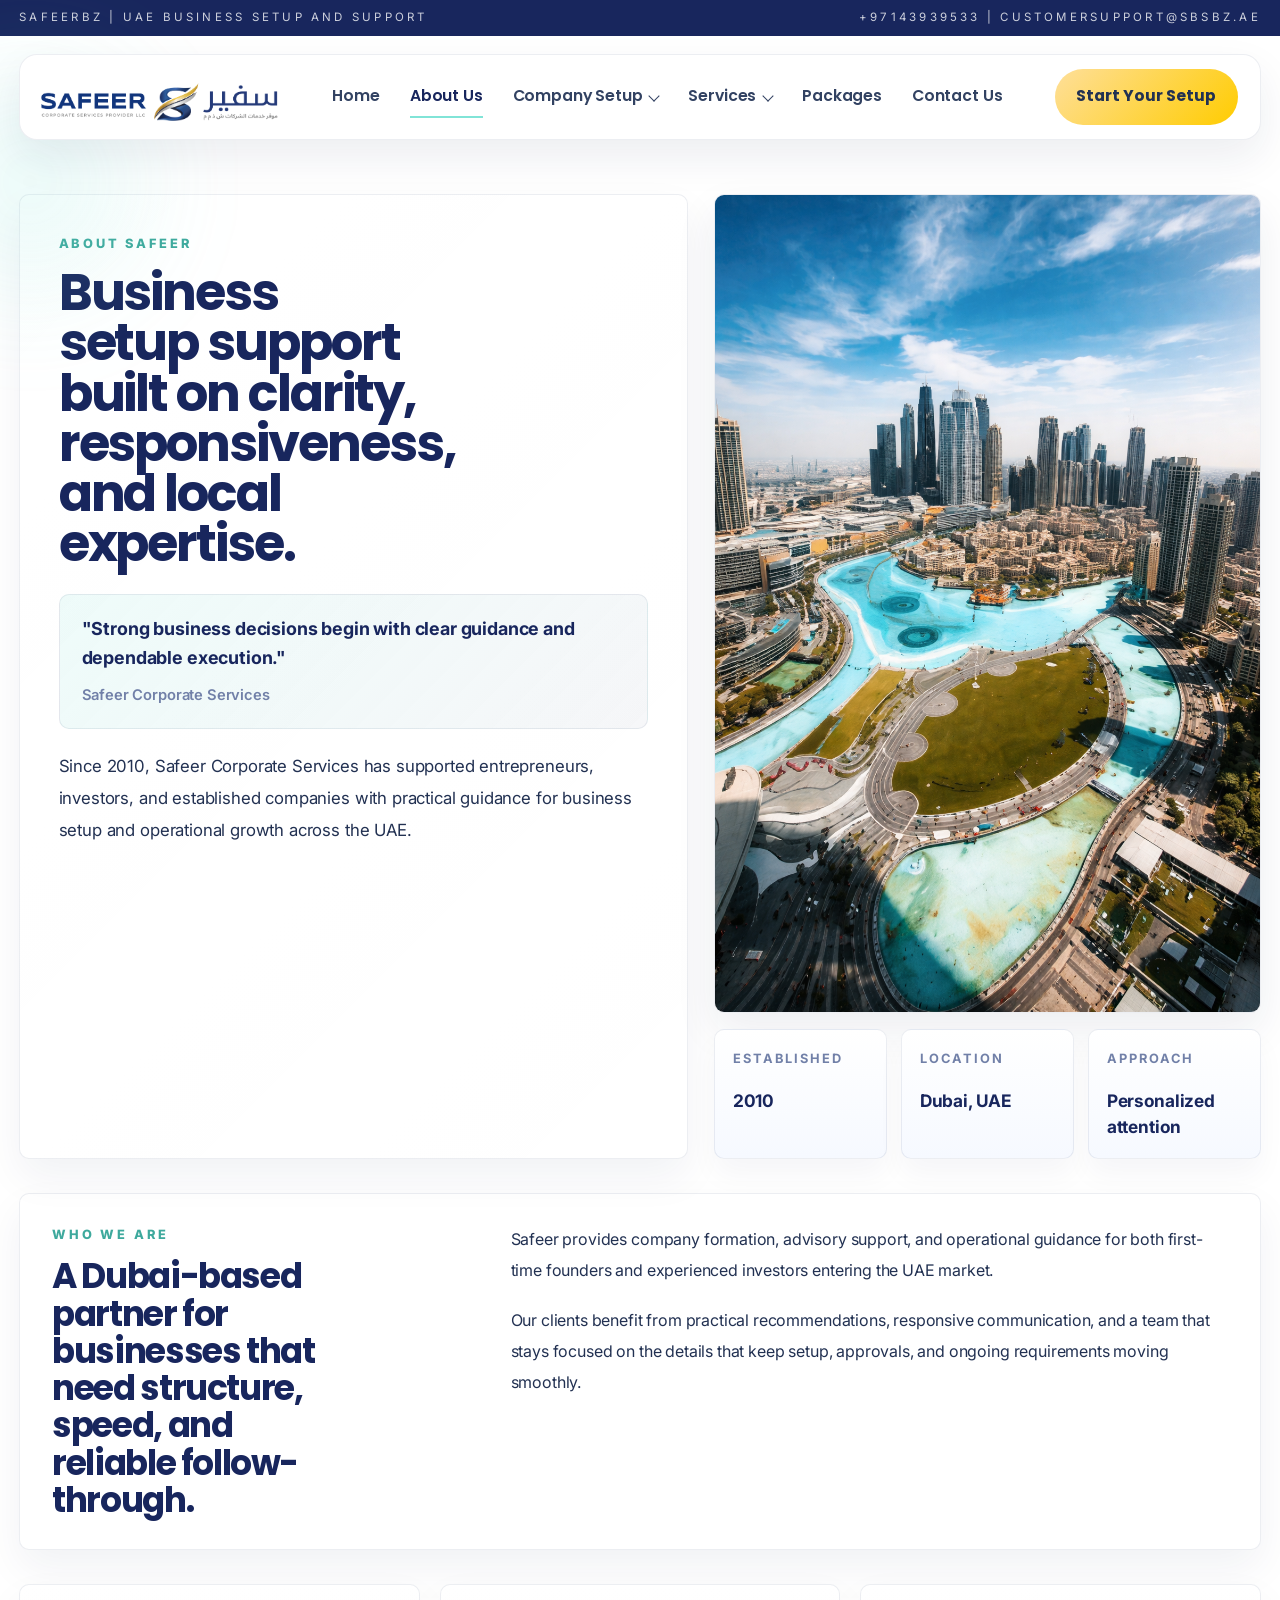
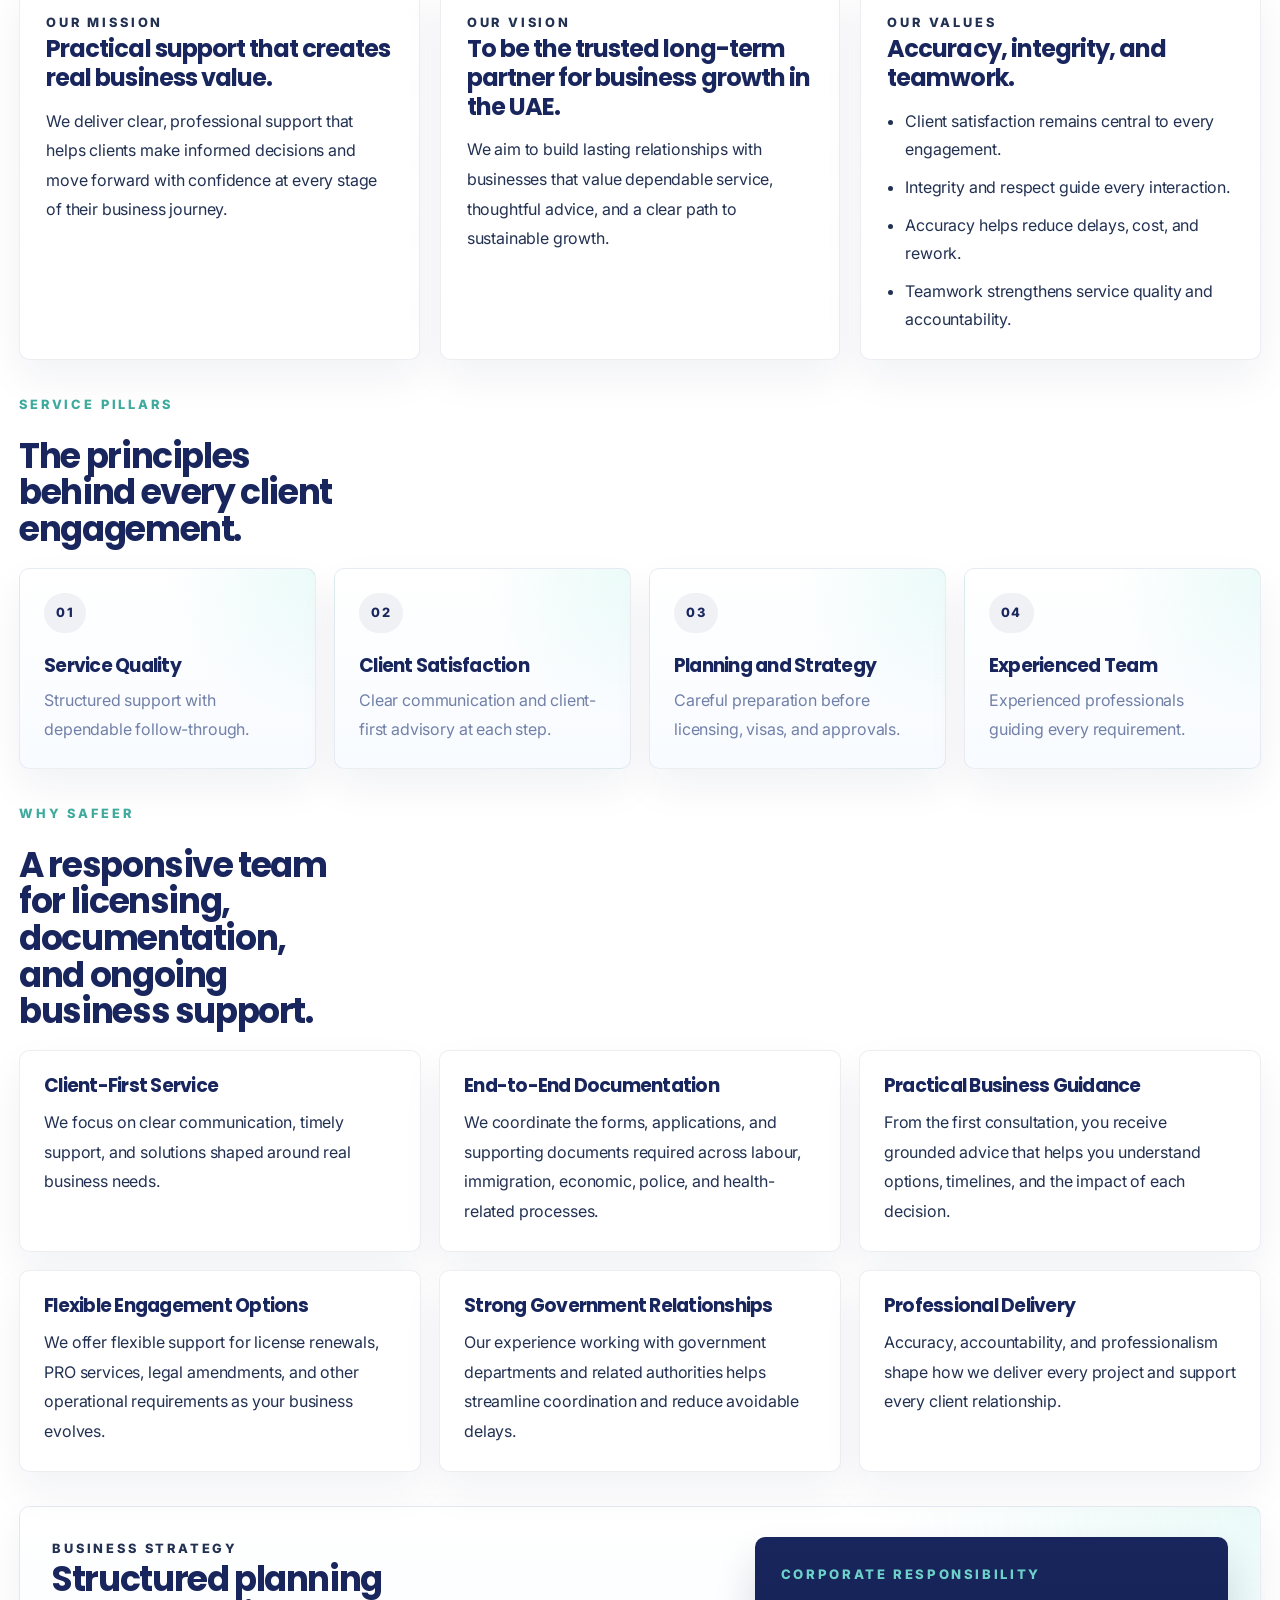
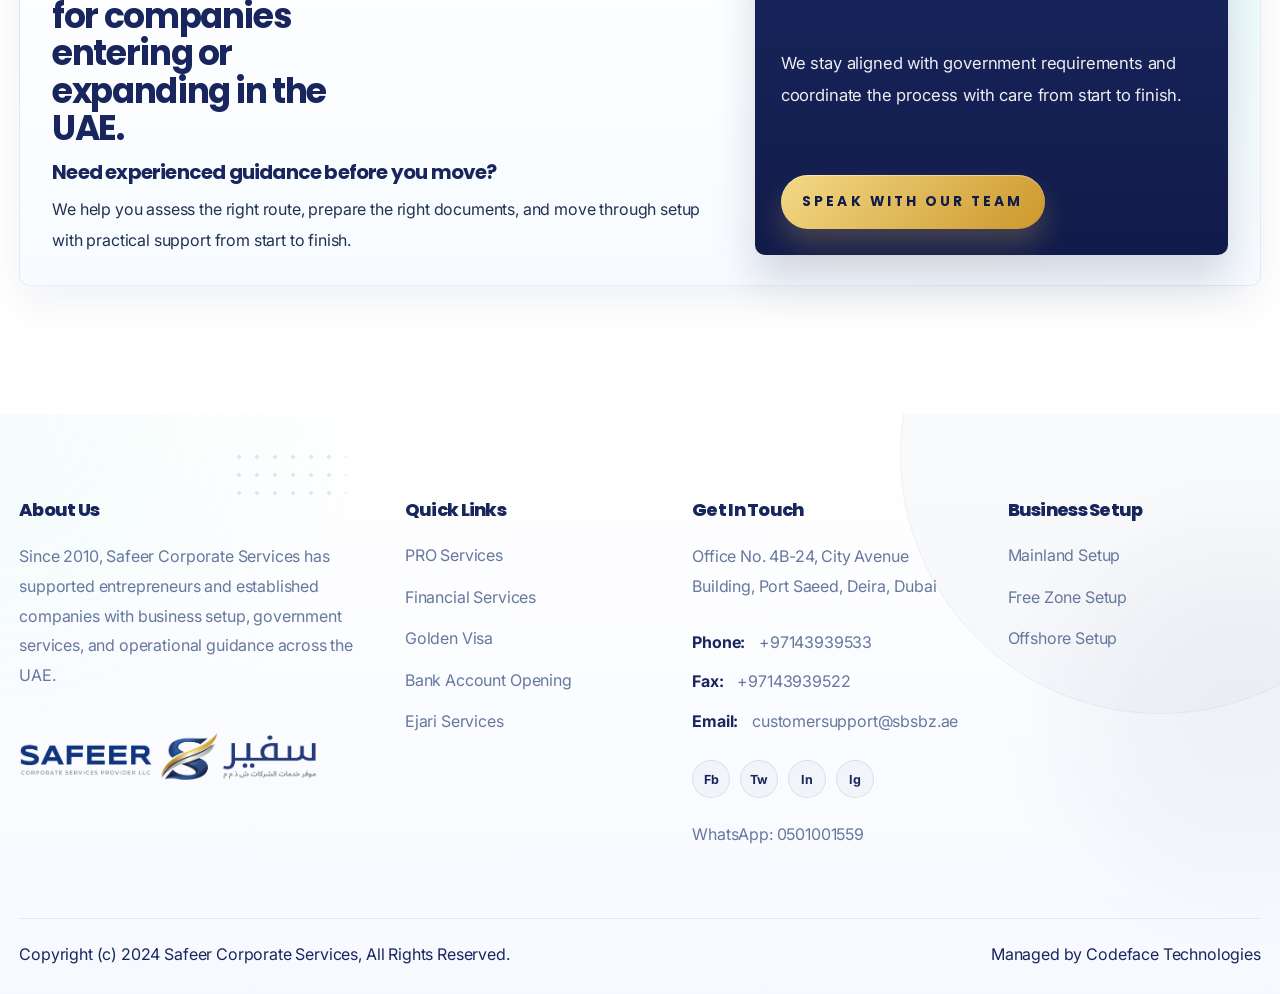
<file: safeerbz-ui/about.html>
<!DOCTYPE html>
<html lang="en">
  <head>
    <meta charset="UTF-8" />
    <meta name="viewport" content="width=device-width, initial-scale=1.0" />
    <title>About Us | Safeer Corporate Services</title>
    <link rel="preconnect" href="https://fonts.googleapis.com" />
    <link rel="preconnect" href="https://fonts.gstatic.com" crossorigin />
    <link
      href="https://fonts.googleapis.com/css2?family=Inter:wght@400;500;600;700;800&family=JetBrains+Mono:wght@500;700&family=Poppins:wght@600;700;800&display=swap"
      rel="stylesheet"
    />
    <link rel="stylesheet" href="styles.css" />
    <link rel="stylesheet" href="about.css" />
  </head>
  <body class="about-page">
    <div class="site-shell">
      <div class="topbar">
        <div class="topbar__inner">
          <p>SAFEERBZ | UAE business setup and support</p>
          <p>+97143939533 | customersupport@sbsbz.ae</p>
        </div>
      </div>

      <header class="header-wrap">
        <div class="header-card">
          <a class="brand" href="index.html" aria-label="Safeer home">
            <img src="assets/Safeer Logo final.png" alt="Safeer logo" />
          </a>

          <button
            class="nav-toggle"
            type="button"
            aria-expanded="false"
            aria-controls="site-nav"
          >
            <span></span>
            <span></span>
            <span></span>
          </button>

          <nav class="site-nav" id="site-nav">
            <a class="site-nav__link" href="index.html">Home</a>
            <a
              class="site-nav__link is-current"
              href="about.html"
              aria-current="page"
            >
              About Us
            </a>
            <div class="site-nav__dropdown">
              <span class="site-nav__link site-nav__dropdown-toggle site-nav__link--caret">
                Company Setup
              </span>
              <div class="site-nav__menu">
                <a class="site-nav__menu-link" href="Mainland_Company_Setup.html">Mainland Company Setup</a>
                <a class="site-nav__menu-link" href="Free_Zone_Company_Setup.html">Free Zone Company Setup</a>
                <a class="site-nav__menu-link" href="Offshore_Company_Setup.html">Offshore Company Setup</a>
              </div>
            </div>
            <div class="site-nav__dropdown">
              <span class="site-nav__link site-nav__dropdown-toggle site-nav__link--caret">
                Services
              </span>
              <div class="site-nav__menu">
                <a class="site-nav__menu-link" href="PRO_Services.html">PRO Services</a>
                <a class="site-nav__menu-link" href="Financial_Services.html">Financial Services</a>
                <a class="site-nav__menu-link" href="Golden_Visa.html">Golden Visa</a>
                <a class="site-nav__menu-link" href="Bank_Account_Opening.html">Bank Account Opening</a>
                <a class="site-nav__menu-link" href="Ejari_Services.html">Ejari Services</a>
              </div>
            </div>
            <a class="site-nav__link" href="#">Packages</a>
            <a class="site-nav__link" href="index.html#contact-title">Contact Us</a>
          </nav>

          <a class="btn btn--solid header-cta" href="index.html#contact-title">
            Start Your Setup
          </a>
        </div>
      </header>

      <main class="page about-main">
        <section class="about-hero" aria-labelledby="about-title">
          <div class="about-hero__grid">
            <div class="about-hero__content">
              <p class="section-tag">About Safeer</p>
              <h1 id="about-title">
                Business setup support built on clarity, responsiveness, and local expertise.
              </h1>

              <blockquote class="about-quote">
                <p>
                  "Strong business decisions begin with clear guidance and dependable execution."
                </p>
                <cite>Safeer Corporate Services</cite>
              </blockquote>

              <p class="about-lead">
                Since 2010, Safeer Corporate Services has supported entrepreneurs, investors, and established companies
                with practical guidance for business setup and operational growth across the UAE.
              </p>
            </div>

            <aside class="about-hero__visual">
              <div class="about-hero__image-shell">
                <img src="assets/Hero.jpg" alt="Dubai skyline" />
              </div>

              <div class="about-hero__facts" aria-label="Company overview">
                <article class="fact-card">
                  <span class="fact-card__label">Established</span>
                  <strong>2010</strong>
                </article>

                <article class="fact-card">
                  <span class="fact-card__label">Location</span>
                  <strong>Dubai, UAE</strong>
                </article>

                <article class="fact-card">
                  <span class="fact-card__label">Approach</span>
                  <strong>Personalized attention</strong>
                </article>
              </div>
            </aside>
          </div>
        </section>

        <section class="about-story" aria-labelledby="about-story-title">
          <div class="about-story__grid">
            <div class="about-story__intro">
              <p class="section-tag">Who We Are</p>
              <h2 id="about-story-title">
                A Dubai-based partner for businesses that need structure, speed, and reliable follow-through.
              </h2>
            </div>

            <div class="about-story__body">
              <p>
                Safeer provides company formation, advisory support, and operational guidance for both first-time
                founders and experienced investors entering the UAE market.
              </p>
              <p>
                Our clients benefit from practical recommendations, responsive communication, and a team that stays
                focused on the details that keep setup, approvals, and ongoing requirements moving smoothly.
              </p>
            </div>
          </div>
        </section>

        <section class="about-principles" aria-label="Mission vision and values">
          <article class="principle-card">
            <p class="section-tag">Our Mission</p>
            <h2>Practical support that creates real business value.</h2>
            <p>
              We deliver clear, professional support that helps clients make informed decisions and move forward with
              confidence at every stage of their business journey.
            </p>
          </article>

          <article class="principle-card">
            <p class="section-tag">Our Vision</p>
            <h2>To be the trusted long-term partner for business growth in the UAE.</h2>
            <p>
              We aim to build lasting relationships with businesses that value dependable service, thoughtful advice,
              and a clear path to sustainable growth.
            </p>
          </article>

          <article class="principle-card">
            <p class="section-tag">Our Values</p>
            <h2>Accuracy, integrity, and teamwork.</h2>
            <ul class="principle-list">
              <li>Client satisfaction remains central to every engagement.</li>
              <li>Integrity and respect guide every interaction.</li>
              <li>Accuracy helps reduce delays, cost, and rework.</li>
              <li>Teamwork strengthens service quality and accountability.</li>
            </ul>
          </article>
        </section>

        <section class="about-pillars" aria-labelledby="about-pillars-title">
          <div class="section-head">
            <p class="section-tag">Service Pillars</p>
            <h2 id="about-pillars-title">
              The principles behind every client engagement.
            </h2>
          </div>

          <div class="pillar-grid">
            <article class="pillar-card">
              <span class="pillar-card__index">01</span>
              <h3>Service Quality</h3>
              <p>Structured support with dependable follow-through.</p>
            </article>

            <article class="pillar-card">
              <span class="pillar-card__index">02</span>
              <h3>Client Satisfaction</h3>
              <p>Clear communication and client-first advisory at each step.</p>
            </article>

            <article class="pillar-card">
              <span class="pillar-card__index">03</span>
              <h3>Planning and Strategy</h3>
              <p>Careful preparation before licensing, visas, and approvals.</p>
            </article>

            <article class="pillar-card">
              <span class="pillar-card__index">04</span>
              <h3>Experienced Team</h3>
              <p>Experienced professionals guiding every requirement.</p>
            </article>
          </div>
        </section>

        <section class="about-why" aria-labelledby="why-title">
          <div class="section-head">
            <p class="section-tag">Why Safeer</p>
            <h2 id="why-title">
              A responsive team for licensing, documentation, and ongoing business support.
            </h2>
          </div>

          <div class="why-grid">
            <article class="why-card">
              <h3>Client-First Service</h3>
              <p>
                We focus on clear communication, timely support, and solutions shaped around real business needs.
              </p>
            </article>

            <article class="why-card">
              <h3>End-to-End Documentation</h3>
              <p>
                We coordinate the forms, applications, and supporting documents required across labour, immigration,
                economic, police, and health-related processes.
              </p>
            </article>

            <article class="why-card">
              <h3>Practical Business Guidance</h3>
              <p>
                From the first consultation, you receive grounded advice that helps you understand options, timelines,
                and the impact of each decision.
              </p>
            </article>

            <article class="why-card">
              <h3>Flexible Engagement Options</h3>
              <p>
                We offer flexible support for license renewals, PRO services, legal amendments, and other operational
                requirements as your business evolves.
              </p>
            </article>

            <article class="why-card">
              <h3>Strong Government Relationships</h3>
              <p>
                Our experience working with government departments and related authorities helps streamline coordination
                and reduce avoidable delays.
              </p>
            </article>

            <article class="why-card">
              <h3>Professional Delivery</h3>
              <p>
                Accuracy, accountability, and professionalism shape how we deliver every project and support every
                client relationship.
              </p>
            </article>
          </div>
        </section>

        <section class="about-strategy" aria-labelledby="strategy-title">
          <div class="about-strategy__grid">
            <div class="about-strategy__content">
              <p class="section-tag">Business Strategy</p>
              <h2 id="strategy-title">
                Structured planning for companies entering or expanding in the UAE.
              </h2>
              <h3>Need experienced guidance before you move?</h3>
              <p>
                We help you assess the right route, prepare the right documents, and move through setup with practical
                support from start to finish.
              </p>
            </div>

            <aside class="about-strategy__panel">
              <p class="about-strategy__label">Corporate Responsibility</p>
              <p class="about-strategy__text">
                We stay aligned with government requirements and coordinate the process with care from start to finish.
              </p>
              <a class="btn btn--solid about-strategy__cta" href="index.html#contact-title">
                Speak With Our Team
              </a>
            </aside>
          </div>
        </section>
      </main>

      <footer class="site-footer">
        <div class="site-footer__shell">
          <div class="site-footer__top">
            <section class="site-footer__brand">
              <h2 class="site-footer__heading">About Us</h2>
              <p class="site-footer__about">
                Since 2010, Safeer Corporate Services has supported entrepreneurs and established companies with
                business setup, government services, and operational guidance across the UAE.
              </p>
              <img
                class="site-footer__logo"
                src="assets/Safeer Logo final.png"
                alt="Safeer logo"
              />
            </section>

            <section class="site-footer__column">
              <h2 class="site-footer__heading">Quick Links</h2>
              <ul class="site-footer__links">
                <li><a href="PRO_Services.html">PRO Services</a></li>
                <li><a href="Financial_Services.html">Financial Services</a></li>
                <li><a href="Golden_Visa.html">Golden Visa</a></li>
                <li><a href="Bank_Account_Opening.html">Bank Account Opening</a></li>
                <li><a href="Ejari_Services.html">Ejari Services</a></li>
              </ul>
            </section>

            <section class="site-footer__column">
              <h2 class="site-footer__heading">Get In Touch</h2>
              <address class="site-footer__address">
                Office No. 4B-24, City Avenue Building, Port Saeed, Deira,
                Dubai
              </address>
              <div class="site-footer__details">
                <p><span>Phone:</span> +97143939533</p>
                <p><span>Fax:</span> +97143939522</p>
                <p><span>Email:</span> customersupport@sbsbz.ae</p>
              </div>
              <div class="site-footer__socials" aria-label="Social media">
                <a href="#" aria-label="Facebook">Fb</a>
                <a href="#" aria-label="Twitter">Tw</a>
                <a href="#" aria-label="LinkedIn">In</a>
                <a href="#" aria-label="Instagram">Ig</a>
              </div>
              <p class="site-footer__whatsapp">WhatsApp: 0501001559</p>
            </section>

            <section class="site-footer__column">
              <h2 class="site-footer__heading">Business Setup</h2>
              <ul class="site-footer__links">
                <li><a href="Mainland_Company_Setup.html">Mainland Setup</a></li>
                <li><a href="Free_Zone_Company_Setup.html">Free Zone Setup</a></li>
                <li><a href="Offshore_Company_Setup.html">Offshore Setup</a></li>
              </ul>
            </section>
          </div>

          <div class="site-footer__bottom">
            <p>
              Copyright (c) 2024 Safeer Corporate Services, All Rights Reserved.
            </p>
            <p>Managed by Codeface Technologies</p>
          </div>
        </div>
      </footer>
    </div>

    <script src="main.js"></script>
  </body>
</html>
</file>
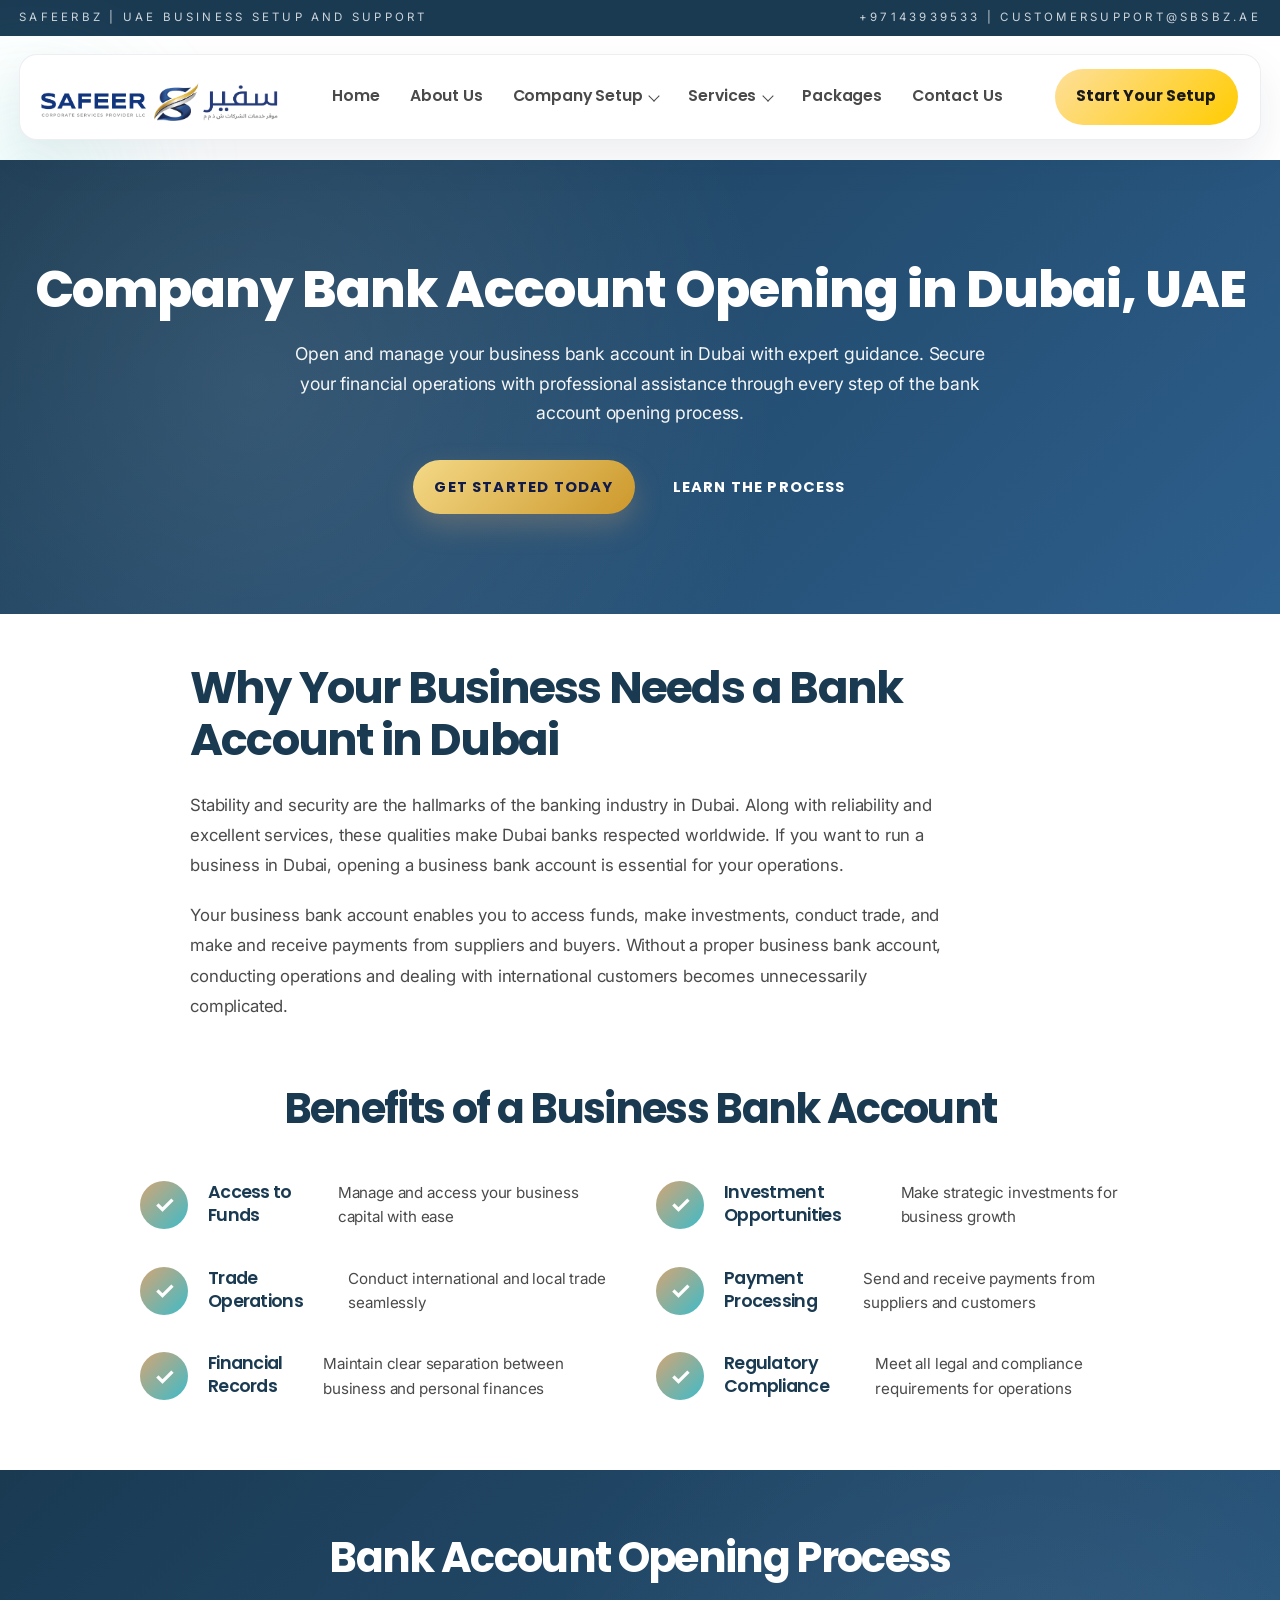
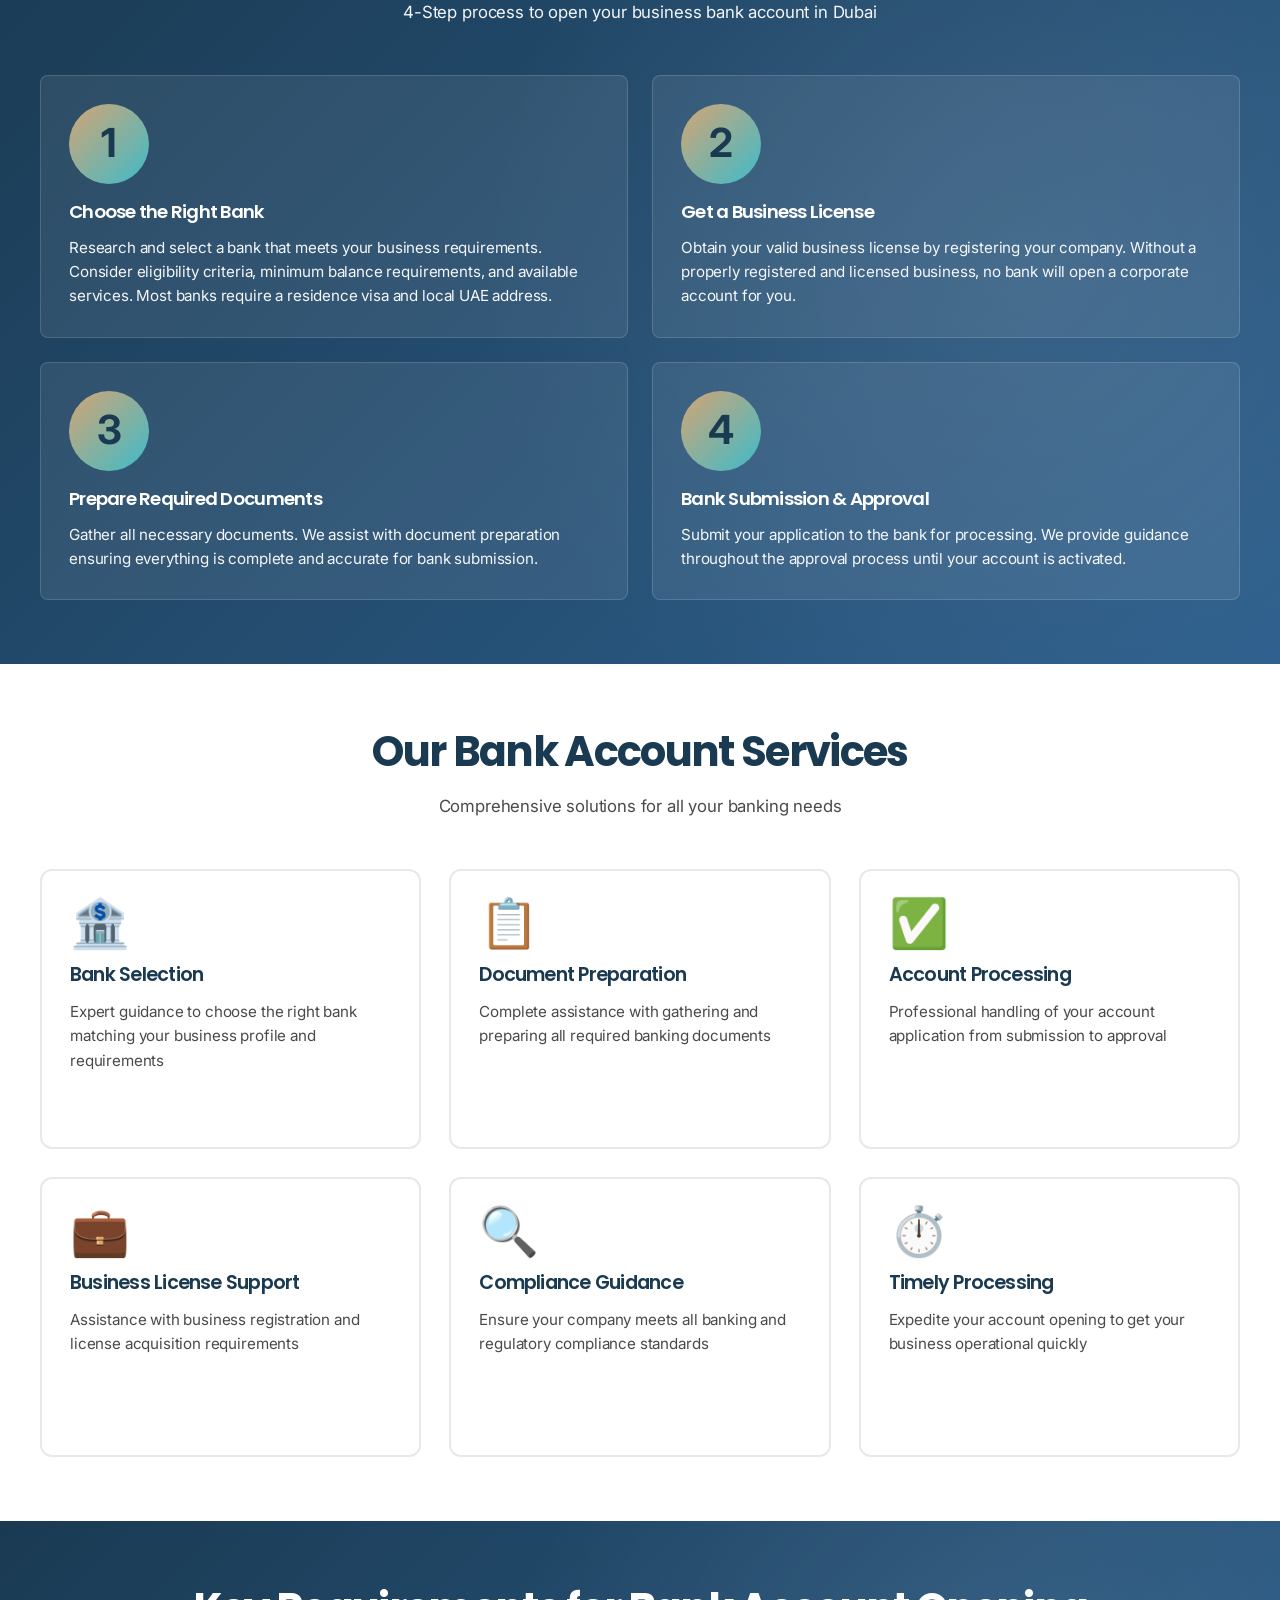
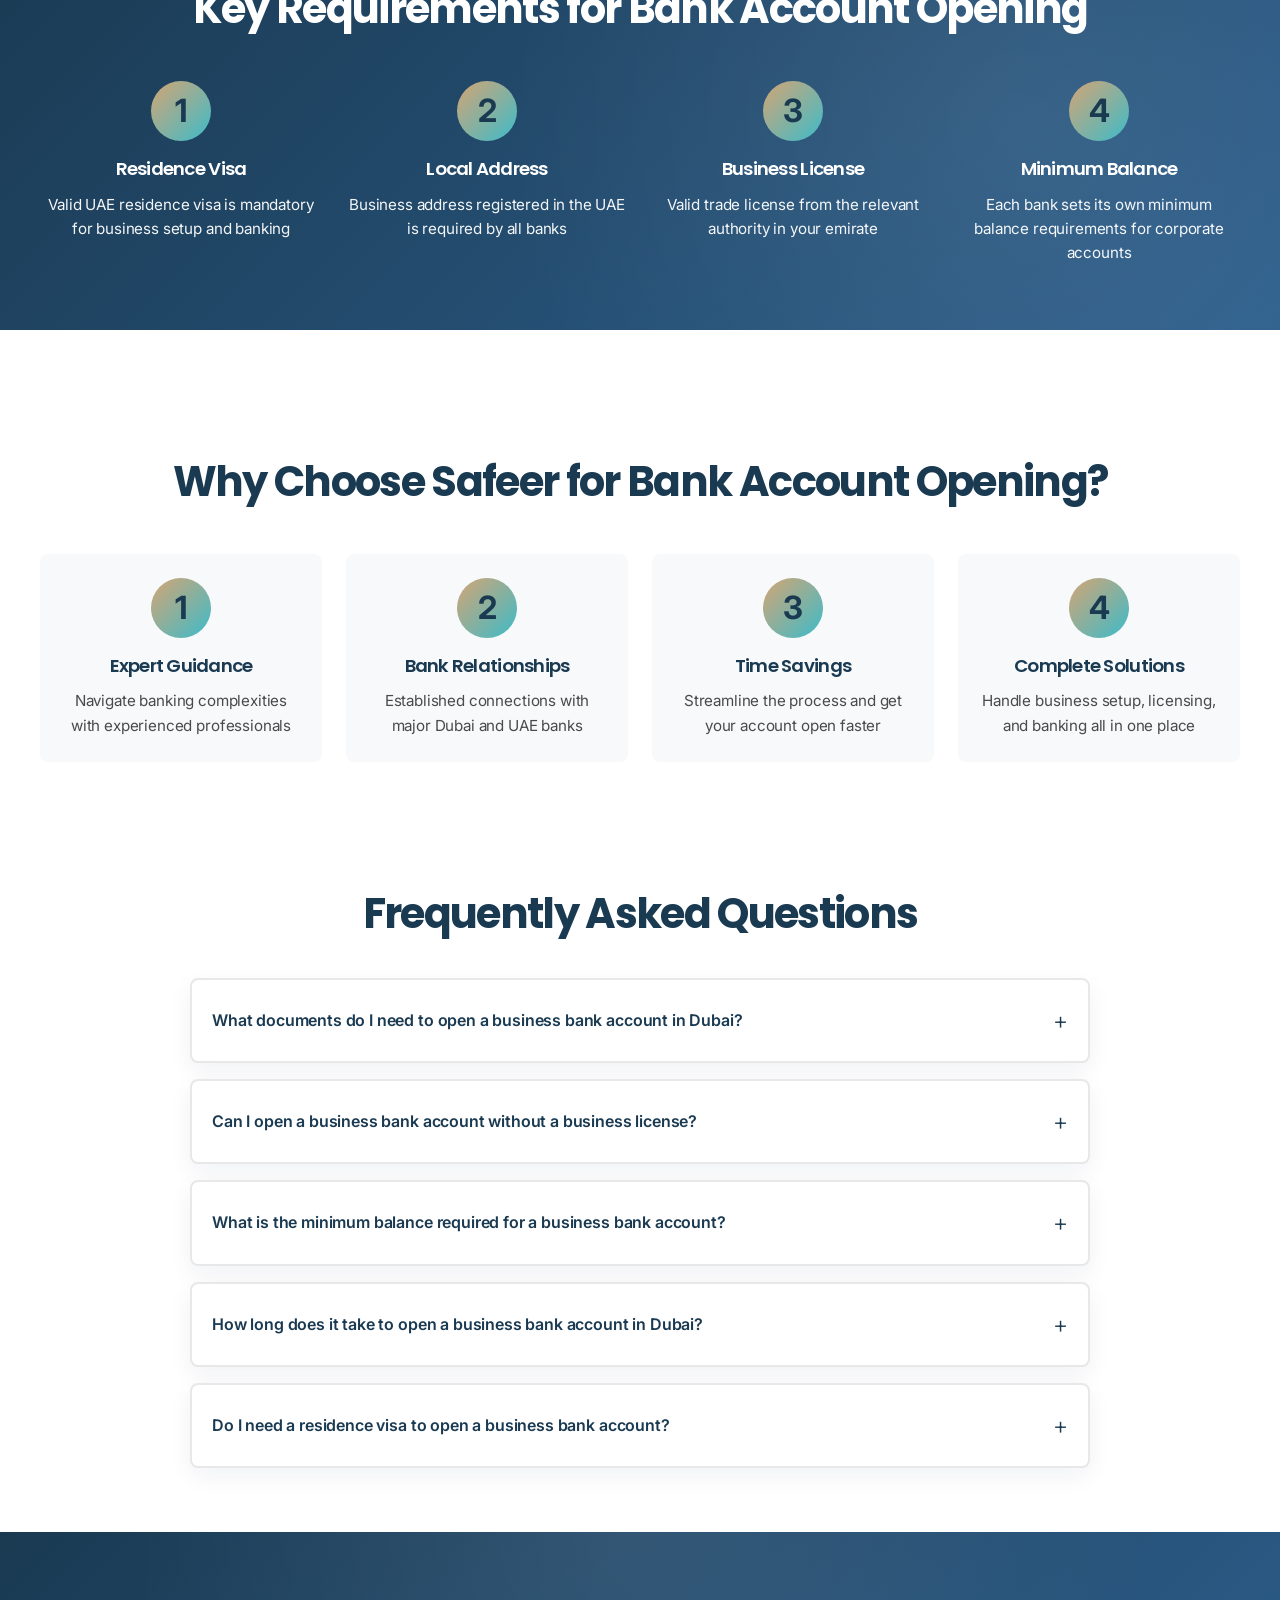
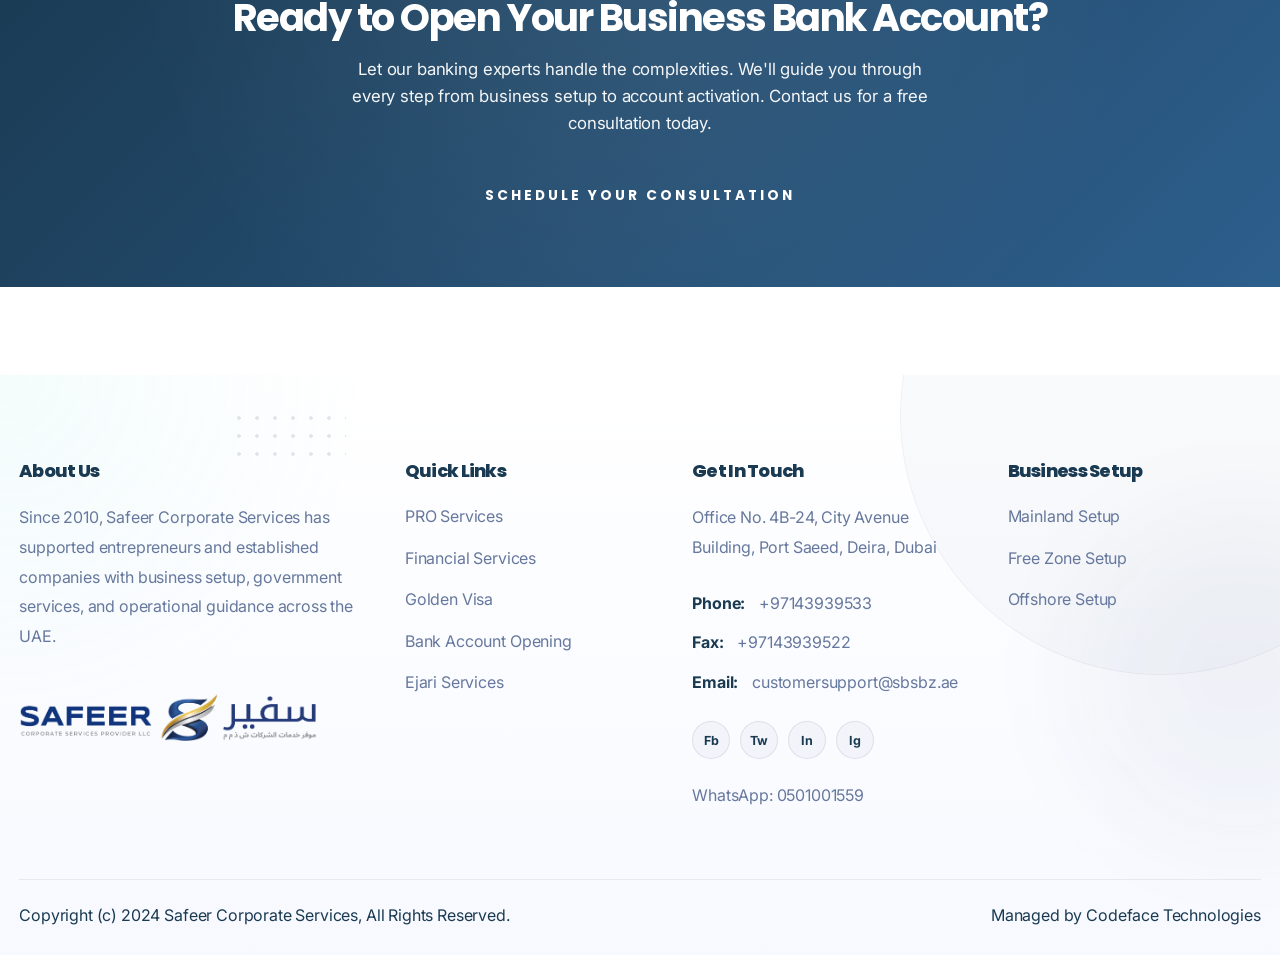
<file: safeerbz-ui/Bank_Account_Opening.html>
<!doctype html>
<html lang="en">
    <head>
        <meta charset="UTF-8" />
        <meta name="viewport" content="width=device-width, initial-scale=1.0" />
        <title>Bank Account Opening | Safeer Corporate Services</title>
        <link rel="preconnect" href="https://fonts.googleapis.com" />
        <link rel="preconnect" href="https://fonts.gstatic.com" crossorigin />
        <link
            href="https://fonts.googleapis.com/css2?family=Inter:wght@400;500;600;700;800&family=JetBrains+Mono:wght@500;700&family=Poppins:wght@600;700;800&display=swap"
            rel="stylesheet"
        />
        <link rel="stylesheet" href="styles.css" />
        <link rel="stylesheet" href="bank-account-styles.css" />
    </head>
    <body>
        <div class="site-shell">
            <div class="topbar">
                <div class="topbar__inner">
                    <p>SAFEERBZ | UAE business setup and support</p>
                    <p>+97143939533 | customersupport@sbsbz.ae</p>
                </div>
            </div>
            <header class="header-wrap">
                <div class="header-card">
                    <a class="brand" href="index.html" aria-label="Safeer home">
                        <img src="assets/Safeer Logo final.png" alt="Safeer logo" />
                    </a>
                    <button class="nav-toggle" type="button" aria-expanded="false" aria-controls="site-nav">
                        <span></span>
                        <span></span>
                        <span></span>
                    </button>
                    <nav class="site-nav" id="site-nav">
                        <a class="site-nav__link" href="index.html">Home</a>
                        <a class="site-nav__link" href="about.html">About Us</a>
                        <div class="site-nav__dropdown">
                            <span class="site-nav__link site-nav__dropdown-toggle site-nav__link--caret"
                                >Company Setup</span
                            >
                            <div class="site-nav__menu">
                                <a class="site-nav__menu-link" href="Mainland_Company_Setup.html">Mainland Company Setup</a>
                                <a class="site-nav__menu-link" href="Free_Zone_Company_Setup.html"
                                    >Free Zone Company Setup</a
                                >
                                <a class="site-nav__menu-link" href="Offshore_Company_Setup.html">Offshore Company Setup</a>
                            </div>
                        </div>
                        <div class="site-nav__dropdown">
                            <span class="site-nav__link site-nav__dropdown-toggle site-nav__link--caret is-current"
                                >Services</span
                            >
                            <div class="site-nav__menu">
                                <a class="site-nav__menu-link" href="PRO_Services.html">PRO Services</a>
                                <a class="site-nav__menu-link" href="Financial_Services.html">Financial Services</a>
                                <a class="site-nav__menu-link" href="Golden_Visa.html">Golden Visa</a>
                                <a
                                    class="site-nav__menu-link is-current"
                                    href="Bank_Account_Opening.html"
                                    aria-current="page"
                                    >Bank Account Opening</a
                                >
                                <a class="site-nav__menu-link" href="Ejari_Services.html">Ejari Services</a>
                            </div>
                        </div>
                        <a class="site-nav__link" href="#">Packages</a>
                        <a class="site-nav__link" href="index.html#contact-title">Contact Us</a>
                    </nav>
                    <a class="btn btn--solid header-cta" href="index.html#contact-title">Start Your Setup</a>
                </div>
            </header>
            <main class="page">
                <!-- Hero Banner Section -->
                <section class="bank-banner" aria-labelledby="bank-title">
                    <h1 id="bank-title">Company Bank Account Opening in Dubai, UAE</h1>
                    <p>
                        Open and manage your business bank account in Dubai with expert guidance. Secure your financial
                        operations with professional assistance through every step of the bank account opening process.
                    </p>
                    <div class="banner-actions">
                        <a class="btn btn--banner-primary" href="index.html#contact-title">GET STARTED TODAY</a>
                        <a class="btn btn--banner-secondary" href="#process-section">LEARN THE PROCESS</a>
                    </div>
                </section>

                <!-- Bank Account Overview Section -->
                <section class="bank-overview" aria-labelledby="overview-title">
                    <div class="overview-container">
                        <div class="overview-content">
                            <h2 id="overview-title">Why Your Business Needs a Bank Account in Dubai</h2>
                            <p>
                                Stability and security are the hallmarks of the banking industry in Dubai. Along with
                                reliability and excellent services, these qualities make Dubai banks respected worldwide. If
                                you want to run a business in Dubai, opening a business bank account is essential for your
                                operations.
                            </p>
                            <p>
                                Your business bank account enables you to access funds, make investments, conduct trade, and
                                make and receive payments from suppliers and buyers. Without a proper business bank account,
                                conducting operations and dealing with international customers becomes unnecessarily
                                complicated.
                            </p>
                        </div>
                    </div>
                </section>

                <!-- Benefits Section -->
                <section class="bank-benefits" aria-labelledby="benefits-title">
                    <h2 id="benefits-title">Benefits of a Business Bank Account</h2>
                    <div class="benefits-list">
                        <div class="benefit-item">
                            <span class="checkmark">✓</span>
                            <h3>Access to Funds</h3>
                            <p>Manage and access your business capital with ease</p>
                        </div>
                        <div class="benefit-item">
                            <span class="checkmark">✓</span>
                            <h3>Investment Opportunities</h3>
                            <p>Make strategic investments for business growth</p>
                        </div>
                        <div class="benefit-item">
                            <span class="checkmark">✓</span>
                            <h3>Trade Operations</h3>
                            <p>Conduct international and local trade seamlessly</p>
                        </div>
                        <div class="benefit-item">
                            <span class="checkmark">✓</span>
                            <h3>Payment Processing</h3>
                            <p>Send and receive payments from suppliers and customers</p>
                        </div>
                        <div class="benefit-item">
                            <span class="checkmark">✓</span>
                            <h3>Financial Records</h3>
                            <p>Maintain clear separation between business and personal finances</p>
                        </div>
                        <div class="benefit-item">
                            <span class="checkmark">✓</span>
                            <h3>Regulatory Compliance</h3>
                            <p>Meet all legal and compliance requirements for operations</p>
                        </div>
                    </div>
                </section>

                <!-- Process Section -->
                <section class="bank-process" id="process-section" aria-labelledby="process-title">
                    <div class="process-header">
                        <h2 id="process-title">Bank Account Opening Process</h2>
                        <p>4-Step process to open your business bank account in Dubai</p>
                    </div>
                    <div class="process-steps">
                        <div class="step">
                            <div class="step-number">1</div>
                            <h3>Choose the Right Bank</h3>
                            <p>
                                Research and select a bank that meets your business requirements. Consider eligibility
                                criteria, minimum balance requirements, and available services. Most banks require a
                                residence visa and local UAE address.
                            </p>
                        </div>
                        <div class="step">
                            <div class="step-number">2</div>
                            <h3>Get a Business License</h3>
                            <p>
                                Obtain your valid business license by registering your company. Without a properly
                                registered and licensed business, no bank will open a corporate account for you.
                            </p>
                        </div>
                        <div class="step">
                            <div class="step-number">3</div>
                            <h3>Prepare Required Documents</h3>
                            <p>
                                Gather all necessary documents. We assist with document preparation ensuring everything is
                                complete and accurate for bank submission.
                            </p>
                        </div>
                        <div class="step">
                            <div class="step-number">4</div>
                            <h3>Bank Submission & Approval</h3>
                            <p>
                                Submit your application to the bank for processing. We provide guidance throughout the
                                approval process until your account is activated.
                            </p>
                        </div>
                    </div>
                </section>

                <!-- Services Grid Section -->
                <section class="bank-services" aria-labelledby="services-title">
                    <div class="services-header">
                        <h2 id="services-title">Our Bank Account Services</h2>
                        <p>Comprehensive solutions for all your banking needs</p>
                    </div>
                    <div class="services-grid">
                        <div class="service-box">
                            <div class="service-icon">🏦</div>
                            <h3>Bank Selection</h3>
                            <p>Expert guidance to choose the right bank matching your business profile and requirements</p>
                        </div>
                        <div class="service-box">
                            <div class="service-icon">📋</div>
                            <h3>Document Preparation</h3>
                            <p>Complete assistance with gathering and preparing all required banking documents</p>
                        </div>
                        <div class="service-box">
                            <div class="service-icon">✅</div>
                            <h3>Account Processing</h3>
                            <p>Professional handling of your account application from submission to approval</p>
                        </div>
                        <div class="service-box">
                            <div class="service-icon">💼</div>
                            <h3>Business License Support</h3>
                            <p>Assistance with business registration and license acquisition requirements</p>
                        </div>
                        <div class="service-box">
                            <div class="service-icon">🔍</div>
                            <h3>Compliance Guidance</h3>
                            <p>Ensure your company meets all banking and regulatory compliance standards</p>
                        </div>
                        <div class="service-box">
                            <div class="service-icon">⏱️</div>
                            <h3>Timely Processing</h3>
                            <p>Expedite your account opening to get your business operational quickly</p>
                        </div>
                    </div>
                </section>

                <!-- Key Requirements Section -->
                <section class="bank-requirements" aria-labelledby="requirements-title">
                    <div class="requirements-wrapper">
                        <h2 id="requirements-title">Key Requirements for Bank Account Opening</h2>
                        <div class="requirements-grid">
                            <div class="requirement-card">
                                <div class="requirement-number">1</div>
                                <h3>Residence Visa</h3>
                                <p>Valid UAE residence visa is mandatory for business setup and banking</p>
                            </div>
                            <div class="requirement-card">
                                <div class="requirement-number">2</div>
                                <h3>Local Address</h3>
                                <p>Business address registered in the UAE is required by all banks</p>
                            </div>
                            <div class="requirement-card">
                                <div class="requirement-number">3</div>
                                <h3>Business License</h3>
                                <p>Valid trade license from the relevant authority in your emirate</p>
                            </div>
                            <div class="requirement-card">
                                <div class="requirement-number">4</div>
                                <h3>Minimum Balance</h3>
                                <p>Each bank sets its own minimum balance requirements for corporate accounts</p>
                            </div>
                        </div>
                    </div>
                </section>

                <!-- Why Choose Safeer Section -->
                <section class="bank-why-us" aria-labelledby="why-us-title">
                    <div class="why-us-wrapper">
                        <h2 id="why-us-title">Why Choose Safeer for Bank Account Opening?</h2>
                        <div class="reasons-grid">
                            <div class="reason-card">
                                <div class="reason-number">1</div>
                                <h3>Expert Guidance</h3>
                                <p>Navigate banking complexities with experienced professionals</p>
                            </div>
                            <div class="reason-card">
                                <div class="reason-number">2</div>
                                <h3>Bank Relationships</h3>
                                <p>Established connections with major Dubai and UAE banks</p>
                            </div>
                            <div class="reason-card">
                                <div class="reason-number">3</div>
                                <h3>Time Savings</h3>
                                <p>Streamline the process and get your account open faster</p>
                            </div>
                            <div class="reason-card">
                                <div class="reason-number">4</div>
                                <h3>Complete Solutions</h3>
                                <p>Handle business setup, licensing, and banking all in one place</p>
                            </div>
                        </div>
                    </div>
                </section>

                <!-- FAQ Section -->
                <section class="bank-faq" aria-labelledby="faq-title">
                    <div class="faq-container">
                        <h2 id="faq-title">Frequently Asked Questions</h2>
                        <div class="faq-list">
                            <details class="faq-item">
                                <summary>What documents do I need to open a business bank account in Dubai?</summary>
                                <p>
                                    Required documents typically include: valid passport and residence visa, business
                                    license/trade license, company registration certificate, memorandum and articles of
                                    association, bank reference letters, and proof of business address. Specific
                                    requirements vary by bank.
                                </p>
                            </details>
                            <details class="faq-item">
                                <summary>Can I open a business bank account without a business license?</summary>
                                <p>
                                    No, a valid business license is essential. All banks require proof of proper company
                                    registration and licensing before opening a corporate account. This is a fundamental
                                    requirement by UAE banking regulations.
                                </p>
                            </details>
                            <details class="faq-item">
                                <summary>What is the minimum balance required for a business bank account?</summary>
                                <p>
                                    Minimum balance requirements vary by bank and account type. Some banks require AED
                                    10,000, while others may require more. We can help identify banks with minimums that
                                    suit your business requirements.
                                </p>
                            </details>
                            <details class="faq-item">
                                <summary>How long does it take to open a business bank account in Dubai?</summary>
                                <p>
                                    The process typically takes 5-15 business days from document submission, depending on
                                    the bank and completeness of your application. With our guidance, we ensure faster
                                    processing through proper preparation.
                                </p>
                            </details>
                            <details class="faq-item">
                                <summary>Do I need a residence visa to open a business bank account?</summary>
                                <p>
                                    Yes, a valid UAE residence visa is required by most banks. This is why obtaining your
                                    business visa early in the setup process is crucial. We assist with visa processing as
                                    part of our complete business setup services.
                                </p>
                            </details>
                        </div>
                    </div>
                </section>

                <!-- CTA Section -->
                <section class="bank-cta" aria-labelledby="cta-title">
                    <h2 id="cta-title">Ready to Open Your Business Bank Account?</h2>
                    <p>
                        Let our banking experts handle the complexities. We'll guide you through every step from business
                        setup to account activation. Contact us for a free consultation today.
                    </p>
                    <a class="btn btn--cta-primary" href="index.html#contact-title">SCHEDULE YOUR CONSULTATION</a>
                </section>
            </main>
            <footer class="site-footer">
                <div class="site-footer__shell">
                    <div class="site-footer__top">
                        <section class="site-footer__brand">
                            <h2 class="site-footer__heading">About Us</h2>
                            <p class="site-footer__about">
                                Since 2010, Safeer Corporate Services has supported entrepreneurs and established companies
                                with business setup, government services, and operational guidance across the UAE.
                            </p>
                            <img class="site-footer__logo" src="assets/Safeer Logo final.png" alt="Safeer logo" />
                        </section>
                        <section class="site-footer__column">
                            <h2 class="site-footer__heading">Quick Links</h2>
                            <ul class="site-footer__links">
                                <li><a href="PRO_Services.html">PRO Services</a></li>
                                <li><a href="Financial_Services.html">Financial Services</a></li>
                                <li><a href="Golden_Visa.html">Golden Visa</a></li>
                                <li><a href="Bank_Account_Opening.html">Bank Account Opening</a></li>
                                <li><a href="Ejari_Services.html">Ejari Services</a></li>
                            </ul>
                        </section>
                        <section class="site-footer__column">
                            <h2 class="site-footer__heading">Get In Touch</h2>
                            <address class="site-footer__address">
                                Office No. 4B-24, City Avenue Building, Port Saeed, Deira, Dubai
                            </address>
                            <div class="site-footer__details">
                                <p><span>Phone:</span> +97143939533</p>
                                <p><span>Fax:</span> +97143939522</p>
                                <p><span>Email:</span> customersupport@sbsbz.ae</p>
                            </div>
                            <div class="site-footer__socials" aria-label="Social media">
                                <a href="#" aria-label="Facebook">Fb</a>
                                <a href="#" aria-label="Twitter">Tw</a>
                                <a href="#" aria-label="LinkedIn">In</a>
                                <a href="#" aria-label="Instagram">Ig</a>
                            </div>
                            <p class="site-footer__whatsapp">WhatsApp: 0501001559</p>
                        </section>
                        <section class="site-footer__column">
                            <h2 class="site-footer__heading">Business Setup</h2>
                            <ul class="site-footer__links">
                                <li><a href="Mainland_Company_Setup.html">Mainland Setup</a></li>
                                <li><a href="Free_Zone_Company_Setup.html">Free Zone Setup</a></li>
                                <li><a href="Offshore_Company_Setup.html">Offshore Setup</a></li>
                            </ul>
                        </section>
                    </div>
                    <div class="site-footer__bottom">
                        <p>Copyright (c) 2024 Safeer Corporate Services, All Rights Reserved.</p>
                        <p>Managed by Codeface Technologies</p>
                    </div>
                </div>
            </footer>
        </div>
        <script src="main.js"></script>
    </body>
</html>
</file>
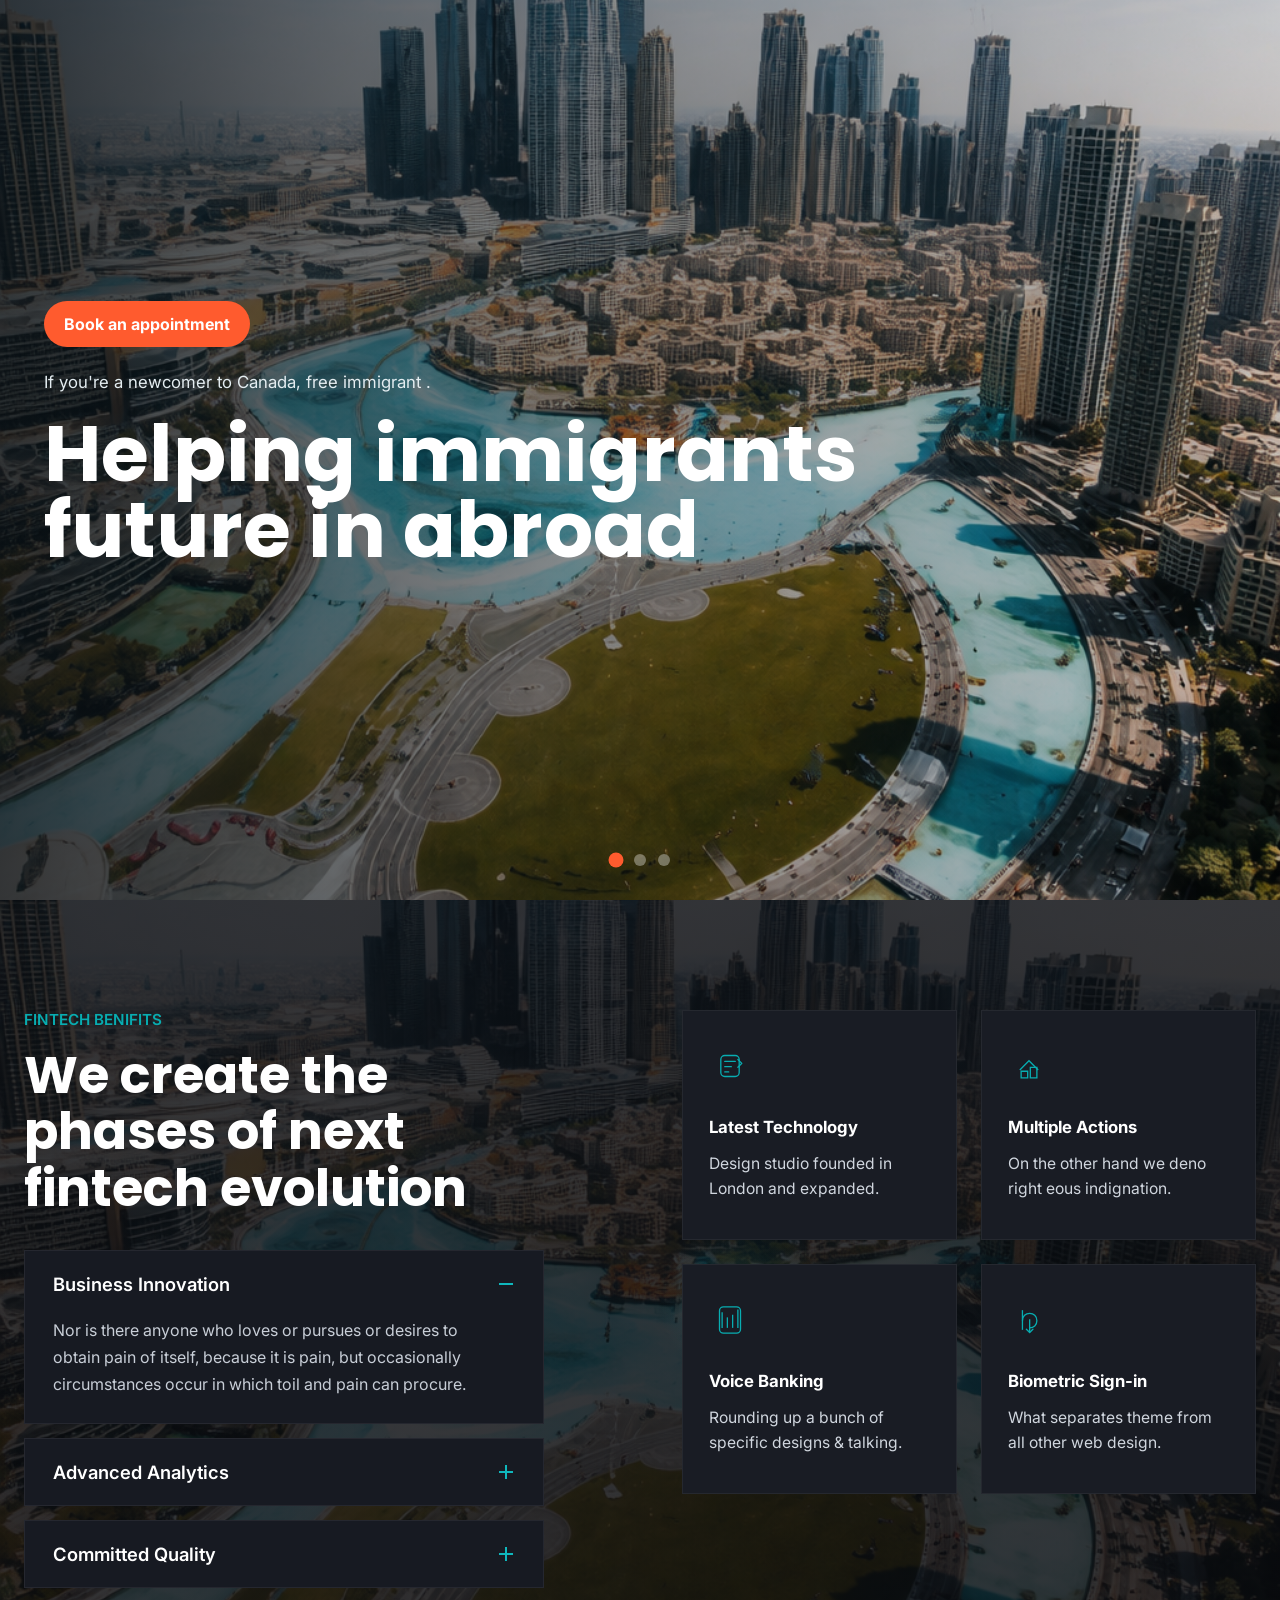
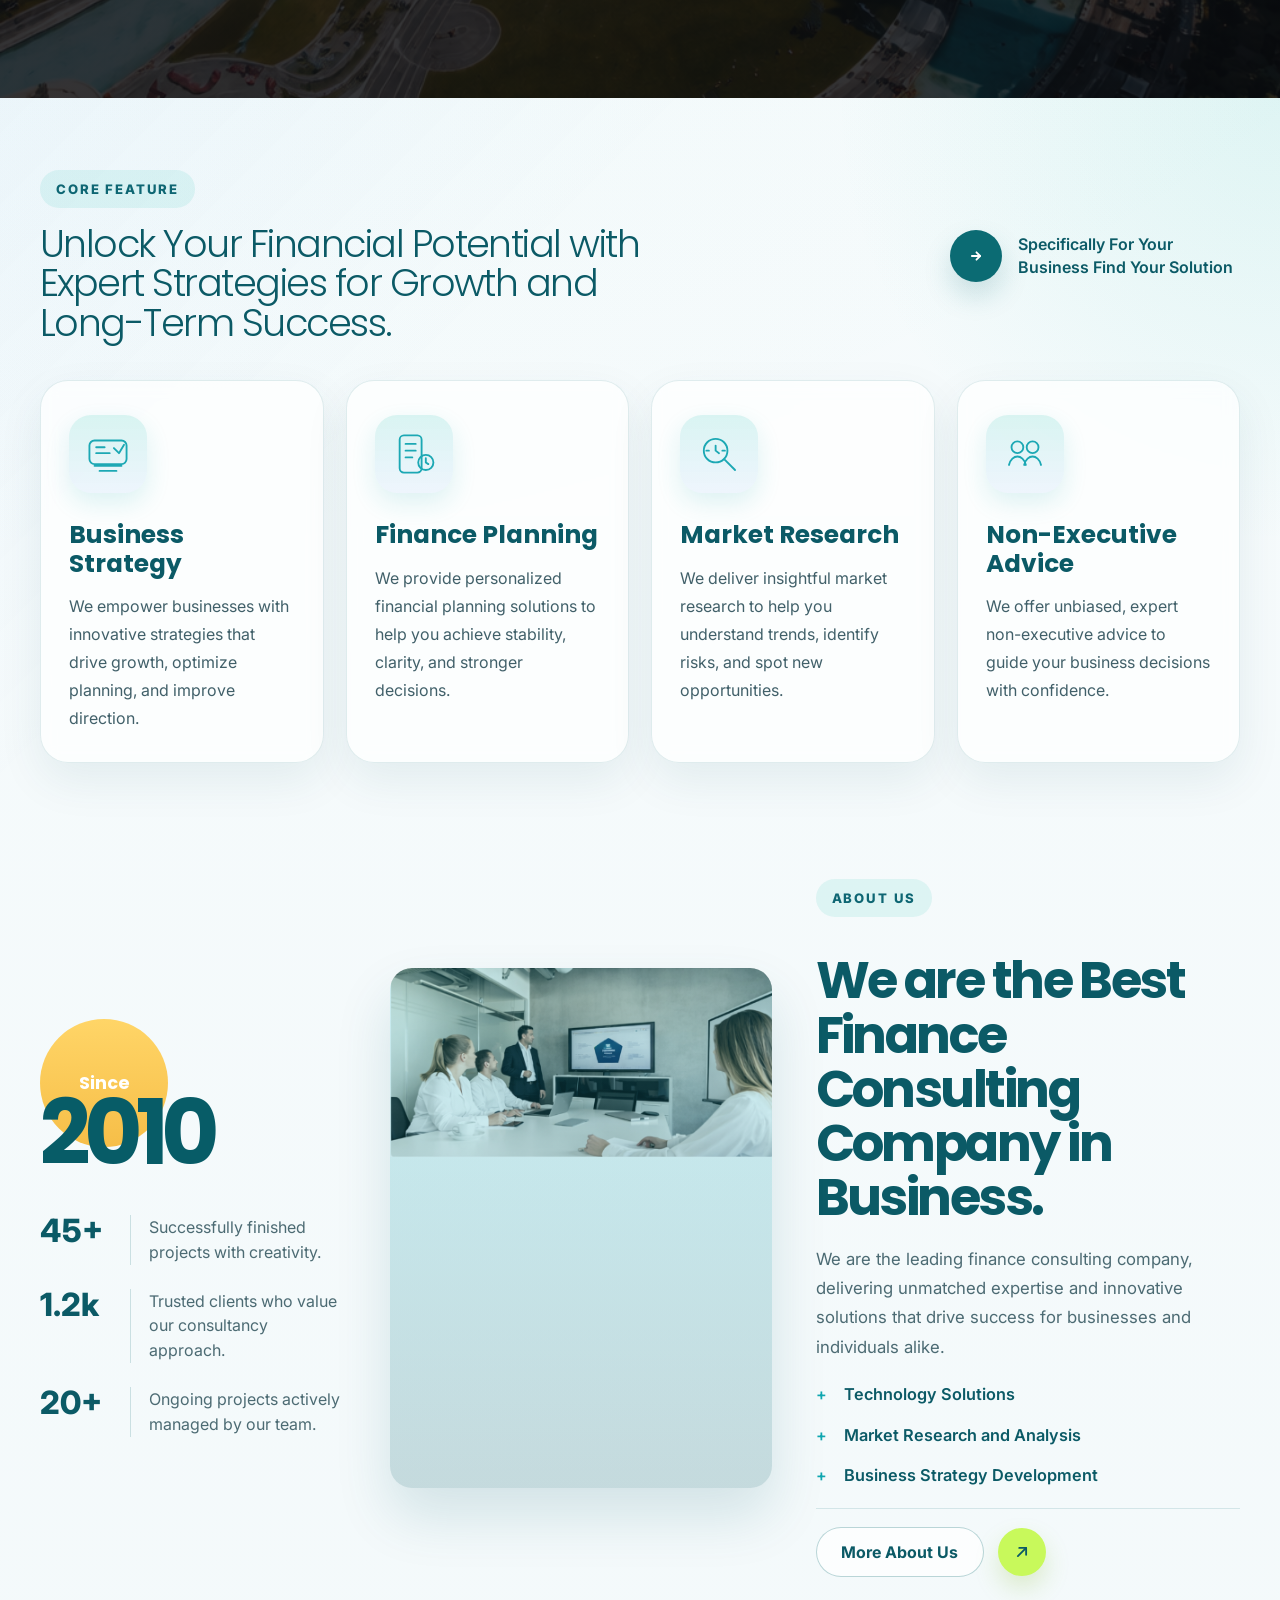
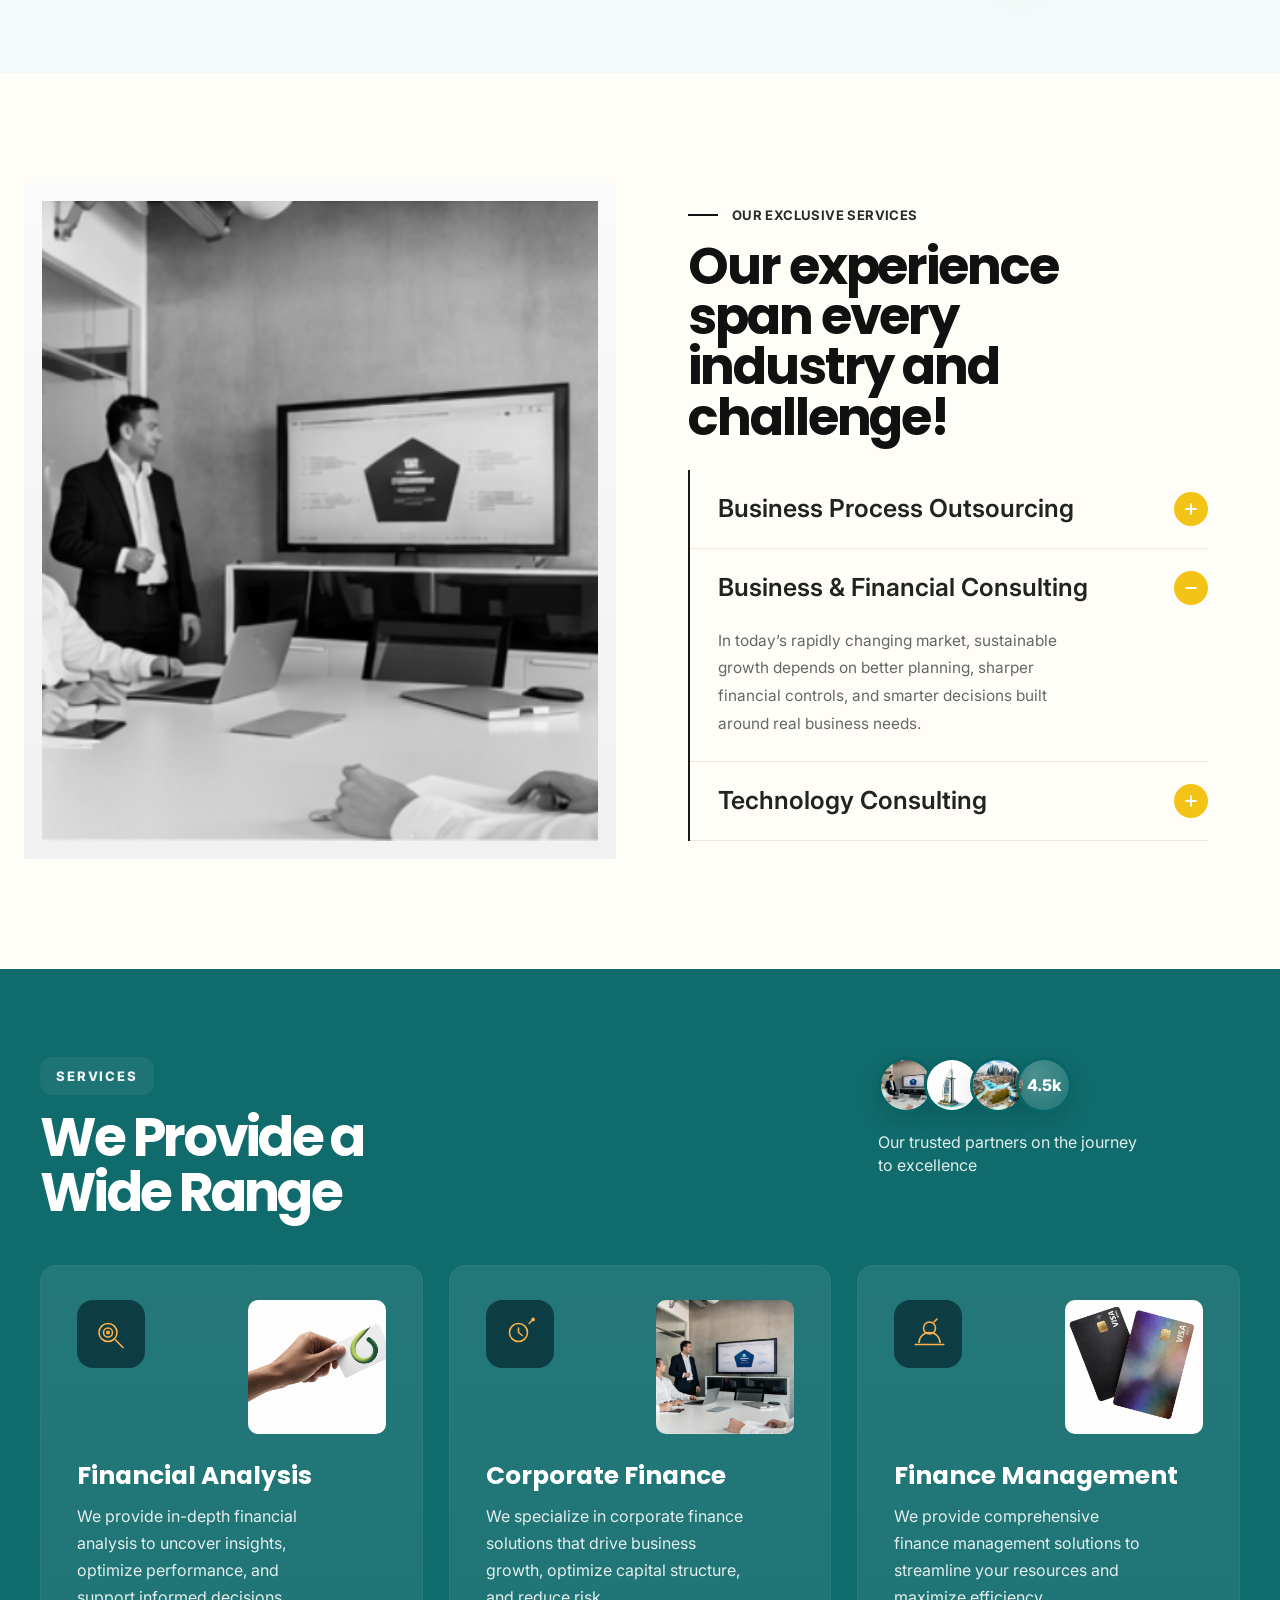
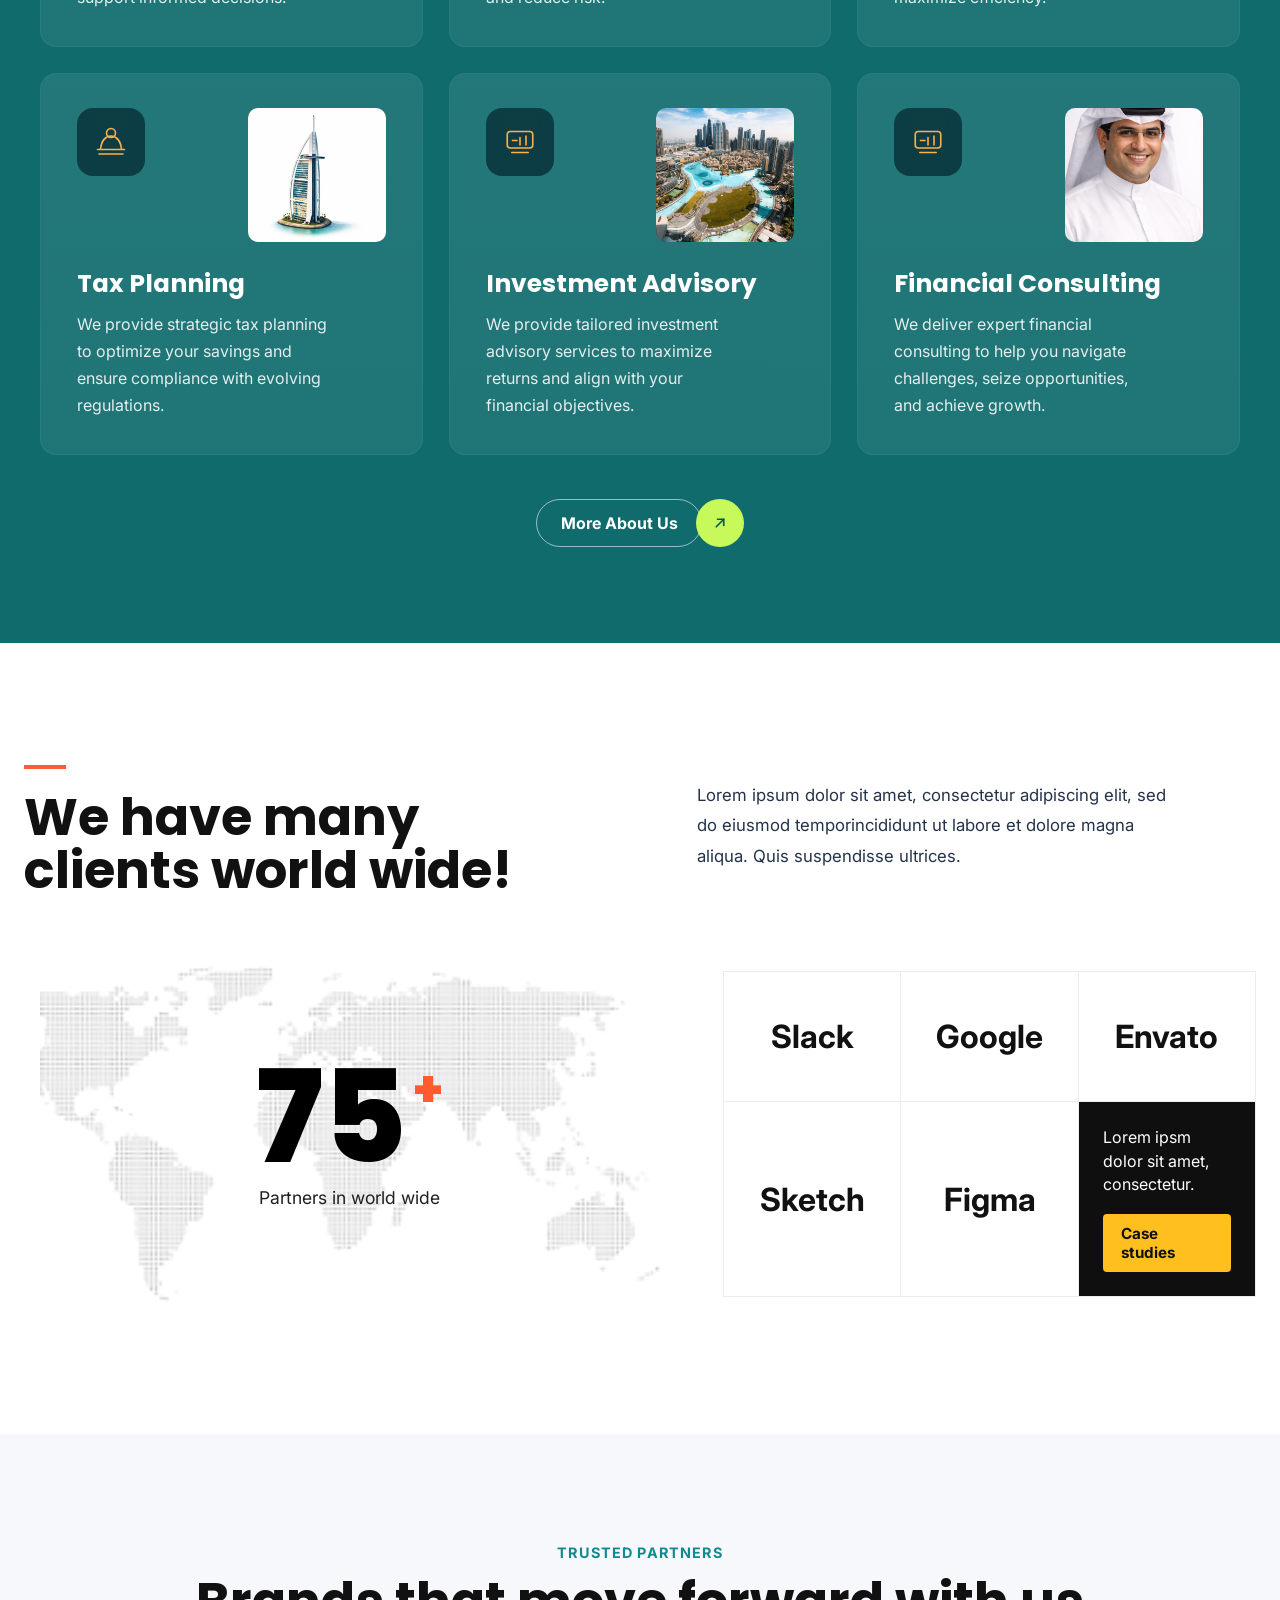
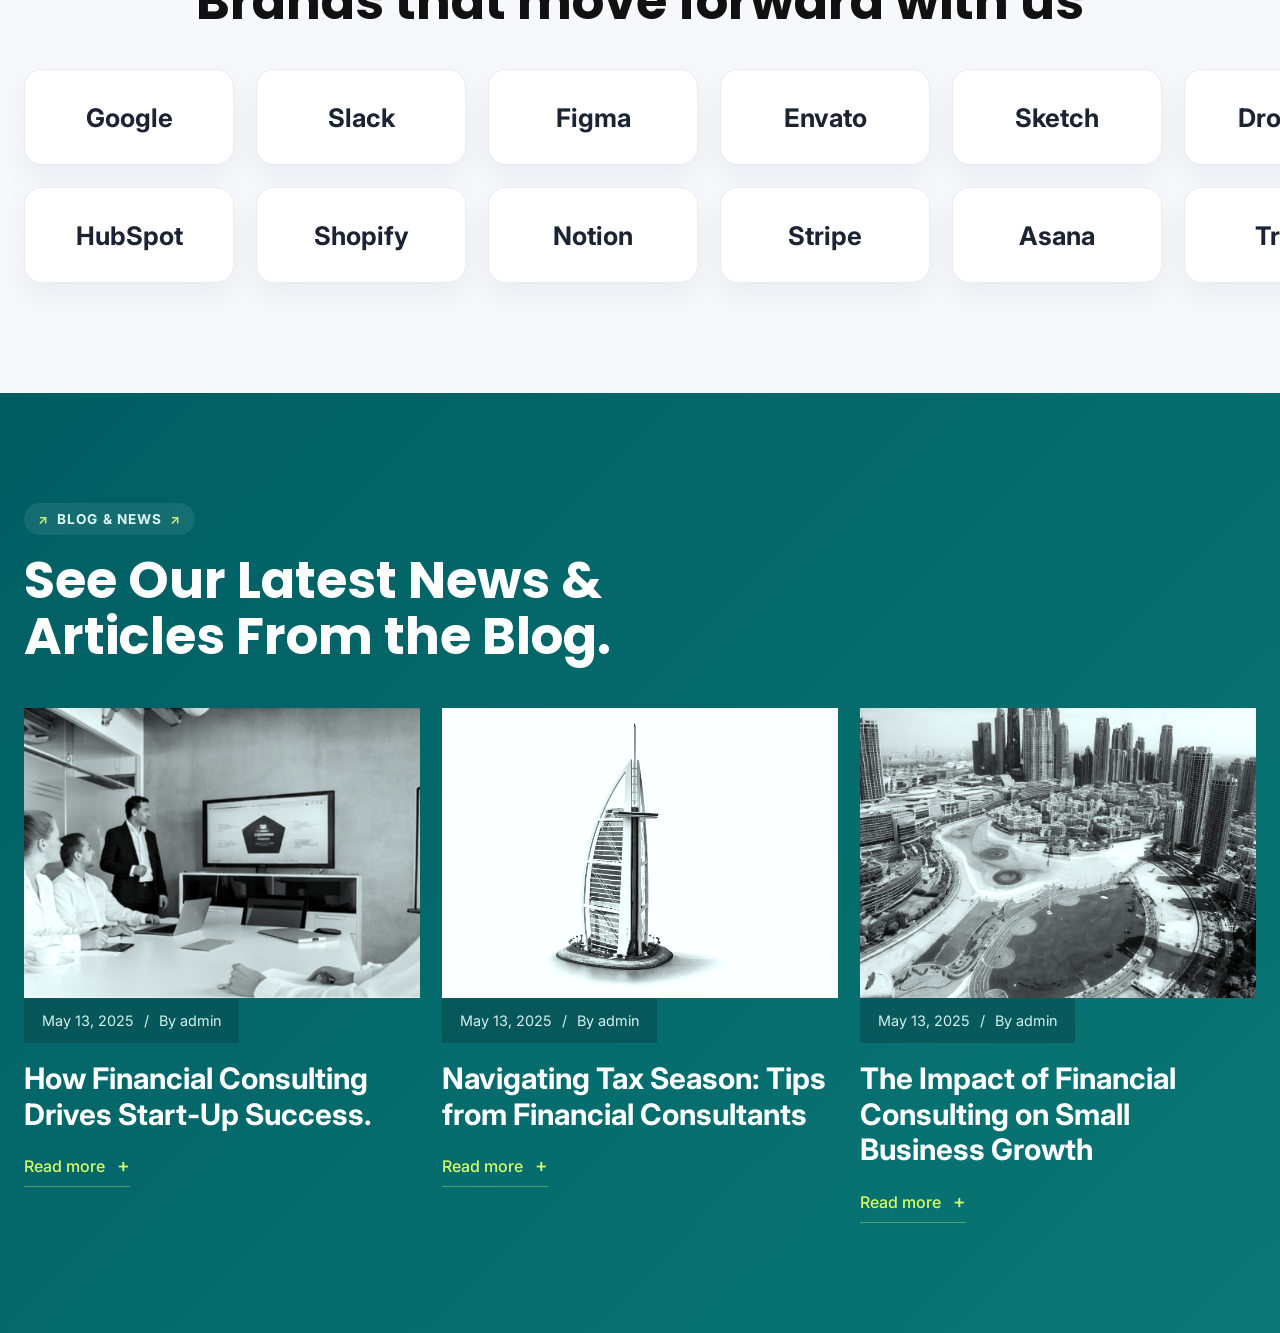
<file: safeerbz-ui/Consultio_Hero.html>
<!doctype html>
<html lang="en">
<head>
  <meta charset="UTF-8" />
  <meta name="viewport" content="width=device-width, initial-scale=1.0" />
  <title>Consultio Hero | Safeer Corporate Services</title>
  <link rel="stylesheet" href="new-safeerbx/consultio-hero.css" />
  <link rel="preconnect" href="https://fonts.googleapis.com" />
  <link rel="preconnect" href="https://fonts.gstatic.com" crossorigin />
  <link href="https://fonts.googleapis.com/css2?family=Inter:wght@400;500;600;700;800&family=Poppins:wght@600;700;800&display=swap" rel="stylesheet" />
</head>
<body>
  <main>
    

    <section class="consultio-immigration-hero" aria-label="Immigration banner">
  <div class="consultio-immigration-hero__slider">
    <div class="consultio-immigration-hero__slide is-active" style="background-image: url('assets/Hero.jpg');">
      <div class="consultio-immigration-hero__overlay"></div>
      <div class="consultio-immigration-hero__container">
        <div class="consultio-immigration-hero__content">
          <a href="#" class="consultio-immigration-hero__badge">Book an appointment</a>
          <p class="consultio-immigration-hero__sub">If you're a newcomer to Canada, free immigrant .</p>
          <h1>Helping immigrants future in abroad</h1>
        </div>
      </div>
    </div>

    <div class="consultio-immigration-hero__slide" style="background-image: url('assets/why-safeer-meeting.jpg');">
      <div class="consultio-immigration-hero__overlay"></div>
      <div class="consultio-immigration-hero__container">
        <div class="consultio-immigration-hero__content">
          <a href="#" class="consultio-immigration-hero__badge">Book an appointment</a>
          <p class="consultio-immigration-hero__sub">If you're a newcomer to Canada, free immigrant services </p>
          <h1>Taking courses to make easier</h1>
        </div>
      </div>
    </div>

    <div class="consultio-immigration-hero__slide" style="background-image: url('assets/card3.jpg');">
      <div class="consultio-immigration-hero__overlay"></div>
      <div class="consultio-immigration-hero__container">
        <div class="consultio-immigration-hero__content">
          <a href="#" class="consultio-immigration-hero__badge">Book an appointment</a>
          <p class="consultio-immigration-hero__sub">If you're a newcomer to Canada, free immigrant services including settlement support.</p>
          <h1>We provide a supportive environment to Canada</h1>
        </div>
      </div>
    </div>
  </div>

  

  <div class="consultio-immigration-hero__dots">
    <button class="is-active" aria-label="Slide 1"></button>
    <button aria-label="Slide 2"></button>
    <button aria-label="Slide 3"></button>
  </div>
</section>


    <section class="consultio-fintech" aria-labelledby="consultio-fintech-title">
      <div class="consultio-fintech__overlay"></div>
      <div class="consultio-fintech__shell">
        <div class="consultio-fintech__left">
          <p class="consultio-fintech__eyebrow">Fintech Benifits</p>
          <h2 id="consultio-fintech-title">We create the phases of next fintech evolution</h2>

          <div class="consultio-fintech__accordion">
            <details class="consultio-fintech__accordion-item" open>
              <summary>
                <span>Business Innovation</span>
                <span class="consultio-fintech__symbol" aria-hidden="true"></span>
              </summary>
              <p>
                Nor is there anyone who loves or pursues or desires to obtain pain of itself, because it is pain, but
                occasionally circumstances occur in which toil and pain can procure.
              </p>
            </details>

            <details class="consultio-fintech__accordion-item">
              <summary>
                <span>Advanced Analytics</span>
                <span class="consultio-fintech__symbol" aria-hidden="true"></span>
              </summary>
              <p>
                We combine data intelligence and strategic thinking to uncover patterns, reduce uncertainty, and support
                stronger business decisions.
              </p>
            </details>

            <details class="consultio-fintech__accordion-item">
              <summary>
                <span>Committed Quality</span>
                <span class="consultio-fintech__symbol" aria-hidden="true"></span>
              </summary>
              <p>
                Our team focuses on reliable execution, measurable outcomes, and service quality that supports long-term
                financial transformation.
              </p>
            </details>
          </div>
        </div>

        <div class="consultio-fintech__right">
          <article class="consultio-fintech__card consultio-fintech__card--top">
            <div class="consultio-fintech__icon" aria-hidden="true">
              <svg viewBox="0 0 64 64" fill="none" role="presentation">
                <rect x="18" y="16" width="28" height="32" rx="6" />
                <path d="M24 25H40" stroke-linecap="round" />
                <path d="M24 33H34" stroke-linecap="round" />
                <path d="M24 41H30" stroke-linecap="round" />
                <path d="M44 22L50 28L44 34" stroke-linecap="round" stroke-linejoin="round" />
              </svg>
            </div>
            <h3>Latest Technology</h3>
            <p>Design studio founded in London and expanded.</p>
          </article>

          <article class="consultio-fintech__card consultio-fintech__card--upper">
            <div class="consultio-fintech__icon" aria-hidden="true">
              <svg viewBox="0 0 64 64" fill="none" role="presentation">
                <path d="M18 38L32 24L46 38" />
                <path d="M20 40H30V50H20Z" />
                <path d="M34 34H44V50H34Z" />
              </svg>
            </div>
            <h3>Multiple Actions</h3>
            <p>On the other hand we deno right eous indignation.</p>
          </article>

          <article class="consultio-fintech__card consultio-fintech__card--bottom">
            <div class="consultio-fintech__icon" aria-hidden="true">
              <svg viewBox="0 0 64 64" fill="none" role="presentation">
                <path d="M20 44V20" />
                <path d="M28 44V28" />
                <path d="M36 44V24" />
                <path d="M44 44V16" />
                <rect x="16" y="12" width="32" height="40" rx="6" />
              </svg>
            </div>
            <h3>Voice Banking</h3>
            <p>Rounding up a bunch of specific designs &amp; talking.</p>
          </article>

          <article class="consultio-fintech__card consultio-fintech__card--middle">
            <div class="consultio-fintech__icon" aria-hidden="true">
              <svg viewBox="0 0 64 64" fill="none" role="presentation">
                <path d="M22 17V47" />
                <path d="M22 33C22 26 27 22 33 22C39 22 44 26 44 33C44 40 39 44 33 44" />
                <path d="M33 31V51" />
                <path d="M28 46L33 51L38 46" stroke-linecap="round" stroke-linejoin="round" />
              </svg>
            </div>
            <h3>Biometric Sign-in</h3>
            <p>What separates theme from all other web design.</p>
          </article>
        </div>
      </div>
    </section>

    <section class="consultio-features" aria-labelledby="consultio-features-title">
      <div class="consultio-features__shell">
        <div class="consultio-features__header">
          <div class="consultio-features__intro">
            <p class="consultio-features__eyebrow">Core Feature</p>
            <h2 id="consultio-features-title">
              Unlock Your Financial Potential with Expert Strategies for Growth and Long-Term Success.
            </h2>
          </div>

          <a class="consultio-features__cta" href="#">
            <span class="consultio-features__cta-icon" aria-hidden="true">
              <svg viewBox="0 0 24 24" fill="none" role="presentation">
                <path d="M7.5 12H16.5" stroke="currentColor" stroke-width="2" stroke-linecap="round" />
                <path d="M12.5 8L16.5 12L12.5 16" stroke="currentColor" stroke-width="2" stroke-linecap="round" stroke-linejoin="round" />
              </svg>
            </span>
            <span>Specifically For Your Business Find Your Solution</span>
          </a>
        </div>

        <div class="consultio-features__grid">
          <article class="consultio-feature-card">
            <div class="consultio-feature-card__icon" aria-hidden="true">
              <svg viewBox="0 0 64 64" fill="none" role="presentation">
                <rect x="10" y="16" width="44" height="28" rx="6" />
                <path d="M16 46H48" stroke-linecap="round" />
                <path d="M22 52H42" stroke-linecap="round" />
                <path d="M18 24H28" stroke-linecap="round" />
                <path d="M18 31H34" stroke-linecap="round" />
                <path d="M39 25L45 31L51 21" stroke-linecap="round" stroke-linejoin="round" />
              </svg>
            </div>
            <h3>Business Strategy</h3>
            <p>We empower businesses with innovative strategies that drive growth, optimize planning, and improve direction.</p>
          </article>

          <article class="consultio-feature-card">
            <div class="consultio-feature-card__icon" aria-hidden="true">
              <svg viewBox="0 0 64 64" fill="none" role="presentation">
                <rect x="15" y="10" width="26" height="44" rx="5" />
                <path d="M22 20H34" stroke-linecap="round" />
                <path d="M22 28H34" stroke-linecap="round" />
                <path d="M22 36H30" stroke-linecap="round" />
                <circle cx="46" cy="42" r="9" />
                <path d="M46 37V42L49 44" stroke-linecap="round" stroke-linejoin="round" />
              </svg>
            </div>
            <h3>Finance Planning</h3>
            <p>We provide personalized financial planning solutions to help you achieve stability, clarity, and stronger decisions.</p>
          </article>

          <article class="consultio-feature-card">
            <div class="consultio-feature-card__icon" aria-hidden="true">
              <svg viewBox="0 0 64 64" fill="none" role="presentation">
                <circle cx="28" cy="28" r="14" />
                <path d="M28 22V28L32 31" stroke-linecap="round" stroke-linejoin="round" />
                <path d="M39 39L51 51" stroke-linecap="round" />
                <path d="M17 28H20" stroke-linecap="round" />
                <path d="M36 28H39" stroke-linecap="round" />
              </svg>
            </div>
            <h3>Market Research</h3>
            <p>We deliver insightful market research to help you understand trends, identify risks, and spot new opportunities.</p>
          </article>

          <article class="consultio-feature-card">
            <div class="consultio-feature-card__icon" aria-hidden="true">
              <svg viewBox="0 0 64 64" fill="none" role="presentation">
                <circle cx="23" cy="24" r="7" />
                <circle cx="41" cy="24" r="7" />
                <path d="M13 45C14.5 38.5 19 35 23 35C27 35 31.5 38.5 33 45" stroke-linecap="round" />
                <path d="M31 45C32.5 38.5 37 35 41 35C45 35 49.5 38.5 51 45" stroke-linecap="round" />
              </svg>
            </div>
            <h3>Non-Executive Advice</h3>
            <p>We offer unbiased, expert non-executive advice to guide your business decisions with confidence.</p>
          </article>
        </div>
      </div>
    </section>

    <section class="consultio-about" aria-labelledby="consultio-about-title">
      <div class="consultio-about__shell">
        <div class="consultio-about__year-panel">
          <div class="consultio-about__year-badge">Since</div>
          <div class="consultio-about__year">2010</div>

          <div class="consultio-about__stats">
            <article class="consultio-about__stat">
              <strong>45+</strong>
              <p>Successfully finished projects with creativity.</p>
            </article>
            <article class="consultio-about__stat">
              <strong>1.2k</strong>
              <p>Trusted clients who value our consultancy approach.</p>
            </article>
            <article class="consultio-about__stat">
              <strong>20+</strong>
              <p>Ongoing projects actively managed by our team.</p>
            </article>
          </div>
        </div>

        <div class="consultio-about__media">
          <img src="assets/why-safeer-meeting.jpg" alt="Safeer team in a financial consulting meeting" />
        </div>

        <div class="consultio-about__content">
          <p class="consultio-about__eyebrow">About Us</p>
          <h2 id="consultio-about-title">We are the Best Finance Consulting Company in Business.</h2>
          <p class="consultio-about__copy">
            We are the leading finance consulting company, delivering unmatched expertise and innovative solutions that
            drive success for businesses and individuals alike.
          </p>

          <ul class="consultio-about__list">
            <li>Technology Solutions</li>
            <li>Market Research and Analysis</li>
            <li>Business Strategy Development</li>
          </ul>

          <div class="consultio-about__actions">
            <a class="consultio-about__button" href="#">More About Us</a>
            <a class="consultio-about__arrow" href="#" aria-label="More about us">
              <svg viewBox="0 0 24 24" fill="none" role="presentation">
                <path d="M7.5 16.5L16.5 7.5" stroke="currentColor" stroke-width="2" stroke-linecap="round" />
                <path d="M9 7.5H16.5V15" stroke="currentColor" stroke-width="2" stroke-linecap="round" stroke-linejoin="round" />
              </svg>
            </a>
          </div>
        </div>
      </div>
    </section>

    <section class="consultio-process" aria-labelledby="consultio-process-title">
      <div class="consultio-process__shell">
       

        <div class="consultio-process__layout">
          <div class="consultio-process__media">
            <img src="assets/why-safeer-meeting.jpg" alt="Consulting professional seated for a business discussion" />
          </div>

          <div class="consultio-process__content">
            <div class="consultio-process__label">
              <span class="consultio-process__line"></span>
              <span>OUR EXCLUSIVE SERVICES</span>
            </div>

            <h2 id="consultio-process-title">Our experience span every industry and challenge!</h2>

            <div class="consultio-process__accordion">
              <details class="consultio-process__item">
                <summary>
                  <span>Business Process Outsourcing</span>
                  <span class="consultio-process__toggle" aria-hidden="true"></span>
                </summary>
                <p>
                  We streamline repetitive workflows, improve service consistency, and help teams stay focused on the
                  work that drives sustainable growth.
                </p>
              </details>

              <details class="consultio-process__item" open>
                <summary>
                  <span>Business &amp; Financial Consulting</span>
                  <span class="consultio-process__toggle" aria-hidden="true"></span>
                </summary>
                <p>
                  In today’s rapidly changing market, sustainable growth depends on better planning, sharper financial
                  controls, and smarter decisions built around real business needs.
                </p>
              </details>

              <details class="consultio-process__item">
                <summary>
                  <span>Technology Consulting</span>
                  <span class="consultio-process__toggle" aria-hidden="true"></span>
                </summary>
                <p>
                  From systems planning to digital transformation, we help businesses adopt practical technology that
                  improves speed, visibility, and long-term performance.
                </p>
              </details>
            </div>
          </div>
        </div>
      </div>
    </section>

    <section class="consultio-services" aria-labelledby="consultio-services-title">
      <div class="consultio-services__shell">
        <div class="consultio-services__header">
          <div class="consultio-services__intro">
            <p class="consultio-services__eyebrow">Services</p>
            <h2 id="consultio-services-title">We Provide a Wide Range </h2>
          </div>

          <div class="consultio-services__trust">
            <div class="consultio-services__avatars" aria-hidden="true">
              <img src="assets/why-safeer-meeting.jpg" alt="" />
              <img src="assets/card3.jpg" alt="" />
              <img src="assets/Hero.jpg" alt="" />
              <span>4.5k</span>
            </div>
            <p>Our trusted partners on the journey to excellence</p>
          </div>
        </div>

        <div class="consultio-services__grid">
          <article class="consultio-service-card">
            <div class="consultio-service-card__overlay"></div>
            <div class="consultio-service-card__media">
              <div class="consultio-service-card__icon" aria-hidden="true">
                <svg viewBox="0 0 64 64" fill="none" role="presentation">
                  <circle cx="28" cy="30" r="12" />
                  <circle cx="28" cy="30" r="6" />
                  <path d="M38 40L48 50" stroke-linecap="round" />
                  <circle cx="28" cy="30" r="2.6" fill="currentColor" stroke="none" />
                </svg>
              </div>
              <img src="assets/card1.png" alt="Financial analysis discussion" />
            </div>
            <h3>Financial Analysis</h3>
            <p>We provide in-depth financial analysis to uncover insights, optimize performance, and support informed decisions.</p>
          </article>

          <article class="consultio-service-card">
            <div class="consultio-service-card__overlay"></div>
            <div class="consultio-service-card__media">
              <div class="consultio-service-card__icon" aria-hidden="true">
                <svg viewBox="0 0 64 64" fill="none" role="presentation">
                  <circle cx="30" cy="30" r="12" />
                  <path d="M30 24V30L35 34" stroke-linecap="round" stroke-linejoin="round" />
                  <path d="M44 18L48 14" stroke-linecap="round" />
                  <circle cx="49.5" cy="12.5" r="2.5" fill="currentColor" stroke="none" />
                </svg>
              </div>
              <img src="assets/why-safeer-meeting.jpg" alt="Corporate finance meeting" />
            </div>
            <h3>Corporate Finance</h3>
            <p>We specialize in corporate finance solutions that drive business growth, optimize capital structure, and reduce risk.</p>
          </article>

          <article class="consultio-service-card">
            <div class="consultio-service-card__overlay"></div>
            <div class="consultio-service-card__media">
              <div class="consultio-service-card__icon" aria-hidden="true">
                <svg viewBox="0 0 64 64" fill="none" role="presentation">
                  <path d="M20 44C20 36 26 30 34 30C42 30 48 36 48 44" />
                  <circle cx="34" cy="24" r="8" />
                  <path d="M15 46H53" stroke-linecap="round" />
                  <path d="M40 16L44 12" stroke-linecap="round" />
                </svg>
              </div>
              <img src="assets/card2.png" alt="Finance management" />
            </div>
            <h3>Finance Management</h3>
            <p>We provide comprehensive finance management solutions to streamline your resources and maximize efficiency.</p>
          </article>

          <article class="consultio-service-card">
            <div class="consultio-service-card__overlay"></div>
            <div class="consultio-service-card__media">
              <div class="consultio-service-card__icon" aria-hidden="true">
                <svg viewBox="0 0 64 64" fill="none" role="presentation">
                  <path d="M14 42H50" stroke-linecap="round" />
                  <path d="M18 42C19 30 25 24 32 24C39 24 45 30 46 42" />
                  <circle cx="32" cy="20" r="6" />
                  <path d="M16 48H48" stroke-linecap="round" />
                </svg>
              </div>
              <img src="assets/card3.jpg" alt="Tax planning consultation" />
            </div>
            <h3>Tax Planning</h3>
            <p>We provide strategic tax planning to optimize your savings and ensure compliance with evolving regulations.</p>
          </article>

        

          <article class="consultio-service-card">
            <div class="consultio-service-card__overlay"></div>
            <div class="consultio-service-card__media">
              <div class="consultio-service-card__icon" aria-hidden="true">
                <svg viewBox="0 0 64 64" fill="none" role="presentation">
                  <rect x="15" y="18" width="34" height="22" rx="4" />
                  <path d="M21 46H43" stroke-linecap="round" />
                  <path d="M22 30H28" stroke-linecap="round" />
                  <path d="M32 26V36" stroke-linecap="round" />
                  <path d="M40 24V36" stroke-linecap="round" />
                </svg>
              </div>
              <img src="assets/Hero.jpg" alt="Financial consulting presentation" />
            </div>
          <h3>Investment Advisory</h3>
              <p>We provide tailored investment advisory services to maximize returns and align with your financial objectives.</p>
              </article>

          <article class="consultio-service-card">
            <div class="consultio-service-card__overlay"></div>
            <div class="consultio-service-card__media">
              <div class="consultio-service-card__icon" aria-hidden="true">
                <svg viewBox="0 0 64 64" fill="none" role="presentation">
                  <rect x="15" y="18" width="34" height="22" rx="4" />
                  <path d="M21 46H43" stroke-linecap="round" />
                  <path d="M22 30H28" stroke-linecap="round" />
                  <path d="M32 26V36" stroke-linecap="round" />
                  <path d="M40 24V36" stroke-linecap="round" />
                </svg>
              </div>
              <img src="assets/aboutpageherosectionleft.png" alt="Financial consulting presentation" />
            </div>
            <h3>Financial Consulting</h3>
            <p>We deliver expert financial consulting to help you navigate challenges, seize opportunities, and achieve growth.</p>
          </article>
        </div>

        <div class="consultio-services__footer">
          <a class="consultio-services__button" href="#">
            <span>More About Us</span>
            <span class="consultio-services__button-icon" aria-hidden="true">
              <svg viewBox="0 0 24 24" fill="none" role="presentation">
                <path d="M7.5 16.5L16.5 7.5" stroke="currentColor" stroke-width="2" stroke-linecap="round" />
                <path d="M9 7.5H16.5V15" stroke="currentColor" stroke-width="2" stroke-linecap="round" stroke-linejoin="round" />
              </svg>
            </span>
          </a>
        </div>
      </div>
    </section>

    <section class="consultio-partners" aria-labelledby="consultio-partners-title">
  <div class="consultio-partners__shell">
    <div class="consultio-partners__top">
      <div class="consultio-partners__heading">
        <span class="consultio-partners__line"></span>
        <h2 id="consultio-partners-title">We have many clients world wide!</h2>
      </div>

      <div class="consultio-partners__intro">
        <p>
          Lorem ipsum dolor sit amet, consectetur adipiscing elit, sed do eiusmod temporincididunt ut labore et dolore
          magna aliqua. Quis suspendisse ultrices.
        </p>
      </div>
    </div>

    <div class="consultio-partners__grid">
      <div class="consultio-partners__map-card">
        <div class="consultio-partners__map">
          <img src="assets/world-map-dots.png" alt="World map" />
        </div>

        <div class="consultio-partners__counter-wrap">
          <div class="consultio-partners__counter">
            <span class="consultio-counter" data-target="80">0</span>
            <span class="consultio-partners__plus">+</span>
          </div>
          <p>Partners in world wide</p>
        </div>
      </div>

      <div class="consultio-partners__brands">
        <div class="consultio-partners__brand">Slack</div>
        <div class="consultio-partners__brand">Google</div>
        <div class="consultio-partners__brand">Envato</div>
        <div class="consultio-partners__brand">Sketch</div>
        <div class="consultio-partners__brand">Figma</div>

        <div class="consultio-partners__case">
          <p>Lorem ipsm dolor sit amet, consectetur.</p>
          <a href="#">Case studies</a>
        </div>
      </div>
    </div>
  </div>
</section>

<section class="consultio-logo-marquee" aria-label="Trusted partner logos">
  <div class="consultio-logo-marquee__shell">
    <div class="consultio-logo-marquee__head">
      <p class="consultio-logo-marquee__eyebrow">Trusted Partners</p>
      <h2>Brands that move forward with us</h2>
    </div>

    <div class="consultio-logo-marquee__rows">
      <div class="consultio-logo-marquee__track consultio-logo-marquee__track--left">
        <div class="consultio-logo-marquee__group">
          <div class="consultio-logo-card">Google</div>
          <div class="consultio-logo-card">Slack</div>
          <div class="consultio-logo-card">Figma</div>
          <div class="consultio-logo-card">Envato</div>
          <div class="consultio-logo-card">Sketch</div>
          <div class="consultio-logo-card">Dropbox</div>
        </div>
        <div class="consultio-logo-marquee__group" aria-hidden="true">
          <div class="consultio-logo-card">Google</div>
          <div class="consultio-logo-card">Slack</div>
          <div class="consultio-logo-card">Figma</div>
          <div class="consultio-logo-card">Envato</div>
          <div class="consultio-logo-card">Sketch</div>
          <div class="consultio-logo-card">Dropbox</div>
        </div>
      </div>

      <div class="consultio-logo-marquee__track consultio-logo-marquee__track--right">
        <div class="consultio-logo-marquee__group">
          <div class="consultio-logo-card">HubSpot</div>
          <div class="consultio-logo-card">Shopify</div>
          <div class="consultio-logo-card">Notion</div>
          <div class="consultio-logo-card">Stripe</div>
          <div class="consultio-logo-card">Asana</div>
          <div class="consultio-logo-card">Trello</div>
        </div>
        <div class="consultio-logo-marquee__group" aria-hidden="true">
          <div class="consultio-logo-card">HubSpot</div>
          <div class="consultio-logo-card">Shopify</div>
          <div class="consultio-logo-card">Notion</div>
          <div class="consultio-logo-card">Stripe</div>
          <div class="consultio-logo-card">Asana</div>
          <div class="consultio-logo-card">Trello</div>
        </div>
      </div>
    </div>
  </div>
</section>

<section class="consultio-blog" aria-labelledby="consultio-blog-title">
  <div class="consultio-blog__shell">
    <div class="consultio-blog__intro">
      <p class="consultio-blog__eyebrow">Blog &amp; News</p>
      <h2 id="consultio-blog-title">See Our Latest News &amp; Articles From the Blog.</h2>
    </div>

    <div class="consultio-blog__grid">
      <article class="consultio-blog-card">
        <a class="consultio-blog-card__image" href="#">
          <img src="assets/why-safeer-meeting.jpg" alt="Two professionals reviewing documents in a meeting" />
        </a>

        <div class="consultio-blog-card__meta">
          <span>May 13, 2025</span>
          <span>/</span>
          <span>By admin</span>
        </div>

        <div class="consultio-blog-card__content">
          <h3>
            <a href="#">How Financial Consulting Drives Start-Up Success.</a>
          </h3>

          <a class="consultio-blog-card__link" href="#">
            <span>Read more</span>
            <span aria-hidden="true">+</span>
          </a>
        </div>
      </article>

      <article class="consultio-blog-card">
        <a class="consultio-blog-card__image" href="#">
          <img src="assets/card3.jpg" alt="Consultants working together around a laptop" />
        </a>

        <div class="consultio-blog-card__meta">
          <span>May 13, 2025</span>
          <span>/</span>
          <span>By admin</span>
        </div>

        <div class="consultio-blog-card__content">
          <h3>
            <a href="#">Navigating Tax Season: Tips from Financial Consultants</a>
          </h3>

          <a class="consultio-blog-card__link" href="#">
            <span>Read more</span>
            <span aria-hidden="true">+</span>
          </a>
        </div>
      </article>

      <article class="consultio-blog-card">
        <a class="consultio-blog-card__image" href="#">
          <img src="assets/Hero.jpg" alt="Business team discussion in a conference room" />
        </a>

        <div class="consultio-blog-card__meta">
          <span>May 13, 2025</span>
          <span>/</span>
          <span>By admin</span>
        </div>

        <div class="consultio-blog-card__content">
          <h3>
            <a href="#">The Impact of Financial Consulting on Small Business Growth</a>
          </h3>

          <a class="consultio-blog-card__link" href="#">
            <span>Read more</span>
            <span aria-hidden="true">+</span>
          </a>
        </div>
      </article>
    </div>
  </div>
</section>

  </main>

  <script>
  (() => {
    const slides = document.querySelectorAll('.consultio-immigration-hero__slide');
    const dots = document.querySelectorAll('.consultio-immigration-hero__dots button');
    if (!slides.length) return;

    let current = 0;
    let timer;

    const showSlide = (index) => {
      slides.forEach((slide, i) => {
        slide.classList.toggle('is-active', i === index);
      });

      dots.forEach((dot, i) => {
        dot.classList.toggle('is-active', i === index);
      });

      current = index;
    };

    const nextSlide = () => {
      showSlide((current + 1) % slides.length);
    };

    const startAuto = () => {
      timer = setInterval(nextSlide, 5000);
    };

    const resetAuto = () => {
      clearInterval(timer);
      startAuto();
    };

    dots.forEach((dot, index) => {
      dot.addEventListener('click', () => {
        showSlide(index);
        resetAuto();
      });
    });

    showSlide(0);
    startAuto();
  })();
</script>

  <script>
    document.querySelectorAll('.consultio-process__item, .consultio-fintech__accordion-item').forEach((item) => {
      const summary = item.querySelector('summary');
      const content = Array.from(item.children).find((child) => child.tagName !== 'SUMMARY');

      if (!summary || !content) return;

      content.style.overflow = 'hidden';
      content.style.transition = 'max-height 0.35s ease, opacity 0.3s ease';
      content.style.maxHeight = item.hasAttribute('open') ? content.scrollHeight + 'px' : '0px';
      content.style.opacity = item.hasAttribute('open') ? '1' : '0';

      summary.addEventListener('click', (event) => {
        event.preventDefault();

        const group = item.parentElement;
        const isOpen = item.hasAttribute('open');

        group.querySelectorAll('[open]').forEach((openItem) => {
          if (openItem === item) return;
          const openContent = Array.from(openItem.children).find((child) => child.tagName !== 'SUMMARY');
          if (!openContent) return;

          openContent.style.maxHeight = openContent.scrollHeight + 'px';
          requestAnimationFrame(() => {
            openContent.style.maxHeight = '0px';
            openContent.style.opacity = '0';
          });
          openItem.removeAttribute('open');
        });

        if (isOpen) {
          content.style.maxHeight = content.scrollHeight + 'px';
          requestAnimationFrame(() => {
            content.style.maxHeight = '0px';
            content.style.opacity = '0';
          });
          item.removeAttribute('open');
          return;
        }

        item.setAttribute('open', '');
        content.style.maxHeight = '0px';
        content.style.opacity = '0';

        requestAnimationFrame(() => {
          content.style.maxHeight = content.scrollHeight + 'px';
          content.style.opacity = '1';
        });
      });
    });
  </script>

  <script>
  document.querySelectorAll(".consultio-counter").forEach((counter) => {
    const target = Number(counter.dataset.target || 0);
    let started = false;

    const runCounter = () => {
      if (started) return;
      started = true;

      const duration = 1800;
      const startTime = performance.now();

      const update = (now) => {
        const progress = Math.min((now - startTime) / duration, 1);
        const eased = 1 - Math.pow(1 - progress, 3);
        counter.textContent = Math.floor(target * eased);

        if (progress < 1) {
          requestAnimationFrame(update);
        } else {
          counter.textContent = target;
        }
      };

      requestAnimationFrame(update);
    };

    const observer = new IntersectionObserver((entries) => {
      entries.forEach((entry) => {
        if (entry.isIntersecting) {
          runCounter();
          observer.disconnect();
        }
      });
    }, { threshold: 0.4 });

    observer.observe(counter);
  });
</script>


</body>
</html>
</file>
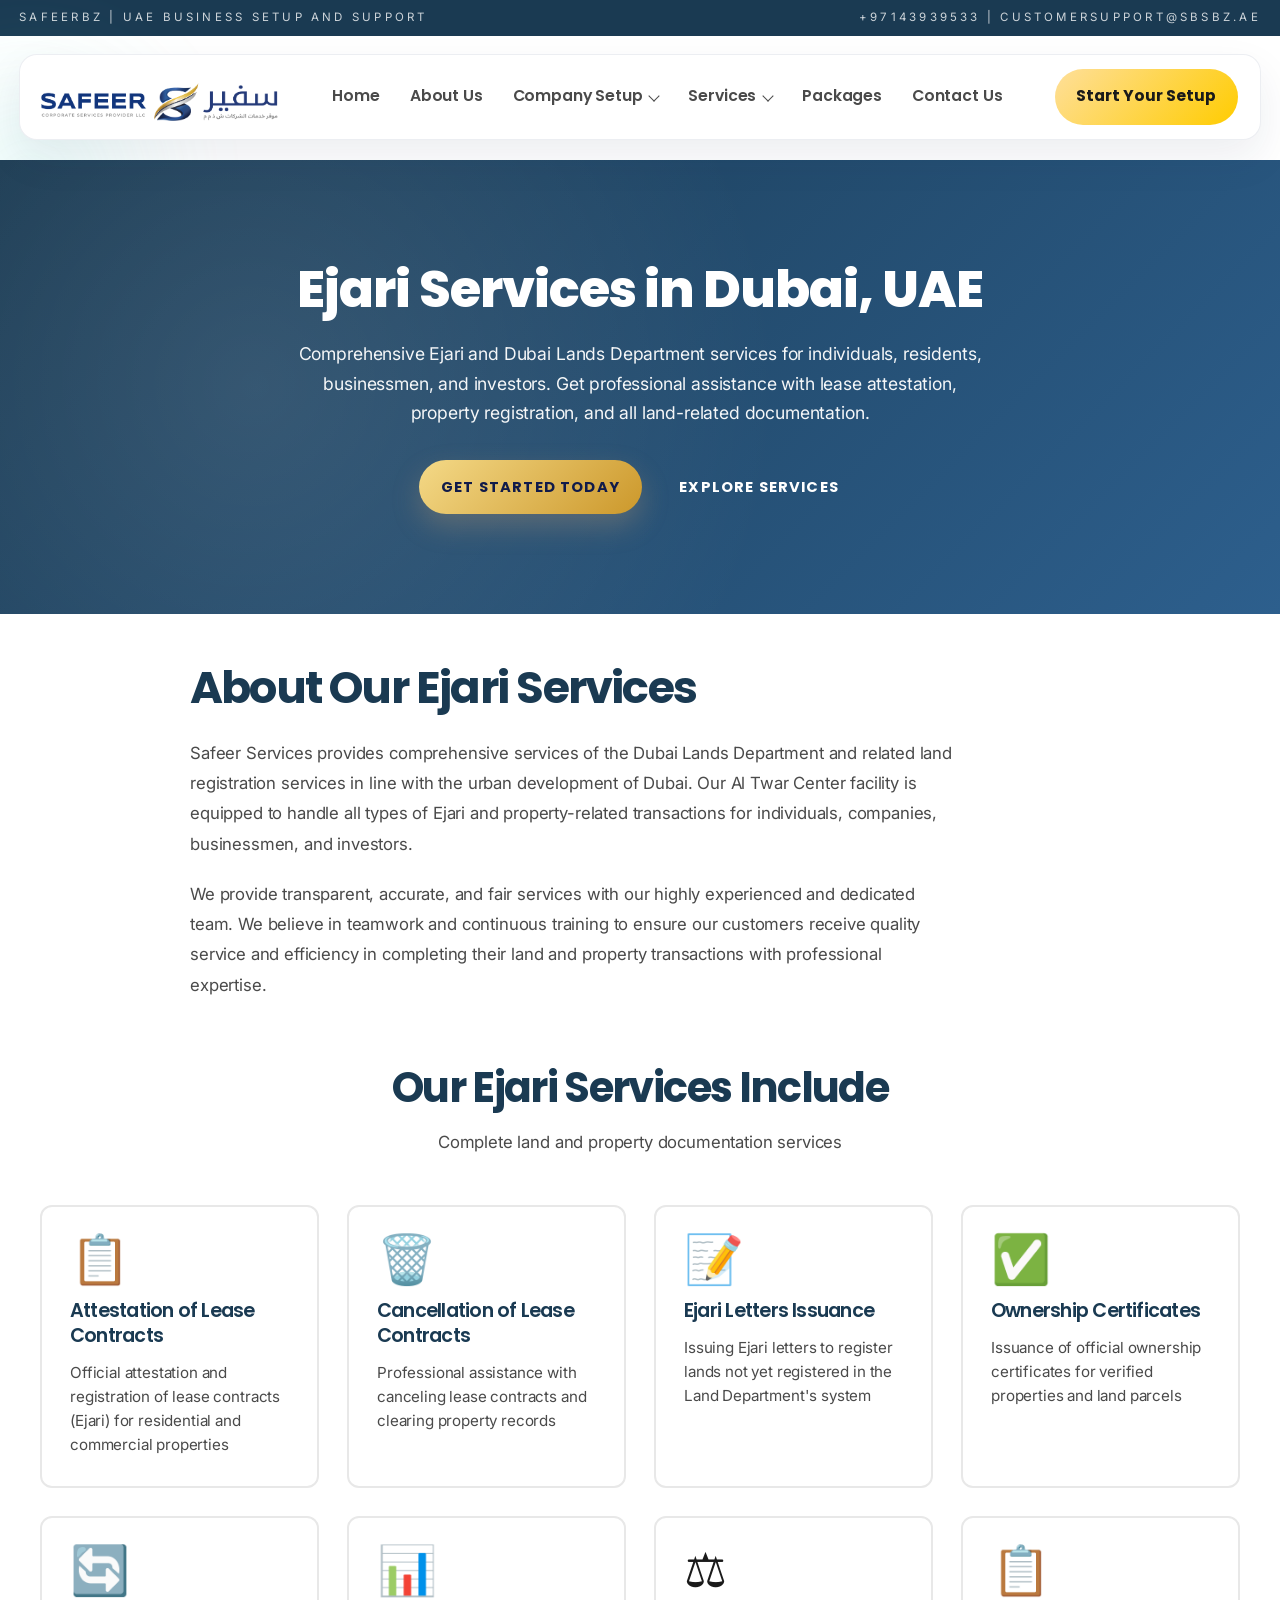
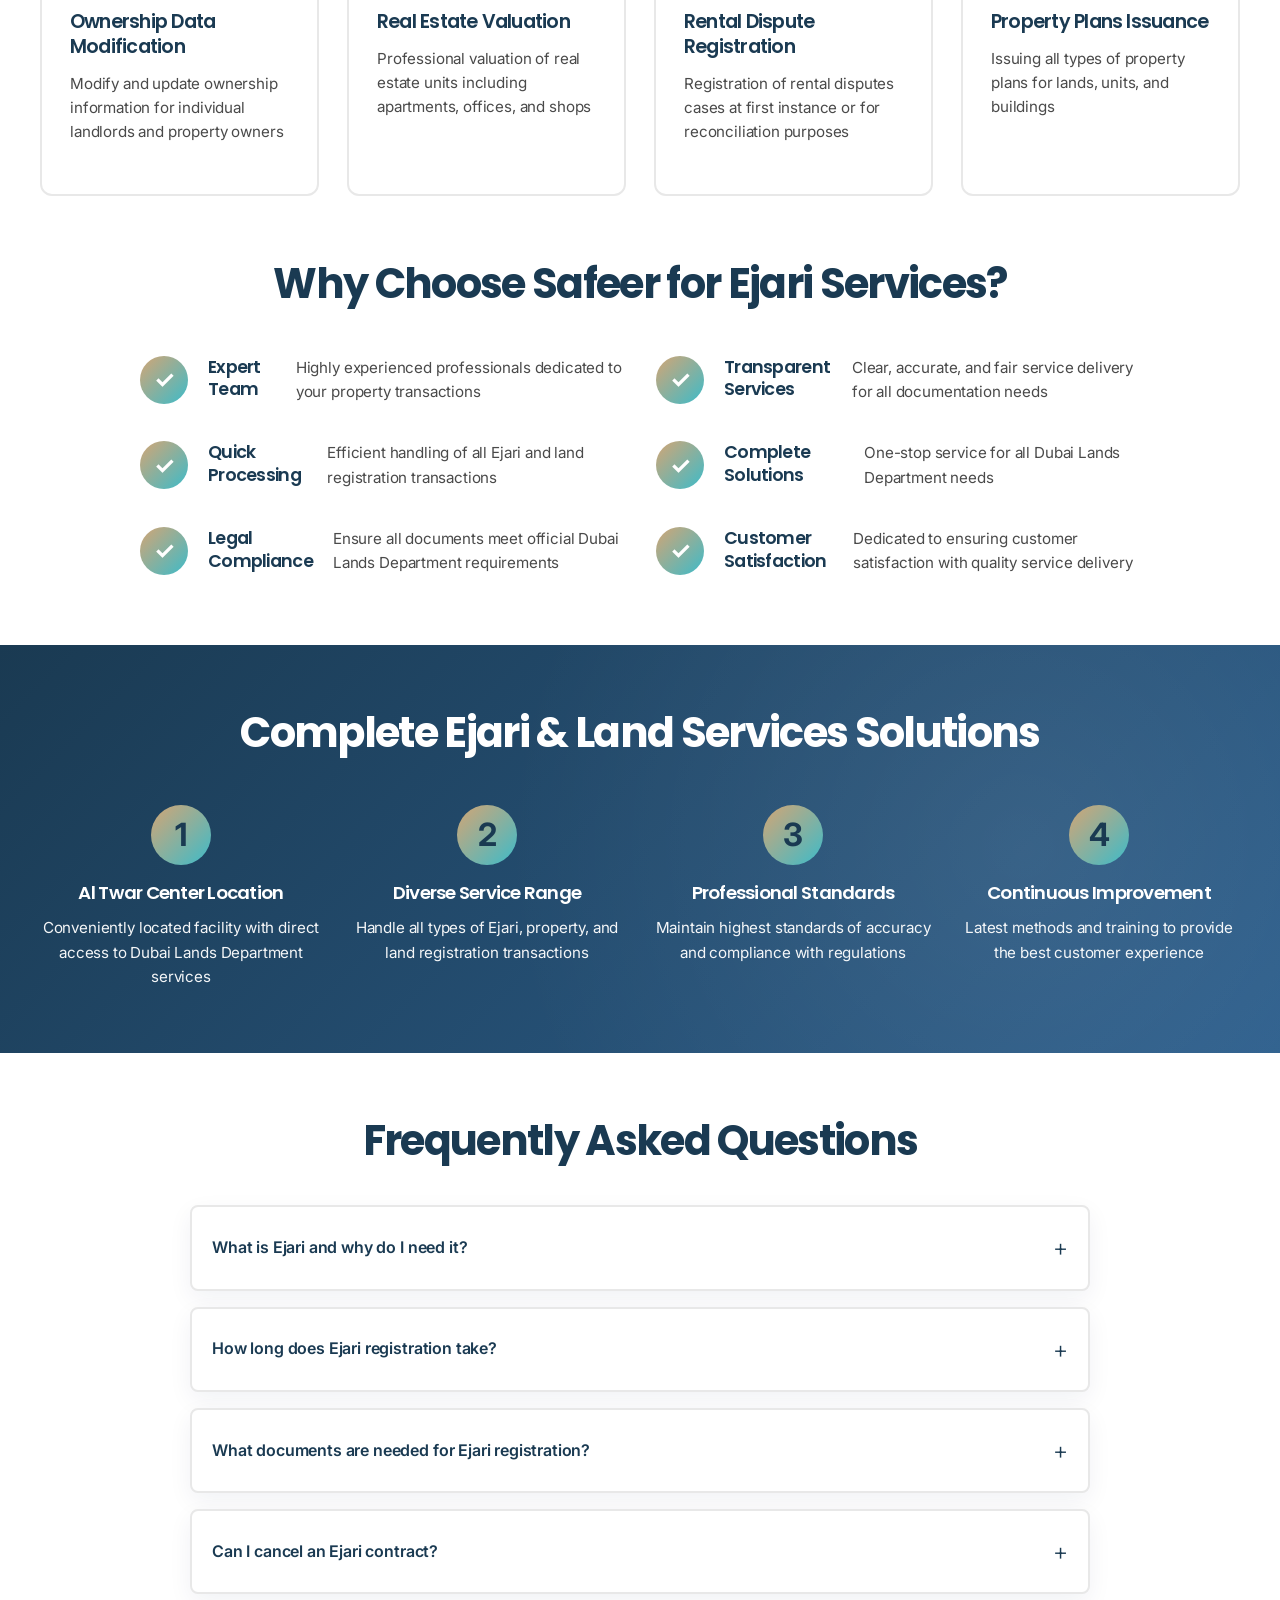
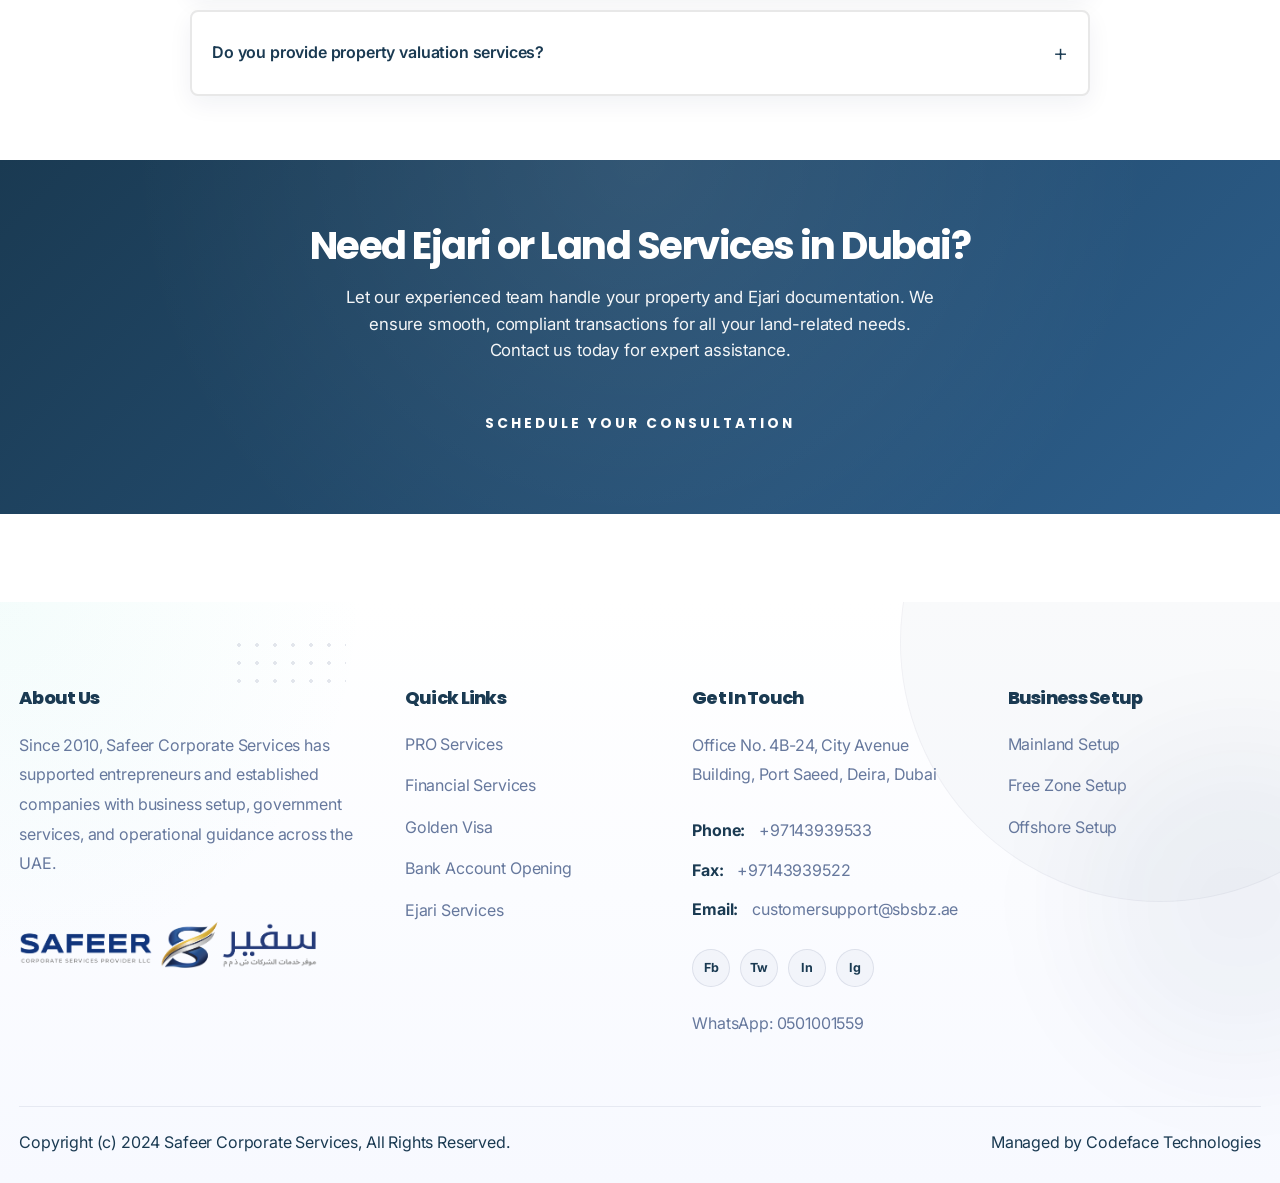
<file: safeerbz-ui/Ejari_Services.html>
<!doctype html>
<html lang="en">
    <head>
        <meta charset="UTF-8" />
        <meta name="viewport" content="width=device-width, initial-scale=1.0" />
        <title>Ejari Services | Safeer Corporate Services</title>
        <link rel="preconnect" href="https://fonts.googleapis.com" />
        <link rel="preconnect" href="https://fonts.gstatic.com" crossorigin />
        <link
            href="https://fonts.googleapis.com/css2?family=Inter:wght@400;500;600;700;800&family=JetBrains+Mono:wght@500;700&family=Poppins:wght@600;700;800&display=swap"
            rel="stylesheet"
        />
        <link rel="stylesheet" href="styles.css" />
        <link rel="stylesheet" href="ejari-styles.css" />
    </head>
    <body>
        <div class="site-shell">
            <div class="topbar">
                <div class="topbar__inner">
                    <p>SAFEERBZ | UAE business setup and support</p>
                    <p>+97143939533 | customersupport@sbsbz.ae</p>
                </div>
            </div>
            <header class="header-wrap">
                <div class="header-card">
                    <a class="brand" href="index.html" aria-label="Safeer home">
                        <img src="assets/Safeer Logo final.png" alt="Safeer logo" />
                    </a>
                    <button class="nav-toggle" type="button" aria-expanded="false" aria-controls="site-nav">
                        <span></span>
                        <span></span>
                        <span></span>
                    </button>
                    <nav class="site-nav" id="site-nav">
                        <a class="site-nav__link" href="index.html">Home</a>
                        <a class="site-nav__link" href="about.html">About Us</a>
                        <div class="site-nav__dropdown">
                            <span class="site-nav__link site-nav__dropdown-toggle site-nav__link--caret"
                                >Company Setup</span
                            >
                            <div class="site-nav__menu">
                                <a class="site-nav__menu-link" href="Mainland_Company_Setup.html">Mainland Company Setup</a>
                                <a class="site-nav__menu-link" href="Free_Zone_Company_Setup.html"
                                    >Free Zone Company Setup</a
                                >
                                <a class="site-nav__menu-link" href="Offshore_Company_Setup.html">Offshore Company Setup</a>
                            </div>
                        </div>
                        <div class="site-nav__dropdown">
                            <span class="site-nav__link site-nav__dropdown-toggle site-nav__link--caret is-current"
                                >Services</span
                            >
                            <div class="site-nav__menu">
                                <a class="site-nav__menu-link" href="PRO_Services.html">PRO Services</a>
                                <a class="site-nav__menu-link" href="Financial_Services.html">Financial Services</a>
                                <a class="site-nav__menu-link" href="Golden_Visa.html">Golden Visa</a>
                                <a class="site-nav__menu-link" href="Bank_Account_Opening.html">Bank Account Opening</a>
                                <a class="site-nav__menu-link is-current" href="Ejari_Services.html" aria-current="page"
                                    >Ejari Services</a
                                >
                            </div>
                        </div>
                        <a class="site-nav__link" href="#">Packages</a>
                        <a class="site-nav__link" href="index.html#contact-title">Contact Us</a>
                    </nav>
                    <a class="btn btn--solid header-cta" href="index.html#contact-title">Start Your Setup</a>
                </div>
            </header>
            <main class="page">
                <!-- Hero Banner Section -->
                <section class="ejari-banner" aria-labelledby="ejari-title">
                    <h1 id="ejari-title">Ejari Services in Dubai, UAE</h1>
                    <p>
                        Comprehensive Ejari and Dubai Lands Department services for individuals, residents, businessmen, and
                        investors. Get professional assistance with lease attestation, property registration, and all
                        land-related documentation.
                    </p>
                    <div class="banner-actions">
                        <a class="btn btn--banner-primary" href="index.html#contact-title">GET STARTED TODAY</a>
                        <a class="btn btn--banner-secondary" href="#services-section">EXPLORE SERVICES</a>
                    </div>
                </section>

                <!-- Ejari Overview Section -->
                <section class="ejari-overview" aria-labelledby="overview-title">
                    <div class="overview-container">
                        <div class="overview-content">
                            <h2 id="overview-title">About Our Ejari Services</h2>
                            <p>
                                Safeer Services provides comprehensive services of the Dubai Lands Department and related
                                land registration services in line with the urban development of Dubai. Our Al Twar Center
                                facility is equipped to handle all types of Ejari and property-related transactions for
                                individuals, companies, businessmen, and investors.
                            </p>
                            <p>
                                We provide transparent, accurate, and fair services with our highly experienced and
                                dedicated team. We believe in teamwork and continuous training to ensure our customers
                                receive quality service and efficiency in completing their land and property transactions
                                with professional expertise.
                            </p>
                        </div>
                    </div>
                </section>

                <!-- Services Grid Section -->
                <section class="ejari-services" id="services-section" aria-labelledby="services-title">
                    <div class="services-header">
                        <h2 id="services-title">Our Ejari Services Include</h2>
                        <p>Complete land and property documentation services</p>
                    </div>
                    <div class="services-grid">
                        <div class="service-box">
                            <div class="service-icon">📋</div>
                            <h3>Attestation of Lease Contracts</h3>
                            <p>
                                Official attestation and registration of lease contracts (Ejari) for residential and
                                commercial properties
                            </p>
                        </div>
                        <div class="service-box">
                            <div class="service-icon">🗑️</div>
                            <h3>Cancellation of Lease Contracts</h3>
                            <p>Professional assistance with canceling lease contracts and clearing property records</p>
                        </div>
                        <div class="service-box">
                            <div class="service-icon">📝</div>
                            <h3>Ejari Letters Issuance</h3>
                            <p>
                                Issuing Ejari letters to register lands not yet registered in the Land Department's system
                            </p>
                        </div>
                        <div class="service-box">
                            <div class="service-icon">✅</div>
                            <h3>Ownership Certificates</h3>
                            <p>Issuance of official ownership certificates for verified properties and land parcels</p>
                        </div>
                        <div class="service-box">
                            <div class="service-icon">🔄</div>
                            <h3>Ownership Data Modification</h3>
                            <p>Modify and update ownership information for individual landlords and property owners</p>
                        </div>
                        <div class="service-box">
                            <div class="service-icon">📊</div>
                            <h3>Real Estate Valuation</h3>
                            <p>Professional valuation of real estate units including apartments, offices, and shops</p>
                        </div>
                        <div class="service-box">
                            <div class="service-icon">⚖️</div>
                            <h3>Rental Dispute Registration</h3>
                            <p>Registration of rental disputes cases at first instance or for reconciliation purposes</p>
                        </div>
                        <div class="service-box">
                            <div class="service-icon">📋</div>
                            <h3>Property Plans Issuance</h3>
                            <p>Issuing all types of property plans for lands, units, and buildings</p>
                        </div>
                    </div>
                </section>

                <!-- Key Benefits Section -->
                <section class="ejari-benefits" aria-labelledby="benefits-title">
                    <h2 id="benefits-title">Why Choose Safeer for Ejari Services?</h2>
                    <div class="benefits-list">
                        <div class="benefit-item">
                            <span class="checkmark">✓</span>
                            <h3>Expert Team</h3>
                            <p>Highly experienced professionals dedicated to your property transactions</p>
                        </div>
                        <div class="benefit-item">
                            <span class="checkmark">✓</span>
                            <h3>Transparent Services</h3>
                            <p>Clear, accurate, and fair service delivery for all documentation needs</p>
                        </div>
                        <div class="benefit-item">
                            <span class="checkmark">✓</span>
                            <h3>Quick Processing</h3>
                            <p>Efficient handling of all Ejari and land registration transactions</p>
                        </div>
                        <div class="benefit-item">
                            <span class="checkmark">✓</span>
                            <h3>Complete Solutions</h3>
                            <p>One-stop service for all Dubai Lands Department needs</p>
                        </div>
                        <div class="benefit-item">
                            <span class="checkmark">✓</span>
                            <h3>Legal Compliance</h3>
                            <p>Ensure all documents meet official Dubai Lands Department requirements</p>
                        </div>
                        <div class="benefit-item">
                            <span class="checkmark">✓</span>
                            <h3>Customer Satisfaction</h3>
                            <p>Dedicated to ensuring customer satisfaction with quality service delivery</p>
                        </div>
                    </div>
                </section>

                <!-- Why Choose Safeer Section -->
                <section class="ejari-why-us" aria-labelledby="why-us-title">
                    <div class="why-us-wrapper">
                        <h2 id="why-us-title">Complete Ejari & Land Services Solutions</h2>
                        <div class="reasons-grid">
                            <div class="reason-card">
                                <div class="reason-number">1</div>
                                <h3>Al Twar Center Location</h3>
                                <p>Conveniently located facility with direct access to Dubai Lands Department services</p>
                            </div>
                            <div class="reason-card">
                                <div class="reason-number">2</div>
                                <h3>Diverse Service Range</h3>
                                <p>Handle all types of Ejari, property, and land registration transactions</p>
                            </div>
                            <div class="reason-card">
                                <div class="reason-number">3</div>
                                <h3>Professional Standards</h3>
                                <p>Maintain highest standards of accuracy and compliance with regulations</p>
                            </div>
                            <div class="reason-card">
                                <div class="reason-number">4</div>
                                <h3>Continuous Improvement</h3>
                                <p>Latest methods and training to provide the best customer experience</p>
                            </div>
                        </div>
                    </div>
                </section>

                <!-- FAQ Section -->
                <section class="ejari-faq" aria-labelledby="faq-title">
                    <div class="faq-container">
                        <h2 id="faq-title">Frequently Asked Questions</h2>
                        <div class="faq-list">
                            <details class="faq-item">
                                <summary>What is Ejari and why do I need it?</summary>
                                <p>
                                    Ejari is the official lease registration system in Dubai. It's required for legal lease
                                    contracts and provides formal recognition of tenancy agreements. It's essential for both
                                    residential and commercial property rentals.
                                </p>
                            </details>
                            <details class="faq-item">
                                <summary>How long does Ejari registration take?</summary>
                                <p>
                                    Ejari registration is typically processed quickly, usually within a few working days. We
                                    handle all documentation to ensure fast and efficient processing through the Dubai Lands
                                    Department.
                                </p>
                            </details>
                            <details class="faq-item">
                                <summary>What documents are needed for Ejari registration?</summary>
                                <p>
                                    Required documents typically include passport copies, visa copies, property
                                    documentation, and lease agreement details. Our team will guide you on specific
                                    requirements based on your transaction type.
                                </p>
                            </details>
                            <details class="faq-item">
                                <summary>Can I cancel an Ejari contract?</summary>
                                <p>
                                    Yes, Ejari contracts can be canceled. We provide professional assistance with the
                                    cancellation process through the proper channels and documentation requirements.
                                </p>
                            </details>
                            <details class="faq-item">
                                <summary>Do you provide property valuation services?</summary>
                                <p>
                                    Yes, we offer professional valuation services for real estate units including
                                    apartments, offices, and shops. Our valuations are recognized by the Dubai Lands
                                    Department.
                                </p>
                            </details>
                        </div>
                    </div>
                </section>

                <!-- CTA Section -->
                <section class="ejari-cta" aria-labelledby="cta-title">
                    <h2 id="cta-title">Need Ejari or Land Services in Dubai?</h2>
                    <p>
                        Let our experienced team handle your property and Ejari documentation. We ensure smooth, compliant
                        transactions for all your land-related needs. Contact us today for expert assistance.
                    </p>
                    <a class="btn btn--cta-primary" href="index.html#contact-title">SCHEDULE YOUR CONSULTATION</a>
                </section>
            </main>
            <footer class="site-footer">
                <div class="site-footer__shell">
                    <div class="site-footer__top">
                        <section class="site-footer__brand">
                            <h2 class="site-footer__heading">About Us</h2>
                            <p class="site-footer__about">
                                Since 2010, Safeer Corporate Services has supported entrepreneurs and established companies
                                with business setup, government services, and operational guidance across the UAE.
                            </p>
                            <img class="site-footer__logo" src="assets/Safeer Logo final.png" alt="Safeer logo" />
                        </section>
                        <section class="site-footer__column">
                            <h2 class="site-footer__heading">Quick Links</h2>
                            <ul class="site-footer__links">
                                <li><a href="PRO_Services.html">PRO Services</a></li>
                                <li><a href="Financial_Services.html">Financial Services</a></li>
                                <li><a href="Golden_Visa.html">Golden Visa</a></li>
                                <li><a href="Bank_Account_Opening.html">Bank Account Opening</a></li>
                                <li><a href="Ejari_Services.html">Ejari Services</a></li>
                            </ul>
                        </section>
                        <section class="site-footer__column">
                            <h2 class="site-footer__heading">Get In Touch</h2>
                            <address class="site-footer__address">
                                Office No. 4B-24, City Avenue Building, Port Saeed, Deira, Dubai
                            </address>
                            <div class="site-footer__details">
                                <p><span>Phone:</span> +97143939533</p>
                                <p><span>Fax:</span> +97143939522</p>
                                <p><span>Email:</span> customersupport@sbsbz.ae</p>
                            </div>
                            <div class="site-footer__socials" aria-label="Social media">
                                <a href="#" aria-label="Facebook">Fb</a>
                                <a href="#" aria-label="Twitter">Tw</a>
                                <a href="#" aria-label="LinkedIn">In</a>
                                <a href="#" aria-label="Instagram">Ig</a>
                            </div>
                            <p class="site-footer__whatsapp">WhatsApp: 0501001559</p>
                        </section>
                        <section class="site-footer__column">
                            <h2 class="site-footer__heading">Business Setup</h2>
                            <ul class="site-footer__links">
                                <li><a href="Mainland_Company_Setup.html">Mainland Setup</a></li>
                                <li><a href="Free_Zone_Company_Setup.html">Free Zone Setup</a></li>
                                <li><a href="Offshore_Company_Setup.html">Offshore Setup</a></li>
                            </ul>
                        </section>
                    </div>
                    <div class="site-footer__bottom">
                        <p>Copyright (c) 2024 Safeer Corporate Services, All Rights Reserved.</p>
                        <p>Managed by Codeface Technologies</p>
                    </div>
                </div>
            </footer>
        </div>
        <script src="main.js"></script>
    </body>
</html>
</file>
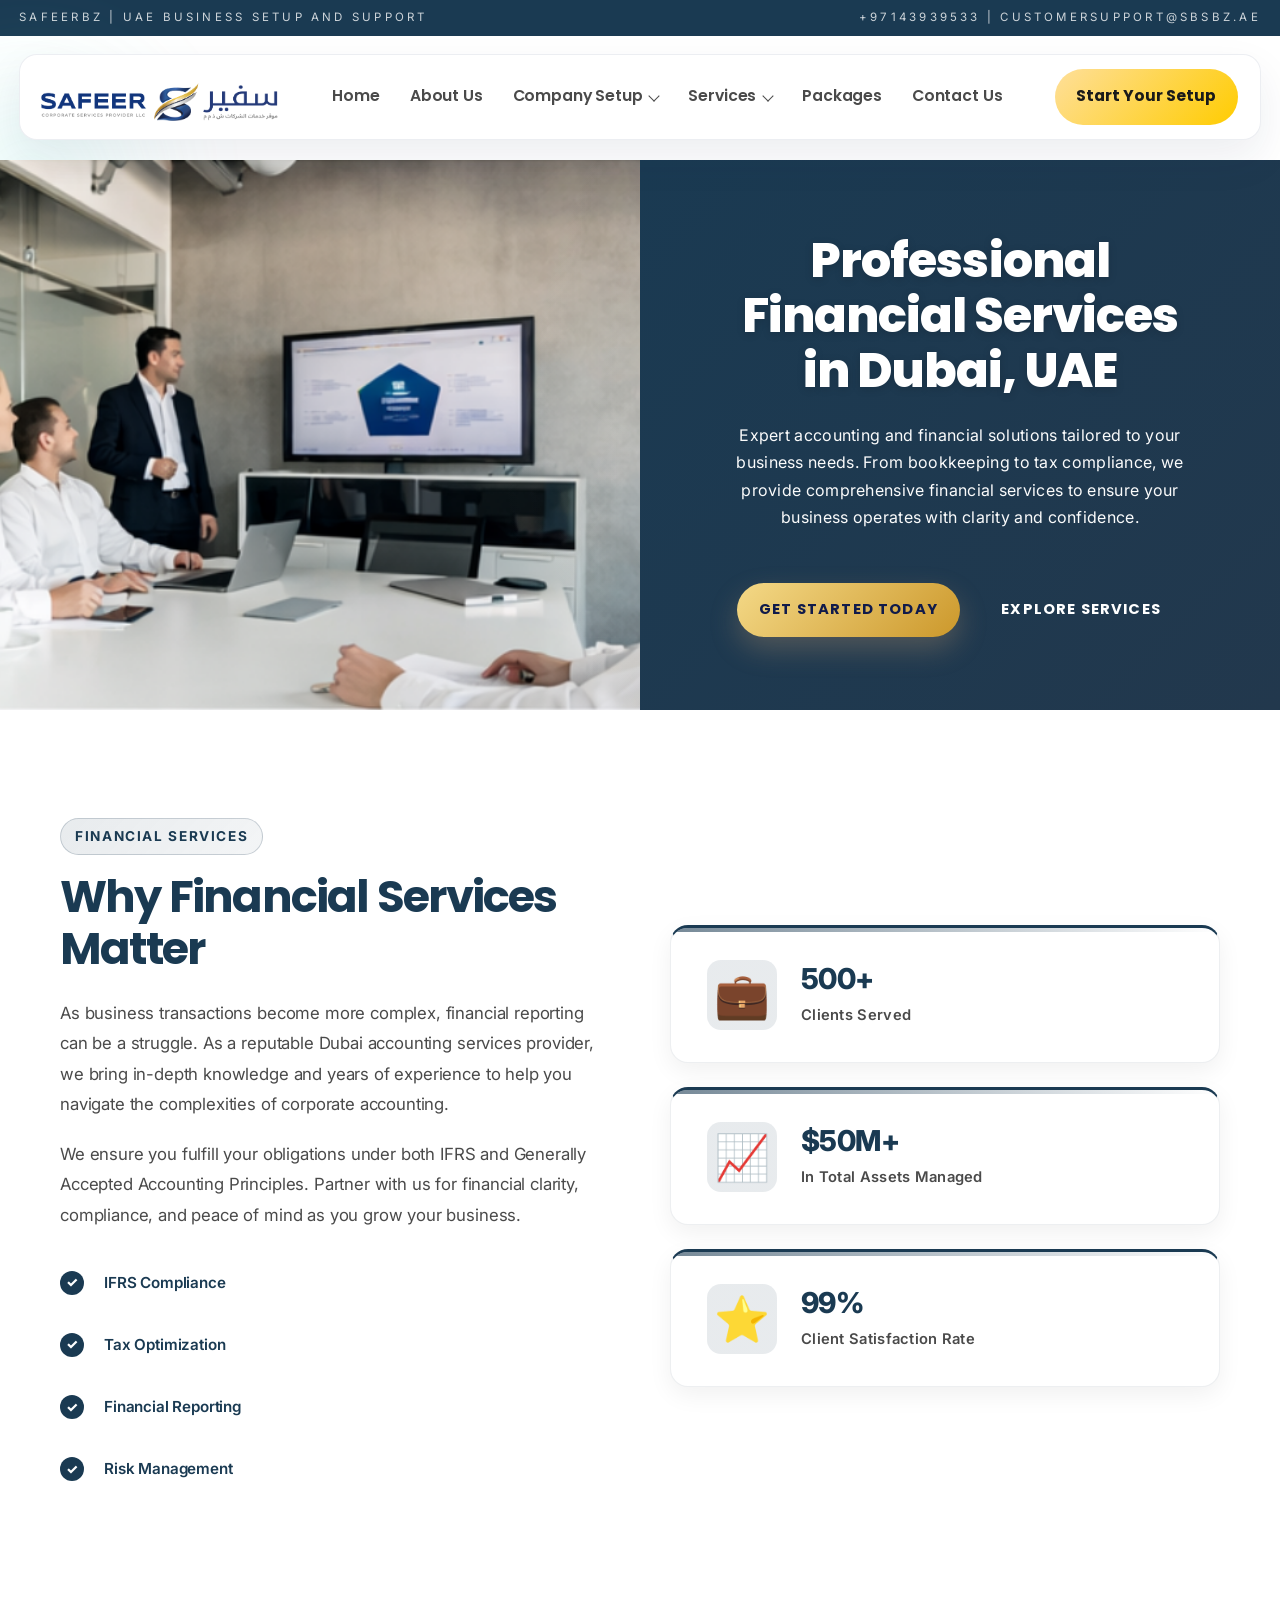
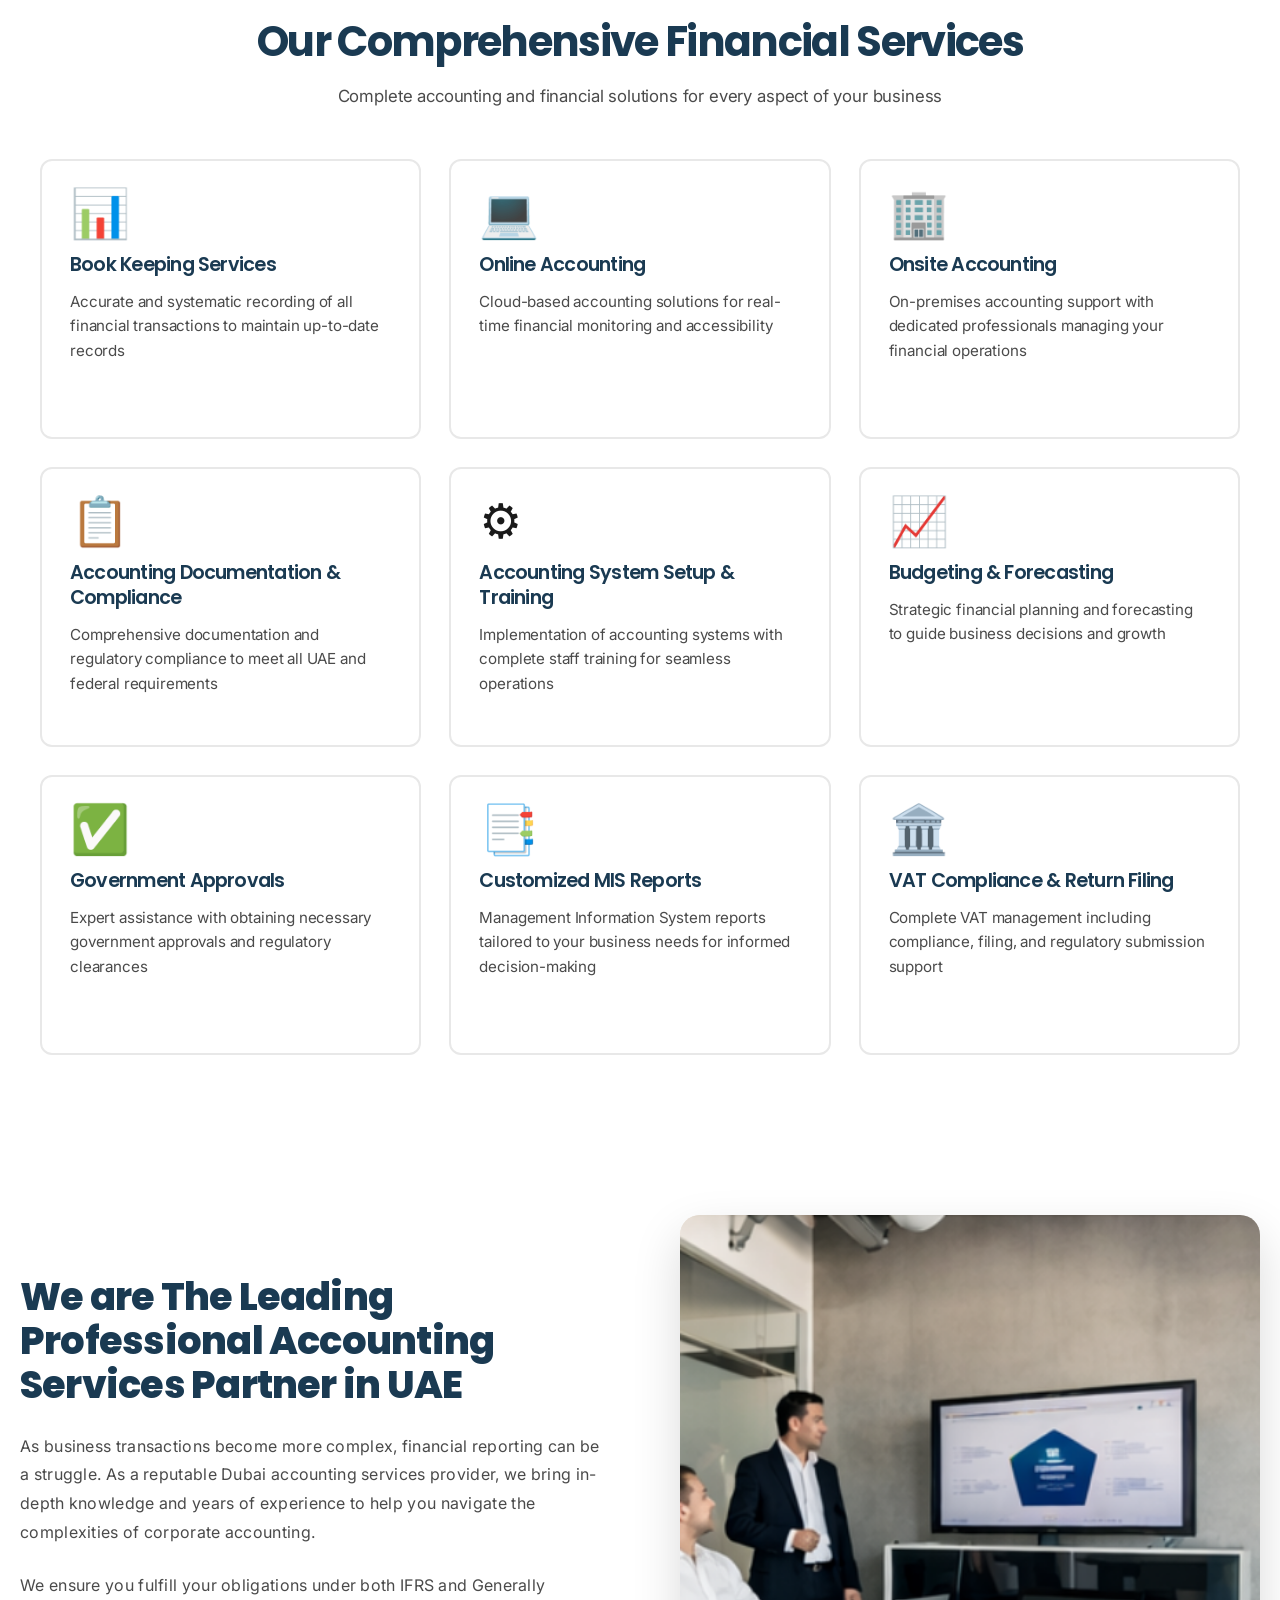
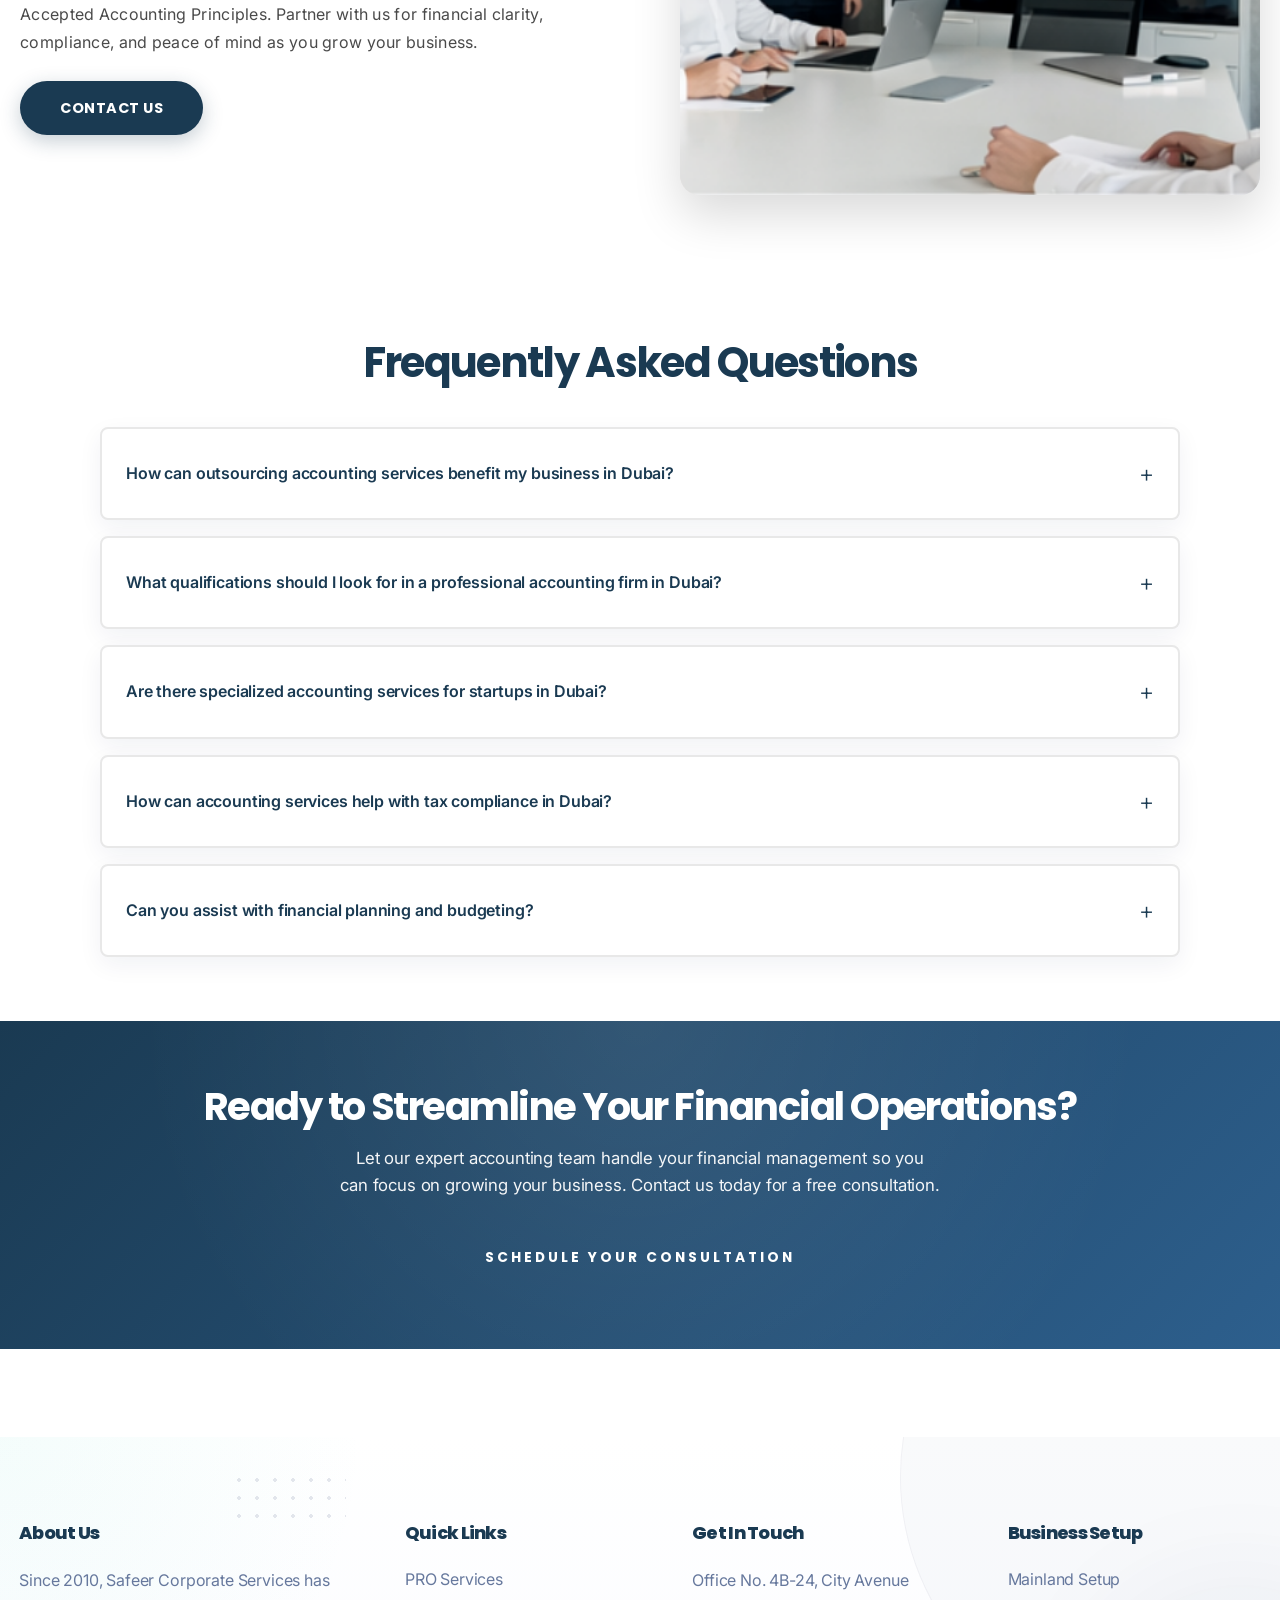
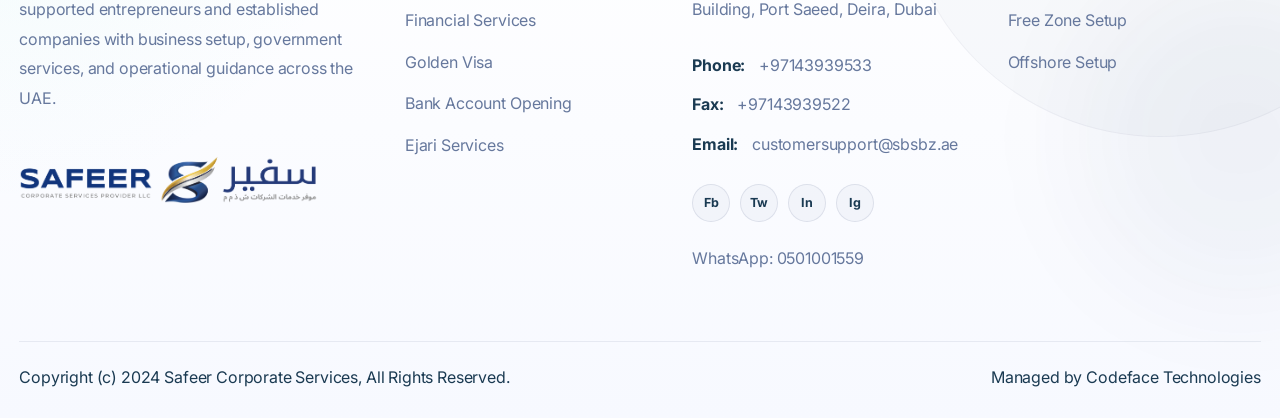
<file: safeerbz-ui/Financial_Services.html>
<!doctype html>
<html lang="en">
    <head>
        <meta charset="UTF-8" />
        <meta name="viewport" content="width=device-width, initial-scale=1.0" />
        <title>Financial Services | Safeer Corporate Services</title>
        <link rel="preconnect" href="https://fonts.googleapis.com" />
        <link rel="preconnect" href="https://fonts.gstatic.com" crossorigin />
        <link
            href="https://fonts.googleapis.com/css2?family=Inter:wght@400;500;600;700;800&family=JetBrains+Mono:wght@500;700&family=Poppins:wght@600;700;800&display=swap"
            rel="stylesheet"
        />
        <link rel="stylesheet" href="styles.css" />
        <link rel="stylesheet" href="financial-services-styles.css" />
    </head>
    <body>
        <div class="site-shell">
            <div class="topbar">
                <div class="topbar__inner">
                    <p>SAFEERBZ | UAE business setup and support</p>
                    <p>+97143939533 | customersupport@sbsbz.ae</p>
                </div>
            </div>
            <header class="header-wrap">
                <div class="header-card">
                    <a class="brand" href="index.html" aria-label="Safeer home">
                        <img src="assets/Safeer Logo final.png" alt="Safeer logo" />
                    </a>
                    <button class="nav-toggle" type="button" aria-expanded="false" aria-controls="site-nav">
                        <span></span>
                        <span></span>
                        <span></span>
                    </button>
                    <nav class="site-nav" id="site-nav">
                        <a class="site-nav__link" href="index.html">Home</a>
                        <a class="site-nav__link" href="about.html">About Us</a>
                        <div class="site-nav__dropdown">
                            <span class="site-nav__link site-nav__dropdown-toggle site-nav__link--caret"
                                >Company Setup</span
                            >
                            <div class="site-nav__menu">
                                <a class="site-nav__menu-link" href="Mainland_Company_Setup.html">Mainland Company Setup</a>
                                <a class="site-nav__menu-link" href="Free_Zone_Company_Setup.html"
                                    >Free Zone Company Setup</a
                                >
                                <a class="site-nav__menu-link" href="Offshore_Company_Setup.html">Offshore Company Setup</a>
                            </div>
                        </div>
                        <div class="site-nav__dropdown">
                            <span class="site-nav__link site-nav__dropdown-toggle site-nav__link--caret is-current"
                                >Services</span
                            >
                            <div class="site-nav__menu">
                                <a class="site-nav__menu-link" href="PRO_Services.html">PRO Services</a>
                                <a class="site-nav__menu-link is-current" href="Financial_Services.html" aria-current="page"
                                    >Financial Services</a
                                >
                                <a class="site-nav__menu-link" href="Golden_Visa.html">Golden Visa</a>
                                <a class="site-nav__menu-link" href="Bank_Account_Opening.html">Bank Account Opening</a>
                                <a class="site-nav__menu-link" href="Ejari_Services.html">Ejari Services</a>
                            </div>
                        </div>
                        <a class="site-nav__link" href="#">Packages</a>
                        <a class="site-nav__link" href="index.html#contact-title">Contact Us</a>
                    </nav>
                    <a class="btn btn--solid header-cta" href="index.html#contact-title">Start Your Setup</a>
                </div>
            </header>
            <main class="page">
                <!-- Hero Banner Section -->
                <section class="financial-banner" aria-labelledby="financial-title">
                    <div class="banner-wrapper">
                        <div class="banner-image">
                            <img src="assets/why-safeer-meeting.jpg" alt="Professional financial consultation" />
                        </div>
                        <div class="banner-content">
                            <h1 id="financial-title">Professional Financial Services in Dubai, UAE</h1>
                            <p>
                                Expert accounting and financial solutions tailored to your business needs. From bookkeeping to tax
                                compliance, we provide comprehensive financial services to ensure your business operates with
                                clarity and confidence.
                            </p>
                            <div class="banner-actions">
                                <a class="btn btn--banner-primary" href="index.html#contact-title">GET STARTED TODAY</a>
                                <a class="btn btn--banner-secondary" href="#services-section">EXPLORE SERVICES</a>
                    </div>
                </section>

                <!-- Financial Services Intro Section -->
                <section class="financial-intro" aria-labelledby="financial-intro-title">
                    <div class="intro-wrapper">
                        <div class="intro-content">
                            <div class="intro-label">Financial Services</div>
                            <h2 id="financial-intro-title">Why Financial Services Matter</h2>
                            <p>
                                As business transactions become more complex, financial reporting can be a struggle. As a
                                reputable Dubai accounting services provider, we bring in-depth knowledge and years of
                                experience to help you navigate the complexities of corporate accounting.
                            </p>
                            <p>
                                We ensure you fulfill your obligations under both IFRS and Generally Accepted Accounting
                                Principles. Partner with us for financial clarity, compliance, and peace of mind as you grow
                                your business.
                            </p>
                            <div class="highlight-list">
                                <div class="highlight-item">IFRS Compliance</div>
                                <div class="highlight-item">Tax Optimization</div>
                                <div class="highlight-item">Financial Reporting</div>
                                <div class="highlight-item">Risk Management</div>
                            </div>
                        </div>
                        <div class="intro-highlights">
                            <div class="highlight-card highlight-card--primary">
                                <div class="highlight-icon">💼</div>
                                <div class="highlight-text">
                                    <div class="highlight-number">500+</div>
                                    <div class="highlight-label">Clients Served</div>
                                </div>
                            </div>
                            <div class="highlight-card highlight-card--secondary">
                                <div class="highlight-icon">📈</div>
                                <div class="highlight-text">
                                    <div class="highlight-number">$50M+</div>
                                    <div class="highlight-label">In Total Assets Managed</div>
                                </div>
                            </div>
                            <div class="highlight-card highlight-card--accent">
                                <div class="highlight-icon">⭐</div>
                                <div class="highlight-text">
                                    <div class="highlight-number">99%</div>
                                    <div class="highlight-label">Client Satisfaction Rate</div>
                                </div>
                            </div>
                        </div>
                    </div>
                </section>

                <!-- Services Grid Section -->
                <section class="financial-services" id="services-section" aria-labelledby="services-title">
                    <div class="services-header">
                        <h2 id="services-title">Our Comprehensive Financial Services</h2>
                        <p>Complete accounting and financial solutions for every aspect of your business</p>
                    </div>
                    <div class="services-grid">
                        <div class="service-box">
                            <div class="service-icon">📊</div>
                            <h3>Book Keeping Services</h3>
                            <p>
                                Accurate and systematic recording of all financial transactions to maintain up-to-date
                                records
                            </p>
                        </div>
                        <div class="service-box">
                            <div class="service-icon">💻</div>
                            <h3>Online Accounting</h3>
                            <p>Cloud-based accounting solutions for real-time financial monitoring and accessibility</p>
                        </div>
                        <div class="service-box">
                            <div class="service-icon">🏢</div>
                            <h3>Onsite Accounting</h3>
                            <p>
                                On-premises accounting support with dedicated professionals managing your financial
                                operations
                            </p>
                        </div>
                        <div class="service-box">
                            <div class="service-icon">📋</div>
                            <h3>Accounting Documentation & Compliance</h3>
                            <p>
                                Comprehensive documentation and regulatory compliance to meet all UAE and federal
                                requirements
                            </p>
                        </div>
                        <div class="service-box">
                            <div class="service-icon">⚙️</div>
                            <h3>Accounting System Setup & Training</h3>
                            <p>Implementation of accounting systems with complete staff training for seamless operations</p>
                        </div>
                        <div class="service-box">
                            <div class="service-icon">📈</div>
                            <h3>Budgeting & Forecasting</h3>
                            <p>Strategic financial planning and forecasting to guide business decisions and growth</p>
                        </div>
                        <div class="service-box">
                            <div class="service-icon">✅</div>
                            <h3>Government Approvals</h3>
                            <p>Expert assistance with obtaining necessary government approvals and regulatory clearances</p>
                        </div>
                        <div class="service-box">
                            <div class="service-icon">📑</div>
                            <h3>Customized MIS Reports</h3>
                            <p>
                                Management Information System reports tailored to your business needs for informed
                                decision-making
                            </p>
                        </div>
                        <div class="service-box">
                            <div class="service-icon">🏛️</div>
                            <h3>VAT Compliance & Return Filing</h3>
                            <p>Complete VAT management including compliance, filing, and regulatory submission support</p>
                        </div>
                    </div>
                </section>

                <!-- Why Choose Us Section -->
                <section class="financial-why-us" aria-labelledby="why-us-title">
                    <div class="why-us-wrapper">
                        <div class="why-us-layout">
                            <div class="why-us-left">
                                <h2 id="why-us-title">
                                    We are The Leading Professional Accounting Services Partner in UAE
                                </h2>
                                <p>
                                    As business transactions become more complex, financial reporting can be a struggle. As
                                    a reputable Dubai accounting services provider, we bring in-depth knowledge and years of
                                    experience to help you navigate the complexities of corporate accounting.
                                </p>
                                <p>
                                    We ensure you fulfill your obligations under both IFRS and Generally Accepted Accounting
                                    Principles. Partner with us for financial clarity, compliance, and peace of mind as you
                                    grow your business.
                                </p>
                                <a href="index.html#contact-title" class="btn btn--why-us-contact">Contact Us</a>
                            </div>
                            <div class="why-us-right">
                                <div class="why-us-image-container">
                                    <img src="assets/why-safeer-meeting.jpg" alt="Professional accounting consultation" />
                                </div>
                            </div>
                        </div>
                    </div>
                </section>

                <!-- FAQ Section -->
                <section class="financial-faq" aria-labelledby="faq-title">
                    <div class="faq-container">
                        <h2 id="faq-title">Frequently Asked Questions</h2>
                        <div class="faq-list">
                            <details class="faq-item">
                                <summary>How can outsourcing accounting services benefit my business in Dubai?</summary>
                                <p>
                                    Outsourcing accounting services helps you save costs, ensure accuracy, and keep you
                                    compliant with UAE regulations. You can focus on growth while our chartered accountants
                                    manage your financial statements and compliance requirements.
                                </p>
                            </details>
                            <details class="faq-item">
                                <summary>
                                    What qualifications should I look for in a professional accounting firm in Dubai?
                                </summary>
                                <p>
                                    Look for firms with certified chartered accountants, experience with UAE regulations,
                                    understanding of IFRS and GAAP standards, and proven track records with businesses of
                                    your size and industry.
                                </p>
                            </details>
                            <details class="faq-item">
                                <summary>Are there specialized accounting services for startups in Dubai?</summary>
                                <p>
                                    Yes, we offer specialized accounting packages tailored for startups including accounting
                                    system setup, financial reporting, budgeting, and tax planning designed for new
                                    ventures.
                                </p>
                            </details>
                            <details class="faq-item">
                                <summary>How can accounting services help with tax compliance in Dubai?</summary>
                                <p>
                                    Our comprehensive tax compliance services ensure you meet all federal and emirate-level
                                    tax obligations, including VAT compliance, corporate tax requirements, and timely filing
                                    of all necessary returns.
                                </p>
                            </details>
                            <details class="faq-item">
                                <summary>Can you assist with financial planning and budgeting?</summary>
                                <p>
                                    Absolutely. We provide strategic financial planning and detailed budgeting services to
                                    help you forecast revenues, manage expenses, and plan for sustainable business growth.
                                </p>
                            </details>
                        </div>
                    </div>
                </section>

                <!-- CTA Section -->
                <section class="financial-cta" aria-labelledby="cta-title">
                    <h2 id="cta-title">Ready to Streamline Your Financial Operations?</h2>
                    <p>
                        Let our expert accounting team handle your financial management so you can focus on growing your
                        business. Contact us today for a free consultation.
                    </p>
                    <a class="btn btn--cta-primary" href="index.html#contact-title">SCHEDULE YOUR CONSULTATION</a>
                </section>
            </main>
            <footer class="site-footer">
                <div class="site-footer__shell">
                    <div class="site-footer__top">
                        <section class="site-footer__brand">
                            <h2 class="site-footer__heading">About Us</h2>
                            <p class="site-footer__about">
                                Since 2010, Safeer Corporate Services has supported entrepreneurs and established companies
                                with business setup, government services, and operational guidance across the UAE.
                            </p>
                            <img class="site-footer__logo" src="assets/Safeer Logo final.png" alt="Safeer logo" />
                        </section>
                        <section class="site-footer__column">
                            <h2 class="site-footer__heading">Quick Links</h2>
                            <ul class="site-footer__links">
                                <li><a href="PRO_Services.html">PRO Services</a></li>
                                <li><a href="Financial_Services.html">Financial Services</a></li>
                                <li><a href="Golden_Visa.html">Golden Visa</a></li>
                                <li><a href="Bank_Account_Opening.html">Bank Account Opening</a></li>
                                <li><a href="Ejari_Services.html">Ejari Services</a></li>
                            </ul>
                        </section>
                        <section class="site-footer__column">
                            <h2 class="site-footer__heading">Get In Touch</h2>
                            <address class="site-footer__address">
                                Office No. 4B-24, City Avenue Building, Port Saeed, Deira, Dubai
                            </address>
                            <div class="site-footer__details">
                                <p><span>Phone:</span> +97143939533</p>
                                <p><span>Fax:</span> +97143939522</p>
                                <p><span>Email:</span> customersupport@sbsbz.ae</p>
                            </div>
                            <div class="site-footer__socials" aria-label="Social media">
                                <a href="#" aria-label="Facebook">Fb</a>
                                <a href="#" aria-label="Twitter">Tw</a>
                                <a href="#" aria-label="LinkedIn">In</a>
                                <a href="#" aria-label="Instagram">Ig</a>
                            </div>
                            <p class="site-footer__whatsapp">WhatsApp: 0501001559</p>
                        </section>
                        <section class="site-footer__column">
                            <h2 class="site-footer__heading">Business Setup</h2>
                            <ul class="site-footer__links">
                                <li><a href="Mainland_Company_Setup.html">Mainland Setup</a></li>
                                <li><a href="Free_Zone_Company_Setup.html">Free Zone Setup</a></li>
                                <li><a href="Offshore_Company_Setup.html">Offshore Setup</a></li>
                            </ul>
                        </section>
                    </div>
                    <div class="site-footer__bottom">
                        <p>Copyright (c) 2024 Safeer Corporate Services, All Rights Reserved.</p>
                        <p>Managed by Codeface Technologies</p>
                    </div>
                </div>
            </footer>
        </div>
        <script src="main.js"></script>
    </body>
</html>
</file>
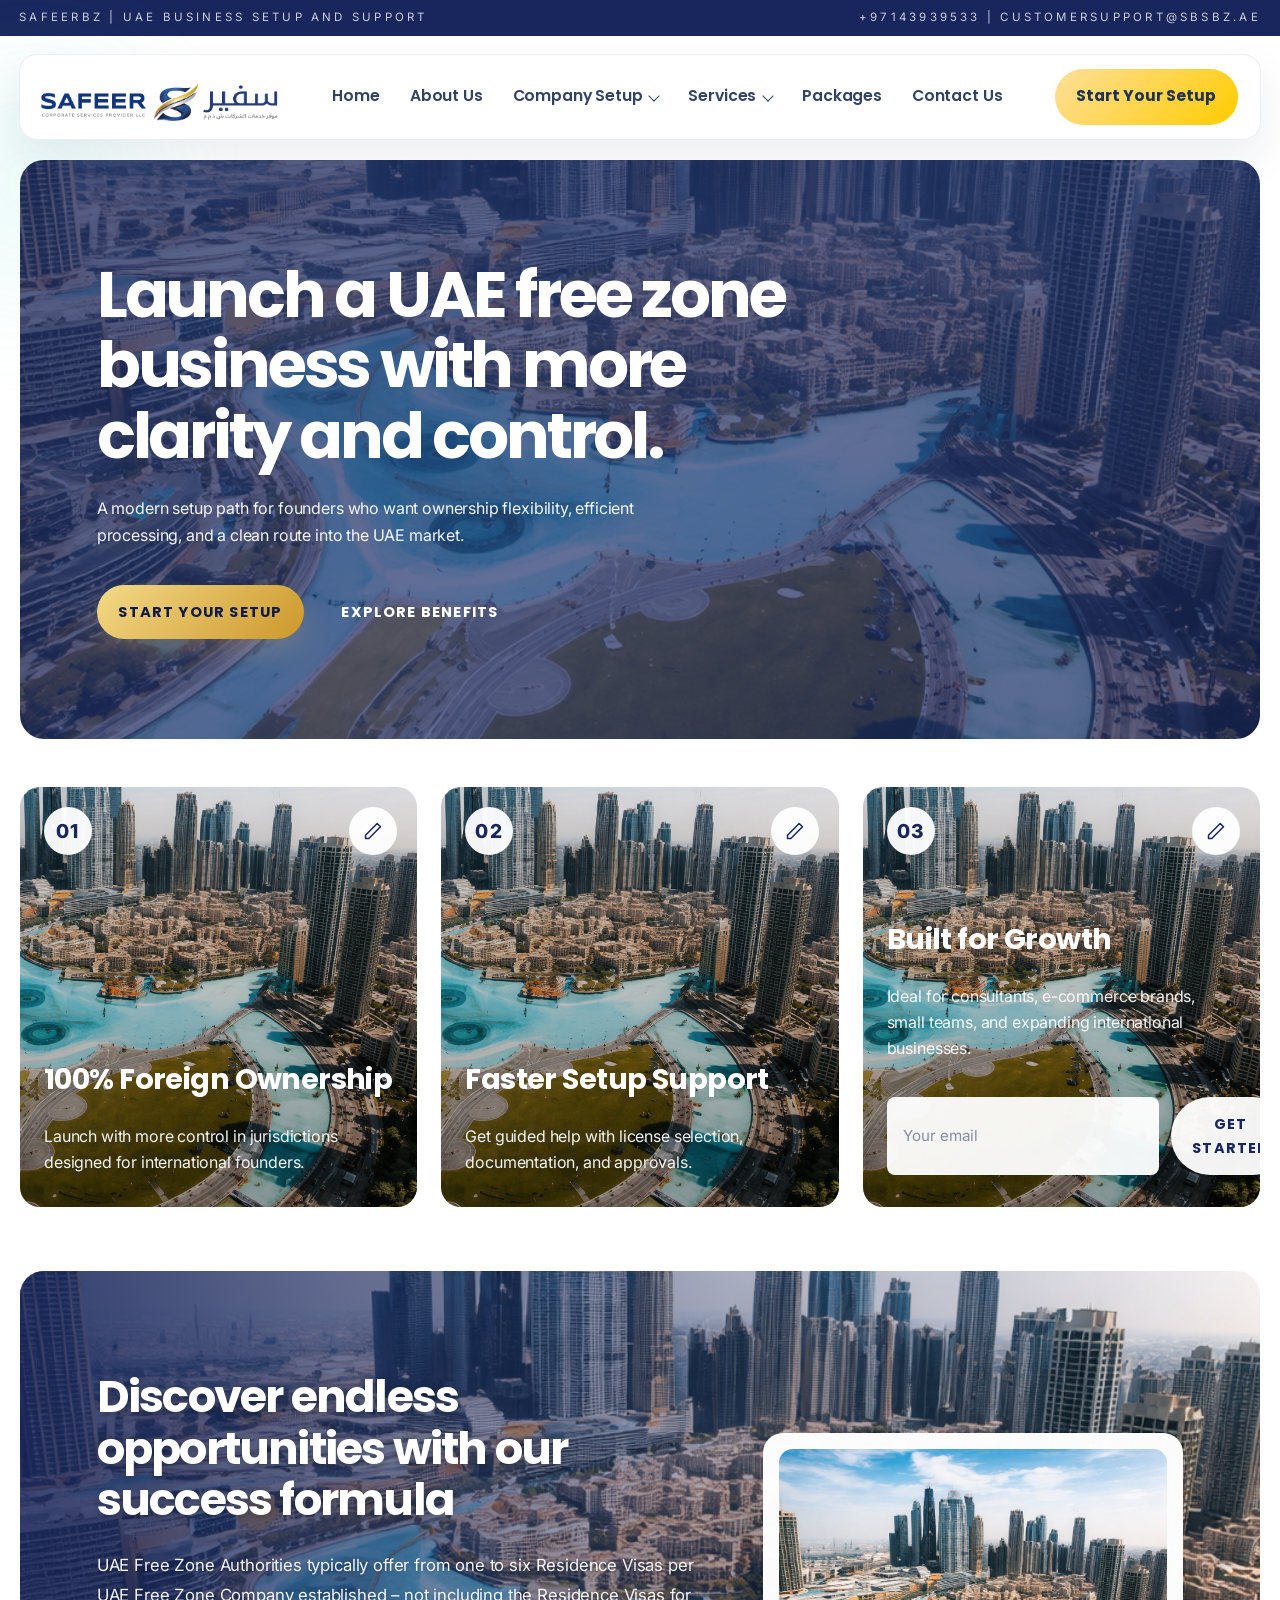
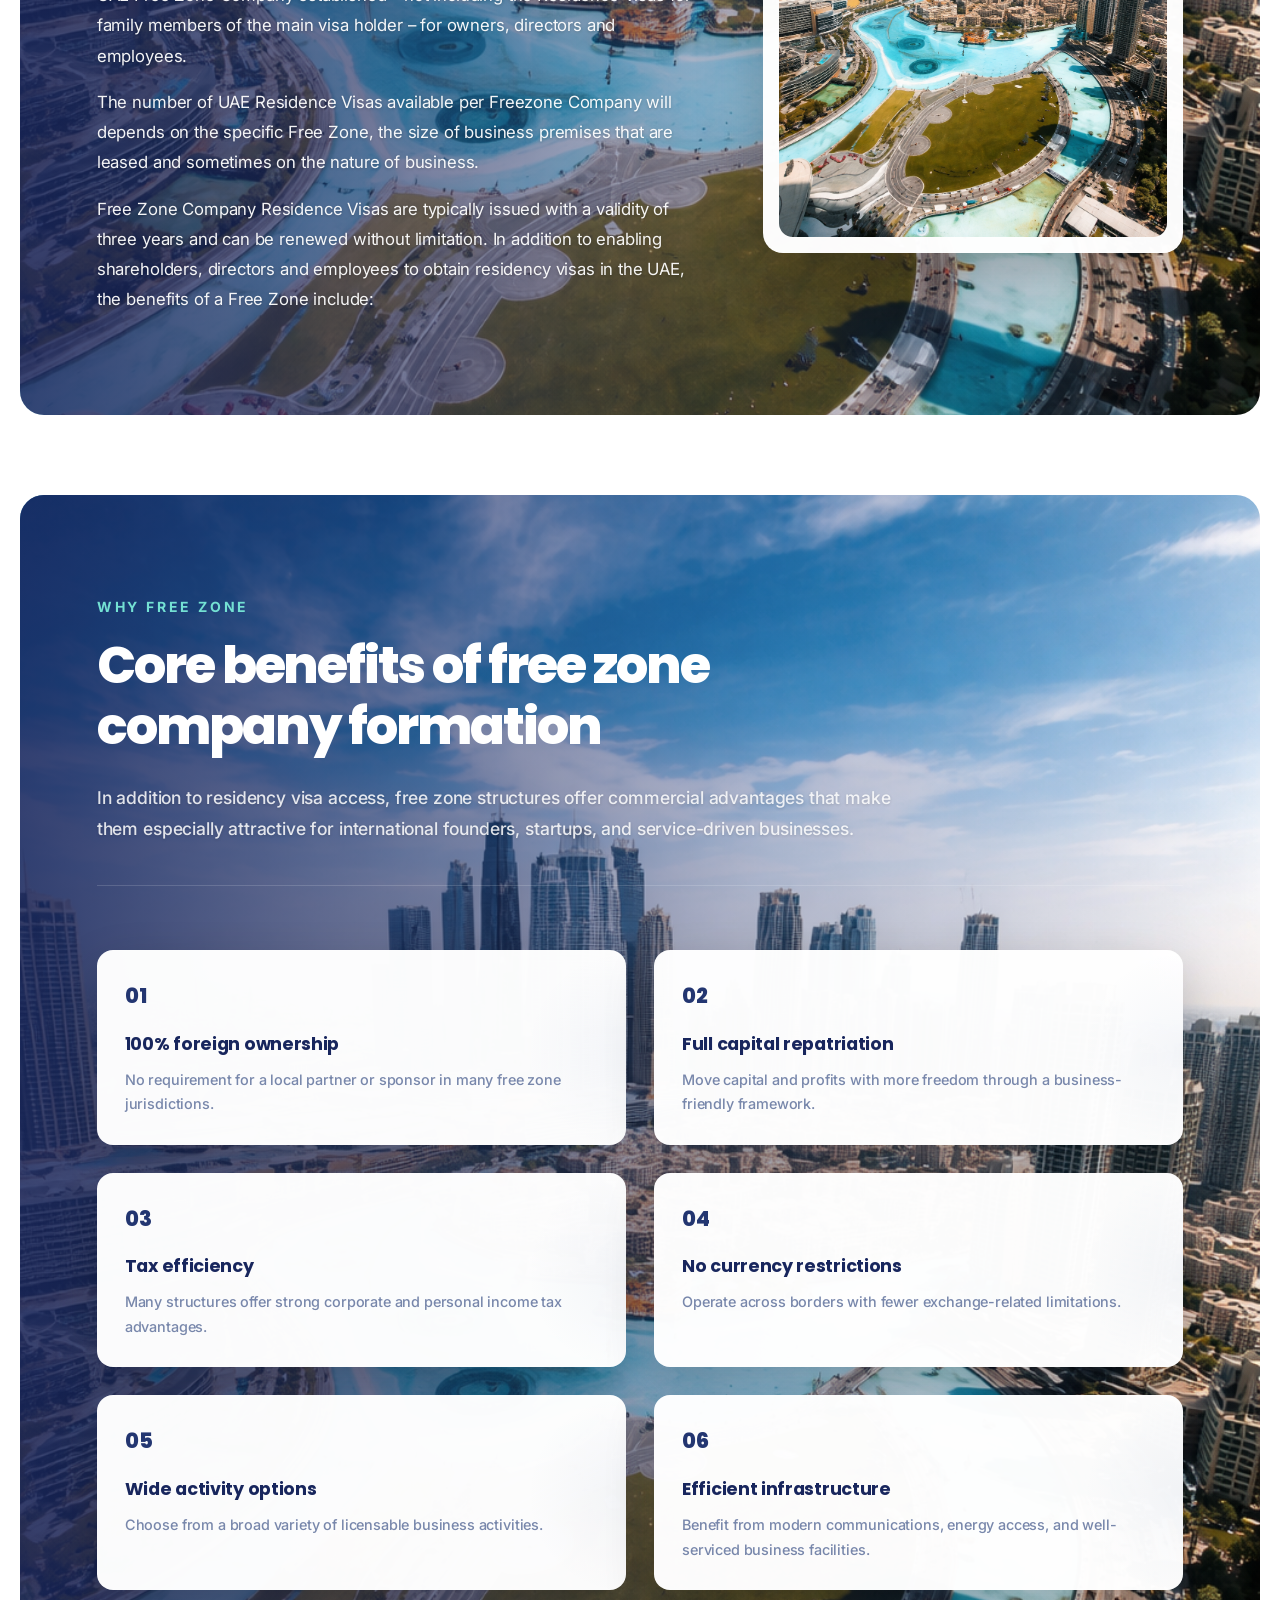
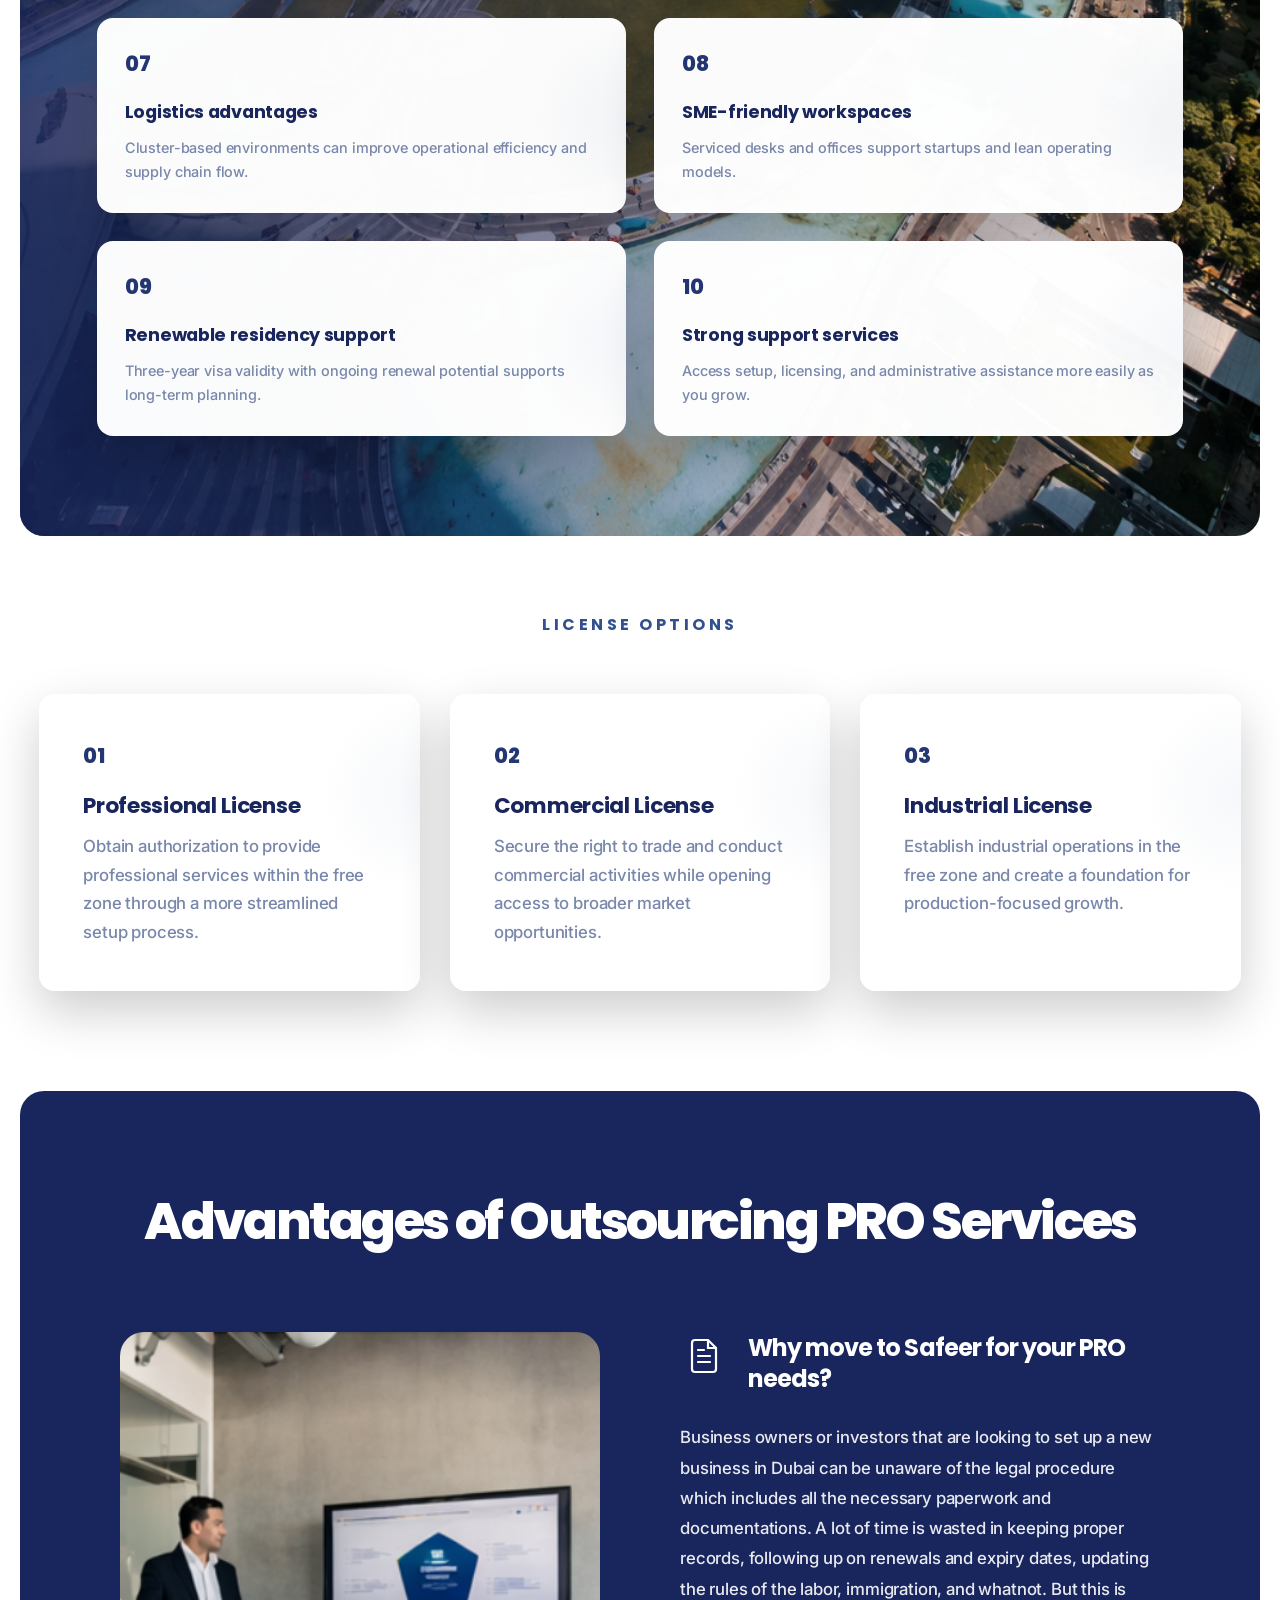
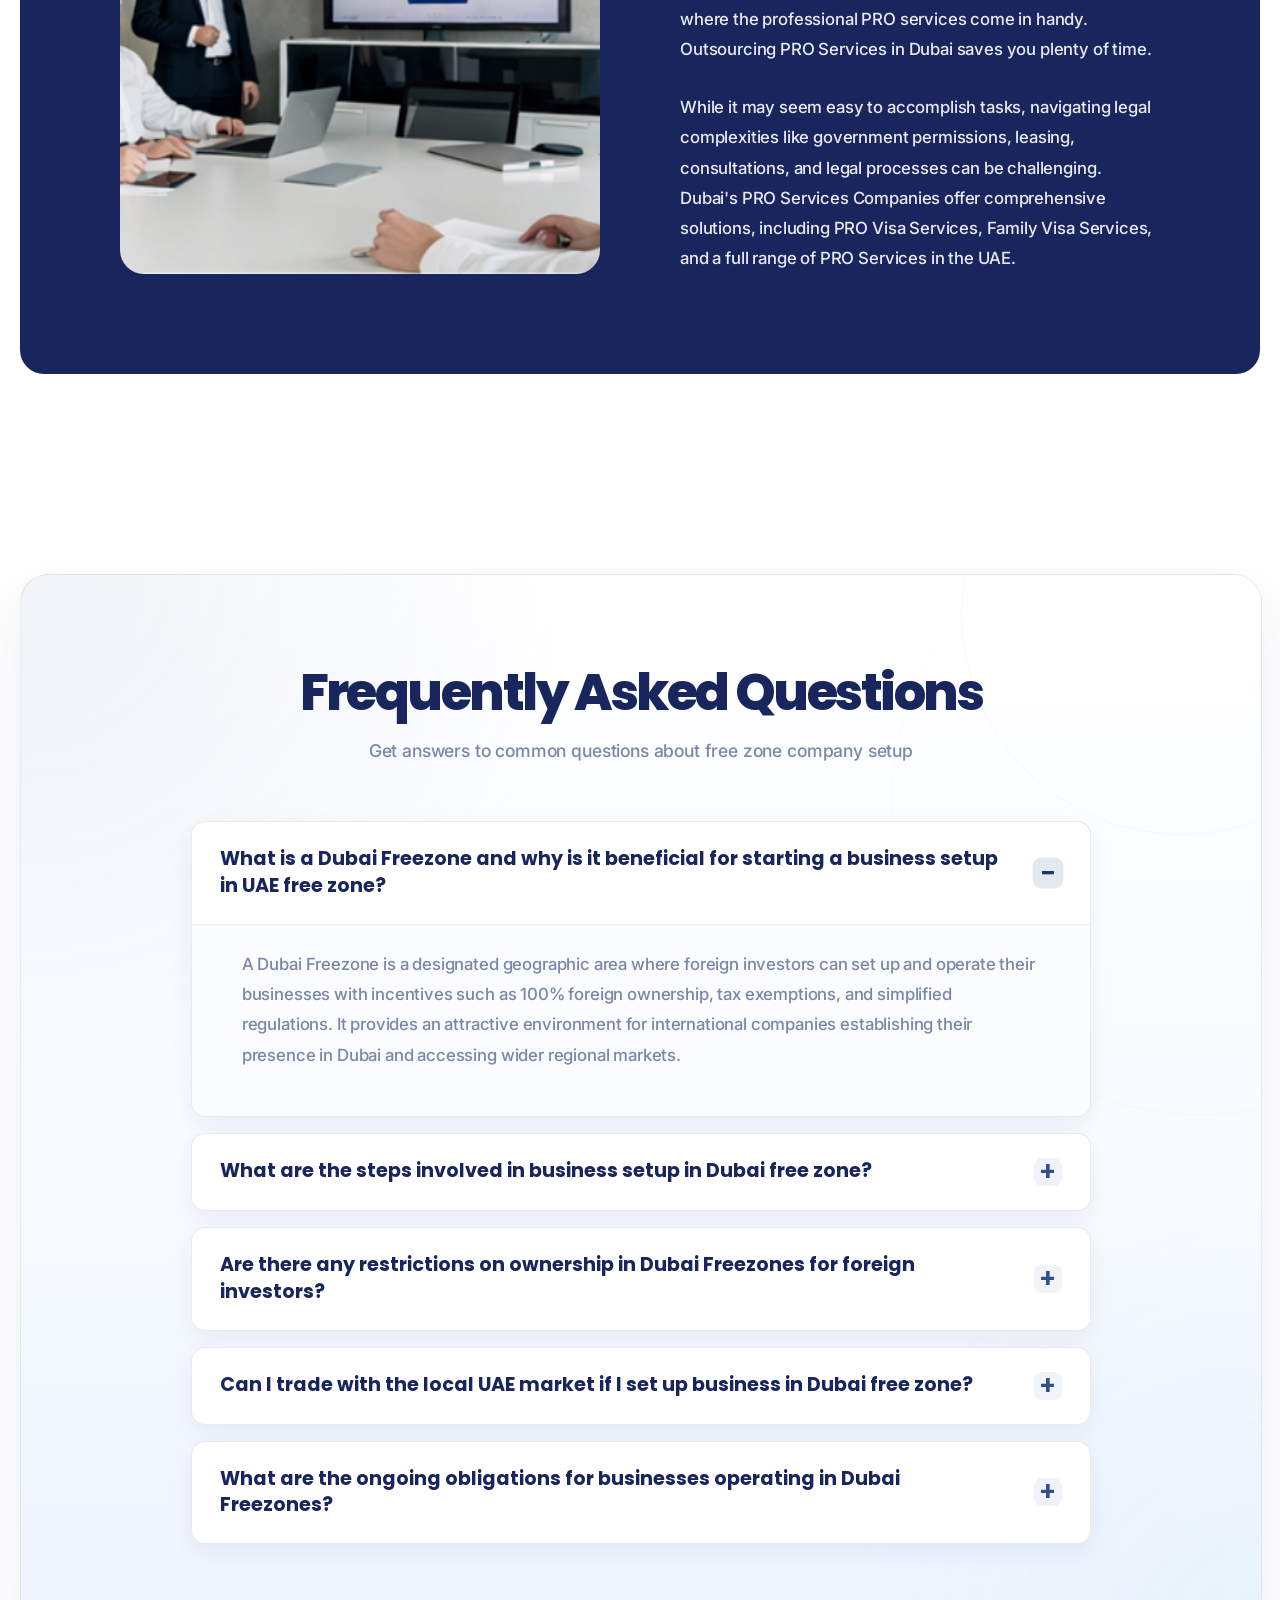
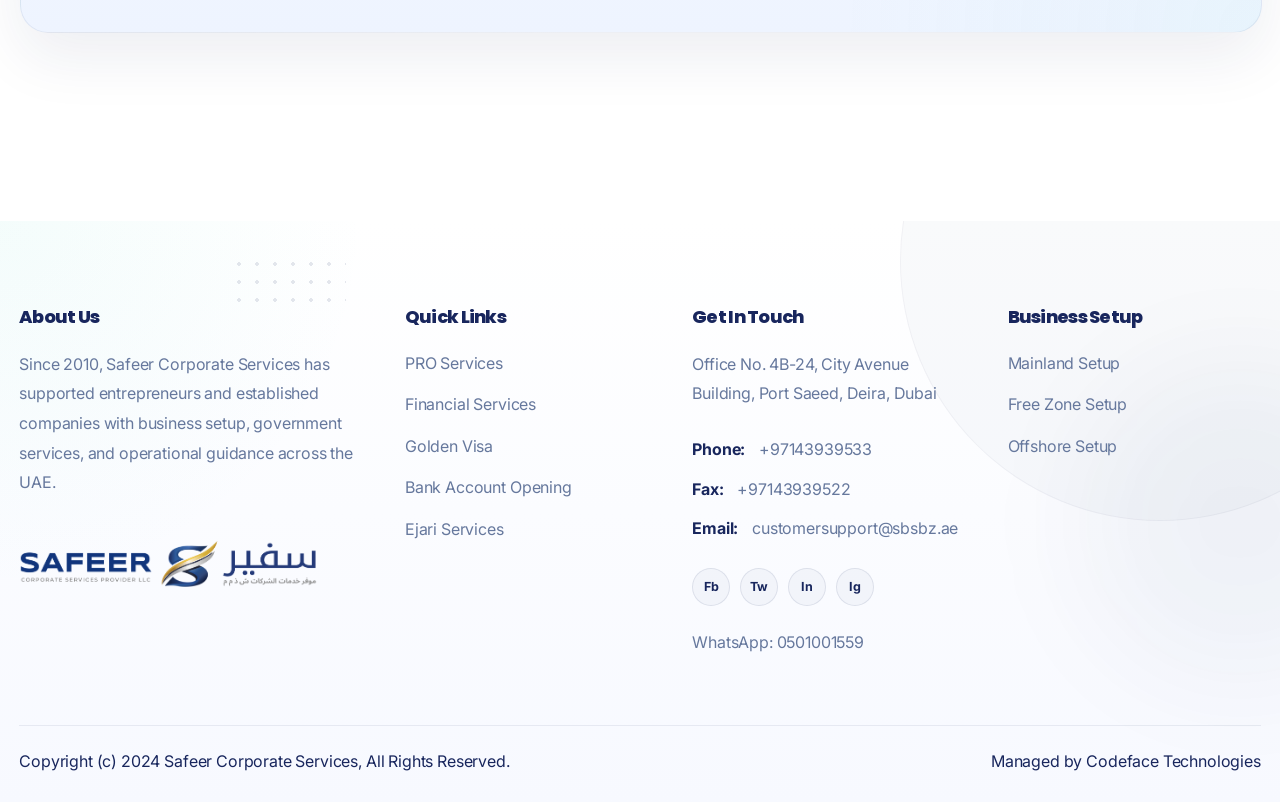
<file: safeerbz-ui/Free_Zone_Company_Setup.html>
<!doctype html>
<html lang="en">
    <head>
        <meta charset="UTF-8" />
        <meta name="viewport" content="width=device-width, initial-scale=1.0" />
        <title>Free Zone Company Setup | Safeer Corporate Services</title>
        <link rel="preconnect" href="https://fonts.googleapis.com" />
        <link rel="preconnect" href="https://fonts.gstatic.com" crossorigin />
        <link
            href="https://fonts.googleapis.com/css2?family=Inter:wght@400;500;600;700;800&family=JetBrains+Mono:wght@500;700&family=Poppins:wght@600;700;800&display=swap"
            rel="stylesheet"
        />
        <link rel="stylesheet" href="styles.css" />
    </head>
    <body>
        <div class="site-shell">
            <div class="topbar">
                <div class="topbar__inner">
                    <p>SAFEERBZ | UAE business setup and support</p>
                    <p>+97143939533 | customersupport@sbsbz.ae</p>
                </div>
            </div>

            <header class="header-wrap">
                <div class="header-card">
                    <a class="brand" href="index.html" aria-label="Safeer home">
                        <img src="assets/Safeer Logo final.png" alt="Safeer logo" />
                    </a>

                    <button class="nav-toggle" type="button" aria-expanded="false" aria-controls="site-nav">
                        <span></span>
                        <span></span>
                        <span></span>
                    </button>

                    <nav class="site-nav" id="site-nav">
                        <a class="site-nav__link" href="index.html">Home</a>
                        <a class="site-nav__link" href="about.html">About Us</a>
                        <div class="site-nav__dropdown">
                            <span class="site-nav__link site-nav__dropdown-toggle site-nav__link--caret is-current">
                                Company Setup
                            </span>
                            <div class="site-nav__menu">
                                <a class="site-nav__menu-link" href="Mainland_Company_Setup.html">Mainland Company Setup</a>
                                <a
                                    class="site-nav__menu-link is-current"
                                    href="Free_Zone_Company_Setup.html"
                                    aria-current="page"
                                    >Free Zone Company Setup</a
                                >
                                <a class="site-nav__menu-link" href="Offshore_Company_Setup.html">Offshore Company Setup</a>
                            </div>
                        </div>
                        <div class="site-nav__dropdown">
                            <span class="site-nav__link site-nav__dropdown-toggle site-nav__link--caret"> Services </span>
                            <div class="site-nav__menu">
                                <a class="site-nav__menu-link" href="PRO_Services.html">PRO Services</a>
                                <a class="site-nav__menu-link" href="Financial_Services.html">Financial Services</a>
                                <a class="site-nav__menu-link" href="Golden_Visa.html">Golden Visa</a>
                                <a class="site-nav__menu-link" href="Bank_Account_Opening.html">Bank Account Opening</a>
                                <a class="site-nav__menu-link" href="Ejari_Services.html">Ejari Services</a>
                            </div>
                        </div>
                        <a class="site-nav__link" href="#">Packages</a>
                        <a class="site-nav__link" href="index.html#contact-title">Contact Us</a>
                    </nav>

                    <a class="btn btn--solid header-cta" href="index.html#contact-title"> Start Your Setup </a>
                </div>
            </header>

            <main class="page">
                <section class="free-zone-banner" aria-labelledby="free-zone-title">
                    <h1 id="free-zone-title">Launch a UAE free zone business with more clarity and control.</h1>
                    <p>
                        A modern setup path for founders who want ownership flexibility, efficient processing, and a clean
                        route into the UAE market.
                    </p>
                    <div class="banner-actions">
                        <a class="btn btn--banner-primary" href="index.html#contact-title">START YOUR SETUP</a>
                        <a class="btn btn--banner-secondary" href="index.html#contact-title">EXPLORE BENEFITS</a>
                    </div>
                </section>

                <section class="free-zone-features">
                    <div class="features-grid">
                        <article class="feature-card feature-card--01">
                            <div class="feature-card__number">01</div>
                            <button class="feature-card__action" aria-label="Edit feature">
                                <svg width="20" height="20" viewBox="0 0 20 20" fill="none">
                                    <path
                                        d="M14.166 2.5L17.5 5.833M2.5 17.5h3.333l11.667-11.667-3.333-3.333L2.5 14.167V17.5Z"
                                        stroke="currentColor"
                                        stroke-width="1.5"
                                        stroke-linecap="round"
                                        stroke-linejoin="round"
                                    />
                                </svg>
                            </button>
                            <h3>100% Foreign Ownership</h3>
                            <p>Launch with more control in jurisdictions designed for international founders.</p>
                        </article>

                        <article class="feature-card feature-card--02">
                            <div class="feature-card__number">02</div>
                            <button class="feature-card__action" aria-label="Edit feature">
                                <svg width="20" height="20" viewBox="0 0 20 20" fill="none">
                                    <path
                                        d="M14.166 2.5L17.5 5.833M2.5 17.5h3.333l11.667-11.667-3.333-3.333L2.5 14.167V17.5Z"
                                        stroke="currentColor"
                                        stroke-width="1.5"
                                        stroke-linecap="round"
                                        stroke-linejoin="round"
                                    />
                                </svg>
                            </button>
                            <h3>Faster Setup Support</h3>
                            <p>Get guided help with license selection, documentation, and approvals.</p>
                        </article>

                        <article class="feature-card feature-card--03">
                            <div class="feature-card__number">03</div>
                            <button class="feature-card__action" aria-label="Edit feature">
                                <svg width="20" height="20" viewBox="0 0 20 20" fill="none">
                                    <path
                                        d="M14.166 2.5L17.5 5.833M2.5 17.5h3.333l11.667-11.667-3.333-3.333L2.5 14.167V17.5Z"
                                        stroke="currentColor"
                                        stroke-width="1.5"
                                        stroke-linecap="round"
                                        stroke-linejoin="round"
                                    />
                                </svg>
                            </button>
                            <h3>Built for Growth</h3>
                            <p>
                                Ideal for consultants, e-commerce brands, small teams, and expanding international
                                businesses.
                            </p>
                            <form class="feature-card__form">
                                <input type="email" placeholder="Your email" required />
                                <button type="submit" class="btn btn--card-action">Get started</button>
                            </form>
                        </article>
                    </div>
                </section>

                <section class="discover-section">
                    <div class="discover-wrapper" style="background-image: url(&quot;assets/Hero.jpg&quot;)">
                        <div class="discover-container">
                            <div class="discover-content">
                                <h2>Discover endless opportunities with our success formula</h2>
                                <div class="discover-text">
                                    <p>
                                        UAE Free Zone Authorities typically offer from one to six Residence Visas per UAE
                                        Free Zone Company established – not including the Residence Visas for family members
                                        of the main visa holder – for owners, directors and employees.
                                    </p>
                                    <p>
                                        The number of UAE Residence Visas available per Freezone Company will depends on the
                                        specific Free Zone, the size of business premises that are leased and sometimes on
                                        the nature of business.
                                    </p>
                                    <p>
                                        Free Zone Company Residence Visas are typically issued with a validity of three
                                        years and can be renewed without limitation. In addition to enabling shareholders,
                                        directors and employees to obtain residency visas in the UAE, the benefits of a Free
                                        Zone include:
                                    </p>
                                </div>
                            </div>
                            <div class="discover-image-wrapper">
                                <div class="discover-image-card">
                                    <img src="assets/Hero.jpg" alt="UAE Free Zone Opportunities" />
                                </div>
                            </div>
                        </div>
                    </div>
                </section>

                <section class="why-free-zone" aria-labelledby="why-free-zone-title">
                    <div class="why-free-zone-wrapper" style="background-image: url(&quot;assets/Hero.jpg&quot;)">
                        <div class="why-free-zone-overlay"></div>
                        <div class="why-free-zone-inner">
                            <div class="why-free-zone-header">
                                <span class="why-free-zone-label">WHY FREE ZONE</span>
                                <h2 id="why-free-zone-title">Core benefits of free zone company formation</h2>
                                <p class="why-free-zone-description">
                                    In addition to residency visa access, free zone structures offer commercial advantages
                                    that make them especially attractive for international founders, startups, and
                                    service-driven businesses.
                                </p>
                            </div>

                            <div class="why-free-zone-benefits">
                                <div class="benefit-card">
                                    <div class="benefit-card__number">01</div>
                                    <h3>100% foreign ownership</h3>
                                    <p>No requirement for a local partner or sponsor in many free zone jurisdictions.</p>
                                </div>

                                <div class="benefit-card">
                                    <div class="benefit-card__number">02</div>
                                    <h3>Full capital repatriation</h3>
                                    <p>Move capital and profits with more freedom through a business-friendly framework.</p>
                                </div>

                                <div class="benefit-card">
                                    <div class="benefit-card__number">03</div>
                                    <h3>Tax efficiency</h3>
                                    <p>Many structures offer strong corporate and personal income tax advantages.</p>
                                </div>

                                <div class="benefit-card">
                                    <div class="benefit-card__number">04</div>
                                    <h3>No currency restrictions</h3>
                                    <p>Operate across borders with fewer exchange-related limitations.</p>
                                </div>

                                <div class="benefit-card">
                                    <div class="benefit-card__number">05</div>
                                    <h3>Wide activity options</h3>
                                    <p>Choose from a broad variety of licensable business activities.</p>
                                </div>

                                <div class="benefit-card">
                                    <div class="benefit-card__number">06</div>
                                    <h3>Efficient infrastructure</h3>
                                    <p>
                                        Benefit from modern communications, energy access, and well-serviced business
                                        facilities.
                                    </p>
                                </div>

                                <div class="benefit-card">
                                    <div class="benefit-card__number">07</div>
                                    <h3>Logistics advantages</h3>
                                    <p>
                                        Cluster-based environments can improve operational efficiency and supply chain flow.
                                    </p>
                                </div>

                                <div class="benefit-card">
                                    <div class="benefit-card__number">08</div>
                                    <h3>SME-friendly workspaces</h3>
                                    <p>Serviced desks and offices support startups and lean operating models.</p>
                                </div>

                                <div class="benefit-card">
                                    <div class="benefit-card__number">09</div>
                                    <h3>Renewable residency support</h3>
                                    <p>
                                        Three-year visa validity with ongoing renewal potential supports long-term planning.
                                    </p>
                                </div>

                                <div class="benefit-card">
                                    <div class="benefit-card__number">10</div>
                                    <h3>Strong support services</h3>
                                    <p>Access setup, licensing, and administrative assistance more easily as you grow.</p>
                                </div>
                            </div>
                        </div>
                    </div>
                </section>

                <section class="license-options-section" aria-labelledby="license-options-title">
                    <div class="license-options-container">
                        <h2 id="license-options-title" class="license-options-heading">LICENSE OPTIONS</h2>
                        <div class="license-options-grid">
                            <div class="license-card">
                                <div class="license-card__number">01</div>
                                <h3>Professional License</h3>
                                <p>
                                    Obtain authorization to provide professional services within the free zone through a
                                    more streamlined setup process.
                                </p>
                            </div>

                            <div class="license-card">
                                <div class="license-card__number">02</div>
                                <h3>Commercial License</h3>
                                <p>
                                    Secure the right to trade and conduct commercial activities while opening access to
                                    broader market opportunities.
                                </p>
                            </div>

                            <div class="license-card">
                                <div class="license-card__number">03</div>
                                <h3>Industrial License</h3>
                                <p>
                                    Establish industrial operations in the free zone and create a foundation for
                                    production-focused growth.
                                </p>
                            </div>
                        </div>
                    </div>
                </section>

                <section class="pro-advantages-section" aria-labelledby="pro-advantages-title">
                    <div class="pro-advantages-container">
                        <h2 id="pro-advantages-title" class="pro-advantages-heading">
                            Advantages of Outsourcing PRO Services
                        </h2>

                        <div class="pro-advantages-content">
                            <div class="pro-advantages-image-wrap">
                                <img
                                    class="pro-advantages-image"
                                    src="assets/why-safeer-meeting.jpg"
                                    alt="Business team discussion about PRO services"
                                />
                            </div>

                            <div class="pro-advantages-text">
                                <div class="pro-advantages-header">
                                    <div class="pro-advantages-icon" aria-hidden="true">
                                        <svg viewBox="0 0 48 48" fill="none">
                                            <path
                                                d="M15 8h13l8 8v21a3 3 0 0 1-3 3H15a3 3 0 0 1-3-3V11a3 3 0 0 1 3-3Z"
                                                stroke="currentColor"
                                                stroke-width="2.2"
                                            />
                                            <path d="M28 8v8h8" stroke="currentColor" stroke-width="2.2" />
                                            <path
                                                d="M18 24h12M18 30h12M18 18h6"
                                                stroke="currentColor"
                                                stroke-width="2.2"
                                                stroke-linecap="round"
                                            />
                                        </svg>
                                    </div>
                                    <h3 class="pro-advantages-subheading">Why move to Safeer for your PRO needs?</h3>
                                </div>

                                <p class="pro-advantages-text-block">
                                    Business owners or investors that are looking to set up a new business in Dubai can be
                                    unaware of the legal procedure which includes all the necessary paperwork and
                                    documentations. A lot of time is wasted in keeping proper records, following up on
                                    renewals and expiry dates, updating the rules of the labor, immigration, and whatnot.
                                    But this is where the professional PRO services come in handy. Outsourcing PRO Services
                                    in Dubai saves you plenty of time.
                                </p>

                                <p class="pro-advantages-text-block">
                                    While it may seem easy to accomplish tasks, navigating legal complexities like
                                    government permissions, leasing, consultations, and legal processes can be challenging.
                                    Dubai's PRO Services Companies offer comprehensive solutions, including PRO Visa
                                    Services, Family Visa Services, and a full range of PRO Services in the UAE.
                                </p>
                            </div>
                        </div>
                    </div>
                </section>

                <section class="faq-section" aria-labelledby="faq-title">
                    <div class="faq-shell">
                        <div class="faq-container">
                            <div class="faq-header">
                                <h2 id="faq-title" class="faq-heading">Frequently Asked Questions</h2>
                                <p class="faq-subheading">Get answers to common questions about free zone company setup</p>
                            </div>
                            <div class="faq-list">
                                <div class="faq-item">
                                    <button class="faq-question" aria-expanded="true" aria-controls="faq-answer-1">
                                        <span class="faq-question-text"
                                            >What is a Dubai Freezone and why is it beneficial for starting a business setup
                                            in UAE free zone?</span
                                        >
                                        <span class="faq-toggle" aria-hidden="true">−</span>
                                    </button>
                                    <div id="faq-answer-1" class="faq-answer" style="display: block">
                                        <p>
                                            A Dubai Freezone is a designated geographic area where foreign investors can set
                                            up and operate their businesses with incentives such as 100% foreign ownership,
                                            tax exemptions, and simplified regulations. It provides an attractive
                                            environment for international companies establishing their presence in Dubai and
                                            accessing wider regional markets.
                                        </p>
                                    </div>
                                </div>

                                <div class="faq-item">
                                    <button class="faq-question" aria-expanded="false" aria-controls="faq-answer-2">
                                        <span class="faq-question-text"
                                            >What are the steps involved in business setup in Dubai free zone?</span
                                        >
                                        <span class="faq-toggle" aria-hidden="true">+</span>
                                    </button>
                                    <div id="faq-answer-2" class="faq-answer" style="display: none">
                                        <p>
                                            The steps typically include choosing your business activity, selecting a free
                                            zone location, preparing documents, applying for approval, obtaining your trade
                                            license, registering with relevant authorities, and setting up your business
                                            premises. Our team guides you through each stage to ensure a smooth setup
                                            process.
                                        </p>
                                    </div>
                                </div>

                                <div class="faq-item">
                                    <button class="faq-question" aria-expanded="false" aria-controls="faq-answer-3">
                                        <span class="faq-question-text"
                                            >Are there any restrictions on ownership in Dubai Freezones for foreign
                                            investors?</span
                                        >
                                        <span class="faq-toggle" aria-hidden="true">+</span>
                                    </button>
                                    <div id="faq-answer-3" class="faq-answer" style="display: none">
                                        <p>
                                            No, one of the main advantages of Dubai Freezones is that foreign investors can
                                            have 100% ownership of their business without requiring a local partner or
                                            sponsor. This gives you complete control and operational flexibility.
                                        </p>
                                    </div>
                                </div>

                                <div class="faq-item">
                                    <button class="faq-question" aria-expanded="false" aria-controls="faq-answer-4">
                                        <span class="faq-question-text"
                                            >Can I trade with the local UAE market if I set up business in Dubai free
                                            zone?</span
                                        >
                                        <span class="faq-toggle" aria-hidden="true">+</span>
                                    </button>
                                    <div id="faq-answer-4" class="faq-answer" style="display: none">
                                        <p>
                                            Yes, free zone companies can trade with the local UAE market. However, you would
                                            need to obtain an additional trade license for mainland trading rights or
                                            establish a branch on the mainland. Our consultants can advise on the best
                                            approach for your business model.
                                        </p>
                                    </div>
                                </div>

                                <div class="faq-item">
                                    <button class="faq-question" aria-expanded="false" aria-controls="faq-answer-5">
                                        <span class="faq-question-text"
                                            >What are the ongoing obligations for businesses operating in Dubai
                                            Freezones?</span
                                        >
                                        <span class="faq-toggle" aria-hidden="true">+</span>
                                    </button>
                                    <div id="faq-answer-5" class="faq-answer" style="display: none">
                                        <p>
                                            Businesses must maintain their trade license, file annual reports with the free
                                            zone authority, pay renewal fees, and comply with the specific regulations of
                                            their chosen free zone. We provide ongoing support to help you stay compliant
                                            with all obligations.
                                        </p>
                                    </div>
                                </div>
                            </div>
                        </div>
                    </div>
                </section>
            </main>

            <footer class="site-footer">
                <div class="site-footer__shell">
                    <div class="site-footer__top">
                        <section class="site-footer__brand">
                            <h2 class="site-footer__heading">About Us</h2>
                            <p class="site-footer__about">
                                Since 2010, Safeer Corporate Services has supported entrepreneurs and established companies
                                with business setup, government services, and operational guidance across the UAE.
                            </p>
                            <img class="site-footer__logo" src="assets/Safeer Logo final.png" alt="Safeer logo" />
                        </section>

                        <section class="site-footer__column">
                            <h2 class="site-footer__heading">Quick Links</h2>
                            <ul class="site-footer__links">
                                <li><a href="PRO_Services.html">PRO Services</a></li>
                                <li><a href="Financial_Services.html">Financial Services</a></li>
                                <li><a href="Golden_Visa.html">Golden Visa</a></li>
                                <li><a href="Bank_Account_Opening.html">Bank Account Opening</a></li>
                                <li><a href="Ejari_Services.html">Ejari Services</a></li>
                            </ul>
                        </section>

                        <section class="site-footer__column">
                            <h2 class="site-footer__heading">Get In Touch</h2>
                            <address class="site-footer__address">
                                Office No. 4B-24, City Avenue Building, Port Saeed, Deira, Dubai
                            </address>
                            <div class="site-footer__details">
                                <p><span>Phone:</span> +97143939533</p>
                                <p><span>Fax:</span> +97143939522</p>
                                <p><span>Email:</span> customersupport@sbsbz.ae</p>
                            </div>
                            <div class="site-footer__socials" aria-label="Social media">
                                <a href="#" aria-label="Facebook">Fb</a>
                                <a href="#" aria-label="Twitter">Tw</a>
                                <a href="#" aria-label="LinkedIn">In</a>
                                <a href="#" aria-label="Instagram">Ig</a>
                            </div>
                            <p class="site-footer__whatsapp">WhatsApp: 0501001559</p>
                        </section>

                        <section class="site-footer__column">
                            <h2 class="site-footer__heading">Business Setup</h2>
                            <ul class="site-footer__links">
                                <li><a href="Mainland_Company_Setup.html">Mainland Setup</a></li>
                                <li><a href="Free_Zone_Company_Setup.html">Free Zone Setup</a></li>
                                <li><a href="Offshore_Company_Setup.html">Offshore Setup</a></li>
                            </ul>
                        </section>
                    </div>

                    <div class="site-footer__bottom">
                        <p>Copyright (c) 2024 Safeer Corporate Services, All Rights Reserved.</p>
                        <p>Managed by Codeface Technologies</p>
                    </div>
                </div>
            </footer>
        </div>

        <script src="main.js"></script>
    </body>
</html>
</file>
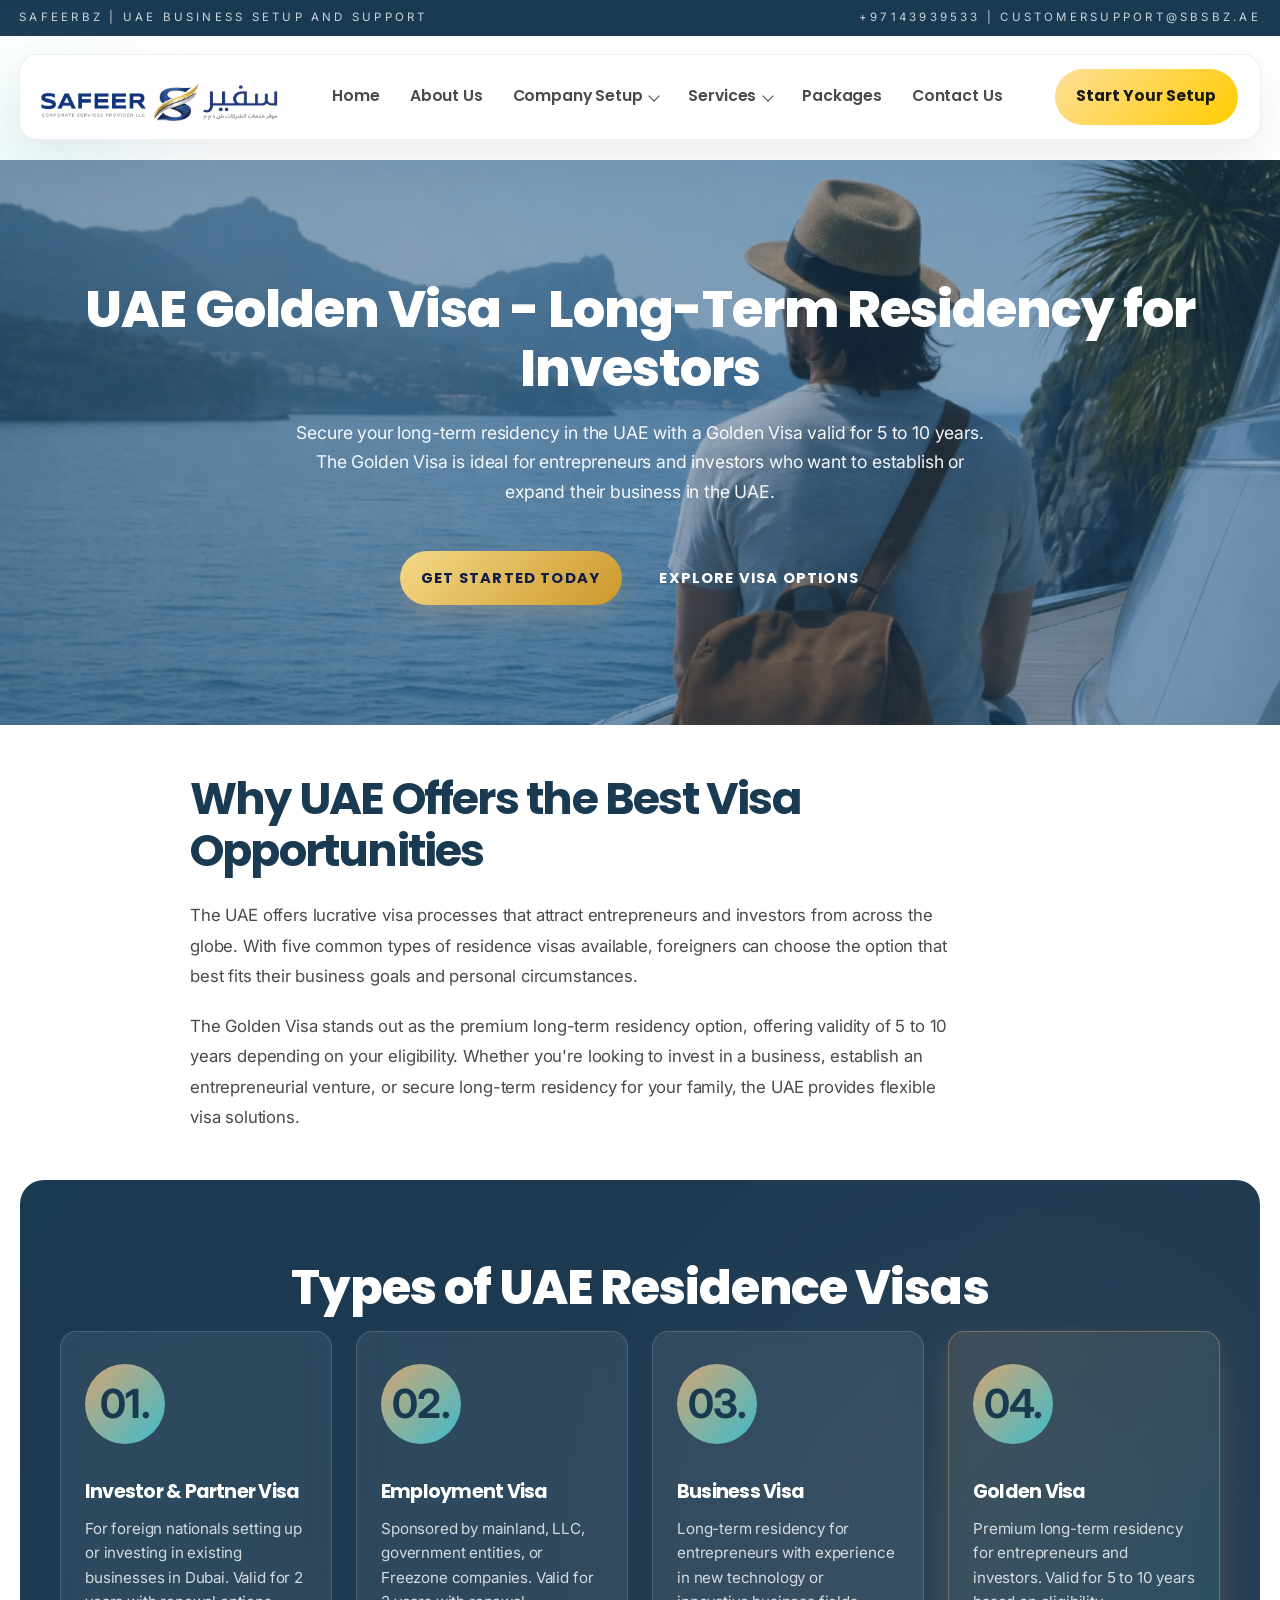
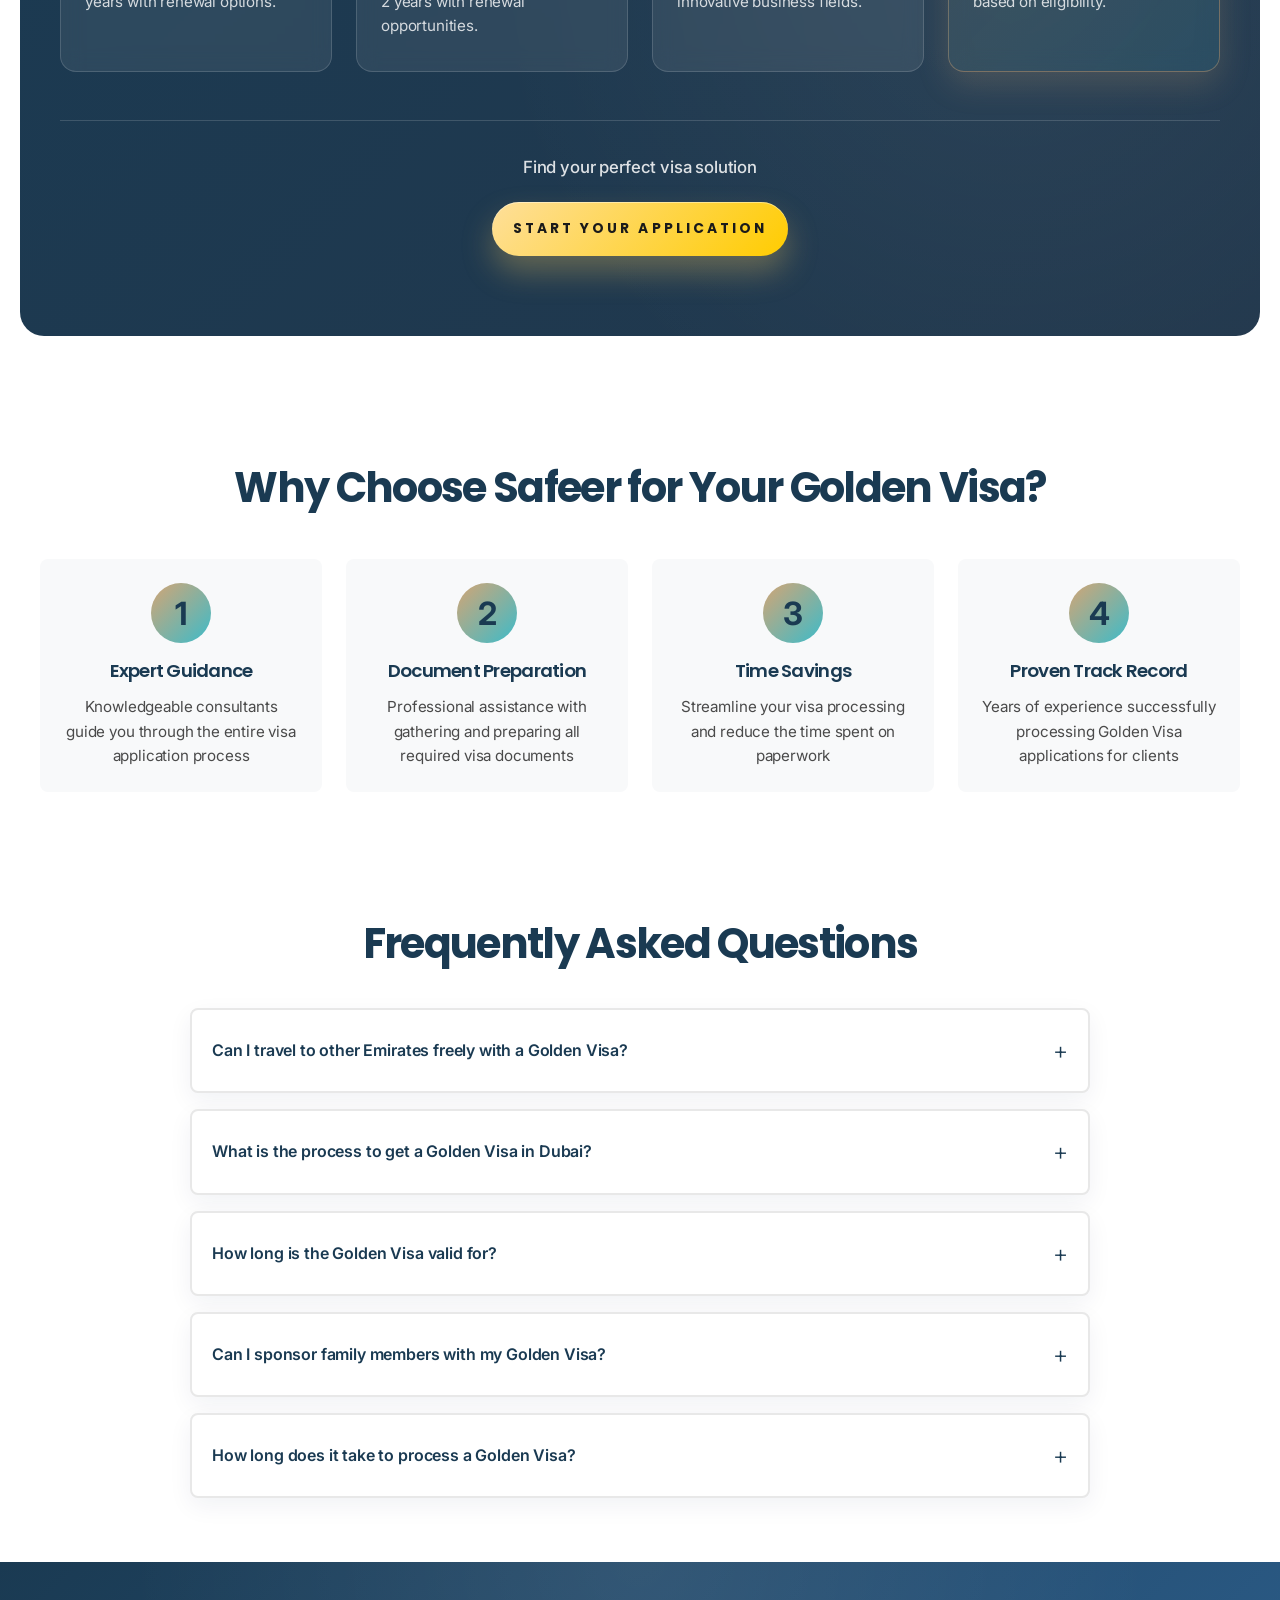
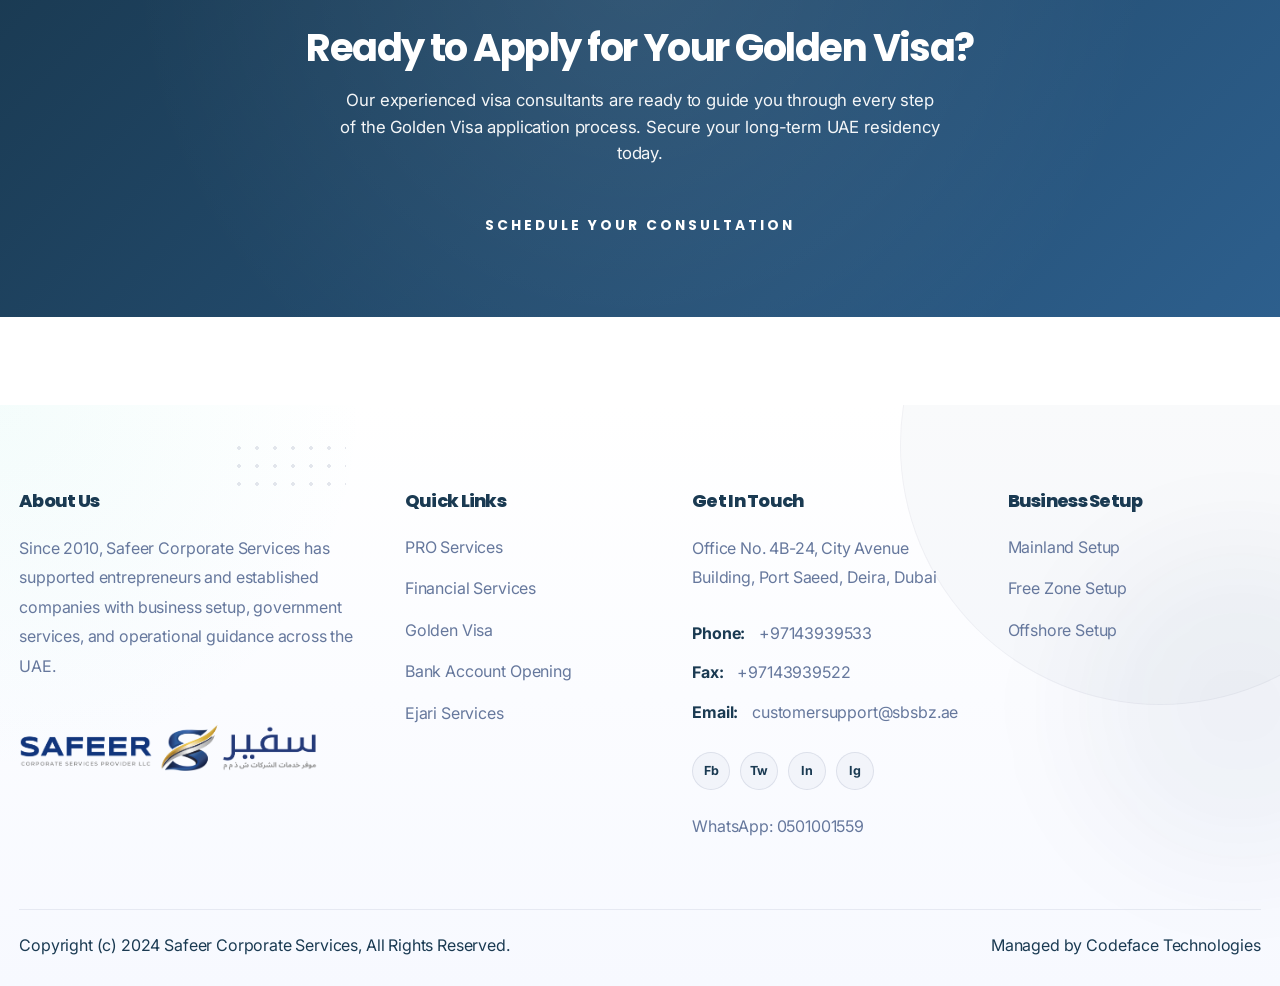
<file: safeerbz-ui/Golden_Visa.html>
<!doctype html>
<html lang="en">
    <head>
        <meta charset="UTF-8" />
        <meta name="viewport" content="width=device-width, initial-scale=1.0" />
        <title>Golden Visa | Safeer Corporate Services</title>
        <link rel="preconnect" href="https://fonts.googleapis.com" />
        <link rel="preconnect" href="https://fonts.gstatic.com" crossorigin />
        <link
            href="https://fonts.googleapis.com/css2?family=Inter:wght@400;500;600;700;800&family=JetBrains+Mono:wght@500;700&family=Poppins:wght@600;700;800&display=swap"
            rel="stylesheet"
        />
        <link rel="stylesheet" href="styles.css" />
        <link rel="stylesheet" href="golden-visa-styles.css" />
    </head>
    <body>
        <div class="site-shell">
            <div class="topbar">
                <div class="topbar__inner">
                    <p>SAFEERBZ | UAE business setup and support</p>
                    <p>+97143939533 | customersupport@sbsbz.ae</p>
                </div>
            </div>
            <header class="header-wrap">
                <div class="header-card">
                    <a class="brand" href="index.html" aria-label="Safeer home">
                        <img src="assets/Safeer Logo final.png" alt="Safeer logo" />
                    </a>
                    <button class="nav-toggle" type="button" aria-expanded="false" aria-controls="site-nav">
                        <span></span>
                        <span></span>
                        <span></span>
                    </button>
                    <nav class="site-nav" id="site-nav">
                        <a class="site-nav__link" href="index.html">Home</a>
                        <a class="site-nav__link" href="about.html">About Us</a>
                        <div class="site-nav__dropdown">
                            <span class="site-nav__link site-nav__dropdown-toggle site-nav__link--caret"
                                >Company Setup</span
                            >
                            <div class="site-nav__menu">
                                <a class="site-nav__menu-link" href="Mainland_Company_Setup.html">Mainland Company Setup</a>
                                <a class="site-nav__menu-link" href="Free_Zone_Company_Setup.html"
                                    >Free Zone Company Setup</a
                                >
                                <a class="site-nav__menu-link" href="Offshore_Company_Setup.html">Offshore Company Setup</a>
                            </div>
                        </div>
                        <div class="site-nav__dropdown">
                            <span class="site-nav__link site-nav__dropdown-toggle site-nav__link--caret is-current"
                                >Services</span
                            >
                            <div class="site-nav__menu">
                                <a class="site-nav__menu-link" href="PRO_Services.html">PRO Services</a>
                                <a class="site-nav__menu-link" href="Financial_Services.html">Financial Services</a>
                                <a class="site-nav__menu-link is-current" href="Golden_Visa.html" aria-current="page"
                                    >Golden Visa</a
                                >
                                <a class="site-nav__menu-link" href="Bank_Account_Opening.html">Bank Account Opening</a>
                                <a class="site-nav__menu-link" href="Ejari_Services.html">Ejari Services</a>
                            </div>
                        </div>
                        <a class="site-nav__link" href="#">Packages</a>
                        <a class="site-nav__link" href="index.html#contact-title">Contact Us</a>
                    </nav>
                    <a class="btn btn--solid header-cta" href="index.html#contact-title">Start Your Setup</a>
                </div>
            </header>
            <main class="page">
                <!-- Hero Banner Section -->
                <section class="golden-banner" aria-labelledby="golden-title">
                    <h1 id="golden-title">UAE Golden Visa - Long-Term Residency for Investors</h1>
                    <p>
                        Secure your long-term residency in the UAE with a Golden Visa valid for 5 to 10 years. The Golden
                        Visa is ideal for entrepreneurs and investors who want to establish or expand their business in the
                        UAE.
                    </p>
                    <div class="banner-actions">
                        <a class="btn btn--banner-primary" href="index.html#contact-title">GET STARTED TODAY</a>
                        <a class="btn btn--banner-secondary" href="#visa-types">EXPLORE VISA OPTIONS</a>
                    </div>
                </section>

                <!-- Golden Visa Overview Section -->
                <section class="golden-overview" aria-labelledby="overview-title">
                    <div class="overview-container">
                        <div class="overview-content">
                            <h2 id="overview-title">Why UAE Offers the Best Visa Opportunities</h2>
                            <p>
                                The UAE offers lucrative visa processes that attract entrepreneurs and investors from across
                                the globe. With five common types of residence visas available, foreigners can choose the
                                option that best fits their business goals and personal circumstances.
                            </p>
                            <p>
                                The Golden Visa stands out as the premium long-term residency option, offering validity of 5
                                to 10 years depending on your eligibility. Whether you're looking to invest in a business,
                                establish an entrepreneurial venture, or secure long-term residency for your family, the UAE
                                provides flexible visa solutions.
                            </p>
                        </div>
                    </div>
                </section>

                <!-- Visa Types Section -->
                <section class="visa-types-section" id="visa-types" aria-labelledby="visa-types-title">
                    <div class="visa-types-wrapper">
                        <h2 id="visa-types-title">Types of UAE Residence Visas</h2>

                        <div class="visa-steps-grid">
                            <div class="visa-step-card">
                                <div class="step-header">
                                    <span class="step-number">01.</span>
                                </div>
                                <h3>Investor & Partner Visa</h3>
                                <p>
                                    For foreign nationals setting up or investing in existing businesses in Dubai. Valid for
                                    2 years with renewal options.
                                </p>
                            </div>
                            <div class="visa-step-card">
                                <div class="step-header">
                                    <span class="step-number">02.</span>
                                </div>
                                <h3>Employment Visa</h3>
                                <p>
                                    Sponsored by mainland, LLC, government entities, or Freezone companies. Valid for 2
                                    years with renewal opportunities.
                                </p>
                            </div>
                            <div class="visa-step-card">
                                <div class="step-header">
                                    <span class="step-number">03.</span>
                                </div>
                                <h3>Business Visa</h3>
                                <p>
                                    Long-term residency for entrepreneurs with experience in new technology or innovative
                                    business fields.
                                </p>
                            </div>
                            <div class="visa-step-card golden-highlight">
                                <div class="step-header">
                                    <span class="step-number">04.</span>
                                </div>
                                <h3>Golden Visa</h3>
                                <p>
                                    Premium long-term residency for entrepreneurs and investors. Valid for 5 to 10 years
                                    based on eligibility.
                                </p>
                            </div>
                        </div>

                        <div class="visa-cta-section">
                            <p>Find your perfect visa solution</p>
                            <a href="index.html#contact-title" class="btn btn--solid">Start Your Application</a>
                        </div>
                    </div>
                </section>

                <!-- Why Choose Safeer Section -->
                <section class="golden-why-us" aria-labelledby="why-us-title">
                    <div class="why-us-wrapper">
                        <h2 id="why-us-title">Why Choose Safeer for Your Golden Visa?</h2>
                        <div class="reasons-grid">
                            <div class="reason-card">
                                <div class="reason-number">1</div>
                                <h3>Expert Guidance</h3>
                                <p>Knowledgeable consultants guide you through the entire visa application process</p>
                            </div>
                            <div class="reason-card">
                                <div class="reason-number">2</div>
                                <h3>Document Preparation</h3>
                                <p>Professional assistance with gathering and preparing all required visa documents</p>
                            </div>
                            <div class="reason-card">
                                <div class="reason-number">3</div>
                                <h3>Time Savings</h3>
                                <p>Streamline your visa processing and reduce the time spent on paperwork</p>
                            </div>
                            <div class="reason-card">
                                <div class="reason-number">4</div>
                                <h3>Proven Track Record</h3>
                                <p>Years of experience successfully processing Golden Visa applications for clients</p>
                            </div>
                        </div>
                    </div>
                </section>

                <!-- FAQ Section -->
                <section class="golden-faq" aria-labelledby="faq-title">
                    <div class="faq-container">
                        <h2 id="faq-title">Frequently Asked Questions</h2>
                        <div class="faq-list">
                            <details class="faq-item">
                                <summary>Can I travel to other Emirates freely with a Golden Visa?</summary>
                                <p>
                                    Yes, foreigners holding UAE residence visas can travel freely throughout all emirates. A
                                    Golden Visa is a government-issued residence visa that permits unrestricted travel
                                    within the UAE.
                                </p>
                            </details>
                            <details class="faq-item">
                                <summary>What is the process to get a Golden Visa in Dubai?</summary>
                                <p>
                                    The Golden Visa process involves six steps: gathering visa documentation, visiting a
                                    typing center, submitting documents, completing medical tests and Emirates ID
                                    registration, obtaining immigration approval, and receiving final approval notification.
                                </p>
                            </details>
                            <details class="faq-item">
                                <summary>How long is the Golden Visa valid for?</summary>
                                <p>
                                    The Golden Visa is valid for 5 to 10 years depending on your eligibility criteria,
                                    investment level, and business profile. This makes it an ideal long-term residency
                                    solution.
                                </p>
                            </details>
                            <details class="faq-item">
                                <summary>Can I sponsor family members with my Golden Visa?</summary>
                                <p>
                                    Yes, Golden Visa holders can sponsor family members and dependents for long-term
                                    residency. Your family members will undergo the same medical tests and Emirates ID
                                    registration process.
                                </p>
                            </details>
                            <details class="faq-item">
                                <summary>How long does it take to process a Golden Visa?</summary>
                                <p>
                                    Processing times vary depending on document completeness and governmental processing
                                    schedules. Our team can provide an estimate during your consultation and keep you
                                    updated throughout the process.
                                </p>
                            </details>
                        </div>
                    </div>
                </section>

                <!-- CTA Section -->
                <section class="golden-cta" aria-labelledby="cta-title">
                    <h2 id="cta-title">Ready to Apply for Your Golden Visa?</h2>
                    <p>
                        Our experienced visa consultants are ready to guide you through every step of the Golden Visa
                        application process. Secure your long-term UAE residency today.
                    </p>
                    <a class="btn btn--cta-primary" href="index.html#contact-title">SCHEDULE YOUR CONSULTATION</a>
                </section>
            </main>
            <footer class="site-footer">
                <div class="site-footer__shell">
                    <div class="site-footer__top">
                        <section class="site-footer__brand">
                            <h2 class="site-footer__heading">About Us</h2>
                            <p class="site-footer__about">
                                Since 2010, Safeer Corporate Services has supported entrepreneurs and established companies
                                with business setup, government services, and operational guidance across the UAE.
                            </p>
                            <img class="site-footer__logo" src="assets/Safeer Logo final.png" alt="Safeer logo" />
                        </section>
                        <section class="site-footer__column">
                            <h2 class="site-footer__heading">Quick Links</h2>
                            <ul class="site-footer__links">
                                <li><a href="PRO_Services.html">PRO Services</a></li>
                                <li><a href="Financial_Services.html">Financial Services</a></li>
                                <li><a href="Golden_Visa.html">Golden Visa</a></li>
                                <li><a href="Bank_Account_Opening.html">Bank Account Opening</a></li>
                                <li><a href="Ejari_Services.html">Ejari Services</a></li>
                            </ul>
                        </section>
                        <section class="site-footer__column">
                            <h2 class="site-footer__heading">Get In Touch</h2>
                            <address class="site-footer__address">
                                Office No. 4B-24, City Avenue Building, Port Saeed, Deira, Dubai
                            </address>
                            <div class="site-footer__details">
                                <p><span>Phone:</span> +97143939533</p>
                                <p><span>Fax:</span> +97143939522</p>
                                <p><span>Email:</span> customersupport@sbsbz.ae</p>
                            </div>
                            <div class="site-footer__socials" aria-label="Social media">
                                <a href="#" aria-label="Facebook">Fb</a>
                                <a href="#" aria-label="Twitter">Tw</a>
                                <a href="#" aria-label="LinkedIn">In</a>
                                <a href="#" aria-label="Instagram">Ig</a>
                            </div>
                            <p class="site-footer__whatsapp">WhatsApp: 0501001559</p>
                        </section>
                        <section class="site-footer__column">
                            <h2 class="site-footer__heading">Business Setup</h2>
                            <ul class="site-footer__links">
                                <li><a href="Mainland_Company_Setup.html">Mainland Setup</a></li>
                                <li><a href="Free_Zone_Company_Setup.html">Free Zone Setup</a></li>
                                <li><a href="Offshore_Company_Setup.html">Offshore Setup</a></li>
                            </ul>
                        </section>
                    </div>
                    <div class="site-footer__bottom">
                        <p>Copyright (c) 2024 Safeer Corporate Services, All Rights Reserved.</p>
                        <p>Managed by Codeface Technologies</p>
                    </div>
                </div>
            </footer>
        </div>
        <script src="main.js"></script>
    </body>
</html>
</file>
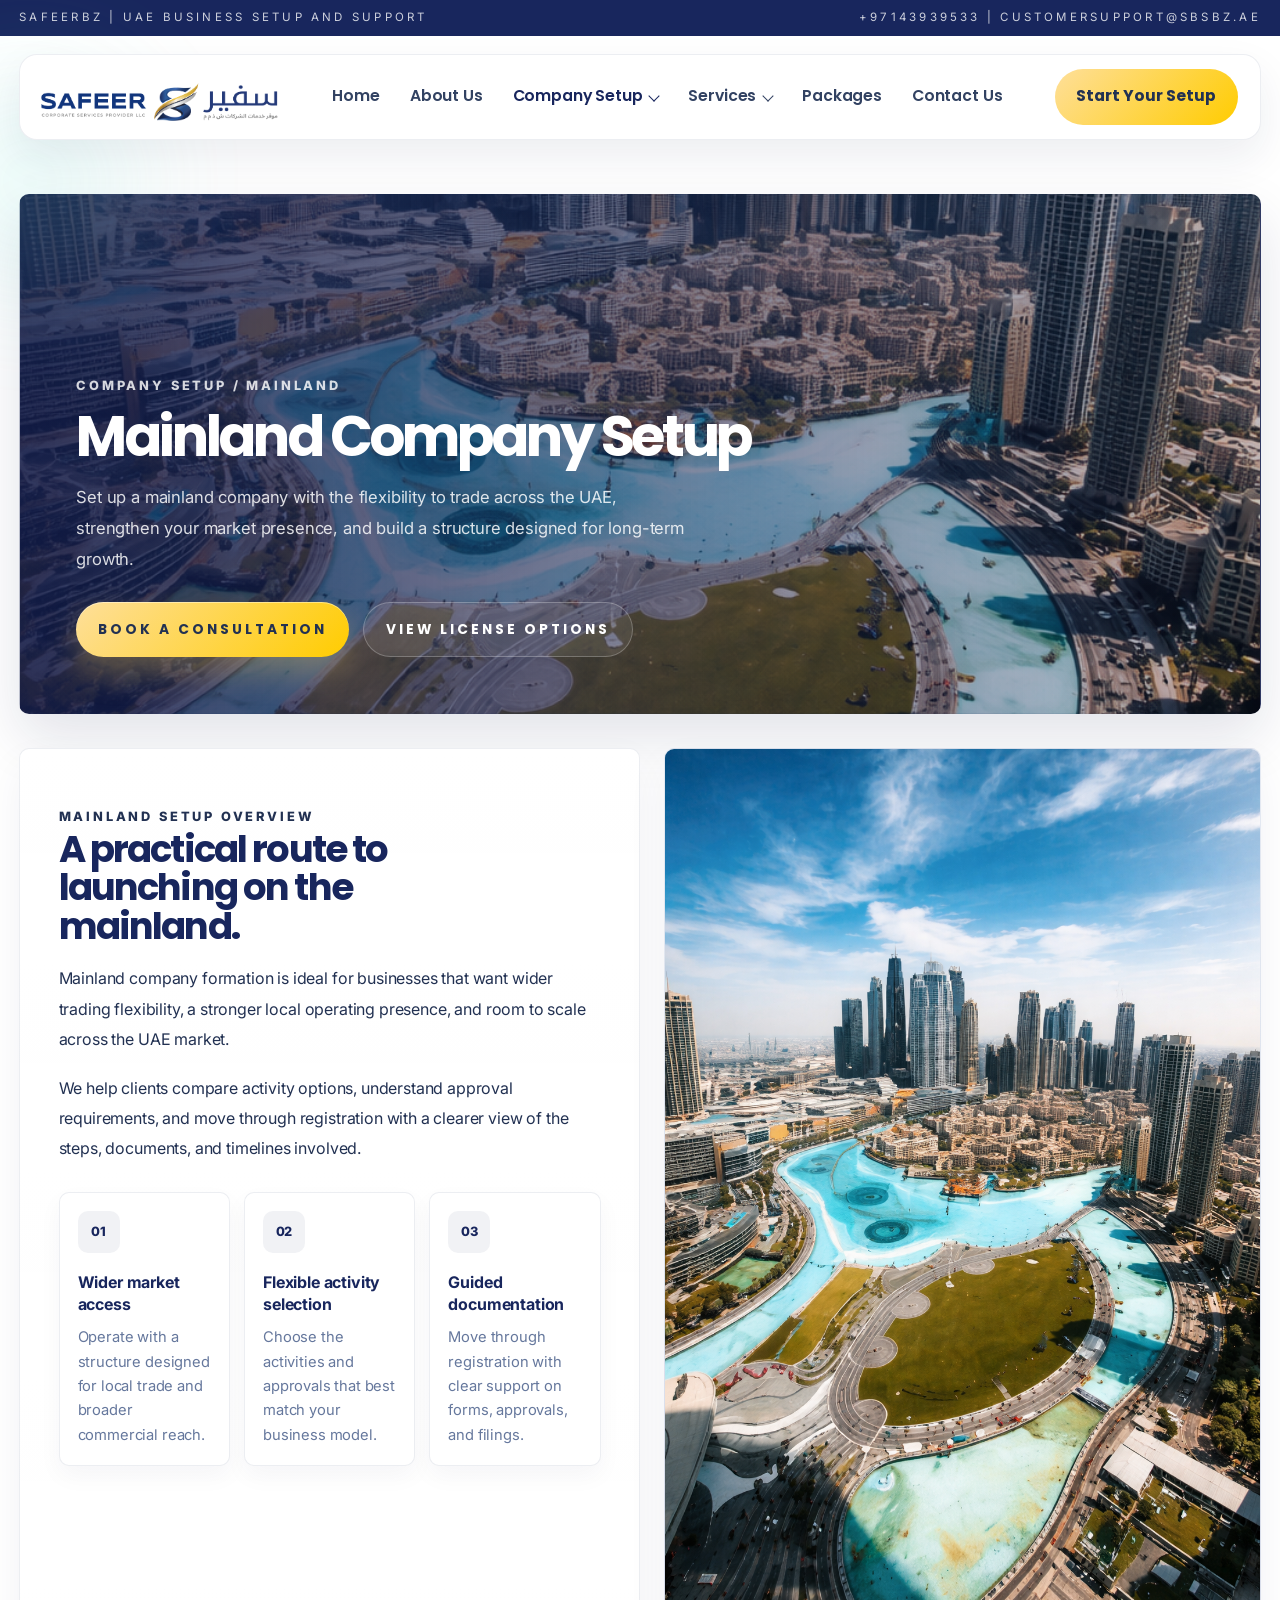
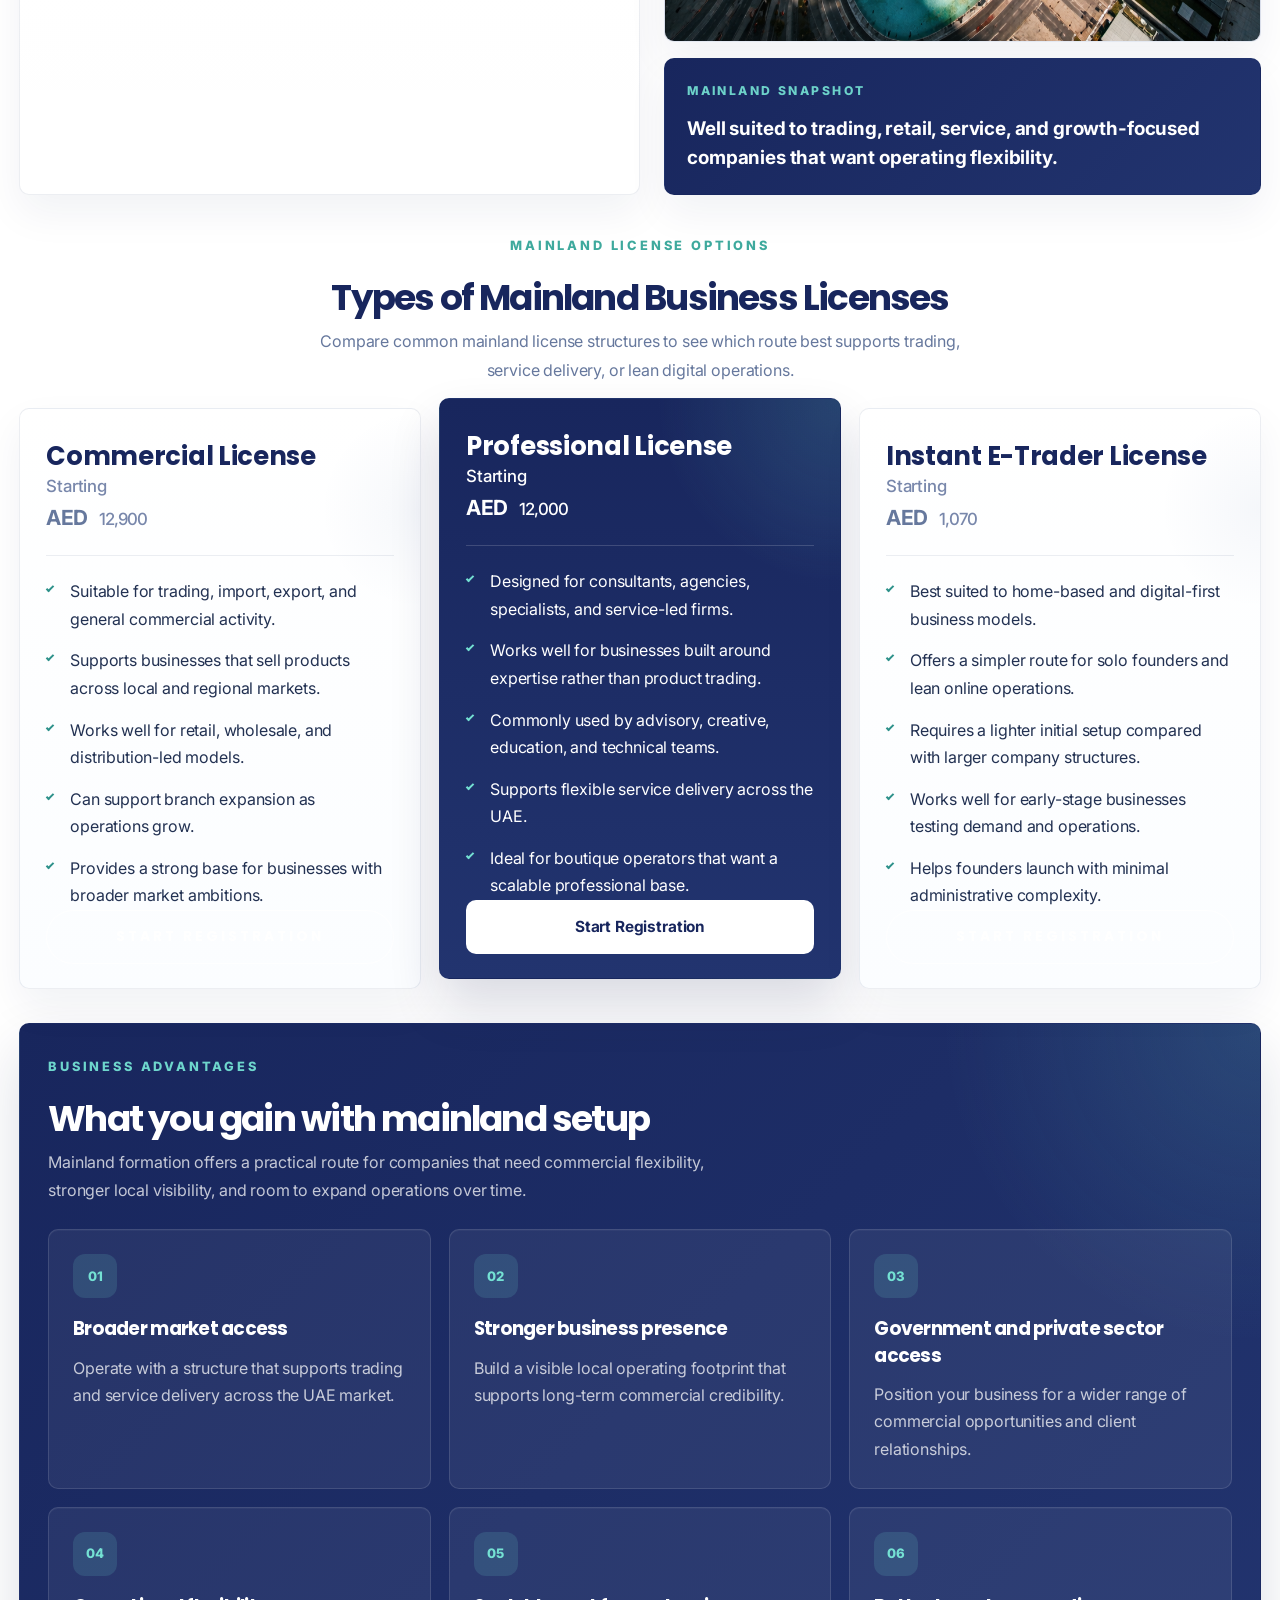
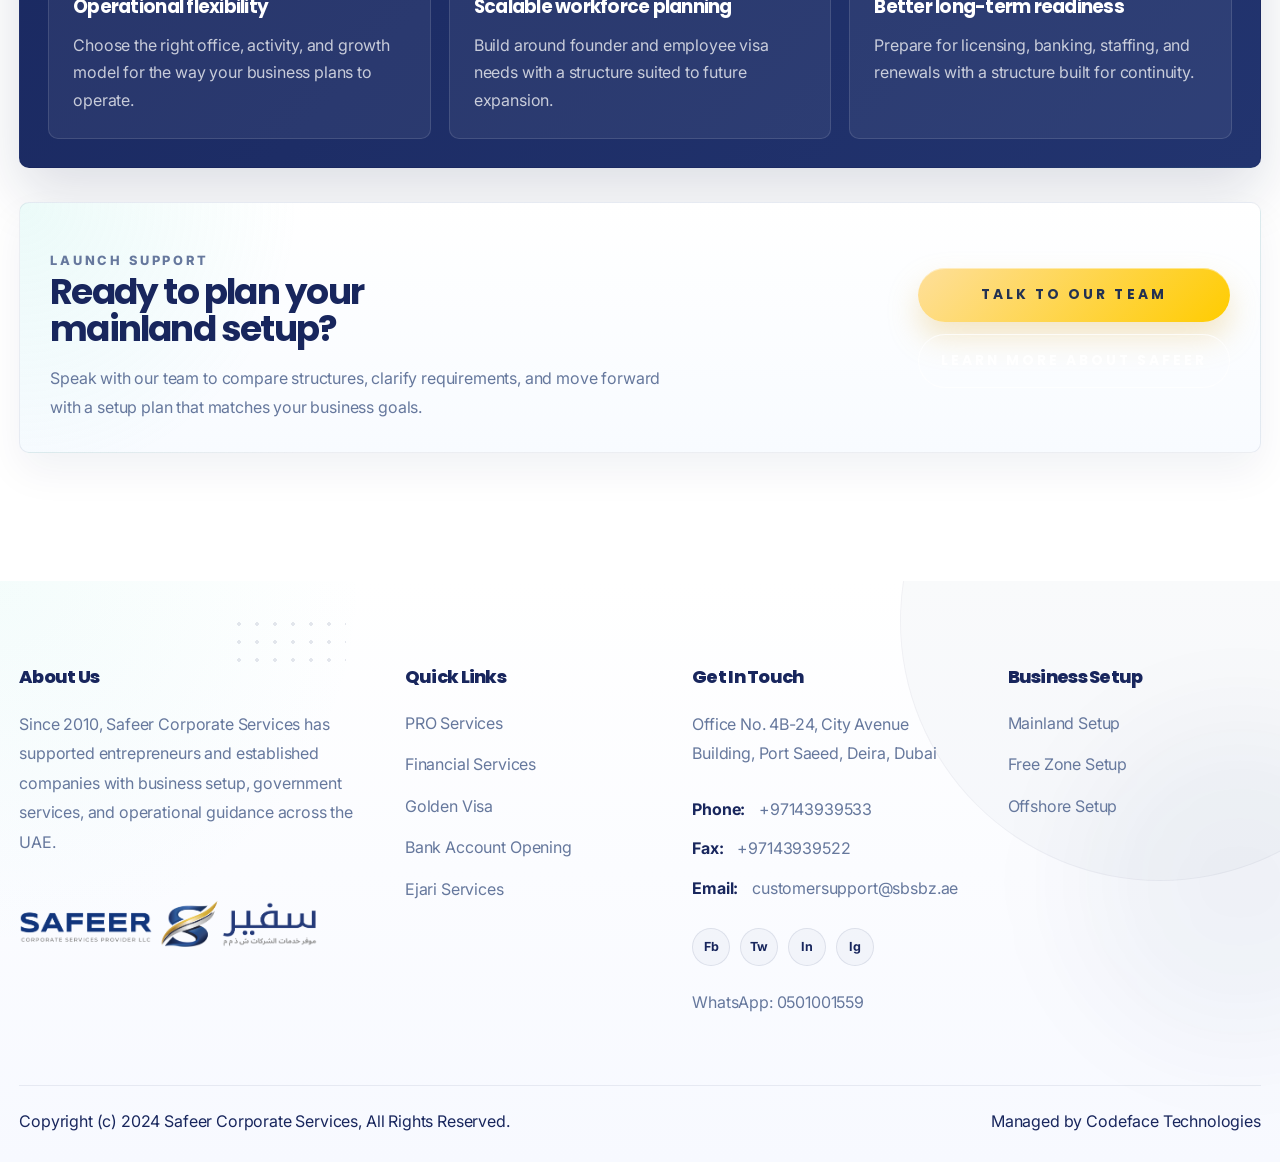
<file: safeerbz-ui/Mainland_Company_Setup.html>
<!DOCTYPE html>
<html lang="en">
  <head>
    <meta charset="UTF-8" />
    <meta name="viewport" content="width=device-width, initial-scale=1.0" />
    <title>Mainland Company Setup | Safeer Corporate Services</title>
    <link rel="preconnect" href="https://fonts.googleapis.com" />
    <link rel="preconnect" href="https://fonts.gstatic.com" crossorigin />
    <link
      href="https://fonts.googleapis.com/css2?family=Inter:wght@400;500;600;700;800&family=JetBrains+Mono:wght@500;700&family=Poppins:wght@600;700;800&display=swap"
      rel="stylesheet"
    />
    <link rel="stylesheet" href="styles.css" />
    <link rel="stylesheet" href="mainland.css" />
  </head>
  <body class="mainland-page">
    <div class="site-shell">
      <div class="topbar">
        <div class="topbar__inner">
          <p>SAFEERBZ | UAE business setup and support</p>
          <p>+97143939533 | customersupport@sbsbz.ae</p>
        </div>
      </div>

      <header class="header-wrap">
        <div class="header-card">
          <a class="brand" href="index.html" aria-label="Safeer home">
            <img src="assets/Safeer Logo final.png" alt="Safeer logo" />
          </a>

          <button
            class="nav-toggle"
            type="button"
            aria-expanded="false"
            aria-controls="site-nav"
          >
            <span></span>
            <span></span>
            <span></span>
          </button>

          <nav class="site-nav" id="site-nav">
            <a class="site-nav__link" href="index.html">Home</a>
            <a class="site-nav__link" href="about.html">About Us</a>
            <div class="site-nav__dropdown">
              <span class="site-nav__link site-nav__dropdown-toggle site-nav__link--caret is-current">
                Company Setup
              </span>
              <div class="site-nav__menu">
                <a
                  class="site-nav__menu-link is-current"
                  href="Mainland_Company_Setup.html"
                  aria-current="page"
                >
                  Mainland Company Setup
                </a>
                <a class="site-nav__menu-link" href="Free_Zone_Company_Setup.html">Free Zone Company Setup</a>
                <a class="site-nav__menu-link" href="Offshore_Company_Setup.html">Offshore Company Setup</a>
              </div>
            </div>
            <div class="site-nav__dropdown">
              <span class="site-nav__link site-nav__dropdown-toggle site-nav__link--caret">
                Services
              </span>
              <div class="site-nav__menu">
                <a class="site-nav__menu-link" href="PRO_Services.html">PRO Services</a>
                <a class="site-nav__menu-link" href="Financial_Services.html">Financial Services</a>
                <a class="site-nav__menu-link" href="Golden_Visa.html">Golden Visa</a>
                <a class="site-nav__menu-link" href="Bank_Account_Opening.html">Bank Account Opening</a>
                <a class="site-nav__menu-link" href="Ejari_Services.html">Ejari Services</a>
              </div>
            </div>
            <a class="site-nav__link" href="#">Packages</a>
            <a class="site-nav__link" href="index.html#contact-title">Contact Us</a>
          </nav>

          <a class="btn btn--solid header-cta" href="index.html#contact-title">
            Start Your Setup
          </a>
        </div>
      </header>

      <main class="page mainland-main">
        <section class="mainland-hero" aria-labelledby="mainland-title">
          <div class="mainland-hero__content">
            <p class="mainland-tag mainland-tag--light">Company Setup / Mainland</p>
            <h1 id="mainland-title">Mainland Company Setup</h1>
            <p class="mainland-hero__copy">
              Set up a mainland company with the flexibility to trade across the UAE, strengthen your market presence,
              and build a structure designed for long-term growth.
            </p>
            <div class="mainland-hero__actions">
              <a class="btn btn--solid" href="index.html#contact-title">Book a Consultation</a>
              <a class="btn btn--ghost mainland-hero__ghost" href="#license-types-title">View License Options</a>
            </div>
          </div>
        </section>

        <section class="mainland-intro" aria-labelledby="mainland-intro-title">
          <div class="mainland-intro__grid">
            <div class="mainland-intro__content">
              <p class="mainland-tag">Mainland Setup Overview</p>
              <h2 id="mainland-intro-title">A practical route to launching on the mainland.</h2>
              <p>
                Mainland company formation is ideal for businesses that want wider trading flexibility, a stronger local
                operating presence, and room to scale across the UAE market.
              </p>
              <p>
                We help clients compare activity options, understand approval requirements, and move through registration
                with a clearer view of the steps, documents, and timelines involved.
              </p>

              <div class="mainland-intro__points">
                <article class="mainland-mini-card">
                  <span class="mainland-mini-card__label">01</span>
                  <strong>Wider market access</strong>
                  <p>Operate with a structure designed for local trade and broader commercial reach.</p>
                </article>

                <article class="mainland-mini-card">
                  <span class="mainland-mini-card__label">02</span>
                  <strong>Flexible activity selection</strong>
                  <p>Choose the activities and approvals that best match your business model.</p>
                </article>

                <article class="mainland-mini-card">
                  <span class="mainland-mini-card__label">03</span>
                  <strong>Guided documentation</strong>
                  <p>Move through registration with clear support on forms, approvals, and filings.</p>
                </article>
              </div>
            </div>

            <div class="mainland-intro__visual">
              <div class="mainland-intro__image-shell">
                <img src="assets/Hero.jpg" alt="Dubai business district skyline" />
              </div>

              <div class="mainland-intro__callout">
                <p class="mainland-intro__callout-label">Mainland Snapshot</p>
                <strong>Well suited to trading, retail, service, and growth-focused companies that want operating flexibility.</strong>
              </div>
            </div>
          </div>
        </section>

        <section class="mainland-license-types" aria-labelledby="license-types-title">
          <div class="mainland-head mainland-head--center">
            <p class="mainland-tag">Mainland License Options</p>
              <h2 id="license-types-title">Types of Mainland Business Licenses</h2>
            <p class="mainland-head__copy">
              Compare common mainland license structures to see which route best supports trading, service delivery, or
              lean digital operations.
            </p>
          </div>

          <div class="license-grid">
            <article class="license-card">
              <h3>Commercial License</h3>
              <p class="license-card__eyebrow">Starting</p>
              <p class="license-card__price"><span>AED</span> 12,900</p>
              <ul class="license-card__list">
                <li>Suitable for trading, import, export, and general commercial activity.</li>
                <li>Supports businesses that sell products across local and regional markets.</li>
                <li>Works well for retail, wholesale, and distribution-led models.</li>
                <li>Can support branch expansion as operations grow.</li>
                <li>Provides a strong base for businesses with broader market ambitions.</li>
              </ul>
              <a class="btn btn--ghost license-card__button" href="index.html#contact-title">Start Registration</a>
            </article>

            <article class="license-card license-card--featured">
              <h3>Professional License</h3>
              <p class="license-card__eyebrow">Starting</p>
              <p class="license-card__price"><span>AED</span> 12,000</p>
              <ul class="license-card__list">
                <li>Designed for consultants, agencies, specialists, and service-led firms.</li>
                <li>Works well for businesses built around expertise rather than product trading.</li>
                <li>Commonly used by advisory, creative, education, and technical teams.</li>
                <li>Supports flexible service delivery across the UAE.</li>
                <li>Ideal for boutique operators that want a scalable professional base.</li>
              </ul>
              <a class="license-card__button license-card__button--featured" href="index.html#contact-title">
                Start Registration
              </a>
            </article>

            <article class="license-card">
              <h3>Instant E-Trader License</h3>
              <p class="license-card__eyebrow">Starting</p>
              <p class="license-card__price"><span>AED</span> 1,070</p>
              <ul class="license-card__list">
                <li>Best suited to home-based and digital-first business models.</li>
                <li>Offers a simpler route for solo founders and lean online operations.</li>
                <li>Requires a lighter initial setup compared with larger company structures.</li>
                <li>Works well for early-stage businesses testing demand and operations.</li>
                <li>Helps founders launch with minimal administrative complexity.</li>
              </ul>
              <a class="btn btn--ghost license-card__button" href="index.html#contact-title">Start Registration</a>
            </article>
          </div>
        </section>

        <section class="mainland-benefits" aria-labelledby="mainland-benefits-title">
          <div class="mainland-benefits__shell">
            <div class="mainland-head">
              <p class="mainland-tag mainland-tag--teal">Business Advantages</p>
              <h2 id="mainland-benefits-title">What you gain with mainland setup</h2>
              <p class="mainland-head__copy mainland-head__copy--light">
                Mainland formation offers a practical route for companies that need commercial flexibility, stronger local
                visibility, and room to expand operations over time.
              </p>
            </div>

            <div class="mainland-benefits__grid">
              <article class="mainland-benefit-card">
                <span class="mainland-benefit-card__index">01</span>
                <h3>Broader market access</h3>
                <p>Operate with a structure that supports trading and service delivery across the UAE market.</p>
              </article>

              <article class="mainland-benefit-card">
                <span class="mainland-benefit-card__index">02</span>
                <h3>Stronger business presence</h3>
                <p>Build a visible local operating footprint that supports long-term commercial credibility.</p>
              </article>

              <article class="mainland-benefit-card">
                <span class="mainland-benefit-card__index">03</span>
                <h3>Government and private sector access</h3>
                <p>Position your business for a wider range of commercial opportunities and client relationships.</p>
              </article>

              <article class="mainland-benefit-card">
                <span class="mainland-benefit-card__index">04</span>
                <h3>Operational flexibility</h3>
                <p>Choose the right office, activity, and growth model for the way your business plans to operate.</p>
              </article>

              <article class="mainland-benefit-card">
                <span class="mainland-benefit-card__index">05</span>
                <h3>Scalable workforce planning</h3>
                <p>Build around founder and employee visa needs with a structure suited to future expansion.</p>
              </article>

              <article class="mainland-benefit-card">
                <span class="mainland-benefit-card__index">06</span>
                <h3>Better long-term readiness</h3>
                <p>Prepare for licensing, banking, staffing, and renewals with a structure built for continuity.</p>
              </article>
            </div>
          </div>
        </section>

        <section class="mainland-cta" aria-labelledby="mainland-cta-title">
          <div class="mainland-cta__shell">
            <div class="mainland-cta__content">
              <p class="mainland-tag">Launch Support</p>
              <h2 id="mainland-cta-title">Ready to plan your mainland setup?</h2>
              <p>
                Speak with our team to compare structures, clarify requirements, and move forward with a setup plan that
                matches your business goals.
              </p>
            </div>

            <div class="mainland-cta__actions">
              <a class="btn btn--solid" href="index.html#contact-title">Talk to Our Team</a>
              <a class="btn btn--ghost" href="about.html">Learn More About Safeer</a>
            </div>
          </div>
        </section>
      </main>

      <footer class="site-footer">
        <div class="site-footer__shell">
          <div class="site-footer__top">
            <section class="site-footer__brand">
              <h2 class="site-footer__heading">About Us</h2>
              <p class="site-footer__about">
                Since 2010, Safeer Corporate Services has supported entrepreneurs and established companies with business
                setup, government services, and operational guidance across the UAE.
              </p>
              <img class="site-footer__logo" src="assets/Safeer Logo final.png" alt="Safeer logo" />
            </section>

            <section class="site-footer__column">
              <h2 class="site-footer__heading">Quick Links</h2>
              <ul class="site-footer__links">
                <li><a href="PRO_Services.html">PRO Services</a></li>
                <li><a href="Financial_Services.html">Financial Services</a></li>
                <li><a href="Golden_Visa.html">Golden Visa</a></li>
                <li><a href="Bank_Account_Opening.html">Bank Account Opening</a></li>
                <li><a href="Ejari_Services.html">Ejari Services</a></li>
              </ul>
            </section>

            <section class="site-footer__column">
              <h2 class="site-footer__heading">Get In Touch</h2>
              <address class="site-footer__address">
                Office No. 4B-24, City Avenue Building, Port Saeed, Deira, Dubai
              </address>
              <div class="site-footer__details">
                <p><span>Phone:</span> +97143939533</p>
                <p><span>Fax:</span> +97143939522</p>
                <p><span>Email:</span> customersupport@sbsbz.ae</p>
              </div>
              <div class="site-footer__socials" aria-label="Social media">
                <a href="#" aria-label="Facebook">Fb</a>
                <a href="#" aria-label="Twitter">Tw</a>
                <a href="#" aria-label="LinkedIn">In</a>
                <a href="#" aria-label="Instagram">Ig</a>
              </div>
              <p class="site-footer__whatsapp">WhatsApp: 0501001559</p>
            </section>

            <section class="site-footer__column">
              <h2 class="site-footer__heading">Business Setup</h2>
              <ul class="site-footer__links">
                <li><a href="Mainland_Company_Setup.html">Mainland Setup</a></li>
                <li><a href="Free_Zone_Company_Setup.html">Free Zone Setup</a></li>
                <li><a href="Offshore_Company_Setup.html">Offshore Setup</a></li>
              </ul>
            </section>
          </div>

          <div class="site-footer__bottom">
            <p>Copyright (c) 2024 Safeer Corporate Services, All Rights Reserved.</p>
            <p>Managed by Codeface Technologies</p>
          </div>
        </div>
      </footer>
    </div>

    <script src="main.js"></script>
  </body>
</html>
</file>
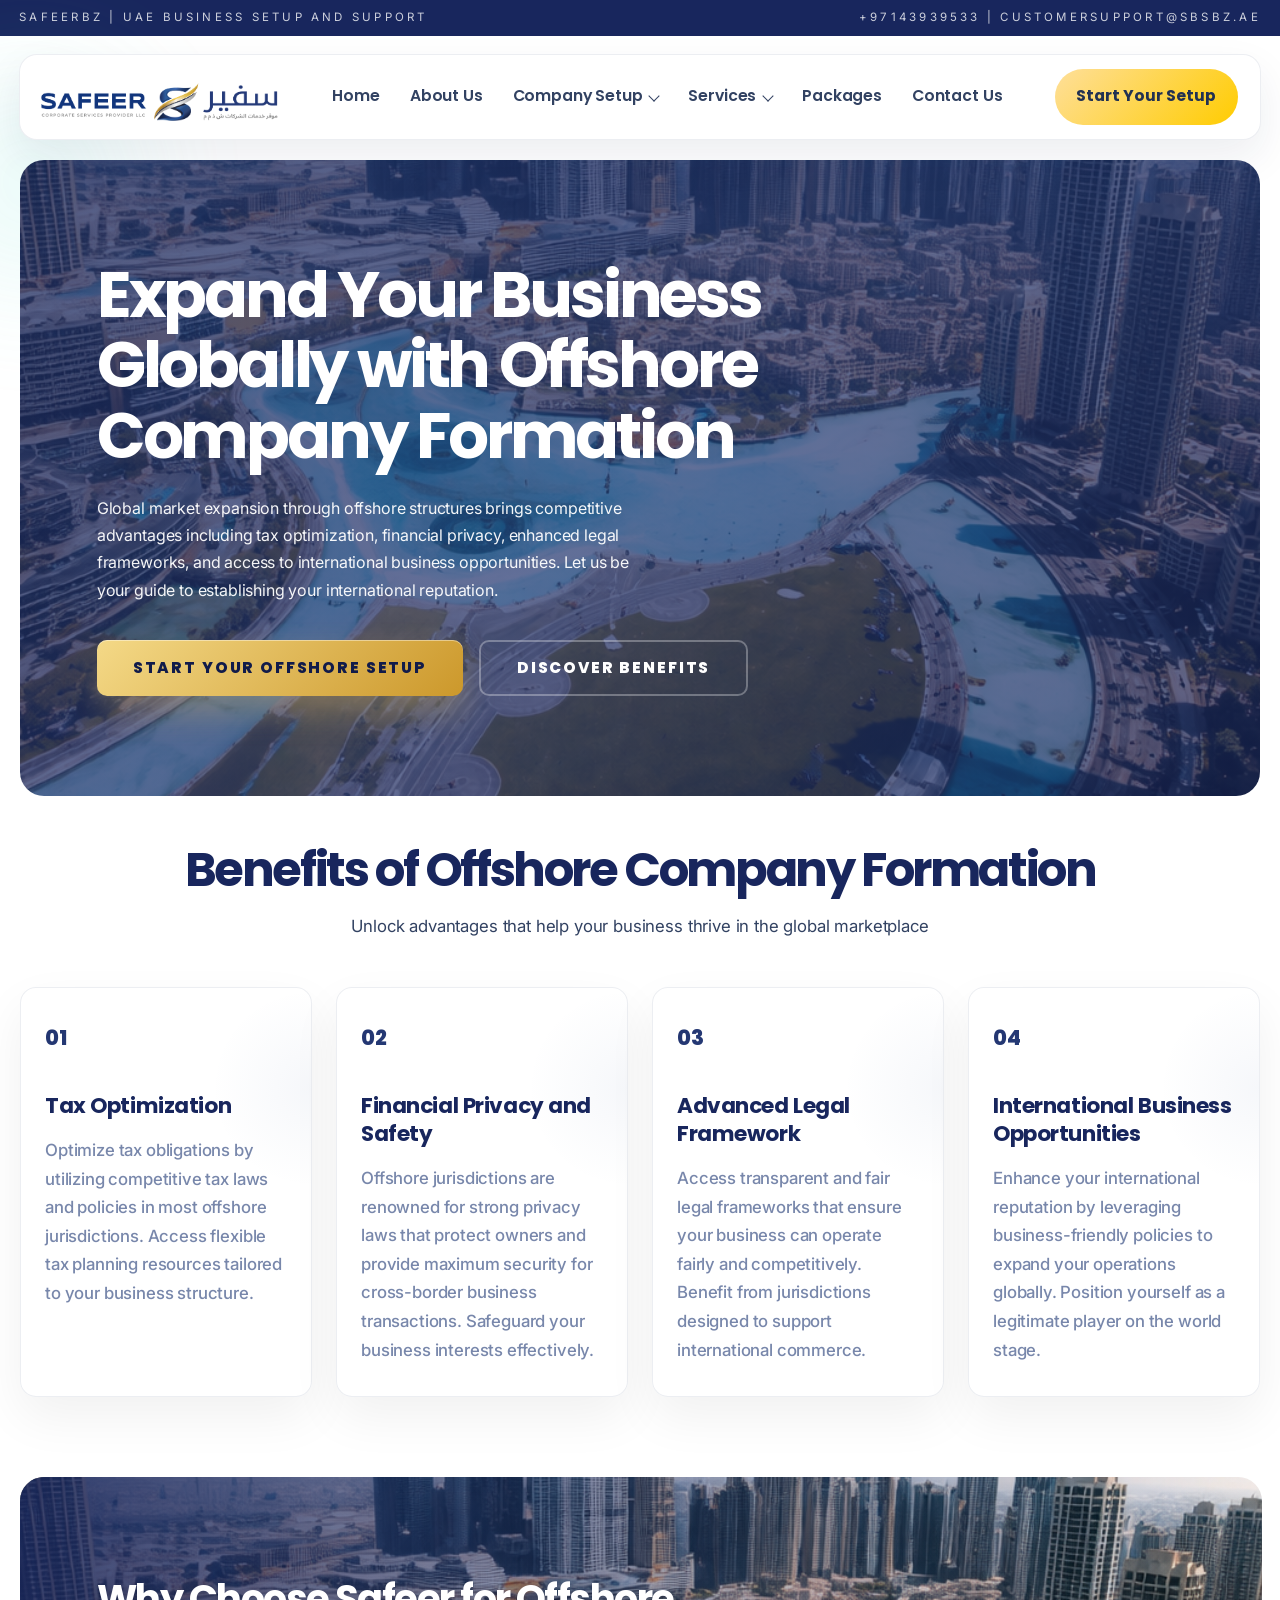
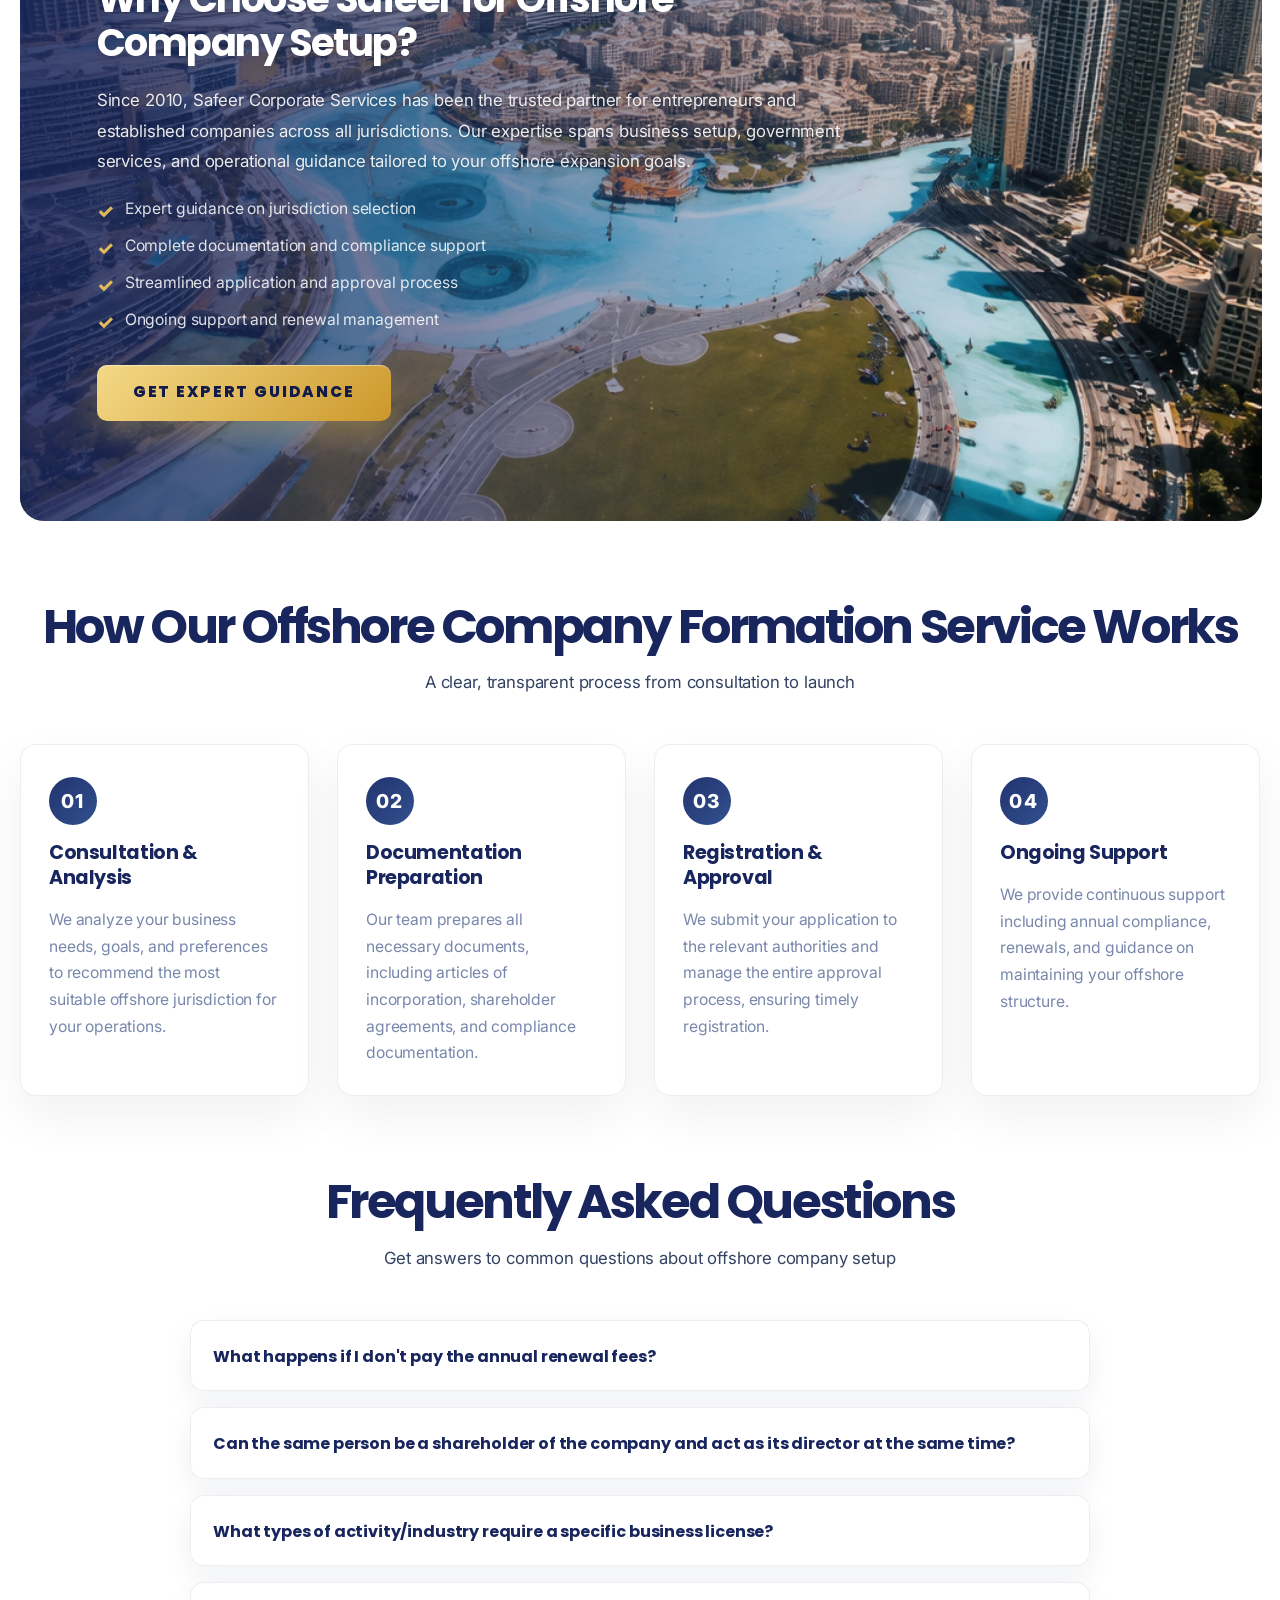
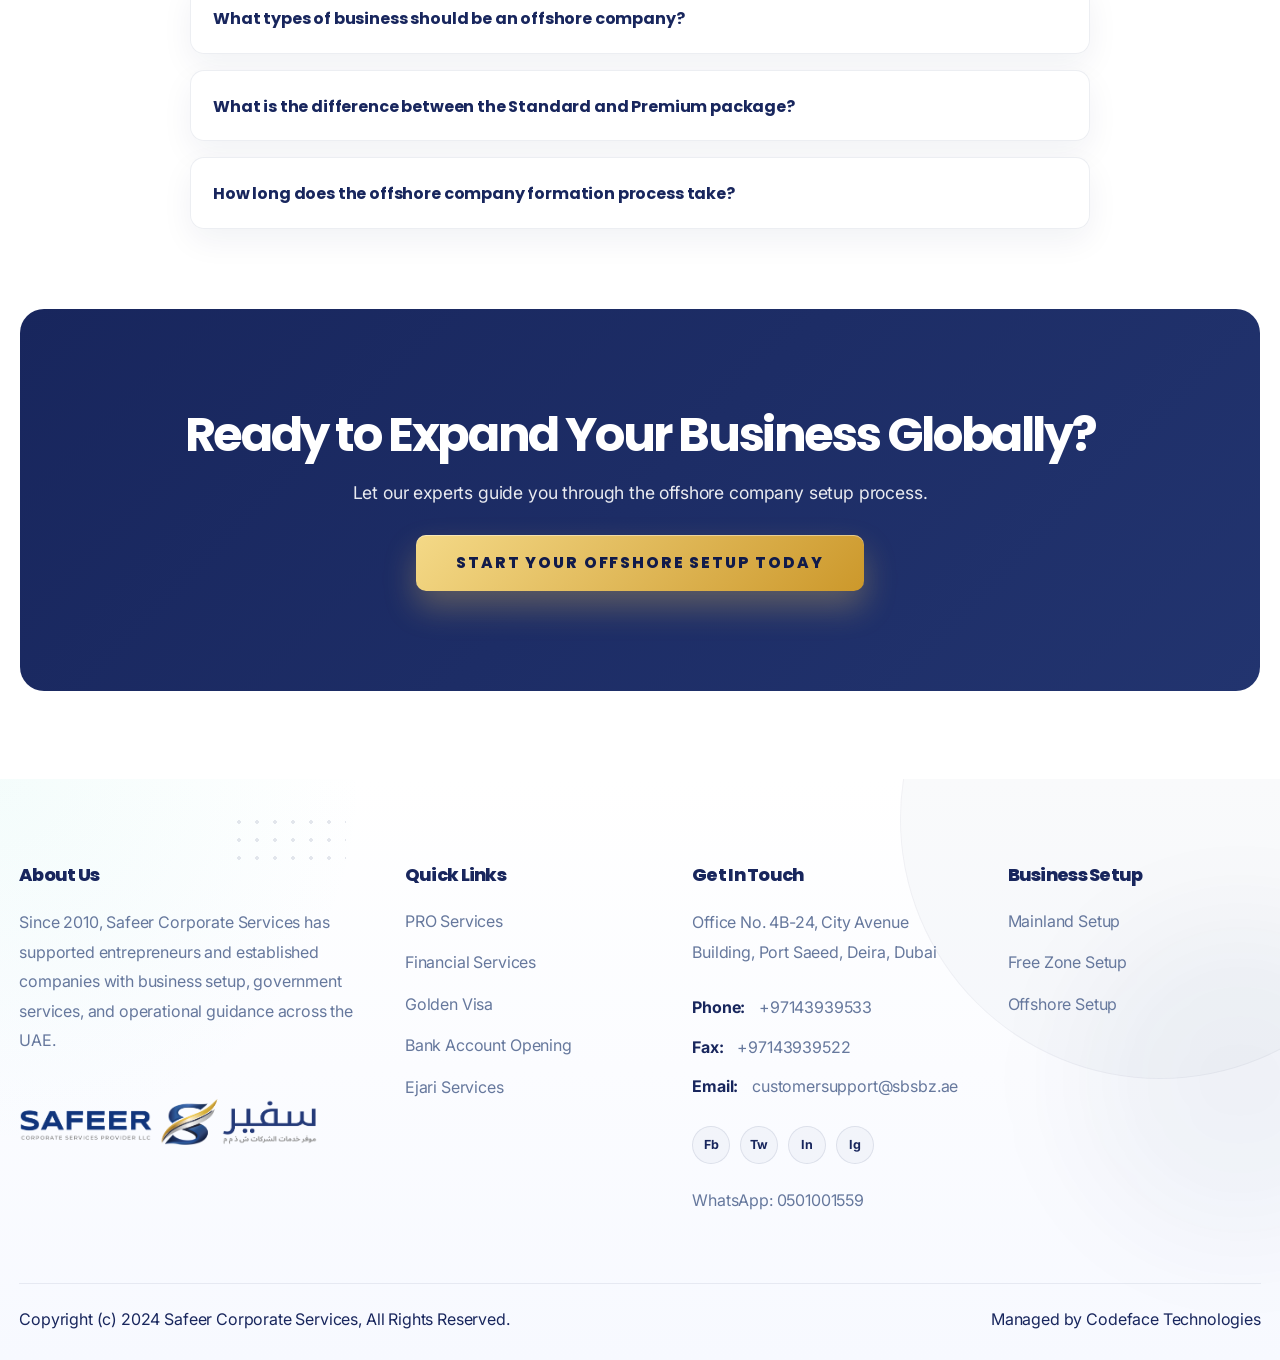
<file: safeerbz-ui/Offshore_Company_Setup.html>
<!doctype html>
<html lang="en">
    <head>
        <meta charset="UTF-8" />
        <meta name="viewport" content="width=device-width, initial-scale=1.0" />
        <title>Offshore Company Setup | Safeer Corporate Services</title>
        <link rel="preconnect" href="https://fonts.googleapis.com" />
        <link rel="preconnect" href="https://fonts.gstatic.com" crossorigin />
        <link
            href="https://fonts.googleapis.com/css2?family=Inter:wght@400;500;600;700;800&family=JetBrains+Mono:wght@500;700&family=Poppins:wght@600;700;800&display=swap"
            rel="stylesheet"
        />
        <link rel="stylesheet" href="styles.css" />
        <link rel="stylesheet" href="offshore-styles.css" />
    </head>
    <body>
        <div class="site-shell">
            <div class="topbar">
                <div class="topbar__inner">
                    <p>SAFEERBZ | UAE business setup and support</p>
                    <p>+97143939533 | customersupport@sbsbz.ae</p>
                </div>
            </div>
            <header class="header-wrap">
                <div class="header-card">
                    <a class="brand" href="index.html" aria-label="Safeer home">
                        <img src="assets/Safeer Logo final.png" alt="Safeer logo" />
                    </a>
                    <button class="nav-toggle" type="button" aria-expanded="false" aria-controls="site-nav">
                        <span></span>
                        <span></span>
                        <span></span>
                    </button>
                    <nav class="site-nav" id="site-nav">
                        <a class="site-nav__link" href="index.html">Home</a>
                        <a class="site-nav__link" href="about.html">About Us</a>
                        <div class="site-nav__dropdown">
                            <span class="site-nav__link site-nav__dropdown-toggle site-nav__link--caret is-current"
                                >Company Setup</span
                            >
                            <div class="site-nav__menu">
                                <a class="site-nav__menu-link" href="Mainland_Company_Setup.html">Mainland Company Setup</a>
                                <a class="site-nav__menu-link" href="Free_Zone_Company_Setup.html"
                                    >Free Zone Company Setup</a
                                >
                                <a
                                    class="site-nav__menu-link is-current"
                                    href="Offshore_Company_Setup.html"
                                    aria-current="page"
                                    >Offshore Company Setup</a
                                >
                            </div>
                        </div>
                        <div class="site-nav__dropdown">
                            <span class="site-nav__link site-nav__dropdown-toggle site-nav__link--caret">Services</span>
                            <div class="site-nav__menu">
                                <a class="site-nav__menu-link" href="PRO_Services.html">PRO Services</a>
                                <a class="site-nav__menu-link" href="Financial_Services.html">Financial Services</a>
                                <a class="site-nav__menu-link" href="Golden_Visa.html">Golden Visa</a>
                                <a class="site-nav__menu-link" href="Bank_Account_Opening.html">Bank Account Opening</a>
                                <a class="site-nav__menu-link" href="Ejari_Services.html">Ejari Services</a>
                            </div>
                        </div>
                        <a class="site-nav__link" href="#">Packages</a>
                        <a class="site-nav__link" href="index.html#contact-title">Contact Us</a>
                    </nav>
                    <a class="btn btn--solid header-cta" href="index.html#contact-title">Start Your Setup</a>
                </div>
            </header>
            <main class="page">
                <!-- Hero Banner Section -->
                <section class="offshore-banner" aria-labelledby="offshore-title">
                    <h1 id="offshore-title">Expand Your Business Globally with Offshore Company Formation</h1>
                    <p>
                        Global market expansion through offshore structures brings competitive advantages including tax
                        optimization, financial privacy, enhanced legal frameworks, and access to international business
                        opportunities. Let us be your guide to establishing your international reputation.
                    </p>
                    <div class="banner-actions">
                        <a class="btn btn--banner-primary" href="index.html#contact-title">START YOUR OFFSHORE SETUP</a>
                        <a class="btn btn--banner-secondary" href="#benefits-section">DISCOVER BENEFITS</a>
                    </div>
                </section>

                <!-- Benefits Section -->
                <section class="offshore-benefits" id="benefits-section" aria-labelledby="benefits-title">
                    <div class="benefits-header">
                        <h2 id="benefits-title">Benefits of Offshore Company Formation</h2>
                        <p>Unlock advantages that help your business thrive in the global marketplace</p>
                    </div>

                    <div class="benefits-grid">
                        <article class="benefit-card benefit-card--01">
                            <div class="benefit-card__number">01</div>
                            <h3>Tax Optimization</h3>
                            <p>
                                Optimize tax obligations by utilizing competitive tax laws and policies in most offshore
                                jurisdictions. Access flexible tax planning resources tailored to your business structure.
                            </p>
                        </article>

                        <article class="benefit-card benefit-card--02">
                            <div class="benefit-card__number">02</div>
                            <h3>Financial Privacy and Safety</h3>
                            <p>
                                Offshore jurisdictions are renowned for strong privacy laws that protect owners and provide
                                maximum security for cross-border business transactions. Safeguard your business interests
                                effectively.
                            </p>
                        </article>

                        <article class="benefit-card benefit-card--03">
                            <div class="benefit-card__number">03</div>
                            <h3>Advanced Legal Framework</h3>
                            <p>
                                Access transparent and fair legal frameworks that ensure your business can operate fairly
                                and competitively. Benefit from jurisdictions designed to support international commerce.
                            </p>
                        </article>

                        <article class="benefit-card benefit-card--04">
                            <div class="benefit-card__number">04</div>
                            <h3>International Business Opportunities</h3>
                            <p>
                                Enhance your international reputation by leveraging business-friendly policies to expand
                                your operations globally. Position yourself as a legitimate player on the world stage.
                            </p>
                        </article>
                    </div>
                </section>

                <!-- Why Choose Safeer Section -->
                <section class="why-safeer-section">
                    <div class="why-safeer-wrapper" style="background-image: url(&quot;assets/Hero.jpg&quot;)">
                        <div class="why-safeer-container">
                            <div class="why-safeer-content">
                                <h2>Why Choose Safeer for Offshore Company Setup?</h2>
                                <p>
                                    Since 2010, Safeer Corporate Services has been the trusted partner for entrepreneurs and
                                    established companies across all jurisdictions. Our expertise spans business setup,
                                    government services, and operational guidance tailored to your offshore expansion goals.
                                </p>
                                <ul class="why-safeer-list">
                                    <li>Expert guidance on jurisdiction selection</li>
                                    <li>Complete documentation and compliance support</li>
                                    <li>Streamlined application and approval process</li>
                                    <li>Ongoing support and renewal management</li>
                                </ul>
                                <a class="btn btn--why-safeer" href="index.html#contact-title">Get Expert Guidance</a>
                            </div>
                        </div>
                    </div>
                </section>

                <!-- Process Section -->
                <section class="offshore-process">
                    <div class="process-header">
                        <h2>How Our Offshore Company Formation Service Works</h2>
                        <p>A clear, transparent process from consultation to launch</p>
                    </div>

                    <div class="process-steps">
                        <div class="process-step">
                            <div class="step-number">01</div>
                            <h3>Consultation & Analysis</h3>
                            <p>
                                We analyze your business needs, goals, and preferences to recommend the most suitable
                                offshore jurisdiction for your operations.
                            </p>
                        </div>

                        <div class="process-step">
                            <div class="step-number">02</div>
                            <h3>Documentation Preparation</h3>
                            <p>
                                Our team prepares all necessary documents, including articles of incorporation, shareholder
                                agreements, and compliance documentation.
                            </p>
                        </div>

                        <div class="process-step">
                            <div class="step-number">03</div>
                            <h3>Registration & Approval</h3>
                            <p>
                                We submit your application to the relevant authorities and manage the entire approval
                                process, ensuring timely registration.
                            </p>
                        </div>

                        <div class="process-step">
                            <div class="step-number">04</div>
                            <h3>Ongoing Support</h3>
                            <p>
                                We provide continuous support including annual compliance, renewals, and guidance on
                                maintaining your offshore structure.
                            </p>
                        </div>
                    </div>
                </section>

                <!-- FAQ Section -->
                <section class="offshore-faq">
                    <div class="faq-header">
                        <h2>Frequently Asked Questions</h2>
                        <p>Get answers to common questions about offshore company setup</p>
                    </div>

                    <div class="faq-container">
                        <details class="faq-item">
                            <summary class="faq-question">What happens if I don't pay the annual renewal fees?</summary>
                            <div class="faq-answer">
                                <p>
                                    Late payment of annual renewal fees can cause extra fines. Your company will lose its
                                    good operating status and may risk being struck off. We recommend setting up timely
                                    reminders or allowing us to manage renewals on your behalf.
                                </p>
                            </div>
                        </details>

                        <details class="faq-item">
                            <summary class="faq-question">
                                Can the same person be a shareholder of the company and act as its director at the same
                                time?
                            </summary>
                            <div class="faq-answer">
                                <p>
                                    Yes, in most offshore jurisdictions, a person can simultaneously be a shareholder and
                                    director of a company. This is common in small business structures. However, specific
                                    requirements vary by jurisdiction. Contact us for jurisdiction-specific guidance.
                                </p>
                            </div>
                        </details>

                        <details class="faq-item">
                            <summary class="faq-question">
                                What types of activity/industry require a specific business license?
                            </summary>
                            <div class="faq-answer">
                                <p>
                                    Regulated industries such as financial services, insurance, real estate, healthcare, and
                                    telecommunications typically require specific business licenses. We'll guide you through
                                    the licensing requirements for your specific industry.
                                </p>
                            </div>
                        </details>

                        <details class="faq-item">
                            <summary class="faq-question">What types of business should be an offshore company?</summary>
                            <div class="faq-answer">
                                <p>
                                    Offshore companies are ideal for businesses involved in international trade,
                                    import/export, consulting services, digital services, investment holdings, and companies
                                    seeking tax optimization. If your business has international operations or clients, an
                                    offshore structure may benefit you.
                                </p>
                            </div>
                        </details>

                        <details class="faq-item">
                            <summary class="faq-question">
                                What is the difference between the Standard and Premium package?
                            </summary>
                            <div class="faq-answer">
                                <p>
                                    Our Standard package includes basic company formation and registration. The Premium
                                    package adds comprehensive support including bank account opening assistance, compliance
                                    management, and ongoing advisory services. Visit our Packages page for detailed
                                    comparisons.
                                </p>
                            </div>
                        </details>

                        <details class="faq-item">
                            <summary class="faq-question">
                                How long does the offshore company formation process take?
                            </summary>
                            <div class="faq-answer">
                                <p>
                                    The timeline varies depending on the jurisdiction and specific requirements. Typically,
                                    the process takes 2-4 weeks from submission to completion. We expedite timelines where
                                    possible and keep you informed at every step.
                                </p>
                            </div>
                        </details>
                    </div>
                </section>

                <!-- CTA Section -->
                <section class="offshore-cta">
                    <h2>Ready to Expand Your Business Globally?</h2>
                    <p>Let our experts guide you through the offshore company setup process.</p>
                    <a class="btn btn--cta-primary" href="index.html#contact-title">Start Your Offshore Setup Today</a>
                </section>
            </main>
            <footer class="site-footer">
                <div class="site-footer__shell">
                    <div class="site-footer__top">
                        <section class="site-footer__brand">
                            <h2 class="site-footer__heading">About Us</h2>
                            <p class="site-footer__about">
                                Since 2010, Safeer Corporate Services has supported entrepreneurs and established companies
                                with business setup, government services, and operational guidance across the UAE.
                            </p>
                            <img class="site-footer__logo" src="assets/Safeer Logo final.png" alt="Safeer logo" />
                        </section>
                        <section class="site-footer__column">
                            <h2 class="site-footer__heading">Quick Links</h2>
                            <ul class="site-footer__links">
                                <li><a href="PRO_Services.html">PRO Services</a></li>
                                <li><a href="Financial_Services.html">Financial Services</a></li>
                                <li><a href="Golden_Visa.html">Golden Visa</a></li>
                                <li><a href="Bank_Account_Opening.html">Bank Account Opening</a></li>
                                <li><a href="Ejari_Services.html">Ejari Services</a></li>
                            </ul>
                        </section>
                        <section class="site-footer__column">
                            <h2 class="site-footer__heading">Get In Touch</h2>
                            <address class="site-footer__address">
                                Office No. 4B-24, City Avenue Building, Port Saeed, Deira, Dubai
                            </address>
                            <div class="site-footer__details">
                                <p><span>Phone:</span> +97143939533</p>
                                <p><span>Fax:</span> +97143939522</p>
                                <p><span>Email:</span> customersupport@sbsbz.ae</p>
                            </div>
                            <div class="site-footer__socials" aria-label="Social media">
                                <a href="#" aria-label="Facebook">Fb</a>
                                <a href="#" aria-label="Twitter">Tw</a>
                                <a href="#" aria-label="LinkedIn">In</a>
                                <a href="#" aria-label="Instagram">Ig</a>
                            </div>
                            <p class="site-footer__whatsapp">WhatsApp: 0501001559</p>
                        </section>
                        <section class="site-footer__column">
                            <h2 class="site-footer__heading">Business Setup</h2>
                            <ul class="site-footer__links">
                                <li><a href="Mainland_Company_Setup.html">Mainland Setup</a></li>
                                <li><a href="Free_Zone_Company_Setup.html">Free Zone Setup</a></li>
                                <li><a href="Offshore_Company_Setup.html">Offshore Setup</a></li>
                            </ul>
                        </section>
                    </div>
                    <div class="site-footer__bottom">
                        <p>Copyright (c) 2024 Safeer Corporate Services, All Rights Reserved.</p>
                        <p>Managed by Codeface Technologies</p>
                    </div>
                </div>
            </footer>
        </div>
        <script src="main.js"></script>
    </body>
</html>
</file>
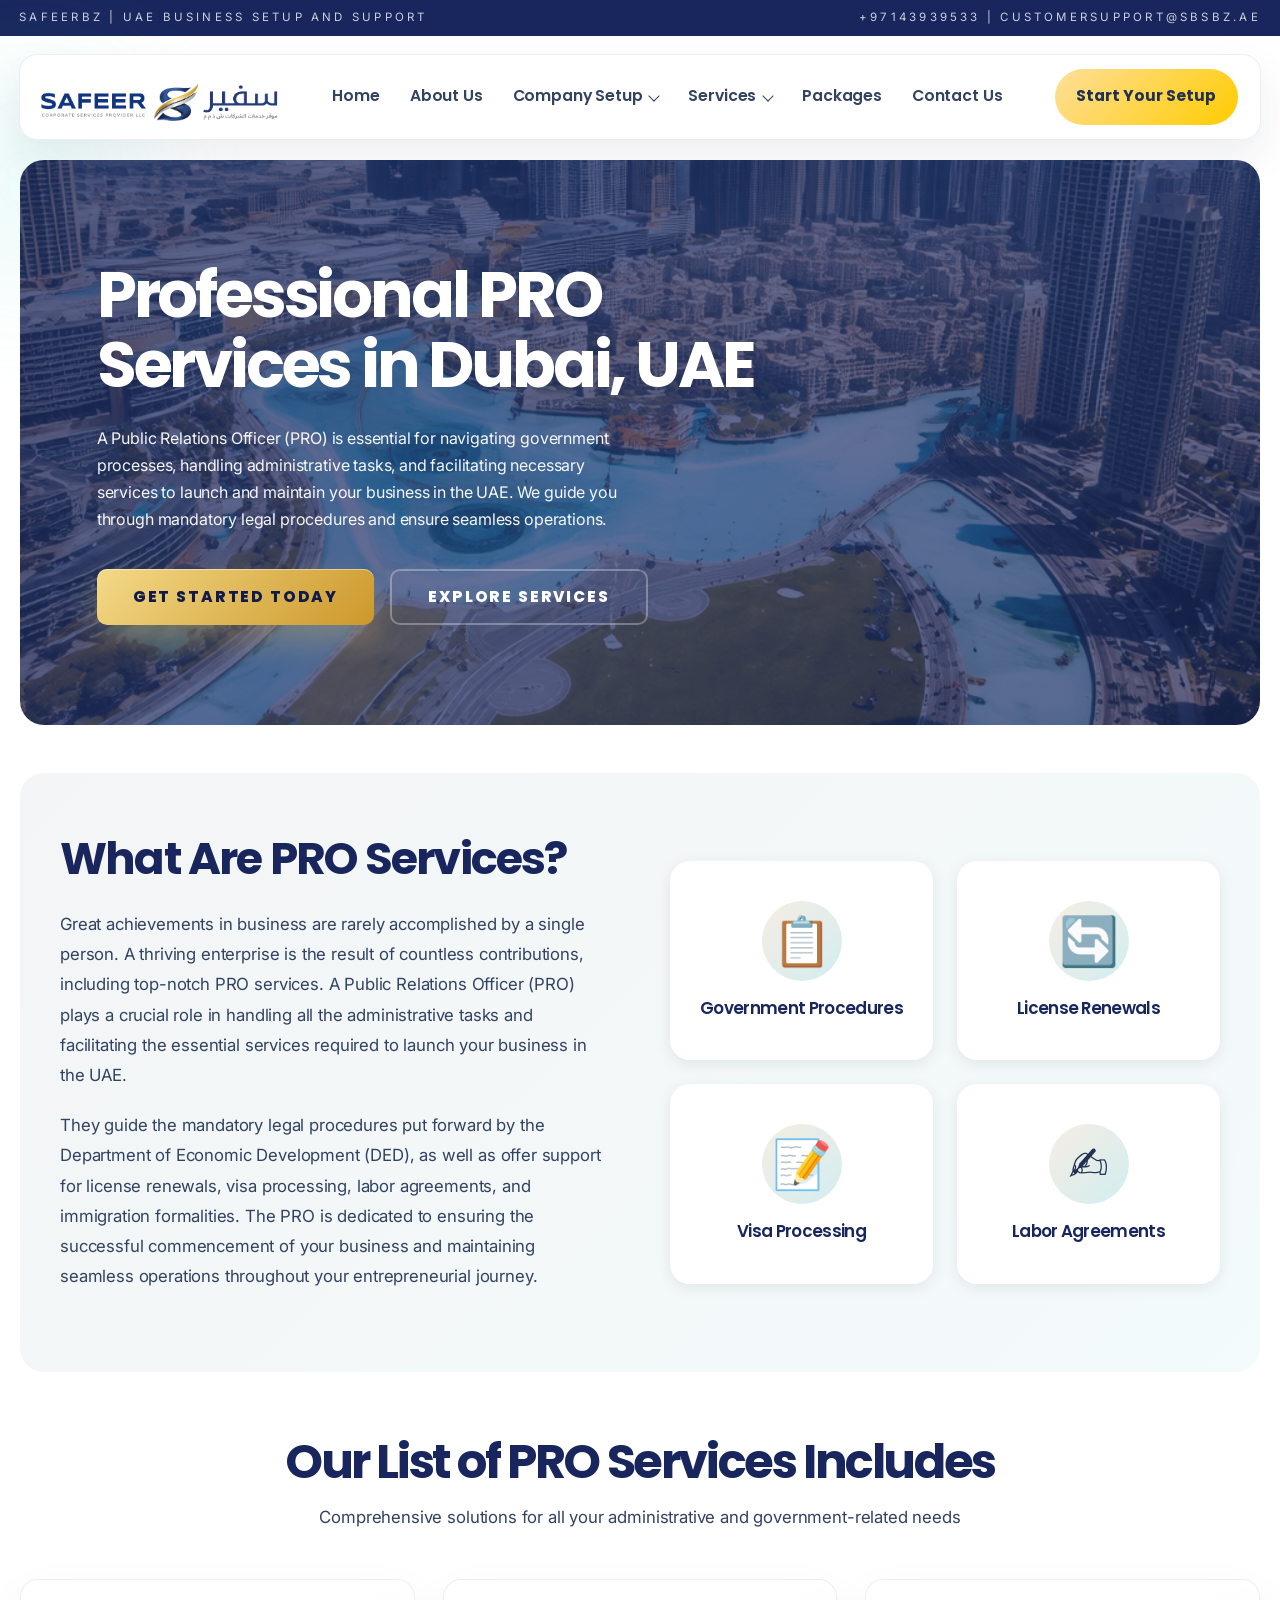
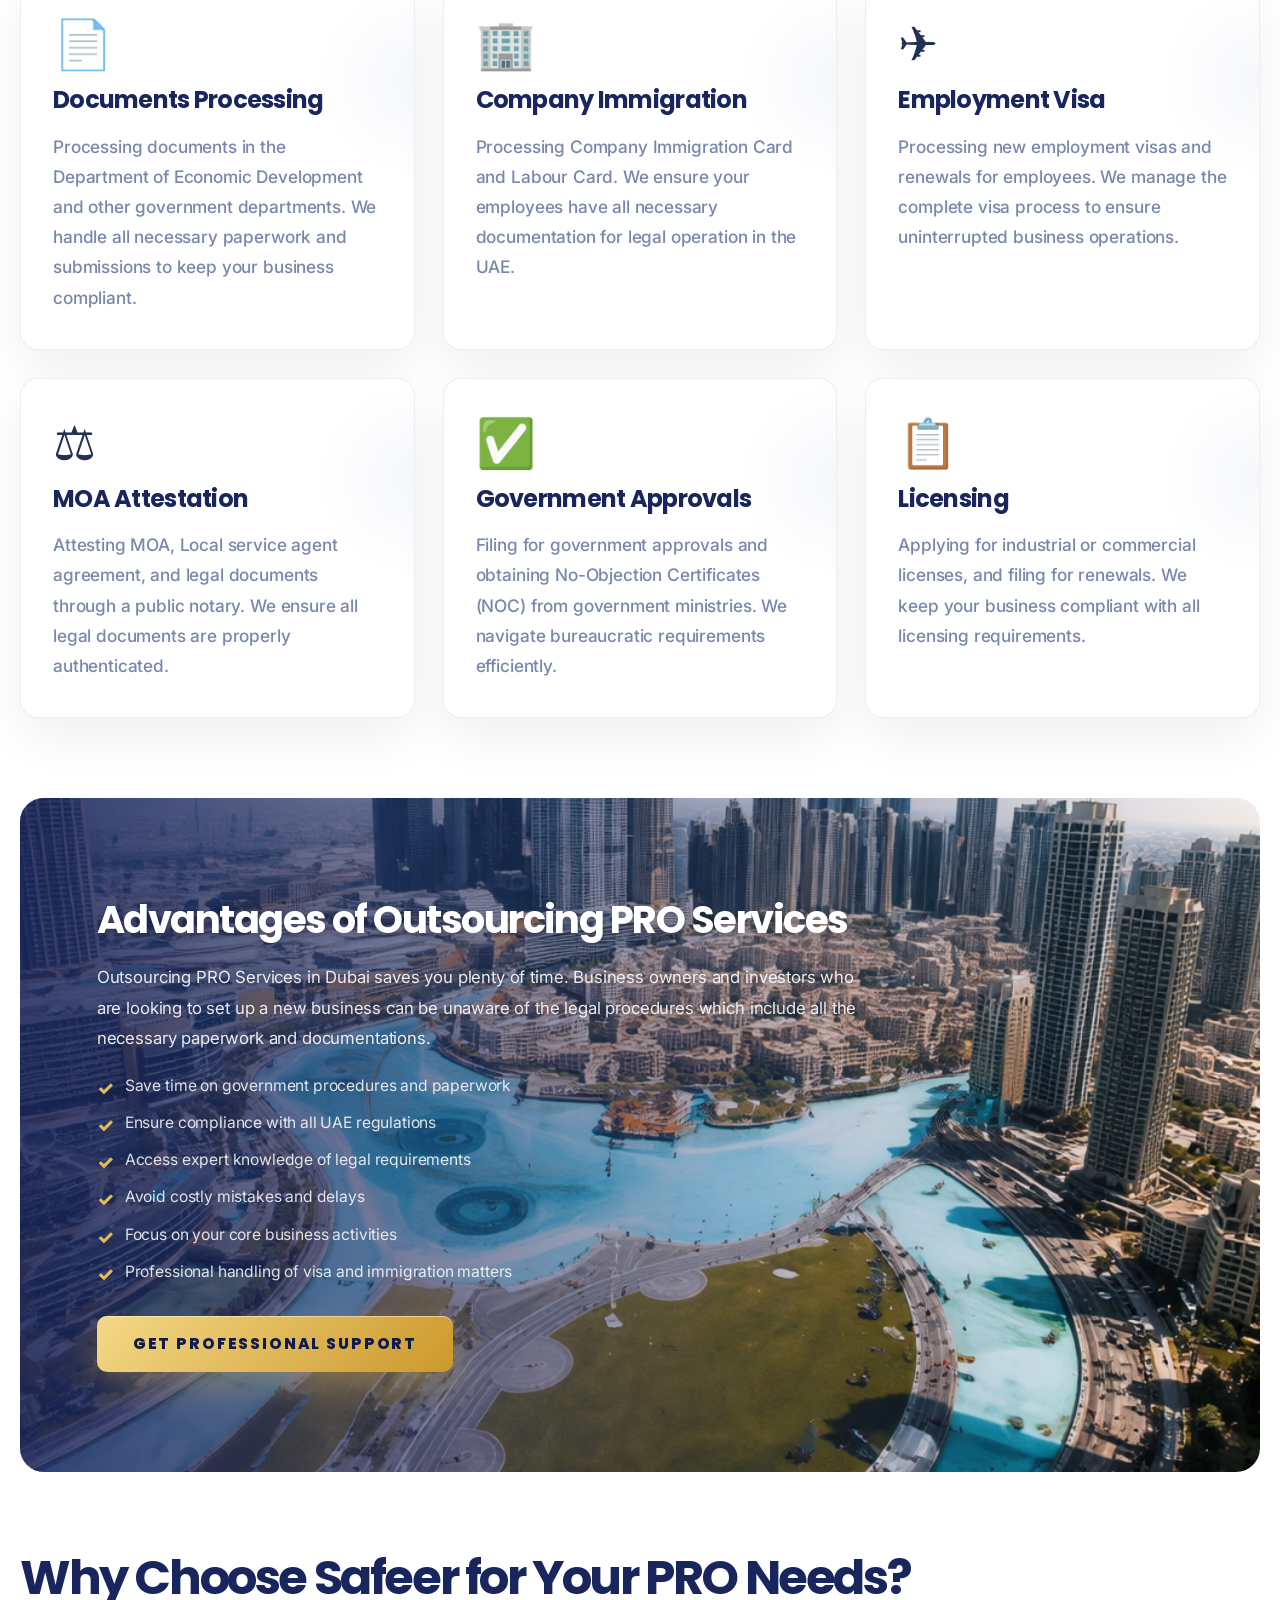
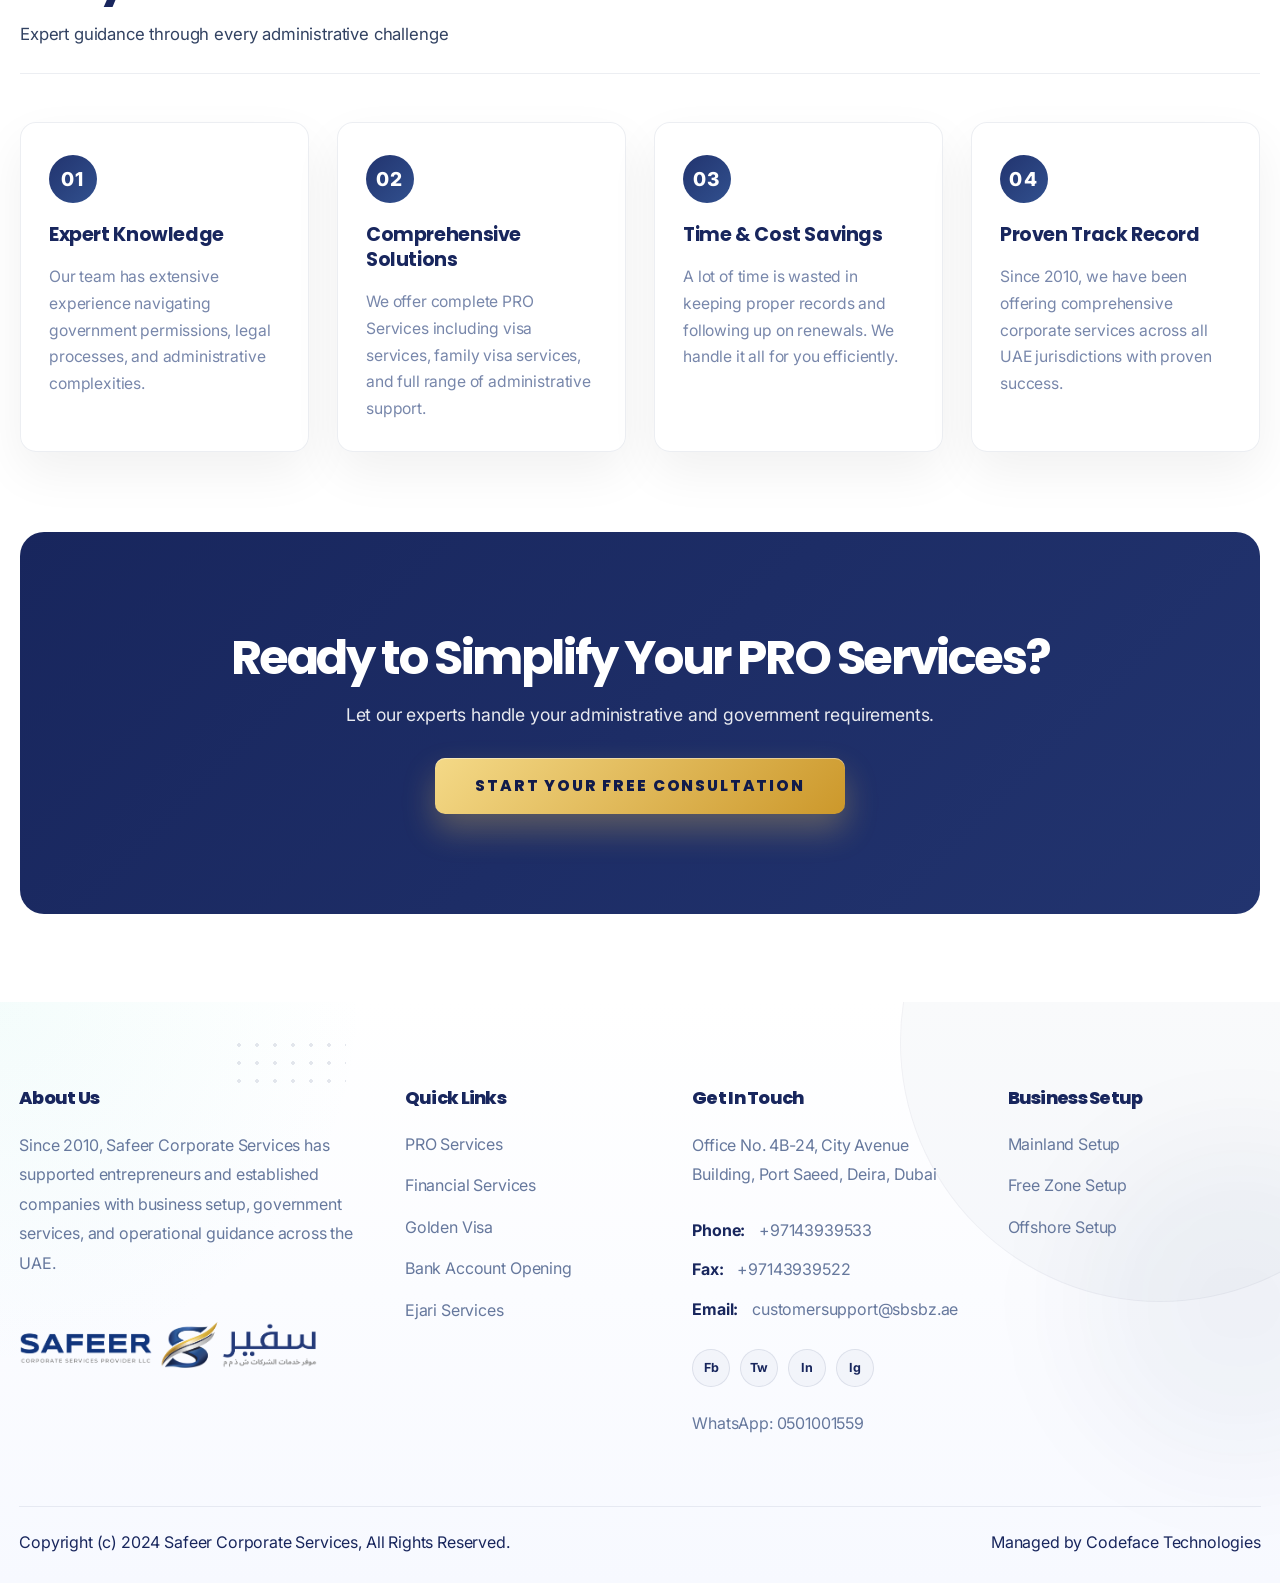
<file: safeerbz-ui/PRO_Services.html>
<!doctype html>
<html lang="en">
    <head>
        <meta charset="UTF-8" />
        <meta name="viewport" content="width=device-width, initial-scale=1.0" />
        <title>PRO Services | Safeer Corporate Services</title>
        <link rel="preconnect" href="https://fonts.googleapis.com" />
        <link rel="preconnect" href="https://fonts.gstatic.com" crossorigin />
        <link
            href="https://fonts.googleapis.com/css2?family=Inter:wght@400;500;600;700;800&family=JetBrains+Mono:wght@500;700&family=Poppins:wght@600;700;800&display=swap"
            rel="stylesheet"
        />
        <link rel="stylesheet" href="styles.css" />
        <link rel="stylesheet" href="pro-styles.css" />
    </head>
    <body>
        <div class="site-shell">
            <div class="topbar">
                <div class="topbar__inner">
                    <p>SAFEERBZ | UAE business setup and support</p>
                    <p>+97143939533 | customersupport@sbsbz.ae</p>
                </div>
            </div>
            <header class="header-wrap">
                <div class="header-card">
                    <a class="brand" href="index.html" aria-label="Safeer home">
                        <img src="assets/Safeer Logo final.png" alt="Safeer logo" />
                    </a>
                    <button class="nav-toggle" type="button" aria-expanded="false" aria-controls="site-nav">
                        <span></span>
                        <span></span>
                        <span></span>
                    </button>
                    <nav class="site-nav" id="site-nav">
                        <a class="site-nav__link" href="index.html">Home</a>
                        <a class="site-nav__link" href="about.html">About Us</a>
                        <div class="site-nav__dropdown">
                            <span class="site-nav__link site-nav__dropdown-toggle site-nav__link--caret"
                                >Company Setup</span
                            >
                            <div class="site-nav__menu">
                                <a class="site-nav__menu-link" href="Mainland_Company_Setup.html">Mainland Company Setup</a>
                                <a class="site-nav__menu-link" href="Free_Zone_Company_Setup.html"
                                    >Free Zone Company Setup</a
                                >
                                <a class="site-nav__menu-link" href="Offshore_Company_Setup.html">Offshore Company Setup</a>
                            </div>
                        </div>
                        <div class="site-nav__dropdown">
                            <span class="site-nav__link site-nav__dropdown-toggle site-nav__link--caret is-current"
                                >Services</span
                            >
                            <div class="site-nav__menu">
                                <a class="site-nav__menu-link is-current" href="PRO_Services.html" aria-current="page"
                                    >PRO Services</a
                                >
                                <a class="site-nav__menu-link" href="Financial_Services.html">Financial Services</a>
                                <a class="site-nav__menu-link" href="Golden_Visa.html">Golden Visa</a>
                                <a class="site-nav__menu-link" href="Bank_Account_Opening.html">Bank Account Opening</a>
                                <a class="site-nav__menu-link" href="Ejari_Services.html">Ejari Services</a>
                            </div>
                        </div>
                        <a class="site-nav__link" href="#">Packages</a>
                        <a class="site-nav__link" href="index.html#contact-title">Contact Us</a>
                    </nav>
                    <a class="btn btn--solid header-cta" href="index.html#contact-title">Start Your Setup</a>
                </div>
            </header>
            <main class="page">
                <!-- Hero Banner Section -->
                <section class="pro-banner" aria-labelledby="pro-title">
                    <h1 id="pro-title">Professional PRO Services in Dubai, UAE</h1>
                    <p>
                        A Public Relations Officer (PRO) is essential for navigating government processes, handling
                        administrative tasks, and facilitating necessary services to launch and maintain your business in
                        the UAE. We guide you through mandatory legal procedures and ensure seamless operations.
                    </p>
                    <div class="banner-actions">
                        <a class="btn btn--banner-primary" href="index.html#contact-title">GET STARTED TODAY</a>
                        <a class="btn btn--banner-secondary" href="#services-section">EXPLORE SERVICES</a>
                    </div>
                </section>

                <!-- Services Overview Section -->
                <section class="pro-intro" aria-labelledby="pro-intro-title">
                    <div class="intro-wrapper">
                        <div class="intro-content">
                            <h2 id="pro-intro-title">What Are PRO Services?</h2>
                            <p>
                                Great achievements in business are rarely accomplished by a single person. A thriving
                                enterprise is the result of countless contributions, including top-notch PRO services. A
                                Public Relations Officer (PRO) plays a crucial role in handling all the administrative tasks
                                and facilitating the essential services required to launch your business in the UAE.
                            </p>
                            <p>
                                They guide the mandatory legal procedures put forward by the Department of Economic
                                Development (DED), as well as offer support for license renewals, visa processing, labor
                                agreements, and immigration formalities. The PRO is dedicated to ensuring the successful
                                commencement of your business and maintaining seamless operations throughout your
                                entrepreneurial journey.
                            </p>
                        </div>
                        <div class="intro-services">
                            <div class="intro-service-card">
                                <div class="intro-service-icon">📋</div>
                                <h3>Government Procedures</h3>
                            </div>
                            <div class="intro-service-card">
                                <div class="intro-service-icon">🔄</div>
                                <h3>License Renewals</h3>
                            </div>
                            <div class="intro-service-card">
                                <div class="intro-service-icon">📝</div>
                                <h3>Visa Processing</h3>
                            </div>
                            <div class="intro-service-card">
                                <div class="intro-service-icon">✍️</div>
                                <h3>Labor Agreements</h3>
                            </div>
                        </div>
                    </div>
                </section>

                <!-- Our Services Section -->
                <section class="pro-services" id="services-section" aria-labelledby="services-title">
                    <div class="services-header">
                        <h2 id="services-title">Our List of PRO Services Includes</h2>
                        <p>Comprehensive solutions for all your administrative and government-related needs</p>
                    </div>

                    <div class="services-grid">
                        <article class="service-box service-box--01">
                            <div class="service-box__icon">📄</div>
                            <h3>Documents Processing</h3>
                            <p>
                                Processing documents in the Department of Economic Development and other government
                                departments. We handle all necessary paperwork and submissions to keep your business
                                compliant.
                            </p>
                        </article>

                        <article class="service-box service-box--02">
                            <div class="service-box__icon">🏢</div>
                            <h3>Company Immigration</h3>
                            <p>
                                Processing Company Immigration Card and Labour Card. We ensure your employees have all
                                necessary documentation for legal operation in the UAE.
                            </p>
                        </article>

                        <article class="service-box service-box--03">
                            <div class="service-box__icon">✈️</div>
                            <h3>Employment Visa</h3>
                            <p>
                                Processing new employment visas and renewals for employees. We manage the complete visa
                                process to ensure uninterrupted business operations.
                            </p>
                        </article>

                        <article class="service-box service-box--04">
                            <div class="service-box__icon">⚖️</div>
                            <h3>MOA Attestation</h3>
                            <p>
                                Attesting MOA, Local service agent agreement, and legal documents through a public notary.
                                We ensure all legal documents are properly authenticated.
                            </p>
                        </article>

                        <article class="service-box service-box--05">
                            <div class="service-box__icon">✅</div>
                            <h3>Government Approvals</h3>
                            <p>
                                Filing for government approvals and obtaining No-Objection Certificates (NOC) from
                                government ministries. We navigate bureaucratic requirements efficiently.
                            </p>
                        </article>

                        <article class="service-box service-box--06">
                            <div class="service-box__icon">📋</div>
                            <h3>Licensing</h3>
                            <p>
                                Applying for industrial or commercial licenses, and filing for renewals. We keep your
                                business compliant with all licensing requirements.
                            </p>
                        </article>
                    </div>
                </section>

                <!-- Advantages Section -->
                <section class="pro-advantages" aria-labelledby="advantages-title">
                    <div class="advantages-wrapper" style="background-image: url(&quot;assets/Hero.jpg&quot;)">
                        <div class="advantages-container">
                            <div class="advantages-content">
                                <h2 id="advantages-title">Advantages of Outsourcing PRO Services</h2>
                                <p>
                                    Outsourcing PRO Services in Dubai saves you plenty of time. Business owners and
                                    investors who are looking to set up a new business can be unaware of the legal
                                    procedures which include all the necessary paperwork and documentations.
                                </p>
                                <ul class="advantages-list">
                                    <li>Save time on government procedures and paperwork</li>
                                    <li>Ensure compliance with all UAE regulations</li>
                                    <li>Access expert knowledge of legal requirements</li>
                                    <li>Avoid costly mistakes and delays</li>
                                    <li>Focus on your core business activities</li>
                                    <li>Professional handling of visa and immigration matters</li>
                                </ul>
                                <a class="btn btn--advantages" href="index.html#contact-title">Get Professional Support</a>
                            </div>
                        </div>
                    </div>
                </section>

                <!-- Why Safeer Section -->
                <section class="pro-why-safeer" aria-labelledby="why-safeer-title">
                    <div class="why-safeer-header">
                        <h2 id="why-safeer-title">Why Choose Safeer for Your PRO Needs?</h2>
                        <p>Expert guidance through every administrative challenge</p>
                    </div>

                    <div class="why-safeer-grid">
                        <div class="why-safeer-item">
                            <div class="item-number">01</div>
                            <h3>Expert Knowledge</h3>
                            <p>
                                Our team has extensive experience navigating government permissions, legal processes, and
                                administrative complexities.
                            </p>
                        </div>

                        <div class="why-safeer-item">
                            <div class="item-number">02</div>
                            <h3>Comprehensive Solutions</h3>
                            <p>
                                We offer complete PRO Services including visa services, family visa services, and full range
                                of administrative support.
                            </p>
                        </div>

                        <div class="why-safeer-item">
                            <div class="item-number">03</div>
                            <h3>Time & Cost Savings</h3>
                            <p>
                                A lot of time is wasted in keeping proper records and following up on renewals. We handle it
                                all for you efficiently.
                            </p>
                        </div>

                        <div class="why-safeer-item">
                            <div class="item-number">04</div>
                            <h3>Proven Track Record</h3>
                            <p>
                                Since 2010, we have been offering comprehensive corporate services across all UAE
                                jurisdictions with proven success.
                            </p>
                        </div>
                    </div>
                </section>

                <!-- CTA Section -->
                <section class="pro-cta">
                    <h2>Ready to Simplify Your PRO Services?</h2>
                    <p>Let our experts handle your administrative and government requirements.</p>
                    <a class="btn btn--cta-primary" href="index.html#contact-title">Start Your Free Consultation</a>
                </section>
            </main>
            <footer class="site-footer">
                <div class="site-footer__shell">
                    <div class="site-footer__top">
                        <section class="site-footer__brand">
                            <h2 class="site-footer__heading">About Us</h2>
                            <p class="site-footer__about">
                                Since 2010, Safeer Corporate Services has supported entrepreneurs and established companies
                                with business setup, government services, and operational guidance across the UAE.
                            </p>
                            <img class="site-footer__logo" src="assets/Safeer Logo final.png" alt="Safeer logo" />
                        </section>
                        <section class="site-footer__column">
                            <h2 class="site-footer__heading">Quick Links</h2>
                            <ul class="site-footer__links">
                                <li><a href="PRO_Services.html">PRO Services</a></li>
                                <li><a href="Financial_Services.html">Financial Services</a></li>
                                <li><a href="Golden_Visa.html">Golden Visa</a></li>
                                <li><a href="Bank_Account_Opening.html">Bank Account Opening</a></li>
                                <li><a href="Ejari_Services.html">Ejari Services</a></li>
                            </ul>
                        </section>
                        <section class="site-footer__column">
                            <h2 class="site-footer__heading">Get In Touch</h2>
                            <address class="site-footer__address">
                                Office No. 4B-24, City Avenue Building, Port Saeed, Deira, Dubai
                            </address>
                            <div class="site-footer__details">
                                <p><span>Phone:</span> +97143939533</p>
                                <p><span>Fax:</span> +97143939522</p>
                                <p><span>Email:</span> customersupport@sbsbz.ae</p>
                            </div>
                            <div class="site-footer__socials" aria-label="Social media">
                                <a href="#" aria-label="Facebook">Fb</a>
                                <a href="#" aria-label="Twitter">Tw</a>
                                <a href="#" aria-label="LinkedIn">In</a>
                                <a href="#" aria-label="Instagram">Ig</a>
                            </div>
                            <p class="site-footer__whatsapp">WhatsApp: 0501001559</p>
                        </section>
                        <section class="site-footer__column">
                            <h2 class="site-footer__heading">Business Setup</h2>
                            <ul class="site-footer__links">
                                <li><a href="Mainland_Company_Setup.html">Mainland Setup</a></li>
                                <li><a href="Free_Zone_Company_Setup.html">Free Zone Setup</a></li>
                                <li><a href="Offshore_Company_Setup.html">Offshore Setup</a></li>
                            </ul>
                        </section>
                    </div>
                    <div class="site-footer__bottom">
                        <p>Copyright (c) 2024 Safeer Corporate Services, All Rights Reserved.</p>
                        <p>Managed by Codeface Technologies</p>
                    </div>
                </div>
            </footer>
        </div>
        <script src="main.js"></script>
    </body>
</html>
</file>
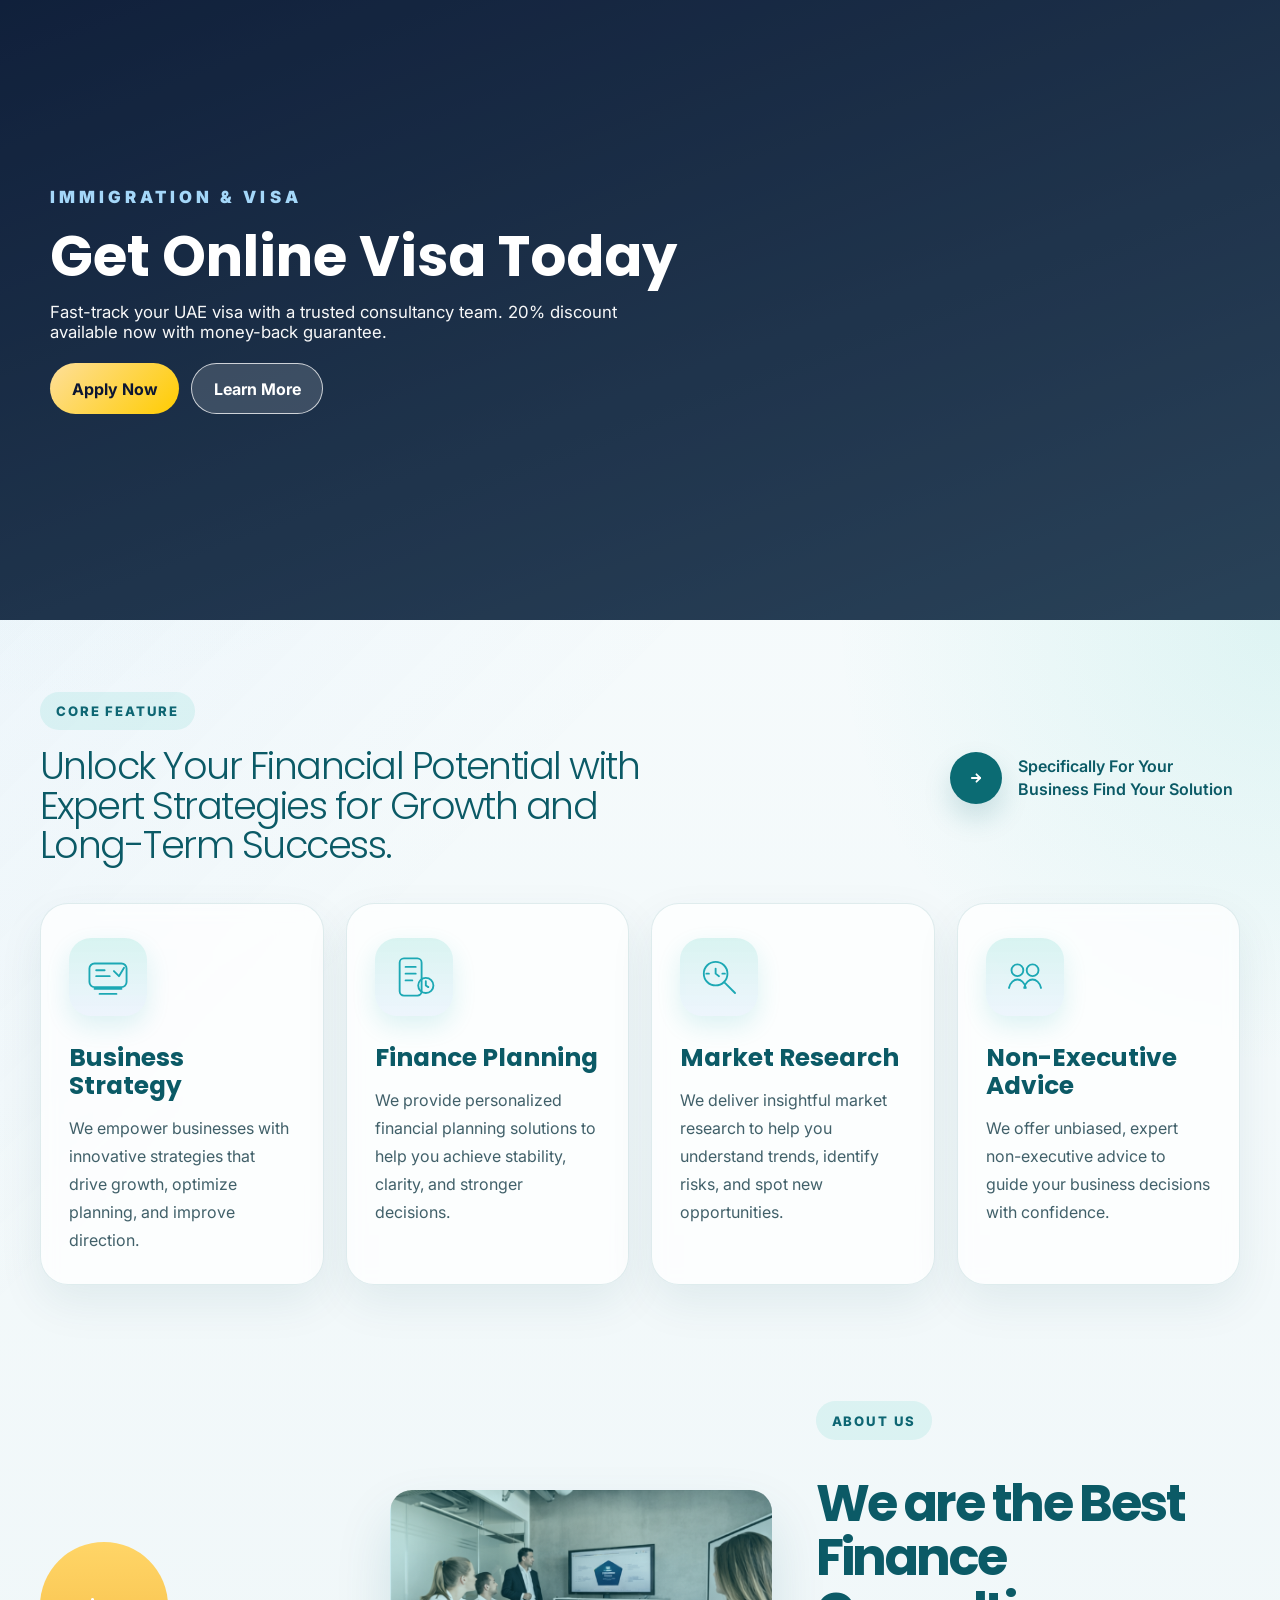
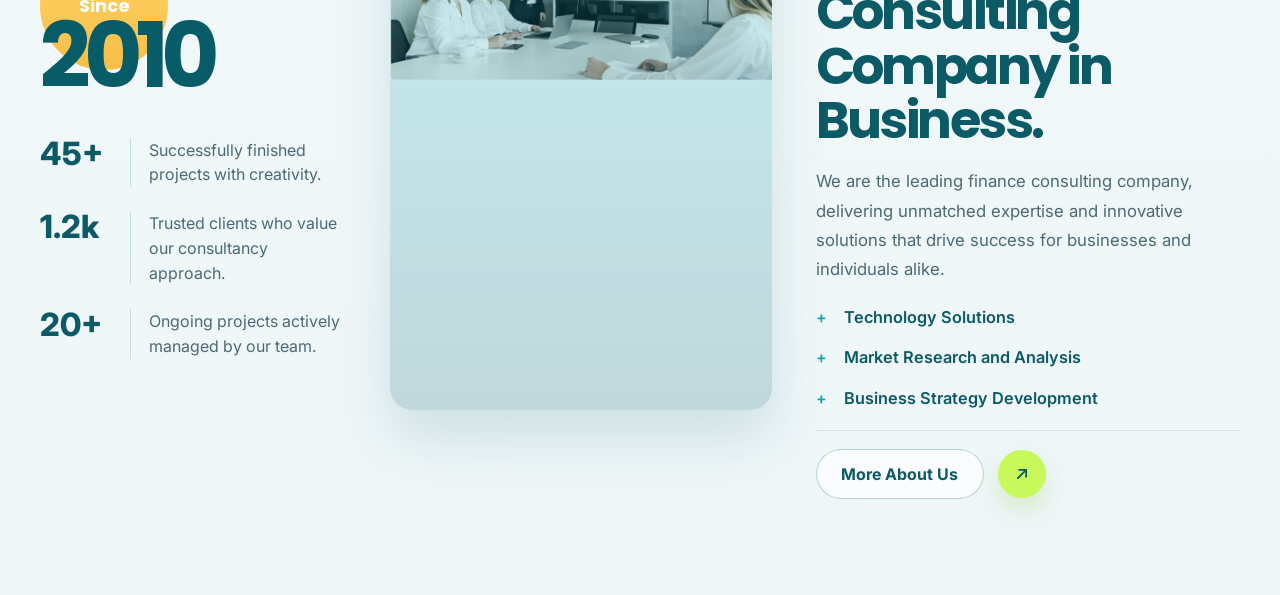
<file: safeerbz-ui/new-safeerbx/consultio-hero.html>
<!doctype html>
<html lang="en">
<head>
  <meta charset="UTF-8" />
  <meta name="viewport" content="width=device-width, initial-scale=1.0" />
  <title>Consultio Hero | Safeer Corporate Services</title>
  <link rel="stylesheet" href="consultio-hero.css" />
  <link rel="preconnect" href="https://fonts.googleapis.com" />
  <link rel="preconnect" href="https://fonts.gstatic.com" crossorigin />
  <link href="https://fonts.googleapis.com/css2?family=Inter:wght@400;500;600;700;800&family=Poppins:wght@600;700;800&display=swap" rel="stylesheet" />
</head>
<body>
  <main>
    <section class="consultio-hero" aria-label="Immigration hero banner">
      <div class="consultio-hero__overlay"></div>
      <div class="consultio-hero__container">
        <div class="consultio-hero__content">
          <p class="consultio-hero__eyebrow">Immigration &amp; Visa</p>
          <h1>Get Online Visa Today</h1>
          <p>
            Fast-track your UAE visa with a trusted consultancy team. 20% discount available now with money-back guarantee.
          </p>
          <div class="consultio-hero__actions">
            <a class="btn btn--solid" href="#">Apply Now</a>
            <a class="btn btn--ghost" href="#">Learn More</a>
          </div>
        </div>
      </div>
    </section>

    <section class="consultio-features" aria-labelledby="consultio-features-title">
      <div class="consultio-features__shell">
        <div class="consultio-features__header">
          <div class="consultio-features__intro">
            <p class="consultio-features__eyebrow">Core Feature</p>
            <h2 id="consultio-features-title">
              Unlock Your Financial Potential with Expert Strategies for Growth and Long-Term Success.
            </h2>
          </div>

          <a class="consultio-features__cta" href="#">
            <span class="consultio-features__cta-icon" aria-hidden="true">
              <svg viewBox="0 0 24 24" fill="none" role="presentation">
                <path d="M7.5 12H16.5" stroke="currentColor" stroke-width="2" stroke-linecap="round" />
                <path d="M12.5 8L16.5 12L12.5 16" stroke="currentColor" stroke-width="2" stroke-linecap="round" stroke-linejoin="round" />
              </svg>
            </span>
            <span>Specifically For Your Business Find Your Solution</span>
          </a>
        </div>

        <div class="consultio-features__grid">
          <article class="consultio-feature-card">
            <div class="consultio-feature-card__icon" aria-hidden="true">
              <svg viewBox="0 0 64 64" fill="none" role="presentation">
                <rect x="10" y="16" width="44" height="28" rx="6" />
                <path d="M16 46H48" stroke-linecap="round" />
                <path d="M22 52H42" stroke-linecap="round" />
                <path d="M18 24H28" stroke-linecap="round" />
                <path d="M18 31H34" stroke-linecap="round" />
                <path d="M39 25L45 31L51 21" stroke-linecap="round" stroke-linejoin="round" />
              </svg>
            </div>
            <h3>Business Strategy</h3>
            <p>We empower businesses with innovative strategies that drive growth, optimize planning, and improve direction.</p>
          </article>

          <article class="consultio-feature-card">
            <div class="consultio-feature-card__icon" aria-hidden="true">
              <svg viewBox="0 0 64 64" fill="none" role="presentation">
                <rect x="15" y="10" width="26" height="44" rx="5" />
                <path d="M22 20H34" stroke-linecap="round" />
                <path d="M22 28H34" stroke-linecap="round" />
                <path d="M22 36H30" stroke-linecap="round" />
                <circle cx="46" cy="42" r="9" />
                <path d="M46 37V42L49 44" stroke-linecap="round" stroke-linejoin="round" />
              </svg>
            </div>
            <h3>Finance Planning</h3>
            <p>We provide personalized financial planning solutions to help you achieve stability, clarity, and stronger decisions.</p>
          </article>

          <article class="consultio-feature-card">
            <div class="consultio-feature-card__icon" aria-hidden="true">
              <svg viewBox="0 0 64 64" fill="none" role="presentation">
                <circle cx="28" cy="28" r="14" />
                <path d="M28 22V28L32 31" stroke-linecap="round" stroke-linejoin="round" />
                <path d="M39 39L51 51" stroke-linecap="round" />
                <path d="M17 28H20" stroke-linecap="round" />
                <path d="M36 28H39" stroke-linecap="round" />
              </svg>
            </div>
            <h3>Market Research</h3>
            <p>We deliver insightful market research to help you understand trends, identify risks, and spot new opportunities.</p>
          </article>

          <article class="consultio-feature-card">
            <div class="consultio-feature-card__icon" aria-hidden="true">
              <svg viewBox="0 0 64 64" fill="none" role="presentation">
                <circle cx="23" cy="24" r="7" />
                <circle cx="41" cy="24" r="7" />
                <path d="M13 45C14.5 38.5 19 35 23 35C27 35 31.5 38.5 33 45" stroke-linecap="round" />
                <path d="M31 45C32.5 38.5 37 35 41 35C45 35 49.5 38.5 51 45" stroke-linecap="round" />
              </svg>
            </div>
            <h3>Non-Executive Advice</h3>
            <p>We offer unbiased, expert non-executive advice to guide your business decisions with confidence.</p>
          </article>
        </div>
      </div>
    </section>

    <section class="consultio-about" aria-labelledby="consultio-about-title">
      <div class="consultio-about__shell">
        <div class="consultio-about__year-panel">
          <div class="consultio-about__year-badge">Since</div>
          <div class="consultio-about__year">2010</div>

          <div class="consultio-about__stats">
            <article class="consultio-about__stat">
              <strong>45+</strong>
              <p>Successfully finished projects with creativity.</p>
            </article>
            <article class="consultio-about__stat">
              <strong>1.2k</strong>
              <p>Trusted clients who value our consultancy approach.</p>
            </article>
            <article class="consultio-about__stat">
              <strong>20+</strong>
              <p>Ongoing projects actively managed by our team.</p>
            </article>
          </div>
        </div>

        <div class="consultio-about__media">
          <img src="../assets/why-safeer-meeting.jpg" alt="Safeer team in a financial consulting meeting" />
        </div>

        <div class="consultio-about__content">
          <p class="consultio-about__eyebrow">About Us</p>
          <h2 id="consultio-about-title">We are the Best Finance Consulting Company in Business.</h2>
          <p class="consultio-about__copy">
            We are the leading finance consulting company, delivering unmatched expertise and innovative solutions that
            drive success for businesses and individuals alike.
          </p>

          <ul class="consultio-about__list">
            <li>Technology Solutions</li>
            <li>Market Research and Analysis</li>
            <li>Business Strategy Development</li>
          </ul>

          <div class="consultio-about__actions">
            <a class="consultio-about__button" href="#">More About Us</a>
            <a class="consultio-about__arrow" href="#" aria-label="More about us">
              <svg viewBox="0 0 24 24" fill="none" role="presentation">
                <path d="M7.5 16.5L16.5 7.5" stroke="currentColor" stroke-width="2" stroke-linecap="round" />
                <path d="M9 7.5H16.5V15" stroke="currentColor" stroke-width="2" stroke-linecap="round" stroke-linejoin="round" />
              </svg>
            </a>
          </div>
        </div>
      </div>
    </section>
  </main>
</body>
</html>
</file>
<file: safeerbz-ui/styles.css>
﻿:root {
  --color-white: #ffffff;
  --color-white-rgb: 255, 255, 255;
  --color-black-rgb: 0, 0, 0;

  --color-primary-50: #eef3ff;
  --color-primary-100: #e4ecfb;
  --color-primary-200: #cfdaf7;
  --color-primary-300: #b2c2ef;
  --color-primary-400: #8fa6dd;
  --color-primary-500: #4868a4;
  --color-primary-600: #31508e;
  --color-primary-700: #22346f;
  --color-primary-800: #18265d;
  --color-primary-900: #111b4a;
  --color-primary-100-rgb: 228, 236, 251;
  --color-primary-500-rgb: 72, 104, 164;
  --color-primary-700-rgb: 34, 52, 111;
  --color-primary-800-rgb: 24, 38, 93;
  --color-primary-900-rgb: 17, 27, 74;

  --color-secondary-50: #eefaf7;
  --color-secondary-100: #def4f2;
  --color-secondary-200: #c6eee7;
  --color-secondary-300: #8eebdf;
  --color-secondary-400: #74e1d3;
  --color-secondary-500: #59c6b1;
  --color-secondary-600: #3ea99d;
  --color-secondary-700: #2d918a;
  --color-secondary-800: #1d6c67;
  --color-secondary-100-rgb: 222, 244, 242;
  --color-secondary-400-rgb: 116, 225, 211;
  --color-secondary-500-rgb: 89, 198, 177;
  --color-secondary-600-rgb: 62, 169, 157;
  --color-secondary-700-rgb: 45, 145, 138;

  --color-accent-50: #fbf4e8;
  --color-accent-100: #f4ecda;
  --color-accent-200: #f1d9a5;
  --color-accent-300: #f1c06e;
  --color-accent-400: #f3a33b;
  --color-accent-500: #d88922;
  --color-accent-600: #b67117;
  --color-accent-700: #9a7a2d;
  --color-accent-400-rgb: 243, 163, 59;
  --color-accent-700-rgb: 154, 122, 45;
  --color-logo-gold-300: #f4d987;
  --color-logo-gold-400: #e4bb5b;
  --color-logo-gold-500: #cc982b;
  --color-logo-gold-600: #a87416;
  --color-logo-gold-400-rgb: 228, 187, 91;

  --color-info-50: #eff7ff;
  --color-info-100: #e4ecfb;
  --color-info-200: #cddcf8;
  --color-info-300: #9fc0f4;
  --color-info-400: #5d9cec;
  --color-info-500: #12a8f4;
  --color-info-600: #3b76b4;
  --color-info-700: #315c9c;
  --color-info-400-rgb: 93, 156, 236;
  --color-info-500-rgb: 18, 168, 244;
  --color-info-600-rgb: 59, 118, 180;
  --color-info-700-rgb: 49, 92, 156;

  --color-success: var(--color-secondary-700);
  --color-warning: var(--color-accent-400);
  --color-error: #c75353;
  --color-info: var(--color-info-500);

  --color-neutral-50: #fbfdff;
  --color-neutral-100: #f8fbff;
  --color-neutral-150: #f7fbff;
  --color-neutral-200: #f6f9ff;
  --color-neutral-250: #f5f8ff;
  --color-neutral-300: #f5f7fd;
  --color-neutral-350: #f7f9ff;
  --color-neutral-400: #f8fbfc;
  --color-neutral-500: #eef7f6;
  --color-neutral-600: #7887ab;
  --color-neutral-700: #66789d;
  --color-neutral-800: #324262;
  --color-neutral-900: #223152;
  --color-neutral-300-rgb: 245, 247, 253;

  --color-text-primary: var(--color-neutral-900);
  --color-text-secondary: var(--color-neutral-800);
  --color-text-muted: var(--color-neutral-700);
  --color-text-soft: #7180a8;
  --color-text-soft-rgb: 113, 128, 168;
  --color-text-inverse: var(--color-white);

  --color-bg-base: var(--color-white);
  --color-bg-subtle: var(--color-neutral-50);
  --color-bg-soft: var(--color-neutral-100);
  --color-bg-tint: var(--color-neutral-200);
  --color-surface-base: var(--color-white);
  --color-surface-elevated: rgba(var(--color-white-rgb), 0.92);
  --color-surface-strong: var(--color-white);
  --color-border-subtle: rgba(var(--color-primary-800-rgb), 0.08);
  --color-border-default: rgba(var(--color-primary-800-rgb), 0.12);
  --color-border-strong: rgba(var(--color-primary-800-rgb), 0.18);
  --color-border-contrast: rgba(var(--color-white-rgb), 0.12);

  --shadow-rgb: 17, 27, 74;
  --shadow-soft-rgb: 23, 34, 79;
  --shadow-ink-rgb: 8, 20, 54;

  --navy: var(--color-primary-800);
  --navy-deep: var(--color-primary-900);
  --navy-soft: var(--color-primary-700);
  --text: var(--color-text-primary);
  --muted: var(--color-text-soft);
  --line: var(--color-border-subtle);
  --line-strong: rgba(var(--color-primary-800-rgb), 0.13);
  --surface: var(--color-surface-elevated);
  --surface-strong: var(--color-surface-strong);
  --teal: var(--color-secondary-400);
  --shadow: 0 30px 80px rgba(var(--shadow-rgb), 0.12);
  --radius-xl: 10px;
  --radius-lg: 10px;
  --radius-md: 10px;
  --radius-sm: 10px;
  --radius-section: 24px;
  --radius-panel: 18px;
  --radius-media: 14px;
  --page-gutter: clamp(28px, 3vw, 48px);
  --content-max: 100%;
  --hero-stage-extra: 0px;
  --font-heading: "Poppins", "Inter", system-ui, -apple-system, BlinkMacSystemFont, "Segoe UI", sans-serif;
  --font-body: "Inter", system-ui, -apple-system, BlinkMacSystemFont, "Segoe UI", sans-serif;
  --font-mono: "JetBrains Mono", "SFMono-Regular", Consolas, "Liberation Mono", Menlo, monospace;
  --lh-tight: 1.06;
  --lh-title: 1.14;
  --lh-body: 1.72;
  --tracking-tight: -0.04em;
}

*,
*::before,
*::after {
  box-sizing: border-box;
}

html {
  scroll-behavior: smooth;
}

body {
  margin: 0;
  min-height: 100vh;
  font-family: var(--font-body);
  font-size: 1rem;
  line-height: var(--lh-body);
  letter-spacing: -0.01em;
  color: var(--text);
  background: var(--color-white);
  text-rendering: optimizeLegibility;
  -webkit-font-smoothing: antialiased;
  -moz-osx-font-smoothing: grayscale;
}

h1,
h2,
h3,
h4,
h5,
h6 {
  font-family: var(--font-heading);
  font-weight: 700;
  line-height: var(--lh-title);
  letter-spacing: var(--tracking-tight);
}

h1 {
  line-height: var(--lh-tight);
}

p,
li,
address,
label,
input,
textarea,
select,
button {
  font-family: inherit;
  line-height: inherit;
}

strong,
b {
  font-weight: 700;
}

code,
pre,
kbd,
samp {
  font-family: var(--font-mono);
}

.sr-only {
  position: absolute;
  width: 1px;
  height: 1px;
  padding: 0;
  margin: -1px;
  overflow: hidden;
  clip: rect(0, 0, 0, 0);
  white-space: nowrap;
  border: 0;
}

img {
  display: block;
  max-width: 100%;
}

a {
  color: inherit;
  text-decoration: none;
}

button,
a {
  transition:
    transform 180ms ease,
    background-color 180ms ease,
    border-color 180ms ease,
    color 180ms ease,
    box-shadow 180ms ease;
}

.site-shell {
  position: relative;
  overflow: clip;
}

.site-shell::before,
.site-shell::after {
  content: "";
  position: absolute;
  inset: auto;
  pointer-events: none;
  border-radius: 999px;
  filter: blur(60px);
  opacity: 0.6;
}

.site-shell::before {
  top: 72px;
  left: -80px;
  width: 220px;
  height: 220px;
  background: rgba(var(--color-secondary-400-rgb), 0.24);
}

.site-shell::after {
  right: -120px;
  bottom: 120px;
  width: 320px;
  height: 320px;
  background: rgba(var(--color-primary-800-rgb), 0.08);
}

.topbar {
  background: var(--navy);
  color: rgba(var(--color-white-rgb), 0.78);
  font-size: 0.72rem;
  letter-spacing: 0.28em;
  text-transform: uppercase;
}

.topbar__inner {
  width: min(var(--content-max), calc(100% - var(--page-gutter)));
  margin: 0 auto;
  padding: 8px 0;
  display: flex;
  align-items: center;
  justify-content: space-between;
  gap: 16px;
}

.topbar__inner p {
  margin: 0;
  white-space: nowrap;
}

.header-wrap {
  position: sticky;
  top: 0;
  z-index: 100;
  padding: 18px 0 20px;
  /* background: linear-gradient(180deg,
      rgba(var(--color-white-rgb), 0.96) 0%,
      rgba(var(--color-white-rgb), 0.88) 72%,
      rgba(var(--color-white-rgb), 0) 100%); */
}

.header-card,
.hero-surface {
  width: min(var(--content-max), calc(100% - var(--page-gutter)));
  margin: 0 auto;
}

.header-card {
  display: flex;
  align-items: center;
  gap: 16px;
  min-height: 84px;
  padding: 14px 22px 14px 20px;
  background: var(--color-white);
  border: 1px solid rgba(var(--color-primary-800-rgb), 0.08);
  border-radius: var(--radius-panel);
  box-shadow: 0 18px 42px rgba(var(--shadow-soft-rgb), 0.08);
}

.brand {
  flex: 0 0 clamp(240px, 18vw, 292px);
  display: flex;
  align-items: center;
}

.brand img {
  width: min(292px, 100%);
  height: auto;
}

.site-nav {
  display: flex;
  flex: 1 1 auto;
  justify-content: center;
  gap: 30px;
  padding: 0 20px;
  color: var(--color-text-secondary);
}

.site-nav__link,
.site-nav__dropdown-toggle {
  display: inline-flex;
  align-items: center;
  gap: 8px;
  padding: 10px 0;
  font-family: var(--font-heading);
  font-size: 0.98rem;
  font-weight: 600;
  white-space: nowrap;
}

.site-nav__link:hover,
.site-nav__link:focus-visible,
.site-nav__dropdown-toggle:hover {
  color: var(--navy);
}

.site-nav__link--caret::after {
  content: "";
  width: 8px;
  height: 8px;
  margin-top: -2px;
  border-right: 1.8px solid currentColor;
  border-bottom: 1.8px solid currentColor;
  transform: rotate(45deg);
}

.site-nav__dropdown {
  position: relative;
}

.site-nav__dropdown::after {
  content: "";
  position: absolute;
  top: 100%;
  left: 50%;
  width: 280px;
  height: 18px;
  transform: translateX(-50%);
}

.site-nav__dropdown-toggle {
  color: inherit;
}

.site-nav__dropdown:hover>.site-nav__dropdown-toggle {
  color: var(--navy);
}

.site-nav__menu {
  position: absolute;
  top: calc(100% + 6px);
  left: 50%;
  z-index: 20;
  display: grid;
  min-width: 260px;
  padding: 10px;
  border: 1px solid rgba(var(--color-primary-800-rgb), 0.08);
  border-radius: 0;
  background: var(--color-white);
  box-shadow: 0 22px 36px rgba(var(--shadow-rgb), 0.16);
  opacity: 0;
  pointer-events: none;
  transform: translateX(-50%) translateY(4px);
  transition:
    opacity 160ms ease,
    transform 160ms ease;
}

.site-nav__dropdown:hover .site-nav__menu {
  opacity: 1;
  pointer-events: auto;
  transform: translateX(-50%) translateY(0);
}

.site-nav__menu-link {
  display: block;
  padding: 10px 12px;
  color: var(--navy);
  font-size: 0.95rem;
  font-weight: 700;
  line-height: 1.6;
}

.site-nav__menu-link:hover,
.site-nav__menu-link:focus-visible {
  background: rgba(var(--color-primary-800-rgb), 0.05);
}

.nav-toggle {
  display: none;
  width: 48px;
  height: 48px;
  border: 1px solid var(--line-strong);
  border-radius: 10px;
  background: var(--color-white);
  cursor: pointer;
}

.nav-toggle span {
  display: block;
  width: 20px;
  height: 2px;
  margin: 5px auto;
  background: var(--navy);
  border-radius: 999px;
}

.btn {
  display: inline-flex;
  align-items: center;
  justify-content: center;
  min-height: 54px;
  padding: 0 28px;
  border-radius: 10px;
  font-family: var(--font-heading);
  font-size: 0.86rem;
  font-weight: 800;
  letter-spacing: 0.22em;
  text-transform: uppercase;
}

.btn:hover,
.btn:focus-visible {
  transform: translateY(-1px);
}

.btn--solid {
  color: var(--navy-deep);
  background: linear-gradient(135deg, var(--color-logo-gold-300), var(--color-logo-gold-500));
  box-shadow:
    inset 0 1px 0 rgba(var(--color-white-rgb), 0.44),
    0 16px 30px rgba(var(--color-logo-gold-400-rgb), 0.34);
}

.btn--solid:hover,
.btn--solid:focus-visible {
  color: var(--navy-deep);
  background: linear-gradient(135deg, var(--color-logo-gold-400), var(--color-logo-gold-600));
}

.header-cta {
  flex: 0 0 auto;
  min-height: 56px;
  padding: 0 30px;
  border-radius: 10px;
  font-size: 0.98rem;
  font-weight: 700;
  letter-spacing: 0;
  text-transform: none;
  box-shadow: none;
}

.btn--ghost {
  color: var(--navy);
  background: var(--color-white);
  border: 1px solid var(--line-strong);
}

.btn--ghost:hover,
.btn--ghost:focus-visible {
  border-color: rgba(var(--color-primary-800-rgb), 0.24);
  box-shadow: 0 16px 30px rgba(var(--color-primary-800-rgb), 0.08);
}

.btn--sidebar {
  width: 100%;
  color: var(--color-white);
  background: rgba(var(--color-white-rgb), 0.1);
  border: 1px solid rgba(var(--color-white-rgb), 0.08);
}

.btn--sidebar:hover,
.btn--sidebar:focus-visible {
  background: rgba(var(--color-white-rgb), 0.16);
}

.page {
  padding: 0px 0 48px;
}

.hero-stage {
  --hero-pin-top: 120px;
  width: min(var(--content-max), calc(100% - var(--page-gutter)));
  margin: 0 auto;
  position: relative;
}

.hero-surface {
  width: 100%;
  margin: 0;
  padding: 18px;
  border: 1px solid rgba(var(--color-primary-800-rgb), 0.08);
  border-radius: var(--radius-section);
  background:
    radial-gradient(circle at 12% 10%, rgba(var(--color-secondary-400-rgb), 0.16), transparent 24%),
    radial-gradient(circle at 88% 18%, rgba(var(--color-primary-500-rgb), 0.1), transparent 28%),
    linear-gradient(180deg, rgba(var(--color-white-rgb), 0.98) 0%, rgba(var(--color-neutral-300-rgb), 0.96) 100%);
  box-shadow: 0 28px 64px rgba(var(--shadow-rgb), 0.1);
  position: relative;
  overflow: hidden;
  isolation: isolate;
}

.hero-surface::before {
  content: "";
  position: absolute;
  inset: 0;
  background:
    linear-gradient(90deg, rgba(var(--color-white-rgb), 0.3), transparent 22%, transparent 78%, rgba(var(--color-white-rgb), 0.18)),
    linear-gradient(180deg, rgba(var(--color-white-rgb), 0.2), transparent 24%);
  pointer-events: none;
}

.hero-grid {
  display: grid;
  grid-template-columns: minmax(0, 1.45fr) minmax(360px, 0.88fr);
  gap: 26px;
  align-items: start;
  padding: 0;
  position: relative;
  z-index: 1;
}

.hero-card {
  --hero-card-padding-x: 10px;
  min-height: 100%;
  display: flex;
  flex-direction: column;
  align-items: flex-start;
  justify-content: flex-start;
  padding: 0 var(--hero-card-padding-x) 0;
  background: transparent;
  border: 0;
  box-shadow: none;
  text-align: left;
  overflow: hidden;
}


.mini-pill {
  display: flex;
  align-items: center;
  gap: 12px;
  width: 100%;
  padding: 10px 16px;
  border: 1px solid var(--line);
  border-radius: 999px;
  color: var(--color-text-muted);
  font-size: 0.76rem;
  font-weight: 800;
  letter-spacing: 0.32em;
  text-transform: uppercase;
}

.mini-pill__dot {
  width: 9px;
  height: 9px;
  border-radius: 50%;
  background: linear-gradient(135deg, var(--color-secondary-300), var(--color-secondary-500));
  box-shadow: 0 0 0 5px rgba(var(--color-secondary-400-rgb), 0.18);
}

.eyebrow,
.sidebar-label,
.stat-card__label {
  margin: 28px 0 0;
  font-size: 0.82rem;
  font-weight: 800;
  letter-spacing: 0.28em;
  text-transform: uppercase;
}

.eyebrow {
  margin-top: 0;
  display: inline-flex;
  align-items: center;
  gap: 10px;
  padding: 10px 16px;
  color: var(--navy);
  font-size: 0.74rem;
  letter-spacing: 0.2em;
  border: 1px solid rgba(var(--color-primary-800-rgb), 0.08);
  border-radius: 999px;
  background: rgba(var(--color-white-rgb), 0.86);
  box-shadow: 0 14px 28px rgba(var(--shadow-rgb), 0.05);
  backdrop-filter: blur(10px);
  -webkit-backdrop-filter: blur(10px);
}

.eyebrow::before {
  content: "";
  width: 8px;
  height: 8px;
  border-radius: 50%;
  background: linear-gradient(135deg, var(--color-secondary-400), var(--color-primary-500));
  box-shadow: 0 0 0 6px rgba(var(--color-secondary-400-rgb), 0.16);
}

.hero-card h1 {
  margin: 22px 0 0;
  max-width: none;
  color: var(--navy);
  font-size: clamp(2.75rem, 4.5vw, 4.4rem);
  font-weight: 600;
  line-height: 0.94;
  letter-spacing: -0.07em;
  text-wrap: balance;
}

.hero-title-line {
  display: block;
  white-space: nowrap;
}

.hero-copy {
  max-width: 60ch;
  margin: 24px 0 0;
  font-size: 1.08rem;
  line-height: 1.78;
  color: var(--color-text-secondary);
}

.hero-actions {
  display: flex;
  flex-wrap: wrap;
  gap: 14px;
  margin-top: 34px;
}

.hero-actions .btn {
  min-height: 58px;
  padding: 0 30px;
  border-radius: 999px;
  font-size: 0.96rem;
  font-weight: 700;
  letter-spacing: -0.01em;
  text-transform: none;
}

.hero-actions .btn--solid {
  color: var(--navy-deep);
  background: linear-gradient(135deg, var(--color-logo-gold-300), var(--color-logo-gold-500));
  box-shadow:
    inset 0 1px 0 rgba(var(--color-white-rgb), 0.44),
    0 18px 32px rgba(var(--color-logo-gold-400-rgb), 0.28);
}

.hero-actions .btn--solid:hover,
.hero-actions .btn--solid:focus-visible {
  color: var(--navy-deep);
  background: linear-gradient(135deg, var(--color-logo-gold-400), var(--color-logo-gold-600));
}

.hero-actions .btn--ghost {
  background: rgba(var(--color-white-rgb), 0.8);
  border-color: rgba(var(--color-primary-800-rgb), 0.08);
  box-shadow: 0 16px 30px rgba(var(--shadow-rgb), 0.06);
  backdrop-filter: blur(10px);
  -webkit-backdrop-filter: blur(10px);
}

.hero-bottom-photo {
  width: 100%;
  margin: 38px 0 0;
  padding: 0;
  border: 0;
  border-radius: var(--radius-panel);
  background: transparent;
  box-shadow: none;
  overflow: hidden;
}

.hero-bottom-photo img,
.hero-bottom-photo iframe,
.hero-bottom-photo video {
  display: block;
  width: 100%;
  aspect-ratio: 16 / 7.2;
  border-radius: 0;
  object-fit: cover;
  border: 0;
  background: var(--color-neutral-900);
}

.feature-strip {
  display: grid;
  grid-template-columns: repeat(4, minmax(0, 1fr));
  gap: 12px;
  margin-top: 44px;
}

.feature-strip span {
  display: inline-flex;
  justify-content: center;
  padding: 16px 10px;
  border: 1px solid var(--line);
  color: var(--color-text-muted);
  font-size: 0.8rem;
  font-weight: 800;
  letter-spacing: 0.24em;
  text-transform: uppercase;
}

.sidebar-card {
  width: 100%;
  position: relative;
  padding: 18px;
  overflow: hidden;
  border: 1px solid rgba(var(--color-primary-800-rgb), 0.16);
  border-radius: var(--radius-panel);
  background:
    radial-gradient(circle at top right, rgba(var(--color-secondary-400-rgb), 0.2), transparent 30%),
    linear-gradient(180deg, var(--color-primary-900) 0%, var(--color-primary-800) 52%, var(--color-primary-700) 100%);
  color: var(--color-white);
  box-shadow: 0 30px 65px rgba(var(--shadow-rgb), 0.22);
}


.sidebar-card::before {
  content: "";
  position: absolute;
  inset: 0 0 auto;
  height: 1px;
  background: linear-gradient(90deg, transparent, rgba(var(--color-white-rgb), 0.3), transparent);
  pointer-events: none;
}

.sidebar-card__image {
  width: 100%;
  aspect-ratio: 0.92;
  border-radius: var(--radius-media);
  object-fit: cover;
  box-shadow: 0 18px 34px rgba(var(--shadow-rgb), 0.24);
}

.sidebar-card__body {
  padding: 24px 8px 8px;
}

.sidebar-card__intro {
  display: grid;
  gap: 12px;
}

.sidebar-label {
  margin: 0;
  display: inline-flex;
  align-items: center;
  justify-content: center;
  width: fit-content;
  padding: 9px 14px;
  color: rgba(var(--color-white-rgb), 0.9);
  font-size: 0.72rem;
  letter-spacing: 0.18em;
  border: 1px solid rgba(var(--color-white-rgb), 0.12);
  border-radius: 999px;
  background: rgba(var(--color-white-rgb), 0.08);
}

.sidebar-card h2 {
  margin: 0;
  max-width: 13ch;
  font-size: clamp(1.42rem, 1.75vw, 1.95rem);
  line-height: 1.08;
  letter-spacing: -0.045em;
}

.sidebar-copy {
  margin: 18px 0 0;
  color: rgba(var(--color-white-rgb), 0.56);
  line-height: 1.8;
}

.sidebar-list {
  display: grid;
  gap: 0;
  margin-top: 24px;
  border-top: 1px solid rgba(var(--color-white-rgb), 0.12);
}

.service-item {
  display: grid;
  grid-template-columns: auto 1fr;
  gap: 18px;
  align-items: center;
  padding: 18px 0;
  background: transparent;
  border: 0;
  border-bottom: 1px solid rgba(var(--color-white-rgb), 0.12);
}

.service-item__number {
  display: inline-flex;
  align-items: center;
  justify-content: center;
  min-width: 48px;
  height: 48px;
  padding: 0 10px;
  border: 1px solid rgba(var(--color-white-rgb), 0.08);
  border-radius: 14px;
  background: linear-gradient(135deg, rgba(var(--color-secondary-400-rgb), 0.22), rgba(var(--color-white-rgb), 0.06));
  color: var(--color-white);
  font-size: 0.86rem;
  font-weight: 800;
  box-shadow: inset 0 1px 0 rgba(var(--color-white-rgb), 0.08);
}

.service-item h3 {
  margin: 0;
  color: var(--color-white);
  font-size: 1.02rem;
  line-height: 1.35;
}

.service-item p {
  margin: 8px 0 0;
  color: rgba(var(--color-white-rgb), 0.48);
  line-height: 1.6;
  font-size: 0.94rem;
}

.sidebar-card .btn--sidebar {
  margin-top: 26px;
  min-height: 58px;
  border-radius: 999px;
  color: var(--navy);
  font-size: 0.96rem;
  font-weight: 700;
  letter-spacing: -0.01em;
  text-transform: none;
  background: rgba(var(--color-white-rgb), 0.96);
  border: 1px solid rgba(var(--color-white-rgb), 0.14);
  box-shadow: 0 18px 32px rgba(var(--shadow-rgb), 0.18);
}

.sidebar-card .btn--sidebar:hover,
.sidebar-card .btn--sidebar:focus-visible {
  background: var(--color-white);
  color: var(--navy-deep);
}

.stats-grid {
  display: grid;
  grid-template-columns: repeat(4, minmax(0, 1fr));
  gap: 18px;
  margin-top: 18px;
}

.stat-card {
  min-height: 220px;
  padding: 26px 24px;
  background: var(--color-white);
  border: 1px solid var(--line);
}

.stat-card__label {
  margin: 0;
  color: var(--color-text-soft);
}

.stat-card strong {
  display: block;
  margin-top: 26px;
  color: var(--navy);
  font-size: clamp(2rem, 2.4vw, 3rem);
  line-height: 1;
}

.stat-card p:last-child {
  margin: 20px 0 0;
  color: var(--color-text-muted);
  line-height: 1.75;
}

.explorer-section {
  width: min(var(--content-max), calc(100% - var(--page-gutter)));
  margin: 34px auto 0;
}

.explorer-options {
  display: flex;
  align-items: stretch;
  gap: 0;
  min-height: 520px;
  overflow: hidden;
}

.explorer-option {
  --option-background: linear-gradient(180deg, var(--color-neutral-200), var(--color-primary-200));
  --option-accent: var(--color-info-400);
  position: relative;
  flex: 1 1 0;
  min-width: 72px;
  padding: 0;
  overflow: hidden;
  border: 0;
  border-radius: 0;
  background:
    var(--option-background) var(--option-bg-position, center) / var(--option-bg-size, auto 120%) no-repeat,
    var(--option-accent);
  cursor: pointer;
  appearance: none;
  box-shadow: 0 20px 44px rgba(var(--shadow-rgb), 0.08);
  transition:
    flex-grow 500ms cubic-bezier(0.05, 0.61, 0.41, 0.95),
    transform 500ms cubic-bezier(0.05, 0.61, 0.41, 0.95),
    border-radius 500ms cubic-bezier(0.05, 0.61, 0.41, 0.95),
    background-size 500ms cubic-bezier(0.05, 0.61, 0.41, 0.95),
    background-position 500ms cubic-bezier(0.05, 0.61, 0.41, 0.95),
    margin 500ms cubic-bezier(0.05, 0.61, 0.41, 0.95);
}

.explorer-option:hover,
.explorer-option:focus-visible {
  transform: translateY(-2px);
}

.explorer-option:focus-visible {
  outline: 2px solid rgba(var(--color-primary-800-rgb), 0.28);
  outline-offset: 4px;
}

.explorer-option.is-active {
  flex-grow: 100;
  background-size: var(--option-bg-size-active, auto 100%);
  background-position: var(--option-bg-position-active, var(--option-bg-position, center));
  border-radius: 0;
}

.explorer-option:not(.is-active) {
  flex-grow: 1;
}

.explorer-option__shadow {
  position: absolute;
  inset: auto 0 0;
  height: 150px;
  transition: box-shadow 500ms cubic-bezier(0.05, 0.61, 0.41, 0.95);
}

.explorer-option.is-active .explorer-option__shadow {
  box-shadow:
    inset 0 -150px 130px -120px rgba(var(--color-black-rgb), 0.95),
    inset 0 -180px 160px -110px rgba(var(--color-black-rgb), 0.86);
}

.explorer-option:not(.is-active) .explorer-option__shadow {
  box-shadow:
    inset 0 -120px 120px -120px rgba(var(--color-black-rgb), 0.9),
    inset 0 -120px 120px -100px rgba(var(--color-black-rgb), 0.6);
}

.explorer-option__label {
  position: absolute;
  right: 0;
  bottom: 18px;
  left: 18px;
  display: flex;
  align-items: center;
  gap: 14px;
  min-height: 52px;
  transition:
    left 500ms cubic-bezier(0.05, 0.61, 0.41, 0.95),
    bottom 500ms cubic-bezier(0.05, 0.61, 0.41, 0.95);
}

.explorer-option__icon {
  flex: 0 0 52px;
  display: inline-flex;
  align-items: center;
  justify-content: center;
  width: 52px;
  height: 52px;
  border-radius: 999px;
  background: var(--color-white);
  color: var(--option-accent);
  box-shadow: 0 10px 20px rgba(var(--shadow-ink-rgb), 0.12);
}

.explorer-option__icon svg {
  width: 22px;
  height: 22px;
  fill: none;
  stroke: currentColor;
  stroke-width: 2;
  stroke-linecap: round;
  stroke-linejoin: round;
}

.explorer-option__info {
  min-width: 0;
  color: var(--color-white);
  text-align: left;
  white-space: nowrap;
}

.explorer-option__info>span {
  position: relative;
  display: block;
  transition:
    left 500ms cubic-bezier(0.05, 0.61, 0.41, 0.95),
    opacity 500ms ease-out;
}

.explorer-option__main {
  font-size: 1.1rem;
  font-weight: 800;
  letter-spacing: -0.02em;
}

.explorer-option__sub {
  margin-top: 2px;
  font-size: 0.98rem;
  line-height: 1.3;
  opacity: 0.92;
  transition-delay: 100ms;
}

.explorer-option.is-active .explorer-option__info>span {
  left: 0;
  opacity: 1;
}

.explorer-option:not(.is-active) .explorer-option__label {
  bottom: 12px;
  left: 10px;
}

.explorer-option:not(.is-active) .explorer-option__info>span {
  left: 20px;
  opacity: 0;
}

.explorer-option:nth-child(3) {
  --option-bg-size: auto 100%;
  --option-bg-size-active: auto 100%;
  --option-bg-position: center 44%;
  --option-bg-position-active: center 44%;
}

.explorer-option:nth-child(4) {
  --option-bg-size: auto 100%;
  --option-bg-size-active: auto 100%;
  --option-bg-position: center 42%;
  --option-bg-position-active: center 42%;
}

.explorer-option--text-mask {
  isolation: isolate;
  background: var(--color-white);
}

.explorer-option__mask-surface,
.explorer-option__mask-initial,
.explorer-option__mask-title {
  position: absolute;
  inset: 0;
  pointer-events: none;
  transition:
    opacity 340ms ease,
    transform 420ms cubic-bezier(0.05, 0.61, 0.41, 0.95);
}

.explorer-option__mask-surface {
  z-index: 1;
  background: var(--color-white);
  opacity: 1;
}

.explorer-option__mask-initial,
.explorer-option__mask-title {
  z-index: 2;
  display: grid;
  place-content: center;
  justify-items: center;
  text-align: center;
}

.explorer-option__mask-initial {
  padding: 12px 6px;
  font-size: clamp(4.75rem, 6vw, 6.5rem);
  font-weight: 800;
  line-height: 0.82;
  letter-spacing: -0.08em;
  opacity: 1;
  transform: scale(1);
}

.explorer-option__mask-title {
  gap: 0.02em;
  padding: 40px;
  opacity: 0;
  transform: translateY(18px);
}

.explorer-option__mask-initial,
.explorer-option__mask-title span {
  color: transparent;
  background-image: var(--option-background);
  background-size: cover;
  background-position: center;
  background-repeat: no-repeat;
  -webkit-background-clip: text;
  background-clip: text;
  -webkit-text-fill-color: transparent;
}

.explorer-option__mask-title span {
  display: block;
  font-size: clamp(2.65rem, 4.4vw, 5.9rem);
  font-weight: 800;
  line-height: 0.94;
  letter-spacing: -0.055em;
}

.explorer-option--text-mask.is-active {
  background: var(--color-white);
}

.explorer-option--text-mask.is-active .explorer-option__mask-initial {
  opacity: 0;
  transform: scale(0.86);
}

.explorer-option--text-mask.is-active .explorer-option__mask-title {
  opacity: 1;
  transform: translateY(0);
}

.explorer-option:nth-child(3).explorer-option--text-mask:not(.is-active) {
  background: var(--color-info-500);
}

.explorer-option:nth-child(3).explorer-option--text-mask:not(.is-active) .explorer-option__mask-surface {
  background: var(--color-info-500);
}

@media (min-width: 921px) {
  .explorer-options {
    min-height: 700px;
  }

  .explorer-option {
    min-width: 90px;
    max-width: none;
  }

  .explorer-option.is-active {
    flex-grow: 3.25;
    max-width: 65%;
  }

  .explorer-option:not(.is-active) {
    flex-grow: 1;
  }

  .explorer-option:first-child.is-active {
    flex-grow: 7.15;
    max-width: 70%;
  }

  .explorer-option:first-child:not(.is-active) {
    min-width: 300px;
    flex-grow: 6.2;
  }

  .explorer-option:nth-child(2):not(.is-active),
  .explorer-option:nth-child(3):not(.is-active),
  .explorer-option:nth-child(4):not(.is-active) {
    min-width: 70px;
    flex-grow: 1;
  }

  .explorer-option--text-mask.is-active .explorer-option__mask-title {
    padding: 40px;
  }

  .explorer-option--text-mask.is-active .explorer-option__mask-title span {
    font-size: clamp(3rem, 4.8vw, 6rem);
  }
}

.strategic-routes {
  padding: 120px 0px;
}

.strategic-routes__container {
  display: grid;
  grid-template-columns: minmax(0, 0.92fr) minmax(0, 1.28fr);
  gap: 34px;
  align-items: start;
}

.strategic-routes__content {
  display: flex;
  flex-direction: column;
  gap: 0;
  align-self: stretch;
}

.strategic-routes__tag {
  display: inline-flex;
  align-items: center;
  gap: 10px;
  width: fit-content;
  margin: 0 0 16px;
  padding: 10px 16px;
  color: var(--navy);
  font-size: 0.74rem;
  font-weight: 800;
  letter-spacing: 0.2em;
  text-transform: uppercase;
  border: 1px solid rgba(var(--color-primary-800-rgb), 0.08);
  border-radius: 999px;
  background: rgba(var(--color-white-rgb), 0.88);
  box-shadow: 0 14px 28px rgba(var(--shadow-rgb), 0.05);
}

.strategic-routes__tag::before {
  content: "";
  width: 8px;
  height: 8px;
  border-radius: 50%;
  background: linear-gradient(135deg, var(--color-secondary-400), var(--color-primary-500));
  box-shadow: 0 0 0 6px rgba(var(--color-secondary-400-rgb), 0.14);
}

.strategic-routes__title {
  margin: 0 0 20px;
  max-width: 14ch;
  color: var(--navy);
  font-size: clamp(1.9rem, 2.7vw, 2.45rem);
  line-height: 1.08;
  font-weight: 700;
  letter-spacing: -0.05em;
}

.strategic-routes__description {
  margin: 0 0 32px;
  color: var(--color-text-secondary);
  font-size: 1.02rem;
  line-height: 1.72;
}

.strategic-routes__focus {
  margin-top: auto;
  padding: 24px 22px;
  border: 1px solid rgba(var(--color-primary-800-rgb), 0.08);
  border-radius: var(--radius-panel);
  background:
    linear-gradient(135deg, rgba(var(--color-primary-100-rgb), 0.95), rgba(var(--color-secondary-100-rgb), 0.72)),
    rgba(var(--color-white-rgb), 0.92);
  color: var(--navy);
  box-shadow:
    inset 0 1px 0 rgba(var(--color-white-rgb), 0.64),
    0 18px 34px rgba(var(--shadow-rgb), 0.06);
}

.strategic-routes__focus-tag {
  display: inline-flex;
  align-items: center;
  margin: 0 0 12px;
  padding: 8px 12px;
  border-radius: 999px;
  background: rgba(var(--color-white-rgb), 0.7);
  color: var(--navy);
  font-size: 0.74rem;
  font-weight: 800;
  letter-spacing: 0.16em;
  text-transform: uppercase;
}

.strategic-routes__focus-text {
  margin: 0;
  color: var(--color-text-secondary);
  font-size: 0.96rem;
  line-height: 1.72;
  font-weight: 600;
}

.strategic-routes__cards {
  display: grid;
  grid-template-columns: repeat(3, 1fr);
  gap: 18px;
}

.route-card-link {
  display: block;
  color: inherit;
  text-decoration: none;
}

.route-card {
  display: flex;
  flex-direction: column;
  min-height: 100%;
  padding: 24px 22px 22px;
  background:
    linear-gradient(180deg, rgba(var(--color-white-rgb), 0.98), rgba(var(--color-neutral-300-rgb), 0.96)),
    var(--color-white);
  border: 1px solid rgba(var(--color-primary-800-rgb), 0.08);
  border-radius: var(--radius-panel);
  position: relative;
  overflow: hidden;
  cursor: pointer;
  box-shadow: 0 18px 34px rgba(var(--shadow-rgb), 0.06);
  transition: background 220ms ease, border-color 220ms ease, box-shadow 220ms ease, transform 220ms ease;
}

.route-card-link:nth-child(2) .route-card {
  background: linear-gradient(160deg, var(--color-primary-800) 0%, var(--color-primary-700) 100%);
  border: 1px solid rgba(var(--color-primary-800-rgb), 0.18);
  box-shadow: 0 24px 46px rgba(var(--color-primary-800-rgb), 0.18);
}

.route-card-link:hover .route-card,
.route-card-link:focus-visible .route-card {
  border-color: rgba(var(--color-primary-800-rgb), 0.14);
  box-shadow: 0 24px 46px rgba(var(--shadow-rgb), 0.12);
  transform: translateY(-6px);
}

.route-card__header {
  display: flex;
  align-items: center;
  justify-content: space-between;
  gap: 14px;
  margin-bottom: 18px;
}

.route-card__number {
  display: flex;
  align-items: center;
  justify-content: center;
  width: 48px;
  height: 48px;
  background: rgba(var(--color-primary-800-rgb), 0.07);
  border: 1px solid rgba(var(--color-primary-800-rgb), 0.08);
  border-radius: var(--radius-media);
  color: var(--navy);
  font-weight: 800;
  font-size: 0.86rem;
}

.route-card__tag {
  margin: 0;
  display: inline-flex;
  align-items: center;
  justify-content: center;
  min-height: 38px;
  padding: 0 14px;
  color: var(--navy);
  font-size: 0.72rem;
  font-weight: 800;
  letter-spacing: 0.14em;
  text-transform: uppercase;
  border: 1px solid rgba(var(--color-primary-800-rgb), 0.08);
  border-radius: 999px;
  background: rgba(var(--color-white-rgb), 0.8);
}

.route-card__title {
  margin: 0 0 14px;
  color: var(--navy);
  font-size: 1.24rem;
  line-height: 1.24;
  font-weight: 800;
  letter-spacing: -0.03em;
}

.route-card__description {
  margin: 0 0 22px;
  color: var(--color-text-muted);
  font-size: 0.95rem;
  line-height: 1.68;
  flex-grow: 1;
}

.route-card__image {
  margin-top: auto;
  min-height: 180px;
  padding: 10px;
  overflow: hidden;
  border: 1px solid rgba(var(--color-primary-800-rgb), 0.08);
  border-radius: var(--radius-media);
  background: linear-gradient(180deg, rgba(var(--color-white-rgb), 0.9), rgba(var(--color-neutral-300-rgb), 0.94));
}

.route-card__image img {
  width: 100%;
  height: 100%;
  border-radius: var(--radius-sm);
  object-fit: cover;
  transition: transform 260ms ease;
}

.route-card-link:hover .route-card__image img,
.route-card-link:focus-visible .route-card__image img {
  transform: scale(1.04);
}

.route-card-link:nth-child(2) .route-card__number {
  background: rgba(var(--color-white-rgb), 0.08);
  border-color: rgba(var(--color-white-rgb), 0.12);
  color: var(--color-white);
}

.route-card-link:nth-child(2) .route-card__tag {
  background: rgba(var(--color-white-rgb), 0.08);
  border-color: rgba(var(--color-white-rgb), 0.12);
  color: rgba(var(--color-white-rgb), 0.86);
}

.route-card-link:nth-child(2) .route-card__title {
  color: var(--color-white);
}

.route-card-link:nth-child(2) .route-card__description {
  color: rgba(var(--color-white-rgb), 0.72);
}

.route-card-link:nth-child(2) .route-card__image {
  border-color: rgba(var(--color-white-rgb), 0.12);
  background: rgba(var(--color-white-rgb), 0.08);
}

@media (max-width: 768px) {
  .strategic-routes__container {
    grid-template-columns: 1fr;
    gap: 32px;
  }

  .strategic-routes__cards {
    grid-template-columns: 1fr;
  }
}

.strategic-routes--motion::before {
  opacity: 0.4;
  transform: translate3d(-10%, 0, 0) scale(1.06);
  transition:
    opacity 900ms ease,
    transform 1300ms cubic-bezier(0.22, 1, 0.36, 1);
}

.strategic-routes--motion::after {
  content: "";
  position: absolute;
  right: -4%;
  bottom: -12%;
  width: clamp(220px, 24vw, 320px);
  aspect-ratio: 1;
  border-radius: 50%;
  pointer-events: none;
  background:
    radial-gradient(circle,
      rgba(var(--color-logo-gold-400-rgb), 0.16) 0%,
      rgba(var(--color-secondary-400-rgb), 0.16) 34%,
      rgba(var(--color-white-rgb), 0) 74%);
  filter: blur(18px);
  opacity: 0;
  transform: translate3d(14%, 18%, 0) scale(0.78);
  transition:
    opacity 840ms ease 120ms,
    transform 1400ms cubic-bezier(0.22, 1, 0.36, 1) 120ms;
}

.strategic-routes--motion .strategic-routes__content>* {
  opacity: 0;
  transform: translate3d(0, 24px, 0);
  transition:
    opacity 560ms ease,
    transform 820ms cubic-bezier(0.22, 1, 0.36, 1);
}

.strategic-routes--motion .strategic-routes__content>*:nth-child(1) {
  transition-delay: 80ms;
}

.strategic-routes--motion .strategic-routes__content>*:nth-child(2) {
  transition-delay: 180ms;
}

.strategic-routes--motion .strategic-routes__content>*:nth-child(3) {
  transition-delay: 280ms;
}

.strategic-routes--motion .strategic-routes__content>*:nth-child(4) {
  transition-delay: 380ms;
}

.strategic-routes--motion .route-card-link {
  opacity: 0;
  transform: translate3d(0, 54px, 0) scale(0.94);
  transition:
    opacity 560ms ease,
    transform 920ms cubic-bezier(0.2, 1, 0.32, 1);
}

.strategic-routes--motion .route-card-link:nth-child(1) {
  transition-delay: 340ms;
}

.strategic-routes--motion .route-card-link:nth-child(2) {
  transition-delay: 460ms;
}

.strategic-routes--motion .route-card-link:nth-child(3) {
  transition-delay: 580ms;
}

.strategic-routes--motion .route-card__image img {
  transform: scale(1.12);
  transition:
    transform 1400ms cubic-bezier(0.22, 1, 0.36, 1),
    filter 900ms ease;
  filter: saturate(0.82);
}

.strategic-routes--motion.is-visible::before {
  opacity: 1;
  transform: none;
}

.strategic-routes--motion.is-visible::after {
  opacity: 1;
  transform: none;
  animation: strategic-routes-glow 7.4s ease-in-out 1s infinite alternate;
}

.strategic-routes--motion.is-visible .strategic-routes__content>* {
  opacity: 1;
  transform: none;
}

.strategic-routes--motion.is-visible .route-card-link {
  opacity: 1;
  transform: none;
}

.strategic-routes--motion.is-visible .route-card-link:nth-child(1) {
  animation: strategic-routes-card-float 6s ease-in-out 1.2s infinite;
}

.strategic-routes--motion.is-visible .route-card-link:nth-child(2) {
  animation: strategic-routes-card-float 6s ease-in-out 1.45s infinite;
}

.strategic-routes--motion.is-visible .route-card-link:nth-child(3) {
  animation: strategic-routes-card-float 6s ease-in-out 1.7s infinite;
}

.strategic-routes--motion.is-visible .route-card__image img {
  transform: scale(1);
  filter: none;
}

@keyframes strategic-routes-glow {
  0% {
    transform: translate3d(0, 0, 0) scale(1);
  }

  100% {
    transform: translate3d(-8%, -4%, 0) scale(1.08);
  }
}

@keyframes strategic-routes-card-float {

  0%,
  100% {
    transform: translate3d(0, 0, 0);
  }

  50% {
    transform: translate3d(0, -10px, 0);
  }
}

@media (prefers-reduced-motion: reduce) {

  .strategic-routes--motion::before,
  .strategic-routes--motion::after,
  .strategic-routes--motion .strategic-routes__content>*,
  .strategic-routes--motion .route-card-link,
  .strategic-routes--motion .route-card__image img {
    animation: none !important;
    opacity: 1 !important;
    transform: none !important;
    filter: none !important;
    transition: none !important;
  }
}

.name-checker-section {
  width: min(var(--content-max), calc(100% - var(--page-gutter)));
  margin: 34px auto 0;
}

.name-checker {
  position: relative;
  display: flex;
  flex-direction: column;
  justify-content: center;
  min-height: 720px;
  padding: 44px clamp(24px, 4vw, 56px) 36px;
  overflow: hidden;
  border: 1px solid rgba(var(--color-primary-800-rgb), 0.08);
  border-radius: var(--radius-section);
  background:
    radial-gradient(circle at 18% 16%, rgba(var(--color-secondary-400-rgb), 0.14), transparent 28%),
    radial-gradient(circle at 84% 18%, rgba(var(--color-primary-500-rgb), 0.12), transparent 24%),
    linear-gradient(180deg, rgba(var(--color-white-rgb), 0.96) 0%, rgba(var(--color-white-rgb), 0.78) 36%, rgba(var(--color-white-rgb), 0.14) 100%),
    url("assets/backgroundwhiteimage.png") center bottom / cover no-repeat;
  box-shadow: 0 28px 64px rgba(var(--shadow-rgb), 0.12);
  isolation: isolate;
}

.name-checker::before,
.name-checker::after {
  content: "";
  position: absolute;
  pointer-events: none;
}

.name-checker::before {
  inset: 0;
  background: linear-gradient(120deg, rgba(var(--color-white-rgb), 0.22), transparent 38%);
  z-index: 0;
}

.name-checker::after {
  display: none;
}

.name-checker__content,
.name-checker__highlights {
  position: relative;
  z-index: 1;
}

.name-checker__content {
  position: relative;
  max-width: 700px;
  margin: 0 auto;
  padding: clamp(30px, 4vw, 42px) clamp(24px, 4vw, 38px);
  border: 1px solid rgba(var(--color-primary-800-rgb), 0.08);
  border-radius: var(--radius-panel);
  background:
    linear-gradient(180deg, rgba(var(--color-white-rgb), 0.92), rgba(var(--color-white-rgb), 0.74)),
    rgba(var(--color-white-rgb), 0.78);
  box-shadow:
    0 26px 50px rgba(var(--shadow-rgb), 0.1),
    inset 0 1px 0 rgba(var(--color-white-rgb), 0.62);
  backdrop-filter: blur(14px);
  -webkit-backdrop-filter: blur(14px);
  text-align: center;
}

.name-checker__content::before {
  content: "";
  position: absolute;
  top: 0;
  left: 24px;
  right: 24px;
  height: 1px;
  background: linear-gradient(90deg, transparent, rgba(var(--color-secondary-400-rgb), 0.55), transparent);
}

.name-checker__eyebrow {
  display: inline-flex;
  align-items: center;
  gap: 8px;
  margin: 0 0 16px;
  padding: 10px 15px;
  color: var(--navy);
  font-size: 0.75rem;
  font-weight: 800;
  letter-spacing: 0.16em;
  text-transform: uppercase;
  border: 1px solid rgba(var(--color-primary-800-rgb), 0.08);
  border-radius: 999px;
  background: rgba(var(--color-white-rgb), 0.88);
  box-shadow: 0 10px 22px rgba(var(--shadow-rgb), 0.05);
  backdrop-filter: blur(8px);
  -webkit-backdrop-filter: blur(8px);
}

.name-checker__eyebrow::before {
  content: "";
  width: 8px;
  height: 8px;
  border-radius: 50%;
  background: linear-gradient(135deg, var(--color-secondary-400), var(--color-primary-500));
  box-shadow: 0 0 0 6px rgba(var(--color-secondary-400-rgb), 0.14);
}

.name-checker__content h2 {
  margin: 0;
  color: var(--navy);
  font-size: clamp(2.05rem, 3.8vw, 3.05rem);
  line-height: 1;
  letter-spacing: -0.05em;
  max-width: 12ch;
  margin-inline: auto;
}

.name-checker__copy {
  max-width: 58ch;
  margin: 18px auto 0;
  color: var(--color-text-secondary);
  font-size: 1.02rem;
  line-height: 1.72;
}

.name-checker__actions {
  display: flex;
  justify-content: center;
  flex-wrap: wrap;
  gap: 12px;
  margin-top: 28px;
}

.name-checker__button {
  display: inline-flex;
  align-items: center;
  justify-content: center;
  gap: 10px;
  min-height: 56px;
  padding: 0 30px;
  border: 1px solid transparent;
  border-radius: 999px;
  font-family: var(--font-heading);
  font-size: 0.95rem;
  font-weight: 700;
  letter-spacing: -0.01em;
  text-transform: none;
  line-height: 1;
  box-shadow: 0 14px 28px rgba(var(--shadow-rgb), 0.1);
}

.name-checker__button::after {
  content: "";
  width: 8px;
  height: 8px;
  margin-top: -1px;
  border-top: 2px solid currentColor;
  border-right: 2px solid currentColor;
  transform: rotate(45deg);
}

.name-checker__button--primary {
  color: var(--navy-deep);
  background: linear-gradient(135deg, var(--color-logo-gold-300), var(--color-logo-gold-500));
  box-shadow:
    inset 0 1px 0 rgba(var(--color-white-rgb), 0.42),
    0 18px 32px rgba(var(--color-logo-gold-400-rgb), 0.28);
}

.name-checker__button--primary:hover,
.name-checker__button--primary:focus-visible {
  color: var(--navy-deep);
  background: linear-gradient(135deg, var(--color-logo-gold-400), var(--color-logo-gold-600));
}

.name-checker__button--secondary {
  color: var(--navy);
  background: rgba(var(--color-white-rgb), 0.92);
  border-color: rgba(var(--color-primary-800-rgb), 0.08);
}

.name-checker__button--secondary:hover,
.name-checker__button--secondary:focus-visible {
  background: var(--color-white);
  border-color: rgba(var(--color-primary-800-rgb), 0.18);
}

.name-checker__highlights {
  position: absolute;
  right: clamp(24px, 4vw, 56px);
  bottom: 34px;
  left: clamp(24px, 4vw, 56px);
  display: grid;
  grid-template-columns: repeat(2, minmax(0, 292px));
  align-items: center;
  justify-content: space-between;
  gap: 22px;
  margin-top: 0;
  padding-top: 0;
}

.name-checker__highlights::before {
  display: none;
}

.name-checker__badge {
  position: relative;
  display: flex;
  align-items: center;
  gap: 14px;
  max-width: 292px;
  min-height: 88px;
  padding: 18px 20px;
  background: linear-gradient(180deg, rgba(var(--color-white-rgb), 0.92), rgba(var(--color-white-rgb), 0.78));
  border: 1px solid rgba(var(--color-primary-800-rgb), 0.08);
  border-radius: var(--radius-panel);
  box-shadow:
    0 18px 34px rgba(var(--shadow-rgb), 0.08),
    inset 0 1px 0 rgba(var(--color-white-rgb), 0.55);
}

.name-checker__badge::before {
  content: "";
  position: absolute;
  top: 14px;
  left: 20px;
  width: 42px;
  height: 2px;
  border-radius: 999px;
  background: linear-gradient(90deg, rgba(var(--color-secondary-400-rgb), 0.7), rgba(var(--color-secondary-400-rgb), 0));
}

.name-checker__badge--alt {
  justify-self: end;
}

.name-checker__badge p {
  margin: 0;
  color: var(--navy);
  font-size: 0.95rem;
  font-weight: 700;
  line-height: 1.5;
}

.name-checker__badge-icon {
  display: grid;
  flex: 0 0 46px;
  place-items: center;
  width: 46px;
  height: 46px;
  border-radius: var(--radius-media);
  color: var(--color-white);
  box-shadow: 0 12px 24px rgba(var(--shadow-rgb), 0.16);
}

.name-checker__badge-icon svg {
  width: 20px;
  height: 20px;
}

.name-checker__badge-icon--success {
  background: linear-gradient(135deg, var(--color-secondary-700), var(--teal));
  box-shadow: 0 10px 20px rgba(var(--color-secondary-700-rgb), 0.24);
}

.name-checker__badge-icon--compliance {
  background: linear-gradient(135deg, var(--navy-soft), var(--navy));
  box-shadow: 0 10px 20px rgba(var(--color-primary-800-rgb), 0.24);
}

.name-checker__figure {
  display: none;
}

.name-checker-section--motion .name-checker::before {
  opacity: 0.12;
  transform: translate3d(-8%, 6%, 0) scale(1.08);
  transition:
    opacity 900ms ease,
    transform 1400ms cubic-bezier(0.22, 1, 0.36, 1);
}

.name-checker-section--motion .name-checker::after {
  display: block;
  top: 14%;
  right: -7%;
  width: clamp(220px, 26vw, 340px);
  aspect-ratio: 1;
  border-radius: 50%;
  background:
    radial-gradient(circle,
      rgba(var(--color-logo-gold-400-rgb), 0.2) 0%,
      rgba(var(--color-secondary-400-rgb), 0.18) 34%,
      rgba(var(--color-white-rgb), 0) 74%);
  filter: blur(18px);
  opacity: 0;
  transform: translate3d(12%, -10%, 0) scale(0.74);
  transition:
    opacity 900ms ease 120ms,
    transform 1500ms cubic-bezier(0.22, 1, 0.36, 1) 120ms;
  z-index: 0;
}

.name-checker-section--motion .name-checker__content {
  opacity: 0;
  transform: translate3d(0, 54px, 0) scale(0.94);
  filter: blur(12px);
  transition:
    opacity 680ms ease,
    transform 980ms cubic-bezier(0.22, 1, 0.36, 1),
    filter 820ms ease,
    box-shadow 900ms ease;
}

.name-checker-section--motion .name-checker__content::before {
  opacity: 0;
  transform: scaleX(0.16);
  transform-origin: center;
  transition:
    opacity 520ms ease 180ms,
    transform 860ms cubic-bezier(0.22, 1, 0.36, 1) 180ms;
}

.name-checker-section--motion .name-checker__content>* {
  opacity: 0;
  transform: translateY(22px);
  transition:
    opacity 520ms ease,
    transform 760ms cubic-bezier(0.22, 1, 0.36, 1);
}

.name-checker-section--motion .name-checker__content>*:nth-child(1) {
  transition-delay: 200ms;
}

.name-checker-section--motion .name-checker__content>*:nth-child(2) {
  transition-delay: 300ms;
}

.name-checker-section--motion .name-checker__content>*:nth-child(3) {
  transition-delay: 400ms;
}

.name-checker-section--motion .name-checker__content>*:nth-child(4) {
  transition-delay: 500ms;
}

.name-checker-section--motion .name-checker__highlights>.name-checker__badge:first-child,
.name-checker-section--motion .name-checker__highlights>.name-checker__badge--alt {
  opacity: 0;
  will-change: transform, opacity;
  transition:
    opacity 560ms ease,
    transform 980ms cubic-bezier(0.2, 1, 0.32, 1),
    box-shadow 760ms ease;
}

.name-checker-section--motion .name-checker__highlights>.name-checker__badge:first-child {
  transform: translate3d(-56px, 34px, 0) rotate(-6deg) scale(0.88);
  transition-delay: 480ms;
}

.name-checker-section--motion .name-checker__highlights>.name-checker__badge--alt {
  transform: translate3d(56px, 34px, 0) rotate(6deg) scale(0.88);
  transition-delay: 620ms;
}

.name-checker-section--motion .name-checker__badge-icon {
  transform: scale(0.84) rotate(-10deg);
  transition:
    transform 780ms cubic-bezier(0.2, 1, 0.32, 1),
    box-shadow 780ms ease;
}

.name-checker-section--motion.is-visible .name-checker::before {
  opacity: 1;
  transform: none;
}

.name-checker-section--motion.is-visible .name-checker::after {
  opacity: 1;
  transform: none;
  animation: name-checker-glow-drift 7.2s ease-in-out 1.1s infinite alternate;
}

.name-checker-section--motion.is-visible .name-checker__content {
  opacity: 1;
  transform: none;
  filter: none;
}

.name-checker-section--motion.is-visible .name-checker__content::before {
  opacity: 1;
  transform: scaleX(1);
}

.name-checker-section--motion.is-visible .name-checker__content>* {
  opacity: 1;
  transform: none;
}

.name-checker-section--motion.is-visible .name-checker__highlights>.name-checker__badge:first-child,
.name-checker-section--motion.is-visible .name-checker__highlights>.name-checker__badge--alt {
  opacity: 1;
  transform: none;
}

.name-checker-section--motion.is-visible .name-checker__highlights>.name-checker__badge:first-child {
  animation: name-checker-badge-float-left 5.8s ease-in-out 1.2s infinite;
}

.name-checker-section--motion.is-visible .name-checker__highlights>.name-checker__badge--alt {
  animation: name-checker-badge-float-right 6.2s ease-in-out 1.4s infinite;
}

.name-checker-section--motion.is-visible .name-checker__badge-icon {
  transform: none;
}

@keyframes name-checker-glow-drift {
  0% {
    transform: translate3d(0, 0, 0) scale(1);
  }

  100% {
    transform: translate3d(-7%, 8%, 0) scale(1.1);
  }
}

@keyframes name-checker-badge-float-left {

  0%,
  100% {
    transform: translate3d(0, 0, 0) rotate(0deg);
  }

  50% {
    transform: translate3d(0, -12px, 0) rotate(-1.5deg);
  }
}

@keyframes name-checker-badge-float-right {

  0%,
  100% {
    transform: translate3d(0, 0, 0) rotate(0deg);
  }

  50% {
    transform: translate3d(0, -14px, 0) rotate(1.5deg);
  }
}

@media (prefers-reduced-motion: reduce) {

  .name-checker-section--motion .name-checker::before,
  .name-checker-section--motion .name-checker::after,
  .name-checker-section--motion .name-checker__content,
  .name-checker-section--motion .name-checker__content::before,
  .name-checker-section--motion .name-checker__content>*,
  .name-checker-section--motion .name-checker__highlights>.name-checker__badge:first-child,
  .name-checker-section--motion .name-checker__highlights>.name-checker__badge--alt,
  .name-checker-section--motion .name-checker__badge-icon {
    animation: none !important;
    opacity: 1 !important;
    transform: none !important;
    filter: none !important;
    transition: none !important;
  }
}

.insight-section {
  width: min(var(--content-max), calc(100% - var(--page-gutter)));
  margin: 34px auto 0;
}

.insight-panel {
  display: grid;
  grid-template-columns: minmax(0, 1fr) minmax(240px, 280px);
  grid-template-areas:
    "head rail"
    "cards cards"
    "footer footer";
  gap: 22px;
  padding: 22px;
  border: 1px solid rgba(var(--color-primary-800-rgb), 0.08);
  border-radius: 10px;
  background:
    radial-gradient(circle at top right, rgba(var(--color-secondary-400-rgb), 0.1), transparent 26%),
    linear-gradient(180deg, rgba(var(--color-white-rgb), 0.95), rgba(var(--color-white-rgb), 0.98)),
    var(--color-white);
  box-shadow: 0 24px 55px rgba(var(--shadow-rgb), 0.08);
}

.insight-rail,
.insight-card {
  background: var(--color-white);
  border: 1px solid rgba(var(--color-primary-800-rgb), 0.08);
  box-shadow: 0 12px 22px rgba(var(--shadow-ink-rgb), 0.05);
}

.insight-rail {
  grid-area: rail;
  align-self: start;
  padding: 20px;
  border-radius: 10px;
  background:
    linear-gradient(135deg, rgba(var(--color-secondary-400-rgb), 0.12), rgba(var(--color-white-rgb), 0) 42%),
    var(--color-white);
  box-shadow: 0 8px 16px rgba(var(--shadow-ink-rgb), 0.04);
}

.insight-rail__eyebrow {
  margin: 0;
  color: var(--color-text-soft);
  font-size: 0.78rem;
  font-weight: 800;
  letter-spacing: 0.2em;
  text-transform: uppercase;
}

.insight-rail__copy {
  margin: 14px 0 0;
  color: var(--color-text-muted);
  font-size: 0.96rem;
  line-height: 1.7;
}

.insight-rail__stack {
  display: grid;
  gap: 10px;
  margin-top: 16px;
}

.insight-rail__item {
  display: grid;
  grid-template-columns: auto 1fr;
  gap: 14px;
  align-items: start;
  padding: 14px;
  border: 1px solid rgba(var(--color-primary-800-rgb), 0.07);
  border-radius: 10px;
  background: rgba(var(--color-white-rgb), 0.9);
}

.insight-rail__index {
  display: inline-flex;
  align-items: center;
  justify-content: center;
  min-width: 40px;
  height: 40px;
  border-radius: 10px;
  background: rgba(var(--color-primary-800-rgb), 0.07);
  color: var(--navy);
  font-size: 0.84rem;
  font-weight: 800;
  letter-spacing: 0.08em;
}

.insight-rail__item h3 {
  margin: 0;
  color: var(--navy);
  font-size: 0.96rem;
  font-weight: 700;
  line-height: 1.4;
}

.insight-rail__item p {
  margin: 6px 0 0;
  color: var(--color-text-muted);
  font-size: 0.88rem;
  line-height: 1.6;
}

.insight-head {
  grid-area: head;
  display: flex;
  flex-direction: column;
  justify-content: center;
  min-height: 100%;
  padding: 30px 34px;
  border: 1px solid rgba(var(--color-primary-800-rgb), 0.08);
  border-radius: 10px;
  background:
    linear-gradient(135deg, rgba(var(--color-secondary-400-rgb), 0.18), rgba(var(--color-white-rgb), 0) 48%),
    linear-gradient(135deg, var(--color-white) 0%, var(--color-neutral-500) 100%);
  color: var(--navy);
}

.insight-tag {
  margin: 0;
  color: var(--color-secondary-700);
  font-size: 0.76rem;
  font-weight: 800;
  letter-spacing: 0.22em;
  text-transform: uppercase;
}

.insight-head h2 {
  margin: 14px 0 0;
  max-width: 15ch;
  font-size: clamp(1.85rem, 2.5vw, 2.45rem);
  line-height: 1.08;
  letter-spacing: -0.05em;
}

.insight-head__copy {
  max-width: 58ch;
  margin: 18px 0 0;
  color: var(--color-text-muted);
  font-size: 1rem;
  line-height: 1.75;
}

.insight-head__chips {
  display: flex;
  flex-wrap: wrap;
  gap: 10px;
  margin-top: 20px;
}

.insight-head__chips span {
  display: inline-flex;
  align-items: center;
  gap: 8px;
  padding: 10px 14px;
  border: 1px solid rgba(var(--color-primary-800-rgb), 0.1);
  border-radius: 10px;
  background: rgba(var(--color-white-rgb), 0.9);
  color: var(--color-text-secondary);
  font-size: 0.9rem;
  font-weight: 600;
}

.insight-head__chips span::before {
  content: "";
  width: 7px;
  height: 7px;
  border-radius: 2px;
  background: var(--teal);
}

.insight-card {
  padding: 26px 28px;
  border-radius: 10px;
  min-height: 100%;
  display: flex;
  flex-direction: column;
}

.insight-cards {
  grid-area: cards;
  display: grid;
  grid-template-columns: repeat(2, minmax(0, 1fr));
  gap: 22px;
  align-items: stretch;
}

.insight-card--alt {
  background: var(--color-neutral-400);
}

.insight-card h3 {
  margin: 0 0 18px;
  color: var(--navy);
  font-size: 1.02rem;
  font-weight: 800;
  letter-spacing: 0.04em;
  text-transform: none;
}

.insight-list {
  margin: 0;
  padding: 0;
  list-style: none;
  flex: 1;
}

.insight-list li {
  position: relative;
  margin: 0;
  padding: 0 0 16px 22px;
  color: var(--color-text-secondary);
  font-size: 0.98rem;
  line-height: 1.7;
}

.insight-list li+li {
  margin-top: 16px;
  border-top: 1px solid rgba(var(--color-primary-800-rgb), 0.14);
  padding-top: 16px;
}

.insight-list li::before {
  content: "";
  position: absolute;
  left: 0;
  top: 0.76em;
  width: 8px;
  height: 8px;
  border-radius: 2px;
  background: linear-gradient(135deg, var(--color-secondary-700), var(--color-secondary-400));
}

.insight-footer {
  grid-area: footer;
  display: flex;
  justify-content: center;
  padding-top: 2px;
}

.insight-cta-panel {
  display: grid;
  grid-template-columns: auto minmax(0, 1fr) auto;
  align-items: center;
  gap: 20px;
  width: 100%;
  padding: 22px 24px;
  border: 1px solid rgba(var(--color-primary-800-rgb), 0.12);
  border-radius: 10px;
  background: linear-gradient(180deg, var(--color-white), var(--color-neutral-400));
  box-shadow: 0 14px 28px rgba(var(--shadow-rgb), 0.06);
}

.insight-cta-panel__icon {
  display: inline-flex;
  align-items: center;
  justify-content: center;
  width: 62px;
  height: 62px;
  border: 1px solid rgba(var(--color-primary-800-rgb), 0.14);
  border-radius: 50%;
  background: var(--color-white);
  color: var(--navy);
  font-size: 0.86rem;
  font-weight: 700;
  letter-spacing: 0.04em;
}

.insight-cta-panel__content {
  min-width: 0;
}

.insight-cta-panel__title,
.insight-cta-panel__copy {
  margin: 0;
}

.insight-cta-panel__title {
  color: var(--navy);
  font-size: 1.28rem;
  line-height: 1.45;
}

.insight-cta-panel__title strong {
  color: var(--color-secondary-700);
}

.insight-cta-panel__copy {
  margin-top: 6px;
  color: var(--color-text-muted);
  font-size: 0.98rem;
  line-height: 1.65;
}

.insight-cta-panel__button {
  display: inline-flex;
  align-items: center;
  justify-content: center;
  min-height: 54px;
  padding: 0 24px;
  border-radius: 10px;
  background: linear-gradient(135deg, var(--color-logo-gold-300), var(--color-logo-gold-500));
  color: var(--navy-deep);
  font-size: 0.96rem;
  font-weight: 700;
  white-space: nowrap;
  box-shadow:
    inset 0 1px 0 rgba(var(--color-white-rgb), 0.42),
    0 16px 28px rgba(var(--color-logo-gold-400-rgb), 0.24);
}

.insight-cta-panel__button:hover,
.insight-cta-panel__button:focus-visible {
  color: var(--navy-deep);
  background: linear-gradient(135deg, var(--color-logo-gold-400), var(--color-logo-gold-600));
}

.affiliations-section {
  width: min(var(--content-max), calc(100% - var(--page-gutter)));
  margin: 34px auto 0;
}

.partners-strip {
  position: relative;
  padding: clamp(40px, 6vw, 68px) clamp(22px, 4vw, 44px) clamp(34px, 5vw, 44px);
  overflow: hidden;
  border: 1px solid rgba(var(--color-primary-800-rgb), 0.08);
  border-radius: var(--radius-lg);
  background:
    radial-gradient(circle at top left, rgba(var(--color-secondary-400-rgb), 0.1), transparent 28%),
    radial-gradient(circle at bottom right, rgba(var(--color-primary-500-rgb), 0.08), transparent 26%),
    linear-gradient(180deg, rgba(var(--color-white-rgb), 0.99) 0%, rgba(var(--color-white-rgb), 0.96) 100%);
  box-shadow: 0 24px 54px rgba(var(--shadow-rgb), 0.08);
}

.partners-strip::before,
.partners-strip::after {
  content: "";
  position: absolute;
  width: 220px;
  height: 120px;
  background-image: radial-gradient(circle, rgba(var(--color-secondary-400-rgb), 0.55) 1.3px, transparent 1.3px);
  background-size: 18px 18px;
  opacity: 0.72;
  pointer-events: none;
}

.partners-strip::before {
  top: 10px;
  left: -8px;
}

.partners-strip::after {
  right: -6px;
  bottom: 14px;
}

.partners-strip__head,
.partners-strip__logos {
  position: relative;
  z-index: 1;
}

.partners-strip__head {
  max-width: 760px;
  margin: 0 0 34px;
  display: grid;
  gap: 14px;
  justify-items: start;
  text-align: left;
}

.partners-strip__eyebrow {
  display: inline-flex;
  align-items: center;
  gap: 10px;
  margin: 0;
  padding: 10px 16px;
  color: var(--navy);
  font-size: 0.74rem;
  font-weight: 800;
  letter-spacing: 0.2em;
  text-transform: uppercase;
  border: 1px solid rgba(var(--color-primary-800-rgb), 0.08);
  border-radius: 999px;
  background: rgba(var(--color-white-rgb), 0.88);
  box-shadow: 0 14px 28px rgba(var(--shadow-rgb), 0.05);
}

.partners-strip__eyebrow::before {
  content: "";
  width: 8px;
  height: 8px;
  border-radius: 50%;
  background: linear-gradient(135deg, var(--color-secondary-400), var(--color-primary-500));
  box-shadow: 0 0 0 6px rgba(var(--color-secondary-400-rgb), 0.14);
}

.partners-strip h2 {
  margin: 0;
  max-width: 22ch;
  color: var(--navy);
  font-size: clamp(1.85rem, 2.9vw, 2.45rem);
  font-weight: 700;
  letter-spacing: -0.05em;
  line-height: 1.08;
  text-wrap: balance;
}

.partners-strip__logos {
  display: grid;
  grid-template-columns: repeat(4, minmax(0, 1fr));
  gap: 16px;
  align-items: stretch;
  padding-top: 24px;
  border-top: 1px solid rgba(var(--color-primary-800-rgb), 0.08);
}

.partner-mark {
  --partner-accent: rgba(var(--color-secondary-400-rgb), 0.5);
  position: relative;
  display: grid;
  justify-items: start;
  align-content: space-between;
  gap: 10px;
  min-height: 126px;
  padding: 22px 18px 18px;
  overflow: hidden;
  border: 1px solid rgba(var(--color-primary-800-rgb), 0.08);
  border-radius: 18px;
  background:
    linear-gradient(180deg, rgba(var(--color-white-rgb), 0.98), rgba(var(--color-neutral-300-rgb), 0.94)),
    rgba(var(--color-white-rgb), 0.92);
  text-align: left;
  text-decoration: none;
  box-shadow: 0 14px 30px rgba(var(--shadow-rgb), 0.05);
  transition:
    transform 220ms ease,
    box-shadow 220ms ease,
    border-color 220ms ease;
}

.partner-mark::before {
  content: "";
  position: absolute;
  top: 0;
  left: 18px;
  width: 44px;
  height: 2px;
  border-radius: 999px;
  background: linear-gradient(90deg, var(--partner-accent), rgba(var(--color-primary-800-rgb), 0));
}

.partner-mark:hover,
.partner-mark:focus-visible {
  transform: translateY(-3px);
  border-color: rgba(var(--color-primary-800-rgb), 0.14);
  box-shadow: 0 18px 34px rgba(var(--shadow-rgb), 0.08);
}

.partner-mark__mono {
  color: var(--navy);
  font-size: 1.16rem;
  font-weight: 800;
  letter-spacing: 0.03em;
  line-height: 1.12;
}

.partner-mark__sub {
  color: var(--color-text-soft);
  font-size: 0.74rem;
  font-weight: 700;
  letter-spacing: 0.04em;
  line-height: 1.4;
  text-transform: none;
}

.partner-mark--spc .partner-mark__mono {
  color: var(--navy);
}

.partner-mark--shams .partner-mark__mono {
  color: var(--navy-soft);
}

.partner-mark--meydan .partner-mark__mono {
  color: var(--navy);
}

.partner-mark--rakez .partner-mark__mono {
  color: var(--color-secondary-700);
}

.partner-mark--dafza .partner-mark__mono {
  color: var(--color-info-700);
}

.partner-mark--ifza .partner-mark__mono {
  color: var(--color-text-soft);
}

.partner-mark--ajman .partner-mark__mono {
  color: var(--color-info-600);
}

.partner-mark--spc {
  --partner-accent: rgba(var(--color-primary-800-rgb), 0.26);
}

.partner-mark--shams {
  --partner-accent: rgba(var(--color-secondary-400-rgb), 0.58);
}

.partner-mark--meydan {
  --partner-accent: rgba(var(--color-primary-800-rgb), 0.34);
}

.partner-mark--rakez {
  --partner-accent: rgba(var(--color-secondary-700-rgb), 0.52);
}

.partner-mark--dafza {
  --partner-accent: rgba(var(--color-info-700-rgb), 0.46);
}

.partner-mark--ifza {
  --partner-accent: rgba(var(--color-text-soft-rgb), 0.4);
}

.partner-mark--ajman {
  --partner-accent: rgba(var(--color-info-600-rgb), 0.46);
}

.partner-mark--more {
  --partner-accent: rgba(var(--color-accent-400-rgb), 0.44);
  color: var(--navy);
  background:
    radial-gradient(circle at top right, rgba(var(--color-accent-400-rgb), 0.12), transparent 34%),
    linear-gradient(180deg, var(--color-white) 0%, var(--color-neutral-50) 100%);
}

.partner-mark--more .partner-mark__mono {
  color: var(--navy);
  font-size: 1.06rem;
}

.process-section {
  width: min(var(--content-max), calc(100% - var(--page-gutter)));
  margin: 34px auto 0;
}

.process-shell {
  position: relative;
  padding: 42px 34px 38px;
  overflow: hidden;
  border: 1px solid rgba(var(--color-primary-800-rgb), 0.08);
  border-radius: 10px;
  background:
    radial-gradient(circle at top right, rgba(var(--color-secondary-400-rgb), 0.12), transparent 20%),
    radial-gradient(circle at top left, rgba(var(--color-primary-800-rgb), 0.04), transparent 22%),
    linear-gradient(180deg, var(--color-white) 0%, var(--color-neutral-50) 100%);
  box-shadow: 0 28px 60px rgba(var(--shadow-rgb), 0.08);
}

.process-shell::before {
  content: "";
  position: absolute;
  top: -40px;
  right: -30px;
  width: 180px;
  height: 180px;
  border-radius: 50%;
  background: rgba(var(--color-secondary-400-rgb), 0.08);
  filter: blur(10px);
  pointer-events: none;
}

.process-intro,
.process-grid {
  position: relative;
  z-index: 1;
}

.process-intro {
  display: grid;
  grid-template-columns: minmax(0, 1fr) minmax(260px, 320px);
  gap: 18px;
  align-items: start;
  margin-bottom: 30px;
}

.process-copyblock {
  padding-right: 16px;
}

.process-tag {
  margin: 0;
  color: var(--color-secondary-700);
  font-size: 0.8rem;
  font-weight: 800;
  letter-spacing: 0.24em;
  text-transform: uppercase;
}

.process-copyblock h2 {
  margin: 14px 0 0;
  max-width: none;
  color: var(--navy);
  font-size: clamp(1.95rem, 2.7vw, 2.7rem);
  line-height: 1.02;
  letter-spacing: -0.05em;
  white-space: nowrap;
}

.process-summary {
  padding: 24px 24px;
  border: 1px solid rgba(var(--color-primary-800-rgb), 0.08);
  border-radius: 10px;
  background: rgba(var(--color-white-rgb), 0.78);
  box-shadow: inset 0 1px 0 rgba(var(--color-white-rgb), 0.6);
}

.process-summary__label {
  display: inline-flex;
  margin: 0;
  color: var(--navy);
  font-size: 0.8rem;
  font-weight: 800;
  letter-spacing: 0.2em;
  text-transform: uppercase;
}

.process-summary p {
  margin: 12px 0 0;
  color: var(--color-text-muted);
  line-height: 1.75;
}

.process-grid {
  display: grid;
  grid-template-columns: repeat(4, minmax(0, 1fr));
  gap: 16px;
}

.process-card {
  display: flex;
  flex-direction: column;
  min-height: 100%;
  padding: 26px 24px 28px;
  border: 1px solid rgba(var(--color-primary-800-rgb), 0.08);
  border-radius: 10px;
  background: var(--color-white);
  box-shadow: 0 14px 28px rgba(var(--shadow-ink-rgb), 0.04);
}

.process-card__top {
  display: flex;
  align-items: center;
  gap: 14px;
}

.process-card__number {
  display: inline-flex;
  align-items: center;
  justify-content: center;
  min-width: 44px;
  height: 40px;
  padding: 0 10px;
  border-radius: 10px;
  font-size: 0.82rem;
  font-weight: 800;
  letter-spacing: 0.08em;
}

.process-card__line {
  flex: 1 1 auto;
  height: 1px;
  background: rgba(var(--color-primary-800-rgb), 0.1);
}

.process-card h3 {
  margin: 16px 0 0;
  color: var(--navy);
  font-size: 0.98rem;
  line-height: 1.35;
}

.process-card p {
  margin: 14px 0 0;
  color: var(--color-text-muted);
  font-size: 0.95rem;
  line-height: 1.9;
}

.process-card--navy .process-card__number {
  background: var(--color-primary-100);
  color: var(--color-primary-600);
}

.process-card--teal .process-card__number {
  background: var(--color-secondary-100);
  color: var(--color-secondary-700);
}

.process-card--teal {
  background: linear-gradient(180deg, var(--color-primary-700) 0%, var(--color-primary-800) 100%);
  border-color: rgba(var(--color-primary-800-rgb), 0.12);
  box-shadow: 0 18px 32px rgba(var(--shadow-rgb), 0.12);
}

.process-card--teal h3,
.process-card--teal p {
  color: var(--color-white);
}

.process-card--teal p {
  color: rgba(var(--color-white-rgb), 0.82);
}

.process-card--teal .process-card__line {
  background: rgba(var(--color-white-rgb), 0.16);
}

.process-card--mint .process-card__number {
  background: var(--color-primary-100);
  color: var(--color-primary-500);
}

.process-card--gold .process-card__number {
  background: var(--color-accent-100);
  color: var(--color-accent-700);
}

.process-card--gold {
  background: linear-gradient(180deg, var(--color-primary-700) 0%, var(--color-primary-800) 100%);
  border-color: rgba(var(--color-primary-800-rgb), 0.12);
  box-shadow: 0 18px 32px rgba(var(--shadow-rgb), 0.12);
}

.process-card--gold h3,
.process-card--gold p {
  color: var(--color-white);
}

.process-card--gold p {
  color: rgba(var(--color-white-rgb), 0.82);
}

.process-card--gold .process-card__line {
  background: rgba(var(--color-white-rgb), 0.16);
}

.testimonials-section {
  padding: 120px 0px;
}

.testimonials-shell {
  /* padding: 30px;
  border: 1px solid rgba(var(--color-primary-800-rgb), 0.12);
  border-radius: 10px;
  background:
    radial-gradient(circle at top left, rgba(var(--color-secondary-400-rgb), 0.1), transparent 22%),
    radial-gradient(circle at top right, rgba(var(--color-primary-500-rgb), 0.12), transparent 24%),
    linear-gradient(180deg, var(--color-white) 0%, var(--color-neutral-250) 100%);
  box-shadow: 0 28px 60px rgba(var(--color-primary-800-rgb), 0.1); */
}

.testimonials-header {
  display: block;
  margin-bottom: 22px;
}

.testimonials-tag {
  margin: 0;
  color: var(--color-secondary-700);
  font-size: 0.8rem;
  font-weight: 800;
  letter-spacing: 0.24em;
  text-transform: uppercase;
}

.testimonials-copyblock h2 {
  margin: 14px 0 0;
  max-width: 24ch;
  color: var(--navy);
  font-size: clamp(1.85rem, 2.8vw, 2.45rem);
  line-height: 1.08;
  letter-spacing: -0.05em;
  text-wrap: balance;
}

.testimonials-copy {
  max-width: 62ch;
  margin: 16px 0 0;
  color: var(--color-text-muted);
  line-height: 1.8;
}

.testimonials-marquee {
  position: relative;
  overflow: hidden;
  mask-image: linear-gradient(90deg,
      transparent 0,
      rgba(var(--color-black-rgb), 1) 6%,
      rgba(var(--color-black-rgb), 1) 94%,
      transparent 100%);
}

.testimonials-marquee+.testimonials-marquee {
  margin-top: 18px;
}

.testimonials-marquee__track {
  display: flex;
  width: max-content;
  animation: testimonial-scroll-left 46s linear infinite;
}

.testimonials-marquee--right .testimonials-marquee__track {
  animation-direction: reverse;
  animation-duration: 52s;
}

.testimonials-marquee:hover .testimonials-marquee__track {
  animation-play-state: paused;
}

.testimonials-marquee__group {
  display: flex;
  gap: 18px;
  padding-right: 18px;
}

.testimonial-chip {
  flex: 0 0 clamp(280px, 28vw, 350px);
  padding: 18px;
  border: 1px solid rgba(var(--color-primary-800-rgb), 0.08);
  border-radius: 10px;
  background: var(--color-white);
  box-shadow: 0 14px 30px rgba(var(--shadow-ink-rgb), 0.05);
}

.testimonial-chip--ice {
  background: var(--color-white);
}

.testimonial-chip--sky {
  background: var(--color-white);
}

.testimonial-chip--mist {
  background: var(--color-white);
}

.testimonial-chip--navy {
  background: var(--color-white);
  border-color: rgba(var(--color-primary-800-rgb), 0.08);
  box-shadow: 0 14px 30px rgba(var(--shadow-ink-rgb), 0.05);
}

.testimonial-chip__person {
  display: flex;
  align-items: center;
  gap: 14px;
}

.testimonial-chip__photo {
  width: 58px;
  height: 58px;
  border-radius: 10px;
  object-fit: cover;
  box-shadow: 0 8px 18px rgba(var(--shadow-rgb), 0.08);
}

.testimonial-chip__person strong {
  display: block;
  color: var(--navy);
  font-size: 1rem;
}

.testimonial-chip__person p {
  margin: 4px 0 0;
  color: var(--color-text-muted);
  font-size: 0.92rem;
}

.testimonial-chip__quote {
  margin: 18px 0 0;
  color: var(--color-text-secondary);
  font-size: 0.98rem;
  line-height: 1.8;
}

.testimonial-chip--navy .testimonial-chip__person strong,
.testimonial-chip--navy .testimonial-chip__quote {
  color: var(--color-text-secondary);
}

.testimonial-chip--navy .testimonial-chip__person p {
  color: var(--color-text-muted);
}

@keyframes testimonial-scroll-left {
  from {
    transform: translateX(0);
  }

  to {
    transform: translateX(calc(-50% - 9px));
  }
}

.faq-section {
  width: min(var(--content-max), calc(100% - var(--page-gutter)));
  margin: 34px auto 0;
}

.faq-shell {
  display: block;
}

.faq-main {
  display: grid;
  grid-template-columns: minmax(0, 1.18fr) minmax(320px, 0.78fr);
  gap: 18px;
  align-items: stretch;
  padding: 30px;
  border: 1px solid rgba(var(--color-primary-800-rgb), 0.08);
  border-radius: 10px;
  background:
    radial-gradient(circle at top right, rgba(var(--color-secondary-400-rgb), 0.08), transparent 26%),
    linear-gradient(180deg, var(--color-white) 0%, var(--color-neutral-50) 100%);
  box-shadow: 0 28px 60px rgba(var(--color-primary-800-rgb), 0.08);
}

.faq-copyblock {
  display: flex;
  flex-direction: column;
  min-height: 100%;
}

.faq-tag {
  margin: 0;
  color: var(--color-text-soft);
  font-size: 0.78rem;
  font-weight: 800;
  letter-spacing: 0.24em;
  text-transform: uppercase;
}

.faq-main h2 {
  margin: 16px 0 0;
  max-width: 24ch;
  color: var(--navy);
  font-size: clamp(1.85rem, 2.7vw, 2.4rem);
  line-height: 1.1;
  letter-spacing: -0.05em;
  text-wrap: balance;
}

.faq-list {
  margin-top: 28px;
  display: grid;
  gap: 12px;
}

.faq-item {
  border: 1px solid rgba(var(--color-primary-800-rgb), 0.08);
  border-radius: 10px;
  background: var(--color-white);
  box-shadow: 0 16px 28px rgba(var(--shadow-rgb), 0.04);
  overflow: hidden;
}

.faq-item[open] {
  border-color: rgba(var(--color-primary-800-rgb), 0.14);
  box-shadow: 0 18px 36px rgba(var(--shadow-rgb), 0.06);
}

.faq-item summary {
  display: flex;
  align-items: center;
  justify-content: space-between;
  gap: 18px;
  padding: 22px 22px 20px;
  color: var(--navy);
  font-size: 1rem;
  font-weight: 700;
  cursor: pointer;
  list-style: none;
}

.faq-item summary::-webkit-details-marker {
  display: none;
}

.faq-item__icon {
  position: relative;
  flex: 0 0 30px;
  width: 30px;
  height: 30px;
  border: 1px solid rgba(var(--color-primary-800-rgb), 0.08);
  border-radius: 10px;
  background: var(--color-neutral-300);
}

.faq-item__icon::before,
.faq-item__icon::after {
  content: "";
  position: absolute;
  top: 50%;
  left: 50%;
  background: var(--navy);
  transform: translate(-50%, -50%);
}

.faq-item__icon::before {
  width: 10px;
  height: 1.8px;
}

.faq-item__icon::after {
  width: 1.8px;
  height: 10px;
  transition: opacity 180ms ease;
}

.faq-item[open] .faq-item__icon::after {
  opacity: 0;
}

.faq-answer {
  padding: 0 22px 22px;
}

.faq-answer p {
  margin: 0;
  color: var(--color-neutral-600);
  font-size: 0.96rem;
  line-height: 1.8;
}

.faq-visual {
  position: relative;
  display: flex;
  overflow: hidden;
  align-self: stretch;
  min-height: 100%;
  height: 100%;
  border: 1px solid rgba(var(--color-primary-800-rgb), 0.08);
  border-radius: 10px;
  background: var(--color-white);
  box-shadow: 0 28px 60px rgba(var(--color-primary-800-rgb), 0.08);
}

.faq-visual__image {
  display: block;
  flex: 1 1 auto;
  width: 100%;
  height: 100%;
  min-height: 100%;
  object-fit: cover;
}

.blog-section {
  padding-bottom: 50px;
}

/* .blog-shell {
  padding: clamp(22px, 3vw, 34px);
  border: 1px solid rgba(var(--color-primary-800-rgb), 0.08);
  border-radius: 10px;
  background:
    radial-gradient(circle at top left, rgba(var(--color-secondary-400-rgb), 0.08), transparent 24%),
    linear-gradient(180deg, var(--color-white) 0%, var(--color-neutral-100) 100%);
  box-shadow: 0 24px 50px rgba(var(--color-primary-800-rgb), 0.07);
} */

.blog-header {
  display: flex;
  align-items: flex-end;
  justify-content: space-between;
  gap: 24px;
  text-align: left;
  margin-bottom: 26px;
}

.blog-header__copy {
  max-width: 720px;
}

.blog-tag {
  margin: 0;
  color: var(--color-secondary-700);
  font-size: 0.78rem;
  font-weight: 800;
  letter-spacing: 0.24em;
  text-transform: uppercase;
}

.blog-header h2 {
  margin: 10px 0 0;
  max-width: 15ch;
  color: var(--navy);
  font-size: clamp(1.85rem, 2.8vw, 2.5rem);
  line-height: 1.05;
  letter-spacing: -0.05em;
}

.blog-intro {
  margin: 14px 0 0;
  max-width: 60ch;
  color: var(--color-text-muted);
  line-height: 1.8;
}

.blog-link {
  display: inline-flex;
  align-items: center;
  gap: 10px;
  padding: 12px 18px;
  border: 1px solid rgba(var(--color-primary-800-rgb), 0.1);
  border-radius: 999px;
  background: var(--color-white);
  color: var(--navy);
  font-size: 0.9rem;
  font-weight: 700;
  white-space: nowrap;
  box-shadow: 0 10px 20px rgba(var(--shadow-rgb), 0.05);
}

.blog-link::after {
  content: "";
  width: 8px;
  height: 8px;
  border-top: 2px solid currentColor;
  border-right: 2px solid currentColor;
  transform: rotate(45deg);
}

.blog-link:hover,
.blog-link:focus-visible {
  transform: translateY(-1px);
  border-color: rgba(var(--color-primary-800-rgb), 0.18);
  box-shadow: 0 14px 26px rgba(var(--shadow-rgb), 0.08);
}

.blog-layout {
  display: grid;
  grid-template-columns: minmax(0, 1.12fr) minmax(320px, 0.88fr);
  gap: 22px;
  align-items: stretch;
}

.blog-spotlight,
.blog-rail {
  overflow: hidden;
  border: 1px solid rgba(var(--color-primary-800-rgb), 0.08);
  border-radius: 10px;
  box-shadow: 0 16px 32px rgba(var(--shadow-rgb), 0.05);
}

.blog-spotlight {
  background: var(--color-white);
}

.blog-spotlight__image {
  display: block;
  width: 100%;
  height: 340px;
  object-fit: cover;
}

.blog-spotlight__body {
  padding: 26px 28px 28px;
}

.blog-spotlight__meta {
  display: flex;
  flex-wrap: wrap;
  gap: 10px;
  margin-bottom: 16px;
}

.blog-spotlight__meta span {
  display: inline-flex;
  align-items: center;
  padding: 8px 12px;
  border-radius: 999px;
  background: rgba(var(--color-primary-800-rgb), 0.06);
  color: var(--navy);
  font-size: 0.76rem;
  font-weight: 800;
  letter-spacing: 0.12em;
  text-transform: uppercase;
}

.blog-spotlight h3 {
  margin: 0;
  max-width: 14ch;
  color: var(--navy);
  font-size: clamp(2rem, 3.1vw, 3rem);
  line-height: 1.05;
  letter-spacing: -0.05em;
}

.blog-spotlight__body>p {
  margin: 16px 0 0;
  max-width: 56ch;
  color: var(--color-text-muted);
  font-size: 1rem;
  line-height: 1.9;
}

.blog-author {
  display: flex;
  align-items: center;
  gap: 14px;
  margin-top: 26px;
}

.blog-author__badge {
  display: inline-flex;
  align-items: center;
  justify-content: center;
  width: 52px;
  height: 52px;
  border-radius: 16px;
  background: linear-gradient(135deg, var(--color-primary-800) 0%, var(--color-primary-700) 100%);
  color: var(--color-white);
  font-size: 0.9rem;
  font-weight: 800;
  letter-spacing: 0.08em;
  box-shadow: 0 12px 22px rgba(var(--shadow-rgb), 0.16);
}

.blog-author__copy strong {
  display: block;
  color: var(--navy);
  font-size: 0.98rem;
}

.blog-author__copy p {
  margin: 4px 0 0;
  color: var(--color-text-soft);
  font-size: 0.9rem;
}

.blog-rail {
  display: grid;
  grid-template-rows: auto 1fr;
  gap: 18px;
  padding: 24px;
  background: linear-gradient(180deg, var(--color-neutral-50) 0%, var(--color-white) 100%);
}

.blog-rail__head {
  display: flex;
  align-items: center;
  gap: 14px;
}

.blog-rail__label {
  margin: 0;
  color: var(--navy);
  font-size: 1.35rem;
  font-weight: 800;
  letter-spacing: -0.04em;
}

.blog-rail__line {
  flex: 1 1 auto;
  height: 1px;
  background: linear-gradient(90deg, rgba(var(--color-primary-800-rgb), 0.18), rgba(var(--color-primary-800-rgb), 0));
}

.blog-rail__list {
  display: grid;
  gap: 14px;
  align-content: start;
}

.blog-compact {
  display: grid;
  grid-template-columns: 124px minmax(0, 1fr);
  gap: 16px;
  align-items: center;
  padding: 12px;
  border-radius: 10px;
  background: var(--color-white);
  border: 1px solid rgba(var(--color-primary-800-rgb), 0.08);
  box-shadow: 0 12px 24px rgba(var(--shadow-rgb), 0.04);
}

.blog-compact:hover,
.blog-compact:focus-within {
  transform: translateY(-2px);
  box-shadow: 0 16px 30px rgba(var(--shadow-rgb), 0.08);
}

.blog-compact__image {
  display: block;
  width: 100%;
  height: 118px;
  border-radius: 10px;
  object-fit: cover;
  background: var(--color-primary-100);
}

.blog-compact__body {
  min-width: 0;
}

.blog-compact__meta {
  margin: 0;
  color: var(--color-text-soft);
  font-size: 0.75rem;
  font-weight: 800;
  letter-spacing: 0.16em;
  text-transform: uppercase;
}

.blog-compact h3 {
  margin: 10px 0 0;
  color: var(--navy);
  font-size: clamp(1.12rem, 1.6vw, 1.42rem);
  line-height: 1.18;
  letter-spacing: -0.03em;
}

.blog-mini-author {
  display: flex;
  align-items: center;
  gap: 10px;
  margin-top: 14px;
  color: var(--color-text-muted);
  font-size: 0.92rem;
  font-weight: 600;
}

.blog-mini-author__badge {
  display: inline-flex;
  align-items: center;
  justify-content: center;
  width: 36px;
  height: 36px;
  border-radius: 12px;
  font-size: 0.72rem;
  font-weight: 800;
  letter-spacing: 0.08em;
}

.blog-mini-author__badge--teal {
  background: rgba(var(--color-secondary-400-rgb), 0.2);
  color: var(--color-secondary-800);
}

.blog-mini-author__badge--gold {
  background: rgba(var(--color-accent-400-rgb), 0.2);
  color: var(--color-accent-700);
}

.blog-mini-author__badge--navy {
  background: rgba(var(--color-primary-800-rgb), 0.12);
  color: var(--navy);
}

.contact-section {
  width: min(var(--content-max), calc(100% - var(--page-gutter)));
  margin: 34px auto 0;
}

.contact-shell {
  display: grid;
  grid-template-columns: minmax(320px, 0.88fr) minmax(0, 1.12fr);
  gap: 22px;
  padding: 18px;
  border: 1px solid rgba(var(--color-primary-800-rgb), 0.08);
  border-radius: 10px;
  background:
    radial-gradient(circle at top left, rgba(var(--color-secondary-400-rgb), 0.06), transparent 24%),
    linear-gradient(180deg, var(--color-neutral-50) 0%, var(--color-white) 100%);
  box-shadow: 0 24px 44px rgba(var(--color-primary-800-rgb), 0.06);
}

.contact-visual {
  display: flex;
  overflow: hidden;
  min-height: 100%;
  border-radius: 10px;
  background: var(--color-primary-50);
}

.contact-visual__image {
  width: 100%;
  height: 100%;
  min-height: 100%;
  object-fit: cover;
}

.contact-copyblock {
  display: grid;
  align-content: start;
  gap: 0;
  padding: 12px 10px 12px 0;
  color: var(--navy);
}

.contact-copyblock h2 {
  margin: 0;
  max-width: 13ch;
  color: var(--navy);
  font-size: clamp(1.9rem, 2.7vw, 2.55rem);
  line-height: 1.05;
  letter-spacing: -0.05em;
}

.contact-points {
  margin-top: 22px;
  display: grid;
  grid-template-columns: repeat(2, minmax(0, 1fr));
  gap: 12px;
}

.contact-point {
  padding: 20px 18px 18px;
  border: 1px solid rgba(var(--color-primary-800-rgb), 0.08);
  border-radius: 10px;
  background: var(--color-white);
  box-shadow: 0 12px 24px rgba(var(--shadow-rgb), 0.04);
}

.contact-point__label {
  margin: 0;
  color: var(--color-text-soft);
  font-size: 0.74rem;
  font-weight: 800;
  letter-spacing: 0.2em;
  text-transform: uppercase;
}

.contact-point strong {
  display: block;
  margin-top: 8px;
  color: var(--navy);
  font-size: 1.04rem;
  line-height: 1.4;
}

.contact-form {
  display: grid;
  align-content: start;
  gap: 16px;
  margin-top: 22px;
  padding: 28px;
  border: 1px solid rgba(var(--color-primary-800-rgb), 0.08);
  border-radius: 10px;
  background: var(--color-white);
  box-shadow: 0 18px 34px rgba(var(--shadow-rgb), 0.05);
}

.contact-form__head {
  padding-bottom: 10px;
  border-bottom: 1px solid rgba(var(--color-primary-800-rgb), 0.08);
}

.contact-form__head h3 {
  margin: 0;
  color: var(--navy);
  font-size: 1.7rem;
  line-height: 1.1;
  letter-spacing: -0.04em;
}

.contact-form__grid {
  display: grid;
  grid-template-columns: repeat(2, minmax(0, 1fr));
  gap: 14px;
}

.contact-control {
  display: grid;
  gap: 8px;
}

.contact-control span {
  color: var(--navy);
  font-size: 0.82rem;
  font-weight: 700;
}

.contact-control--full {
  gap: 10px;
}

.contact-field {
  width: 100%;
  min-height: 58px;
  padding: 0 16px;
  border: 1px solid rgba(var(--color-primary-800-rgb), 0.1);
  border-radius: 10px;
  background: var(--color-neutral-50);
  color: var(--navy);
  font: inherit;
}

.contact-field::placeholder {
  color: var(--color-text-soft);
}

.contact-field:focus {
  outline: none;
  border-color: rgba(var(--color-primary-800-rgb), 0.2);
  background: var(--color-white);
  box-shadow: 0 0 0 4px rgba(var(--color-primary-800-rgb), 0.06);
}

.contact-field--textarea {
  min-height: 154px;
  padding: 16px;
  resize: vertical;
}

.contact-submit {
  width: auto;
  min-width: 200px;
  border: 0;
  cursor: pointer;
  min-height: 56px;
  padding: 0 30px;
  border-radius: 10px;
  letter-spacing: 0.08em;
  text-transform: none;
}

.contact-form__footer {
  display: flex;
  justify-content: flex-start;
  padding-top: 6px;
}

.site-footer {
  position: relative;
  margin-top: 40px;
  overflow: hidden;
  background:
    radial-gradient(circle at top left, rgba(var(--color-secondary-400-rgb), 0.08), transparent 26%),
    linear-gradient(180deg, var(--color-white) 0%, var(--color-neutral-350) 100%);
}

.site-footer::before {
  content: "";
  position: absolute;
  top: 34px;
  left: 18%;
  width: 116px;
  height: 58px;
  background-image: radial-gradient(rgba(var(--color-primary-800-rgb), 0.16) 1.6px, transparent 1.6px);
  background-size: 18px 18px;
  opacity: 0.7;
}

.site-footer::after {
  content: "";
  position: absolute;
  top: -220px;
  right: -140px;
  width: 520px;
  height: 520px;
  border-radius: 50%;
  border: 1px solid rgba(var(--color-primary-800-rgb), 0.04);
  background: rgba(var(--color-primary-800-rgb), 0.025);
}

.site-footer__shell {
  position: relative;
  z-index: 1;
}

.site-footer__top,
.site-footer__bottom {
  width: min(var(--content-max), calc(100% - var(--page-gutter)));
  margin: 0 auto;
}

.site-footer__top {
  display: grid;
  grid-template-columns: 1.25fr 0.9fr 1fr 0.9fr;
  gap: 34px;
  padding: 86px 0 68px;
  color: var(--color-text-muted);
}

.site-footer__brand,
.site-footer__column {
  min-width: 0;
}

.site-footer__heading {
  margin: 0;
  color: var(--navy);
  font-size: 1.12rem;
  font-weight: 800;
}

.site-footer__about,
.site-footer__address,
.site-footer__details p,
.site-footer__whatsapp {
  margin: 22px 0 0;
  color: var(--color-text-muted);
  font-style: normal;
  line-height: 1.85;
}

.site-footer__logo {
  width: min(300px, 100%);
  margin-top: 30px;
  filter: none;
}

.site-footer__links {
  margin: 22px 0 0;
  padding: 0;
  list-style: none;
  display: grid;
  gap: 14px;
}

.site-footer__links a {
  color: var(--color-text-muted);
}

.site-footer__links a:hover,
.site-footer__links a:focus-visible {
  color: var(--navy);
}

.site-footer__socials {
  display: flex;
  flex-wrap: wrap;
  gap: 10px;
  margin-top: 24px;
}

.site-footer__details {
  margin-top: 26px;
}

.site-footer__details p {
  margin-top: 10px;
}

.site-footer__details span {
  margin-right: 10px;
  color: var(--navy);
  font-weight: 700;
}

.site-footer__socials a {
  display: inline-flex;
  align-items: center;
  justify-content: center;
  width: 38px;
  height: 38px;
  border: 1px solid rgba(var(--color-primary-800-rgb), 0.1);
  border-radius: 999px;
  color: var(--navy);
  font-size: 0.78rem;
  font-weight: 700;
  background: rgba(var(--color-primary-800-rgb), 0.03);
}

.site-footer__socials a:hover,
.site-footer__socials a:focus-visible {
  background: rgba(var(--color-secondary-400-rgb), 0.14);
  border-color: rgba(var(--color-secondary-400-rgb), 0.35);
}

.site-footer__whatsapp {
  margin-top: 22px;
}

.site-footer__bottom {
  display: flex;
  align-items: center;
  justify-content: space-between;
  gap: 18px;
  padding: 22px 0 26px;
  border-top: 1px solid rgba(var(--color-primary-800-rgb), 0.08);
  color: var(--navy);
}

.site-footer__bottom p {
  margin: 0;
}

@media (min-width: 1181px) {
  .hero-surface--scroll {
    position: sticky;
    top: var(--hero-pin-top);
    overflow: hidden;
  }

  .hero-surface--scroll .sidebar-card {
    will-change: transform;
  }

  .hero-card {
    position: relative;
    top: auto;
    align-self: start;
    z-index: 2;
  }
}

@media (max-width: 1180px) {
  .hero-surface {
    overflow: hidden;
  }

  .hero-surface--scroll {
    position: relative;
    top: auto;
  }

  .hero-surface--scroll .sidebar-card {
    transform: none !important;
  }

  .hero-grid {
    grid-template-columns: 1fr;
    gap: 22px;
  }

  .sidebar-card {
    max-width: none;
  }

  .explorer-options {
    min-height: 460px;
  }

  .stats-grid {
    grid-template-columns: repeat(2, minmax(0, 1fr));
  }

  .insight-panel {
    grid-template-columns: 1fr;
    grid-template-areas:
      "head"
      "rail"
      "cards"
      "footer";
  }

  .insight-cards {
    grid-template-columns: 1fr;
  }

  .insight-head {
    padding: 24px;
  }

  .insight-head h2 {
    max-width: 16ch;
  }

  .name-checker {
    min-height: 640px;
  }

  .name-checker__highlights {
    grid-template-columns: repeat(2, minmax(0, 1fr));
    padding-top: 140px;
  }

  .name-checker__highlights::before {
    display: none;
  }

  .name-checker__badge,
  .name-checker__badge--alt {
    max-width: none;
  }

  .name-checker__badge--alt {
    justify-self: stretch;
  }

  .name-checker__figure {
    display: none;
  }

  .strategic-routes {
    padding: 28px 24px;
  }

  .strategic-routes__container {
    grid-template-columns: 1fr;
    gap: 28px;
  }

  .strategic-routes__cards {
    grid-template-columns: repeat(3, minmax(0, 1fr));
  }

  .partners-strip__logos {
    grid-template-columns: repeat(4, minmax(0, 1fr));
  }

  .process-intro {
    grid-template-columns: 1fr;
  }

  .process-grid {
    grid-template-columns: repeat(2, minmax(0, 1fr));
  }

  .faq-main {
    grid-template-columns: 1fr;
  }

  .contact-shell {
    grid-template-columns: 1fr;
  }

  .site-footer__top {
    grid-template-columns: repeat(2, minmax(0, 1fr));
  }

}

/* Services Section Styles */

.services-section {
  position: relative;
  width: min(var(--content-max), calc(100% - var(--page-gutter)));
  margin: 40px auto 0;
  padding: clamp(30px, 4vw, 42px);
  border: 1px solid rgba(var(--color-primary-800-rgb), 0.08);
  border-radius: var(--radius-section);
  background:
    radial-gradient(circle at 0% 0%, rgba(var(--color-secondary-400-rgb), 0.12), transparent 28%),
    radial-gradient(circle at 100% 100%, rgba(var(--color-primary-500-rgb), 0.08), transparent 24%),
    linear-gradient(180deg, rgba(var(--color-white-rgb), 0.99), rgba(var(--color-neutral-300-rgb), 0.96));
  box-shadow: 0 24px 48px rgba(var(--shadow-rgb), 0.08);
  overflow: hidden;
}

.services-wrapper {
  width: 100%;
  margin: 0 auto;
}

/* Services Header */

.services-header {
  display: block;
  text-align: left;
  margin-bottom: 34px;
  padding: 0;
}

.services-header__intro {
  display: grid;
  gap: 0;
  max-width: 72rem;
}

.services-header__eyebrow {
  display: inline-flex;
  align-items: center;
  gap: 10px;
  width: fit-content;
  margin: 0;
  padding: 10px 16px;
  color: var(--navy);
  font-size: 0.74rem;
  font-weight: 800;
  letter-spacing: 0.2em;
  text-transform: uppercase;
  border: 1px solid rgba(var(--color-primary-800-rgb), 0.08);
  border-radius: 999px;
  background: rgba(var(--color-white-rgb), 0.88);
  box-shadow: 0 14px 28px rgba(var(--shadow-rgb), 0.05);
}

.services-header__eyebrow::before {
  content: "";
  width: 8px;
  height: 8px;
  border-radius: 50%;
  background: linear-gradient(135deg, var(--color-secondary-400), var(--color-primary-500));
  box-shadow: 0 0 0 6px rgba(var(--color-secondary-400-rgb), 0.14);
}

.services-header__title {
  margin: 18px 0 0;
  color: var(--navy);
  font-size: clamp(2rem, 2.8vw, 2.7rem);
  font-weight: 700;
  line-height: 1.04;
  letter-spacing: -0.05em;
  max-width: 30ch;
  text-wrap: balance;
  margin-left: 0;
  margin-right: 0;
}

.services-header__description {
  margin: 16px 0 0;
  max-width: 58ch;
  padding: 0;
  border-left: 0;
  color: var(--color-text-secondary);
  font-size: 1rem;
  line-height: 1.78;
}

/* Services Content Layout */

.services-content {
  display: grid;
  grid-template-columns: minmax(320px, 0.9fr) minmax(0, 1.1fr);
  grid-template-areas: "featured cards";
  gap: 24px;
  align-items: stretch;
  margin-bottom: 0;
  padding: 0;
}

/* Featured Panel */

.services-featured {
  display: flex;
  flex-direction: column;
  justify-content: flex-start;
  align-items: stretch;
  width: 100%;
  grid-area: featured;
  margin-left: 0;
  padding-left: 0;
}

.services-featured__panel {
  position: relative;
  overflow: hidden;
  padding: 32px 30px;
  border: 1px solid rgba(var(--color-primary-800-rgb), 0.16);
  border-radius: var(--radius-panel);
  background:
    radial-gradient(circle at top right, rgba(var(--color-secondary-400-rgb), 0.18), transparent 34%),
    linear-gradient(180deg, rgba(var(--color-primary-900-rgb), 0.98) 0%, rgba(var(--color-primary-800-rgb), 0.98) 100%);
  color: var(--color-white);
  box-shadow: 0 22px 46px rgba(var(--shadow-rgb), 0.16);
  display: grid;
  grid-template-rows: auto 1fr auto;
  gap: 28px;
  min-height: 100%;
  width: 100%;
}

.services-featured__panel::before {
  content: "";
  position: absolute;
  inset: 0;
  background:
    linear-gradient(140deg, rgba(var(--color-white-rgb), 0.08), transparent 30%),
    linear-gradient(180deg, rgba(var(--color-white-rgb), 0.04), transparent 28%);
  pointer-events: none;
}

.services-featured__panel::after {
  content: "";
  position: absolute;
  left: 30px;
  right: 30px;
  top: 0;
  height: 1px;
  background: linear-gradient(90deg, rgba(var(--color-white-rgb), 0), rgba(var(--color-white-rgb), 0.4), rgba(var(--color-white-rgb), 0));
  pointer-events: none;
}

.services-featured__intro,
.services-featured__list,
.services-featured__footer {
  position: relative;
  z-index: 1;
}

.services-featured__label {
  display: inline-flex;
  align-items: center;
  width: fit-content;
  margin: 0;
  padding: 9px 13px;
  border: 1px solid rgba(var(--color-white-rgb), 0.12);
  border-radius: 999px;
  background: rgba(var(--color-white-rgb), 0.08);
  font-size: 0.72rem;
  font-weight: 800;
  letter-spacing: 0.16em;
  text-transform: uppercase;
  color: rgba(var(--color-white-rgb), 0.84);
}

.services-featured__title {
  margin: 16px 0 0;
  max-width: 20ch;
  font-size: clamp(1.65rem, 2vw, 1.95rem);
  font-weight: 700;
  line-height: 1.08;
  letter-spacing: -0.04em;
  text-wrap: balance;
}

.services-featured__copy {
  margin: 16px 0 0;
  max-width: 30ch;
  color: rgba(var(--color-white-rgb), 0.68);
  font-size: 0.98rem;
  line-height: 1.72;
}

.services-featured__list {
  margin: 0;
  padding: 0;
  list-style: none;
  display: grid;
  gap: 12px;
}

.services-featured__item {
  display: flex;
  align-items: flex-start;
  gap: 14px;
  font-size: 0.94rem;
  line-height: 1.6;
  padding: 16px 16px;
  background: rgba(var(--color-white-rgb), 0.06);
  border-radius: var(--radius-media);
  border: 1px solid rgba(var(--color-white-rgb), 0.08);
  color: rgba(var(--color-white-rgb), 0.84);
  backdrop-filter: blur(10px);
  -webkit-backdrop-filter: blur(10px);
}

.services-featured__icon {
  flex-shrink: 0;
  display: inline-flex;
  align-items: center;
  justify-content: center;
  width: 42px;
  height: 42px;
  border-radius: 12px;
  background: rgba(var(--color-white-rgb), 0.1);
  border: 1px solid rgba(var(--color-white-rgb), 0.08);
  color: rgba(var(--color-white-rgb), 0.92);
  font-weight: 800;
  font-size: 0.76rem;
  letter-spacing: 0.08em;
  line-height: 1;
}

.services-featured__footer {
  margin-top: 0;
  padding-top: 18px;
  border-top: 1px solid rgba(var(--color-white-rgb), 0.12);
}

.services-featured__footnote {
  display: inline-flex;
  align-items: center;
  gap: 10px;
  color: rgba(var(--color-white-rgb), 0.74);
  font-size: 0.82rem;
  font-weight: 700;
  letter-spacing: 0.08em;
  text-transform: uppercase;
}

.services-featured__footnote::before {
  content: "";
  width: 34px;
  height: 1px;
  background: linear-gradient(90deg, rgba(var(--color-secondary-400-rgb), 0.9), rgba(var(--color-white-rgb), 0));
}

/* Services Cards Grid */

.services-cards {
  display: grid;
  grid-area: cards;
  grid-template-columns: repeat(2, minmax(0, 1fr));
  gap: 18px;
  grid-auto-rows: 1fr;
  margin-left: 0;
}

.services-card {
  position: relative;
  overflow: hidden;
  padding: 24px 22px 22px;
  border-radius: var(--radius-panel);
  background:
    linear-gradient(180deg, rgba(var(--color-white-rgb), 0.99), rgba(var(--color-neutral-300-rgb), 0.95)),
    var(--color-white);
  border: 1px solid rgba(var(--color-primary-800-rgb), 0.08);
  box-shadow: 0 14px 28px rgba(var(--shadow-rgb), 0.06);
  transition:
    transform 220ms ease,
    box-shadow 220ms ease,
    border-color 220ms ease;
  display: grid;
  grid-template-rows: auto auto minmax(0, 1fr) auto;
  align-items: start;
  min-height: 220px;
  height: 100%;
}

.services-card::before {
  content: "";
  position: absolute;
  top: 0;
  left: 0;
  width: 100%;
  height: 4px;
  background: linear-gradient(90deg, rgba(var(--color-secondary-400-rgb), 0.7), rgba(var(--color-logo-gold-400-rgb), 0.54));
  opacity: 0.42;
  transition: opacity 220ms ease;
}

.services-card:hover {
  border-color: rgba(var(--color-primary-800-rgb), 0.14);
  box-shadow: 0 22px 38px rgba(var(--shadow-rgb), 0.1);
  transform: translateY(-4px);
}

.services-card:hover::before {
  opacity: 1;
}

.services-card__label {
  margin: 0;
  display: inline-flex;
  align-items: center;
  justify-content: center;
  width: fit-content;
  min-height: 36px;
  padding: 0 12px;
  color: var(--navy);
  font-size: 0.72rem;
  font-weight: 800;
  letter-spacing: 0.14em;
  text-transform: uppercase;
  border: 1px solid rgba(var(--color-primary-800-rgb), 0.08);
  border-radius: 999px;
  background: rgba(var(--color-white-rgb), 0.84);
}

.services-card__title {
  margin: 18px 0 0;
  color: var(--navy);
  font-size: 1.18rem;
  font-weight: 800;
  line-height: 1.22;
  letter-spacing: -0.03em;
  max-width: none;
}

.services-card__description {
  margin: 14px 0 0;
  color: var(--color-text-muted);
  font-size: 0.95rem;
  line-height: 1.68;
  max-width: none;
}

.services-card__arrow {
  display: inline-flex;
  align-items: center;
  justify-content: center;
  width: 42px;
  height: 42px;
  margin-top: 24px;
  align-self: end;
  border: 1px solid rgba(var(--color-primary-800-rgb), 0.08);
  border-radius: 999px;
  background: rgba(var(--color-primary-800-rgb), 0.03);
  color: var(--navy);
}

.services-card__arrow::before {
  content: "";
  width: 9px;
  height: 9px;
  border-top: 2px solid currentColor;
  border-right: 2px solid currentColor;
  transform: rotate(45deg);
}

.services-card--directory {
  text-decoration: none;
  cursor: pointer;
}

.why-safeer-section {
  width: min(var(--content-max), calc(100% - var(--page-gutter)));
  margin: 34px auto 0;
  background: transparent;
}

.why-safeer-shell {
  position: relative;
  width: 100%;
  margin: 0;
  padding: 34px;
  overflow: hidden;
  border: 1px solid rgba(var(--color-primary-800-rgb), 0.08);
  border-radius: var(--radius-section);
  background:
    radial-gradient(circle at top right, rgba(var(--color-secondary-400-rgb), 0.12), transparent 28%),
    radial-gradient(circle at bottom left, rgba(var(--color-primary-500-rgb), 0.08), transparent 22%),
    linear-gradient(180deg, var(--color-white) 0%, var(--color-neutral-300) 100%);
  box-shadow: 0 24px 54px rgba(var(--shadow-rgb), 0.08);
}

.why-safeer-shell::before {
  content: "";
  position: absolute;
  top: 0;
  left: 34px;
  right: 34px;
  height: 1px;
  background: linear-gradient(90deg, transparent, rgba(var(--color-secondary-400-rgb), 0.55), transparent);
  pointer-events: none;
}

.why-safeer-header {
  position: relative;
  z-index: 1;
  display: block;
  margin-bottom: 28px;
  padding-bottom: 26px;
  border-bottom: 1px solid rgba(var(--color-primary-800-rgb), 0.08);
}

.why-safeer-header__copy {
  display: grid;
  gap: 0;
  max-width: 58rem;
}

.why-safeer-tag {
  display: inline-flex;
  align-items: center;
  gap: 10px;
  margin: 0;
  color: var(--color-secondary-700);
  font-size: 0.8rem;
  font-weight: 800;
  line-height: 1;
  letter-spacing: 0.22em;
  text-transform: uppercase;
}

.why-safeer-tag::before {
  content: "";
  width: 8px;
  height: 8px;
  border-radius: 50%;
  background: linear-gradient(135deg, var(--color-secondary-400), var(--color-primary-500));
  box-shadow: 0 0 0 6px rgba(var(--color-secondary-400-rgb), 0.14);
}

.why-safeer-header h2 {
  margin: 18px 0 0;
  color: var(--navy);
  max-width: 30ch;
  font-size: clamp(2rem, 2.7vw, 2.7rem);
  line-height: 1.04;
  letter-spacing: -0.05em;
  text-wrap: balance;
}

.why-safeer-header__lead {
  margin: 16px 0 0;
  max-width: 46ch;
  padding-left: 0;
  border-left: 0;
  color: var(--color-text-secondary);
  font-size: 1rem;
  line-height: 1.78;
}

.why-safeer-panel {
  position: relative;
  z-index: 1;
  padding: 0;
  background: transparent;
  border: 0;
  box-shadow: none;
}

.why-safeer-grid {
  display: grid;
  grid-template-columns: minmax(0, 1.02fr) minmax(320px, 0.98fr);
  gap: 24px;
  align-items: stretch;
}

.why-safeer-story {
  position: relative;
  overflow: hidden;
  display: grid;
  grid-template-rows: auto 1fr;
  border: 1px solid rgba(var(--color-primary-800-rgb), 0.08);
  border-radius: var(--radius-panel);
  background:
    linear-gradient(180deg, rgba(var(--color-white-rgb), 0.99), rgba(var(--color-neutral-300-rgb), 0.94)),
    var(--color-white);
  box-shadow: 0 22px 44px rgba(var(--shadow-rgb), 0.08);
}

.why-safeer-data {
  position: relative;
  overflow: hidden;
  padding: 30px;
  border: 1px solid rgba(var(--color-primary-800-rgb), 0.16);
  border-radius: var(--radius-panel);
  background:
    radial-gradient(circle at top right, rgba(var(--color-secondary-400-rgb), 0.16), transparent 34%),
    linear-gradient(180deg, rgba(var(--color-primary-900-rgb), 0.98), rgba(var(--color-primary-800-rgb), 0.98));
  box-shadow: 0 22px 44px rgba(var(--color-primary-800-rgb), 0.18);
}

.why-safeer-data::before {
  content: "";
  position: absolute;
  inset: 0;
  background:
    linear-gradient(145deg, rgba(var(--color-white-rgb), 0.08), transparent 30%),
    linear-gradient(180deg, rgba(var(--color-white-rgb), 0.04), transparent 24%);
  pointer-events: none;
}

.why-safeer-story__media,
.why-safeer-story__body,
.why-safeer-data__intro,
.why-safeer-stats,
.why-safeer-points {
  position: relative;
  z-index: 1;
}

.why-safeer-data h3 {
  margin: 0;
  color: var(--color-white);
  max-width: 24ch;
  font-size: clamp(1.4rem, 2vw, 1.82rem);
  line-height: 1.2;
  letter-spacing: -0.03em;
  text-wrap: balance;
}

.why-safeer-story__media {
  position: relative;
}

.why-safeer-story__image {
  display: block;
  width: 100%;
  height: 340px;
  object-fit: cover;
}

.why-safeer-story__media::after {
  content: "";
  position: absolute;
  inset: auto 0 0 0;
  height: 42%;
  background: linear-gradient(180deg, rgba(var(--color-primary-900-rgb), 0), rgba(var(--color-primary-900-rgb), 0.34));
  pointer-events: none;
}

.why-safeer-story__badge {
  position: absolute;
  left: 24px;
  bottom: 22px;
  display: inline-flex;
  align-items: center;
  min-height: 42px;
  padding: 0 16px;
  border-radius: 999px;
  background: rgba(var(--color-white-rgb), 0.14);
  border: 1px solid rgba(var(--color-white-rgb), 0.18);
  backdrop-filter: blur(12px);
  -webkit-backdrop-filter: blur(12px);
  color: var(--color-white);
  font-size: 0.78rem;
  font-weight: 800;
  letter-spacing: 0.14em;
  text-transform: uppercase;
}

.why-safeer-story__body {
  padding: 28px 28px 30px;
}

.why-safeer-story__eyebrow,
.why-safeer-data__eyebrow {
  display: inline-flex;
  align-items: center;
  min-height: 36px;
  padding: 0 12px;
  border-radius: 999px;
  font-size: 0.72rem;
  font-weight: 800;
  letter-spacing: 0.14em;
  text-transform: uppercase;
}

.why-safeer-story__eyebrow {
  margin: 0;
  color: var(--color-primary-700);
  border: 1px solid rgba(var(--color-primary-800-rgb), 0.08);
  background: rgba(var(--color-white-rgb), 0.86);
}

.why-safeer-data__eyebrow {
  margin: 0 0 16px;
  color: rgba(var(--color-white-rgb), 0.84);
  border: 1px solid rgba(var(--color-white-rgb), 0.12);
  background: rgba(var(--color-white-rgb), 0.08);
}

.why-safeer-story h3 {
  margin: 16px 0 0;
  color: var(--navy);
  max-width: 24ch;
  font-size: 1.36rem;
  line-height: 1.24;
  letter-spacing: -0.02em;
  text-wrap: balance;
}

.why-safeer-story p,
.why-safeer-data__lead {
  margin: 14px 0 0;
  font-size: 1rem;
  line-height: 1.74;
}

.why-safeer-story p {
  color: var(--color-text-secondary);
}

.why-safeer-data__lead {
  color: rgba(var(--color-white-rgb), 0.72);
}

.why-safeer-stats {
  display: grid;
  grid-template-columns: repeat(2, minmax(0, 1fr));
  gap: 14px;
  margin-top: 28px;
}

.why-safeer-stat {
  position: relative;
  min-height: 118px;
  padding: 20px 18px;
  overflow: hidden;
  border-radius: 18px;
  background: rgba(var(--color-white-rgb), 0.08);
  border: 1px solid rgba(var(--color-white-rgb), 0.12);
  box-shadow: inset 0 1px 0 rgba(var(--color-white-rgb), 0.04);
  backdrop-filter: blur(10px);
  -webkit-backdrop-filter: blur(10px);
}

.why-safeer-stat::before {
  content: "";
  position: absolute;
  top: 0;
  left: 18px;
  width: 42px;
  height: 2px;
  border-radius: 999px;
  background: linear-gradient(90deg, rgba(var(--color-logo-gold-400-rgb), 0.88), rgba(var(--color-logo-gold-400-rgb), 0));
}

.why-safeer-stat strong {
  display: block;
  color: var(--color-white);
  font-size: 2rem;
  font-weight: 800;
  line-height: 1;
  letter-spacing: -0.04em;
}

.why-safeer-stat span {
  display: block;
  margin-top: 12px;
  color: rgba(var(--color-white-rgb), 0.74);
  font-size: 0.88rem;
  line-height: 1.5;
}

.why-safeer-points {
  list-style: none;
  padding: 0;
  margin: 24px 0 0;
  display: grid;
  gap: 10px;
  overflow: hidden;
}

.why-safeer-points li {
  position: relative;
  padding: 16px 18px 16px 52px;
  color: rgba(var(--color-white-rgb), 0.82);
  font-size: 0.95rem;
  line-height: 1.55;
  border: 1px solid rgba(var(--color-white-rgb), 0.1);
  border-radius: 16px;
  background: rgba(var(--color-white-rgb), 0.06);
}

.why-safeer-points li::before {
  content: "";
  position: absolute;
  left: 18px;
  top: 50%;
  width: 22px;
  height: 22px;
  transform: translateY(-50%);
  border-radius: 999px;
  background: rgba(var(--color-logo-gold-400-rgb), 0.16);
  box-shadow: inset 0 0 0 1px rgba(var(--color-logo-gold-400-rgb), 0.14);
}

.why-safeer-points li::after {
  content: "";
  position: absolute;
  left: 26px;
  top: 50%;
  width: 8px;
  height: 8px;
  border-radius: 50%;
  background: var(--color-logo-gold-400);
  transform: translateY(-50%);
}

/* Services CTA */
/* Responsive Design */

@media (max-width: 1180px) {
  .services-section {
    padding: 28px 24px;
  }

  .services-header {
    padding-bottom: 0;
  }

  .services-header__title,
  .services-header__description {
    max-width: none;
  }

  .services-header__description {
    padding: 0;
    border-left: 0;
  }

  .services-content {
    grid-template-columns: 1fr;
    grid-template-areas:
      "featured"
      "cards";
    gap: 24px;
  }

  .services-cards {
    grid-template-columns: repeat(2, minmax(0, 1fr));
  }
}

@media (max-width: 1024px) {
  .services-cards {
    grid-template-columns: repeat(2, 1fr);
  }

  .services-featured__panel {
    padding: 26px 24px;
    gap: 24px;
  }

  .services-featured__title {
    max-width: none;
  }

  .why-safeer-header {
    grid-template-columns: 1fr;
    gap: 18px;
    align-items: start;
    padding-bottom: 22px;
  }

  .why-safeer-header h2,
  .why-safeer-header__lead {
    max-width: none;
  }

  .why-safeer-header__lead {
    padding-left: 0;
    border-left: 0;
  }

  .why-safeer-grid {
    grid-template-columns: 1fr;
  }

  .why-safeer-shell {
    padding: 28px;
  }

  .why-safeer-story__image {
    height: 320px;
  }

  .why-safeer-data {
    padding: 28px;
  }
}

@media (max-width: 768px) {
  .services-section {
    margin-top: 22px;
    padding: 22px 18px;
    border-radius: 24px;
  }

  .services-header {
    margin-bottom: 28px;
    padding: 0;
  }

  .services-header__title {
    max-width: none;
    font-size: clamp(1.7rem, 5.6vw, 2.05rem);
  }

  .services-header__description {
    padding: 0;
    border-left: 0;
    font-size: 0.96rem;
    line-height: 1.72;
  }

  .services-featured__panel {
    min-height: 0;
    padding: 22px 18px;
    border-radius: 20px;
    gap: 20px;
  }

  .services-featured__panel::after {
    left: 18px;
    right: 18px;
  }

  .services-featured__title {
    max-width: none;
    font-size: 1.46rem;
  }

  .services-featured__copy {
    font-size: 0.94rem;
  }

  .services-featured__item {
    align-items: flex-start;
    padding: 14px;
  }

  .services-featured__icon {
    width: 38px;
    height: 38px;
    border-radius: 10px;
    font-size: 0.7rem;
  }

  .services-cards {
    grid-template-columns: 1fr;
    gap: 18px;
  }

  .services-card {
    min-height: 0;
    padding: 22px 18px;
    border-radius: 18px;
  }

  .services-card__title {
    max-width: none;
  }

  .services-card__description {
    max-width: none;
  }

  .why-safeer-section {
    margin-top: 22px;
  }

  .why-safeer-shell {
    padding: 22px 18px;
    border-radius: 20px;
  }

  .why-safeer-shell::before {
    left: 18px;
    right: 18px;
  }

  .why-safeer-header {
    gap: 16px;
    margin-bottom: 22px;
    padding-bottom: 20px;
  }

  .why-safeer-header h2,
  .why-safeer-data h3 {
    font-size: 1.45rem;
  }

  .why-safeer-header__lead {
    padding-left: 0;
    border-left: 0;
    font-size: 0.96rem;
    line-height: 1.72;
  }

  .why-safeer-story,
  .why-safeer-data {
    border-radius: 20px;
  }

  .why-safeer-story__image {
    height: 240px;
  }

  .why-safeer-story__badge {
    left: 18px;
    bottom: 18px;
    min-height: 38px;
    padding: 0 14px;
    font-size: 0.68rem;
  }

  .why-safeer-story__body,
  .why-safeer-data {
    padding: 22px 18px;
  }

  .why-safeer-stats {
    grid-template-columns: 1fr;
  }

  .why-safeer-tag {
    font-size: 0.76rem;
  }

  .why-safeer-stat {
    min-height: 0;
  }

  .why-safeer-points li {
    padding: 15px 16px 15px 46px;
  }

  .why-safeer-points li::before {
    left: 16px;
    width: 18px;
    height: 18px;
  }

  .why-safeer-points li::after {
    left: 22px;
    width: 6px;
    height: 6px;
  }
}

/* Free Zone Banner - Minimal Design */
.free-zone-banner {
  position: relative;
  width: calc(100% - 40px);
  min-height: 520px;
  margin: 0 20px;
  padding: clamp(60px, 10vw, 100px) clamp(24px, 6vw, 80px);
  background-image:
    linear-gradient(135deg, rgba(24, 38, 93, 0.75) 0%, rgba(34, 52, 111, 0.7) 50%, rgba(24, 38, 93, 0.68) 100%),
    url("assets/Hero.jpg");
  background-size: cover;
  background-position: center;
  background-repeat: no-repeat;
  background-attachment: fixed;
  display: flex;
  flex-direction: column;
  justify-content: center;
  align-items: flex-start;
  gap: 24px;
  border-radius: 24px;
  overflow: hidden;
}

.free-zone-banner h1 {
  max-width: 18ch;
  color: var(--color-white);
  font-size: clamp(2.8rem, 5vw, 4.2rem);
  font-weight: 700;
  line-height: 1.1;
  letter-spacing: -0.05em;
  margin: 0;
}

.free-zone-banner>p {
  max-width: 55ch;
  color: rgba(var(--color-white-rgb), 0.95);
  font-size: clamp(1rem, 1.2vw, 1.15rem);
  line-height: 1.7;
  margin: 0;
}

.banner-actions {
  display: flex;
  flex-wrap: wrap;
  gap: 16px;
  margin-top: 12px;
}

.btn--banner-primary {
  min-height: 52px;
  padding: 0 40px;
  border-radius: 12px;
  background: linear-gradient(135deg, var(--color-logo-gold-300), var(--color-logo-gold-500));
  color: var(--navy-deep);
  font-size: 0.92rem;
  font-weight: 700;
  letter-spacing: 0.08em;
  text-transform: uppercase;
  border: 0;
  cursor: pointer;
  box-shadow: 0 12px 28px rgba(212, 165, 116, 0.28);
  transition: all 0.3s cubic-bezier(0.34, 1.56, 0.64, 1);
  display: flex;
  align-items: center;
  justify-content: center;
}

.btn--banner-primary:hover,
.btn--banner-primary:focus-visible {
  color: var(--navy-deep);
  background: linear-gradient(135deg, var(--color-logo-gold-400), var(--color-logo-gold-600));
  transform: translateY(-4px);
  box-shadow: 0 16px 40px rgba(212, 165, 116, 0.4);
}

.btn--banner-secondary {
  min-height: 52px;
  padding: 0 40px;
  border-radius: 12px;
  background: transparent;
  color: var(--color-white);
  font-size: 0.92rem;
  font-weight: 700;
  letter-spacing: 0.08em;
  text-transform: uppercase;
  border: 2px solid rgba(var(--color-white-rgb), 0.4);
  cursor: pointer;
  transition: all 0.3s cubic-bezier(0.34, 1.56, 0.64, 1);
  display: flex;
  align-items: center;
  justify-content: center;
}

.btn--banner-secondary:hover,
.btn--banner-secondary:focus-visible {
  background: rgba(var(--color-white-rgb), 0.15);
  border-color: rgba(var(--color-white-rgb), 0.7);
  transform: translateY(-4px);
  box-shadow: 0 10px 28px rgba(0, 0, 0, 0.15);
}

/* Free Zone Features Section */
.free-zone-features {
  margin-top: 48px;
  padding: 0 20px;
}

.features-grid {
  display: grid;
  grid-template-columns: repeat(3, 1fr);
  gap: 24px;
  max-width: 100%;
}

.feature-card {
  position: relative;
  min-height: 420px;
  padding: 32px 24px;
  border-radius: 20px;
  background-size: cover;
  background-position: center;
  background-repeat: no-repeat;
  display: flex;
  flex-direction: column;
  justify-content: flex-end;
  gap: 16px;
  overflow: hidden;
  color: var(--color-white);
}

.feature-card::before {
  content: "";
  position: absolute;
  inset: 0;
  background: linear-gradient(180deg, rgba(var(--color-black-rgb), 0.1) 0%, rgba(var(--color-black-rgb), 0.4) 100%);
  pointer-events: none;
  z-index: 1;
}

.feature-card>* {
  position: relative;
  z-index: 2;
}

.feature-card__number {
  position: absolute;
  top: 20px;
  left: 24px;
  display: flex;
  align-items: center;
  justify-content: center;
  width: 48px;
  height: 48px;
  border-radius: 50%;
  background: rgba(var(--color-white-rgb), 0.95);
  color: var(--navy);
  font-size: 1.2rem;
  font-weight: 800;
  letter-spacing: 0.08em;
  z-index: 3;
}

.feature-card__action {
  position: absolute;
  top: 20px;
  right: 20px;
  display: flex;
  align-items: center;
  justify-content: center;
  width: 48px;
  height: 48px;
  border-radius: 50%;
  background: rgba(var(--color-white-rgb), 0.95);
  border: 0;
  color: var(--navy);
  cursor: pointer;
  transition: all 180ms ease;
  z-index: 3;
}

.feature-card__action:hover,
.feature-card__action:focus-visible {
  background: var(--color-white);
  transform: scale(1.1);
}

.feature-card__action svg {
  width: 20px;
  height: 20px;
  stroke: currentColor;
}

.feature-card h3 {
  margin: 0 0 12px 0;
  font-size: 1.8rem;
  font-weight: 700;
  line-height: 1.2;
  letter-spacing: -0.02em;
  color: var(--color-white);
}

.feature-card p {
  margin: 0;
  max-width: 35ch;
  font-size: 1rem;
  line-height: 1.6;
  color: rgba(var(--color-white-rgb), 0.95);
}

.feature-card--01 {
  background: linear-gradient(90deg, rgba(var(--color-black-rgb), 0.4) 0%, rgba(var(--color-black-rgb), 0.4) 55%, rgba(var(--color-black-rgb), 0.2) 100%);
  background-image: url("assets/Hero.jpg");
  background-size: 150%;
  background-position: right center;
  background-blend-mode: overlay;
}

.feature-card--02 {
  background: linear-gradient(90deg, rgba(var(--color-black-rgb), 0.4) 0%, rgba(var(--color-black-rgb), 0.4) 55%, rgba(var(--color-black-rgb), 0.2) 100%);
  background-image: url("assets/Hero.jpg");
  background-size: 150%;
  background-position: right center;
  background-blend-mode: overlay;
}

.feature-card--03 {
  background: linear-gradient(90deg, rgba(var(--color-black-rgb), 0.4) 0%, rgba(var(--color-black-rgb), 0.4) 55%, rgba(var(--color-black-rgb), 0.2) 100%);
  background-image: url("assets/Hero.jpg");
  background-size: 150%;
  background-position: right center;
  background-blend-mode: overlay;
}

.feature-card__form {
  display: flex;
  gap: 12px;
  margin-top: 20px;
}

.feature-card__form input {
  flex: 1;
  min-height: 48px;
  padding: 0 16px;
  border: 0;
  border-radius: 8px;
  font-size: 0.95rem;
  background: rgba(var(--color-white-rgb), 0.95);
  color: var(--navy);
}

.feature-card__form input::placeholder {
  color: rgba(var(--color-primary-800-rgb), 0.5);
}

.btn--card-action {
  min-height: 48px;
  padding: 0 24px;
  border-radius: 8px;
  background: rgba(var(--color-white-rgb), 0.95);
  color: var(--navy);
  font-size: 0.9rem;
  font-weight: 700;
  letter-spacing: 0.08em;
  text-transform: uppercase;
  border: 0;
  cursor: pointer;
  transition: all 180ms ease;
}

.btn--card-action:hover,
.btn--card-action:focus-visible {
  background: var(--color-white);
  transform: translateY(-2px);
}

/* Discover Section */
.discover-section {
  margin-top: 64px;
  padding: 0 20px;
}

.discover-wrapper {
  position: relative;
  min-height: 540px;
  padding: clamp(60px, 8vw, 100px) clamp(40px, 6vw, 80px);
  background-size: cover;
  background-position: center;
  background-repeat: no-repeat;
  border-radius: 24px;
  overflow: hidden;
  display: flex;
  align-items: center;
}

.discover-wrapper::before {
  content: "";
  position: absolute;
  inset: 0;
  background: linear-gradient(90deg, rgba(var(--color-primary-800-rgb), 0.85) 0%, rgba(var(--color-primary-800-rgb), 0.6) 30%, rgba(var(--color-primary-700-rgb), 0.3) 60%, transparent 100%);
  pointer-events: none;
  z-index: 1;
}

.discover-stripes {
  position: absolute;
  inset: 0;
  background-image: repeating-linear-gradient(90deg,
      transparent 0px,
      transparent 24px,
      rgba(255, 255, 255, 0.15) 24px,
      rgba(255, 255, 255, 0.15) 28px);
  pointer-events: none;
  z-index: 2;
}

.discover-container {
  position: relative;
  z-index: 3;
  display: grid;
  grid-template-columns: 1.3fr 0.9fr;
  gap: 56px;
  align-items: center;
  width: 100%;
  max-width: 100%;
}

.discover-content {
  display: flex;
  flex-direction: column;
  gap: 24px;
}

.discover-content h2 {
  margin: 0;
  color: var(--color-white);
  font-size: clamp(2.2rem, 3.5vw, 3rem);
  font-weight: 700;
  line-height: 1.15;
  letter-spacing: -0.04em;
  max-width: 18ch;
  text-shadow: 0 2px 8px rgba(var(--color-black-rgb), 0.3);
}

.discover-text {
  display: flex;
  flex-direction: column;
  gap: 16px;
}

.discover-text p {
  margin: 0;
  color: rgba(var(--color-white-rgb), 0.95);
  font-size: 1.05rem;
  line-height: 1.8;
  max-width: 65ch;
  text-shadow: 0 1px 3px rgba(var(--color-black-rgb), 0.2);
}

.discover-image-wrapper {
  display: flex;
  justify-content: flex-end;
  align-items: center;
}

.discover-image-card {
  width: 100%;
  max-width: 420px;
  height: 420px;
  border-radius: 20px;
  overflow: hidden;
  box-shadow: 0 32px 64px rgba(var(--color-black-rgb), 0.25);
  background: rgba(255, 255, 255, 0.98);
  padding: 16px;
}

.discover-image-card img {
  width: 100%;
  height: 100%;
  object-fit: cover;
  border-radius: 14px;
  display: block;
}

@media (max-width: 920px) {
  .discover-wrapper {
    min-height: 480px;
    padding: clamp(50px, 6vw, 80px) clamp(30px, 5vw, 60px);
  }

  .discover-container {
    grid-template-columns: 1fr;
    gap: 32px;
  }

  .discover-image-wrapper {
    justify-content: center;
  }

  .discover-content h2 {
    max-width: none;
    font-size: clamp(1.8rem, 5vw, 2.4rem);
    color: var(--color-white);
  }

  .discover-text p {
    font-size: 1rem;
    color: rgba(var(--color-white-rgb), 0.9);
  }

  .discover-image-card {
    max-width: 360px;
    height: 360px;
  }
}

@media (max-width: 640px) {
  .discover-wrapper {
    min-height: 420px;
    padding: clamp(40px, 5vw, 60px) clamp(20px, 4vw, 40px);
  }

  .discover-container {
    gap: 24px;
  }

  .discover-content h2 {
    font-size: clamp(1.5rem, 6vw, 2rem);
  }

  .discover-text p {
    font-size: 0.95rem;
    line-height: 1.7;
  }

  .discover-image-card {
    max-width: 300px;
    height: 300px;
    padding: 12px;
  }
}

/* Why Free Zone Section */
.why-free-zone {
  margin-top: 80px;
  margin-left: 20px;
  margin-right: 20px;
  position: relative;
}

.why-free-zone-wrapper {
  position: relative;
  min-height: 820px;
  padding: clamp(60px, 8vw, 100px) clamp(40px, 6vw, 80px);
  background-size: cover;
  background-position: center;
  background-repeat: no-repeat;
  border-radius: 24px;
  overflow: hidden;
  display: flex;
  align-items: center;
}

.why-free-zone-overlay {
  content: "";
  position: absolute;
  inset: 0;
  background: linear-gradient(90deg, rgba(var(--color-primary-800-rgb), 0.85) 0%, rgba(var(--color-primary-800-rgb), 0.6) 30%, rgba(var(--color-primary-700-rgb), 0.3) 60%, transparent 100%);
  pointer-events: none;
  z-index: 1;
}

.why-free-zone-inner {
  position: relative;
  z-index: 2;
  width: 100%;
}

.why-free-zone-header {
  margin-bottom: 64px;
  padding-bottom: 40px;
  border-bottom: 1px solid rgba(var(--color-white-rgb), 0.15);
}

.why-free-zone-label {
  display: block;
  font-size: 0.875rem;
  font-weight: 700;
  letter-spacing: 0.2em;
  color: var(--color-secondary-400);
  margin-bottom: 16px;
  text-transform: uppercase;
}

.why-free-zone-wrapper h2 {
  font-size: clamp(2.2rem, 6vw, 3.2rem);
  font-weight: 800;
  color: var(--color-white);
  margin: 0 0 24px 0;
  font-family: "Poppins", sans-serif;
  max-width: 70%;
  line-height: 1.2;
}

.why-free-zone-description {
  font-size: clamp(1rem, 3vw, 1.1rem);
  line-height: 1.8;
  color: rgba(var(--color-white-rgb), 0.85);
  margin: 0;
  max-width: 75ch;
  text-shadow: 0 1px 3px rgba(var(--color-black-rgb), 0.15);
  font-weight: 500;
}

.why-free-zone-benefits {
  display: grid;
  grid-template-columns: repeat(2, 1fr);
  gap: 28px;
}

.benefit-card {
  background: rgba(255, 255, 255, 0.98);
  border-radius: 16px;
  padding: clamp(32px, 5vw, 44px);
  box-shadow: 0 20px 50px rgba(var(--color-black-rgb), 0.2);
  transition: all 0.4s cubic-bezier(0.4, 0, 0.2, 1);
  position: relative;
  overflow: hidden;
}

.benefit-card::before {
  content: "";
  position: absolute;
  top: 0;
  right: -100px;
  width: 200px;
  height: 200px;
  background: radial-gradient(circle, rgba(var(--color-primary-500-rgb), 0.05) 0%, transparent 70%);
  border-radius: 50%;
  transition: transform 0.6s ease;
}

.benefit-card:hover {
  transform: translateY(-8px);
  box-shadow: 0 32px 72px rgba(var(--color-black-rgb), 0.25);
}

.benefit-card:hover::before {
  transform: scale(1.5);
}

.benefit-card__number {
  font-size: 1.3rem;
  font-weight: 800;
  background: linear-gradient(135deg, var(--color-primary-700) 0%, var(--color-primary-600) 100%);
  -webkit-background-clip: text;
  -webkit-text-fill-color: transparent;
  background-clip: text;
  margin-bottom: 20px;
  font-family: "Poppins", sans-serif;
}

.benefit-card h3 {
  font-size: clamp(1.15rem, 3vw, 1.35rem);
  font-weight: 700;
  color: var(--color-primary-800);
  margin: 0 0 14px 0;
  font-family: "Poppins", sans-serif;
  letter-spacing: -0.3px;
}

.benefit-card p {
  font-size: clamp(0.95rem, 2vw, 1.05rem);
  line-height: 1.7;
  color: var(--color-neutral-600);
  margin: 0;
  font-weight: 500;
}

@media (max-width: 920px) {
  .why-free-zone {
    margin-top: 60px;
  }

  .why-free-zone-wrapper {
    min-height: 700px;
    padding: clamp(50px, 6vw, 80px) clamp(30px, 5vw, 60px);
  }

  .why-free-zone-header {
    margin-bottom: 48px;
    padding-bottom: 32px;
  }

  .why-free-zone-wrapper h2 {
    font-size: clamp(1.8rem, 5vw, 2.4rem);
    max-width: 100%;
  }

  .why-free-zone-benefits {
    gap: 24px;
  }

  .benefit-card {
    padding: clamp(28px, 4vw, 36px);
  }
}

@media (max-width: 640px) {
  .why-free-zone {
    margin-top: 50px;
  }

  .why-free-zone-wrapper {
    min-height: auto;
    padding: clamp(40px, 5vw, 60px) clamp(20px, 4vw, 40px);
  }

  .why-free-zone-header {
    margin-bottom: 40px;
    padding-bottom: 28px;
  }

  .why-free-zone-label {
    font-size: 0.8rem;
    margin-bottom: 12px;
  }

  .why-free-zone-wrapper h2 {
    font-size: clamp(1.6rem, 6vw, 2rem);
    max-width: 100%;
  }

  .why-free-zone-description {
    font-size: 0.95rem;
  }

  .why-free-zone-benefits {
    grid-template-columns: 1fr;
    gap: 20px;
  }

  .benefit-card {
    padding: clamp(24px, 4vw, 32px);
  }

  .benefit-card h3 {
    font-size: 1.15rem;
  }

  .benefit-card p {
    font-size: 0.95rem;
  }
}

font-size: 0.95rem;
}

.why-free-zone-benefits {
  grid-template-columns: 1fr;
  gap: 16px;
}

.benefit-card {
  padding: clamp(20px, 4vw, 28px);
}

.benefit-card h3 {
  font-size: 1.1rem;
}

.benefit-card p {
  font-size: 0.9rem;
}
}

/* Setup Process Section */
.setup-process-section {
  margin-top: 80px;
  margin-left: 20px;
  margin-right: 20px;
  position: relative;
}

.setup-process-wrapper {
  position: relative;
  min-height: 820px;
  padding: clamp(60px, 8vw, 100px) clamp(40px, 6vw, 80px);
  background-size: cover;
  background-position: center;
  background-repeat: no-repeat;
  border-radius: 24px;
  overflow: hidden;
  display: flex;
  align-items: center;
}

.setup-process-overlay {
  position: absolute;
  inset: 0;
  background: linear-gradient(90deg, rgba(var(--color-primary-800-rgb), 0.85) 0%, rgba(var(--color-primary-800-rgb), 0.6) 30%, rgba(var(--color-primary-700-rgb), 0.3) 60%, transparent 100%);
  pointer-events: none;
  z-index: 1;
}

.setup-process-inner {
  position: relative;
  z-index: 2;
  width: 100%;
  padding-left: 20px;
  padding-right: 20px;
}

.setup-process-header {
  margin-bottom: 64px;
  padding-bottom: 40px;
  border-bottom: 1px solid rgba(var(--color-white-rgb), 0.15);
}

.setup-process-label {
  display: block;
  font-size: 0.875rem;
  font-weight: 700;
  letter-spacing: 0.2em;
  color: var(--color-secondary-400);
  margin-bottom: 16px;
  text-transform: uppercase;
}

.setup-process-wrapper h2 {
  font-size: clamp(2.2rem, 6vw, 3.2rem);
  font-weight: 800;
  color: var(--color-white);
  margin: 0 0 24px 0;
  font-family: "Poppins", sans-serif;
  max-width: 70%;
  line-height: 1.2;
}

.setup-process-description {
  font-size: clamp(1rem, 3vw, 1.1rem);
  line-height: 1.8;
  color: rgba(var(--color-white-rgb), 0.85);
  margin: 0;
  max-width: 75ch;
  text-shadow: 0 1px 3px rgba(var(--color-black-rgb), 0.15);
  font-weight: 500;
}

.setup-process-benefits {
  display: grid;
  grid-template-columns: repeat(2, 1fr);
  gap: 28px;
}

.process-card {
  background: rgba(255, 255, 255, 0.98);
  border-radius: 16px;
  padding: clamp(32px, 5vw, 44px);
  box-shadow: 0 20px 50px rgba(var(--color-black-rgb), 0.2);
  transition: all 0.4s cubic-bezier(0.4, 0, 0.2, 1);
  position: relative;
  overflow: hidden;
}

.process-card::before {
  content: "";
  position: absolute;
  top: 0;
  right: -100px;
  width: 200px;
  height: 200px;
  background: radial-gradient(circle, rgba(var(--color-primary-500-rgb), 0.05) 0%, transparent 70%);
  border-radius: 50%;
  transition: transform 0.6s ease;
}

.process-card:hover {
  transform: translateY(-8px);
  box-shadow: 0 32px 72px rgba(var(--color-black-rgb), 0.25);
}

.process-card:hover::before {
  transform: scale(1.5);
}

.process-card__number {
  font-size: 1.3rem;
  font-weight: 800;
  background: linear-gradient(135deg, var(--color-primary-700) 0%, var(--color-primary-600) 100%);
  -webkit-background-clip: text;
  -webkit-text-fill-color: transparent;
  background-clip: text;
  margin-bottom: 20px;
  font-family: "Poppins", sans-serif;
}

.process-card h3 {
  font-size: clamp(1.15rem, 3vw, 1.35rem);
  font-weight: 700;
  color: var(--color-primary-800);
  margin: 0 0 14px 0;
  font-family: "Poppins", sans-serif;
  letter-spacing: -0.3px;
}

.process-card p {
  font-size: clamp(0.95rem, 2vw, 1.05rem);
  line-height: 1.7;
  color: var(--color-neutral-600);
  margin: 0;
  font-weight: 500;
}

/* PRO Advantages Section Styles */
.pro-advantages-section {
  margin-top: 100px;
  margin-left: 20px;
  margin-right: 20px;
  position: relative;
  padding: clamp(60px, 8vw, 100px);
  background: var(--color-primary-800);
  border-radius: 24px;
}

.pro-advantages-container {
  max-width: 1200px;
  margin: 0 auto;
}

.pro-advantages-heading {
  font-size: clamp(2.2rem, 6vw, 3.2rem);
  font-weight: 800;
  color: var(--color-white);
  text-align: center;
  margin: 0 0 80px 0;
  font-family: "Poppins", sans-serif;
  letter-spacing: -0.05em;
  line-height: 1.2;
}

.pro-advantages-content {
  display: grid;
  grid-template-columns: 1fr 1fr;
  gap: clamp(40px, 8vw, 80px);
  align-items: center;
}

.pro-advantages-image-wrap {
  position: relative;
  overflow: hidden;
  border-radius: 24px;
  height: 100%;
  min-height: 450px;
}

.pro-advantages-image {
  width: 100%;
  height: 100%;
  object-fit: cover;
  display: block;
}

.pro-advantages-text {
  display: flex;
  flex-direction: column;
  gap: 28px;
}

.pro-advantages-header {
  display: flex;
  gap: 20px;
  align-items: flex-start;
}

.pro-advantages-icon {
  flex-shrink: 0;
  width: 48px;
  height: 48px;
  display: flex;
  align-items: center;
  justify-content: center;
  color: var(--color-white);
}

.pro-advantages-icon svg {
  width: 100%;
  height: 100%;
}

.pro-advantages-subheading {
  font-size: clamp(1.3rem, 3vw, 1.5rem);
  font-weight: 700;
  color: var(--color-white);
  margin: 0;
  font-family: "Poppins", sans-serif;
  line-height: 1.3;
}

.pro-advantages-text-block {
  font-size: clamp(0.95rem, 2vw, 1.05rem);
  line-height: 1.8;
  color: rgba(var(--color-white-rgb), 0.9);
  margin: 0;
  font-weight: 500;
}

@media (max-width: 920px) {
  .pro-advantages-section {
    margin-top: 80px;
    margin-left: 20px;
    margin-right: 20px;
    padding: clamp(50px, 6vw, 80px);
  }

  .pro-advantages-heading {
    font-size: clamp(1.8rem, 5vw, 2.4rem);
    margin-bottom: 60px;
  }

  .pro-advantages-content {
    grid-template-columns: 1fr;
    gap: clamp(30px, 6vw, 50px);
  }

  .pro-advantages-image-wrap {
    min-height: 350px;
  }

  .pro-advantages-subheading {
    font-size: clamp(1.1rem, 2.5vw, 1.3rem);
  }
}

@media (max-width: 640px) {
  .pro-advantages-section {
    margin-top: 60px;
    margin-left: 20px;
    margin-right: 20px;
    padding: clamp(40px, 5vw, 60px);
  }

  .pro-advantages-heading {
    font-size: clamp(1.6rem, 5vw, 2rem);
    margin-bottom: 48px;
  }

  .pro-advantages-image-wrap {
    min-height: 280px;
  }

  .pro-advantages-header {
    gap: 16px;
  }

  .pro-advantages-icon {
    width: 40px;
    height: 40px;
  }

  .pro-advantages-subheading {
    font-size: 1.1rem;
  }

  .pro-advantages-text-block {
    font-size: 0.9rem;
  }
}

/* FAQ Section Styles */
.faq-section {
  margin-top: 100px;
  margin-left: 20px;
  margin-right: 20px;
  position: relative;
  padding: clamp(60px, 8vw, 100px) 0;
}

.faq-shell {
  position: relative;
  overflow: hidden;
  border-radius: 28px;
  padding: clamp(52px, 7vw, 88px) clamp(24px, 4vw, 48px);
  background:
    radial-gradient(circle at top left, rgba(var(--color-primary-500-rgb), 0.08) 0%, transparent 34%),
    radial-gradient(circle at bottom right, rgba(var(--color-secondary-400-rgb), 0.06) 0%, transparent 26%),
    linear-gradient(180deg, #ffffff 0%, #f7faff 58%, #eef4ff 100%);
  border: 1px solid rgba(var(--color-primary-700-rgb), 0.08);
  box-shadow: 0 24px 60px rgba(var(--color-primary-800-rgb), 0.08);
}

.faq-shell::before,
.faq-shell::after {
  content: "";
  position: absolute;
  border-radius: 50%;
  pointer-events: none;
  opacity: 0.32;
}

.faq-shell::before {
  width: 440px;
  height: 440px;
  top: -180px;
  right: -140px;
  border: 1px solid rgba(var(--color-primary-500-rgb), 0.12);
}

.faq-shell::after {
  width: 620px;
  height: 620px;
  right: -250px;
  top: -80px;
  border: 1px solid rgba(var(--color-primary-500-rgb), 0.08);
}

.faq-container {
  max-width: 900px;
  margin: 0 auto;
  position: relative;
  z-index: 1;
}

.faq-header {
  text-align: center;
  margin-bottom: 56px;
}

.faq-heading {
  font-size: clamp(2.2rem, 6vw, 3.2rem);
  font-weight: 800;
  color: var(--color-primary-800);
  margin: 0 0 16px 0;
  font-family: "Poppins", sans-serif;
  letter-spacing: -0.05em;
}

.faq-subheading {
  font-size: clamp(1rem, 2.2vw, 1.1rem);
  color: var(--color-neutral-600);
  margin: 0;
  font-weight: 500;
  line-height: 1.6;
}

.faq-list {
  display: flex;
  flex-direction: column;
  gap: 16px;
}

.faq-item {
  background: rgba(255, 255, 255, 0.98);
  border: 1px solid rgba(var(--color-primary-700-rgb), 0.1);
  border-radius: 14px;
  overflow: hidden;
  transition: all 0.3s cubic-bezier(0.4, 0, 0.2, 1);
  box-shadow: 0 8px 24px rgba(var(--color-primary-800-rgb), 0.06);
}

.faq-item:hover {
  border-color: rgba(var(--color-primary-700-rgb), 0.2);
  box-shadow: 0 12px 32px rgba(var(--color-primary-800-rgb), 0.1);
  transform: translateY(-2px);
}

.faq-question {
  display: flex;
  justify-content: space-between;
  align-items: center;
  width: 100%;
  background: transparent;
  border: none;
  padding: 24px 28px;
  cursor: pointer;
  font-size: clamp(1.05rem, 2.5vw, 1.2rem);
  font-weight: 700;
  color: var(--color-primary-800);
  font-family: "Poppins", sans-serif;
  text-align: left;
  transition: all 0.3s ease;
  gap: 20px;
}

.faq-question:hover {
  color: var(--color-primary-700);
}

.faq-question-text {
  flex: 1;
  line-height: 1.4;
}

.faq-toggle {
  flex: 0 0 28px;
  width: 28px;
  height: 28px;
  display: flex;
  align-items: center;
  justify-content: center;
  font-size: 1.6rem;
  font-weight: 600;
  color: var(--color-primary-600);
  background: rgba(var(--color-primary-500-rgb), 0.08);
  border-radius: 8px;
  transition: all 0.3s ease;
  flex-shrink: 0;
}

.faq-question[aria-expanded="true"] .faq-toggle {
  background: rgba(var(--color-primary-500-rgb), 0.15);
  color: var(--color-primary-700);
  transform: scale(1.1);
}

.faq-answer {
  overflow: hidden;
  max-height: 1000px;
  opacity: 1;
  animation: slideDown 0.3s ease forwards;
  background: rgba(var(--color-primary-500-rgb), 0.02);
  border-top: 1px solid rgba(var(--color-primary-700-rgb), 0.08);
}

.faq-answer[style*="display: none"] {
  max-height: 0;
  opacity: 0;
  animation: slideUp 0.3s ease forwards;
  overflow: hidden;
  border-top: none;
}

.faq-answer p {
  font-size: clamp(0.95rem, 2vw, 1.05rem);
  line-height: 1.8;
  color: var(--color-neutral-600);
  margin: 0;
  font-weight: 500;
  padding: 24px 28px;
}

@keyframes slideDown {
  from {
    max-height: 0;
    opacity: 0;
  }

  to {
    max-height: 1000px;
    opacity: 1;
  }
}

@keyframes slideUp {
  from {
    max-height: 1000px;
    opacity: 1;
  }

  to {
    max-height: 0;
    opacity: 0;
  }
}

@media (max-width: 920px) {
  .setup-process-section {
    margin-top: 60px;
  }

  .setup-process-wrapper {
    min-height: 700px;
    padding: clamp(50px, 6vw, 80px) clamp(30px, 5vw, 60px);
  }

  .setup-process-header {
    margin-bottom: 48px;
    padding-bottom: 32px;
  }

  .setup-process-wrapper h2 {
    font-size: clamp(1.8rem, 5vw, 2.4rem);
    max-width: 100%;
  }

  .setup-process-benefits {
    gap: 24px;
  }

  .process-card {
    padding: clamp(28px, 4vw, 36px);
  }

  .faq-section {
    margin-top: 80px;
    margin-left: 20px;
    margin-right: 20px;
    padding: clamp(50px, 6vw, 80px) 0;
  }

  .faq-shell {
    padding: clamp(40px, 5vw, 68px) clamp(20px, 3vw, 40px);
  }

  .faq-header {
    margin-bottom: 48px;
  }

  .faq-heading {
    font-size: clamp(1.8rem, 5vw, 2.4rem);
    margin-bottom: 12px;
  }

  .faq-subheading {
    font-size: 0.95rem;
  }

  .faq-list {
    gap: 14px;
  }

  .faq-question {
    padding: 20px 24px;
  }

  .faq-answer p {
    padding: 20px 24px;
  }

  .faq-question {
    padding: 16px 0;
    font-size: clamp(0.95rem, 2vw, 1.1rem);
  }
}

@media (max-width: 640px) {
  .setup-process-section {
    margin-top: 50px;
  }

  .setup-process-wrapper {
    min-height: auto;
    padding: clamp(40px, 5vw, 60px) clamp(20px, 4vw, 40px);
  }

  .setup-process-header {
    margin-bottom: 40px;
    padding-bottom: 28px;
  }

  .setup-process-label {
    font-size: 0.8rem;
    margin-bottom: 12px;
  }

  .setup-process-wrapper h2 {
    font-size: clamp(1.6rem, 6vw, 2rem);
    max-width: 100%;
  }

  .setup-process-description {
    font-size: 0.95rem;
  }

  .setup-process-benefits {
    grid-template-columns: 1fr;
    gap: 20px;
  }

  .process-card {
    padding: clamp(24px, 4vw, 32px);
  }

  .process-card h3 {
    font-size: 1.15rem;
  }

  .process-card p {
    font-size: 0.95rem;
  }

  .faq-section {
    margin-top: 60px;
    margin-left: 20px;
    margin-right: 20px;
    padding: clamp(40px, 5vw, 60px) 0;
  }

  .faq-heading {
    font-size: clamp(1.6rem, 5vw, 2rem);
    margin-bottom: 36px;
  }

  .faq-list {
    gap: 16px;
  }

  .faq-item {
    padding-bottom: 16px;
  }

  .faq-question {
    padding: 14px 0;
    font-size: 0.95rem;
  }

  .faq-toggle {
    min-width: 20px;
    font-size: 1.5rem;
    margin-left: 12px;
  }

  .faq-answer p {
    font-size: 0.9rem;
    padding-bottom: 16px;
  }
}

/* Free Zone License Section */
.free-zone-license-section {
  margin: 80px 20px 100px;
}

.free-zone-license-shell {
  position: relative;
  overflow: hidden;
  border-radius: 24px;
  padding: clamp(52px, 7vw, 88px) clamp(24px, 4vw, 48px);
  background:
    radial-gradient(circle at top left, rgba(var(--color-primary-500-rgb), 0.08) 0%, transparent 34%),
    radial-gradient(circle at top right, rgba(var(--color-primary-500-rgb), 0.06) 0%, transparent 26%),
    linear-gradient(180deg, #ffffff 0%, #f7faff 58%, #eef4ff 100%);
  border: 1px solid rgba(var(--color-primary-700-rgb), 0.08);
}

.free-zone-license-shell::before,
.free-zone-license-shell::after {
  content: "";
  position: absolute;
  border-radius: 50%;
  pointer-events: none;
  opacity: 0.32;
}

.free-zone-license-shell::before {
  width: 440px;
  height: 440px;
  top: -180px;
  right: -140px;
  border: 1px solid rgba(var(--color-primary-500-rgb), 0.12);
}

.free-zone-license-shell::after {
  width: 620px;
  height: 620px;
  right: -250px;
  top: -80px;
  border: 1px solid rgba(var(--color-primary-500-rgb), 0.08);
}

.free-zone-license-header,
.free-zone-license-grid {
  position: relative;
  z-index: 1;
}

.free-zone-license-header {
  text-align: center;
  margin-bottom: 42px;
}

.free-zone-license-label {
  display: inline-block;
  margin-bottom: 14px;
  color: rgba(204, 218, 255, 0.86);
  font-size: 0.8rem;
  font-weight: 700;
  letter-spacing: 0.22em;
  text-transform: uppercase;
}

.free-zone-license-header h2 {
  margin: 0;
  color: var(--color-primary-800);
  font-family: "Poppins", sans-serif;
  font-size: clamp(2rem, 5vw, 3rem);
  line-height: 1.15;
}

.free-zone-license-grid {
  display: grid;
  grid-template-columns: minmax(0, 1fr) minmax(320px, 0.95fr) minmax(0, 1fr);
  gap: 30px;
  align-items: stretch;
}

.free-zone-license-column {
  display: grid;
  gap: 26px;
  align-content: start;
}

.free-zone-license-column--right {
  padding-top: 82px;
}

.free-zone-license-item {
  display: grid;
  grid-template-columns: 64px minmax(0, 1fr);
  gap: 18px;
  align-items: start;
  color: var(--color-primary-700);
}

.free-zone-license-icon {
  width: 64px;
  height: 64px;
  color: var(--color-primary-600);
}

.free-zone-license-icon svg {
  width: 100%;
  height: 100%;
}

.free-zone-license-copy h3 {
  margin: 0 0 14px;
  color: var(--color-primary-800);
  font-family: "Poppins", sans-serif;
  font-size: clamp(1.2rem, 2.2vw, 1.65rem);
  line-height: 1.2;
}

.free-zone-license-copy p {
  margin: 0;
  color: rgba(var(--color-primary-800-rgb), 0.8);
  font-size: clamp(0.98rem, 1.6vw, 1.08rem);
  line-height: 1.95;
  font-weight: 500;
}

.free-zone-license-image-wrap {
  display: flex;
  align-items: center;
  justify-content: center;
}

.free-zone-license-image {
  width: 100%;
  max-width: 620px;
  height: 100%;
  min-height: 620px;
  object-fit: cover;
  border-radius: 0;
  box-shadow: 0 24px 60px rgba(var(--color-black-rgb), 0.22);
}

@media (max-width: 1100px) {
  .free-zone-license-grid {
    grid-template-columns: 1fr;
  }

  .free-zone-license-column,
  .free-zone-license-column--right {
    padding-top: 0;
  }

  .free-zone-license-image {
    min-height: 420px;
    max-width: 100%;
  }
}

@media (max-width: 640px) {
  .free-zone-license-section {
    margin: 52px 20px 72px;
  }

  .free-zone-license-shell {
    padding: 36px 18px;
  }

  .free-zone-license-header {
    margin-bottom: 28px;
    text-align: left;
  }

  .free-zone-license-item {
    grid-template-columns: 52px minmax(0, 1fr);
    gap: 14px;
  }

  .free-zone-license-icon {
    width: 52px;
    height: 52px;
  }

  .free-zone-license-copy h3 {
    font-size: 1.15rem;
  }

  .free-zone-license-copy p {
    font-size: 0.96rem;
    line-height: 1.75;
  }

  .free-zone-license-image {
    min-height: 300px;
  }
}

/* License Options Section */
.license-options-section {
  margin: 80px 20px 100px;
}

.license-options-container {
  width: min(var(--content-max), calc(100% - var(--page-gutter)));
  margin: 0 auto;
}

.license-options-heading {
  text-align: center;
  margin: 0 0 60px;
  color: var(--color-primary-600);
  font-family: "Poppins", sans-serif;
  font-size: clamp(0.8rem, 2vw, 1rem);
  font-weight: 700;
  letter-spacing: 0.22em;
  text-transform: uppercase;
}

.license-options-grid {
  display: grid;
  grid-template-columns: repeat(3, 1fr);
  gap: 30px;
  align-items: stretch;
}

.license-card {
  background: rgba(255, 255, 255, 0.98);
  border-radius: 16px;
  padding: clamp(32px, 5vw, 44px);
  box-shadow: 0 20px 50px rgba(var(--color-black-rgb), 0.2);
  transition: all 0.4s cubic-bezier(0.4, 0, 0.2, 1);
  position: relative;
  overflow: hidden;
}

.license-card::before {
  content: "";
  position: absolute;
  top: 0;
  right: -100px;
  width: 200px;
  height: 200px;
  background: radial-gradient(circle, rgba(var(--color-primary-500-rgb), 0.05) 0%, transparent 70%);
  border-radius: 50%;
  transition: transform 0.6s ease;
}

.license-card:hover {
  transform: translateY(-8px);
  box-shadow: 0 32px 72px rgba(var(--color-black-rgb), 0.25);
}

.license-card:hover::before {
  transform: scale(1.5);
}

.license-card__number {
  font-size: 1.3rem;
  font-weight: 800;
  background: linear-gradient(135deg, var(--color-primary-700) 0%, var(--color-primary-600) 100%);
  -webkit-background-clip: text;
  -webkit-text-fill-color: transparent;
  background-clip: text;
  margin-bottom: 20px;
  font-family: "Poppins", sans-serif;
}

.license-card h3 {
  font-size: clamp(1.15rem, 3vw, 1.35rem);
  font-weight: 700;
  color: var(--color-primary-800);
  margin: 0 0 14px 0;
  font-family: "Poppins", sans-serif;
  letter-spacing: -0.3px;
}

.license-card p {
  font-size: clamp(0.95rem, 2vw, 1.05rem);
  line-height: 1.7;
  color: var(--color-neutral-600);
  margin: 0;
  font-weight: 500;
}

/* PRO Services Section */
.pro-services-section {
  margin-top: 80px;
  margin-left: 20px;
  margin-right: 20px;
  margin-bottom: 100px;
  position: relative;
  background-image:
    linear-gradient(135deg, rgba(24, 38, 93, 0.75) 0%, rgba(34, 52, 111, 0.7) 50%, rgba(24, 38, 93, 0.68) 100%),
    url("assets/Hero.jpg");
  background-size: cover;
  background-position: center;
  background-repeat: no-repeat;
  padding: clamp(60px, 8vw, 100px) clamp(40px, 6vw, 80px);
  border-radius: 24px;
  overflow: hidden;
}

.pro-services-container {
  max-width: 1200px;
  margin: 0 auto;
}

.pro-services-header {
  margin-bottom: 48px;
}

.pro-services-label {
  display: block;
  font-size: 0.875rem;
  font-weight: 700;
  letter-spacing: 0.2em;
  color: var(--color-secondary-400);
  margin-bottom: 16px;
  text-transform: uppercase;
}

.pro-services-section h2 {
  font-size: clamp(2.2rem, 6vw, 3.2rem);
  font-weight: 800;
  color: var(--color-white);
  margin: 0;
  font-family: "Poppins", sans-serif;
  line-height: 1.2;
  max-width: 70%;
}

.pro-services-grid {
  display: grid;
  grid-template-columns: repeat(2, 1fr);
  gap: 24px;
}

.pro-service-card {
  background: var(--color-white);
  border-radius: 16px;
  padding: clamp(28px, 5vw, 36px);
  box-shadow: 0 16px 40px rgba(var(--color-black-rgb), 0.2);
  transition: all 0.3s ease;
  position: relative;
}

.pro-service-card:hover {
  box-shadow: 0 24px 56px rgba(var(--color-black-rgb), 0.3);
  transform: translateY(-2px);
}

.pro-service-card__number {
  font-size: 1.1rem;
  font-weight: 800;
  color: var(--color-primary-700);
  margin-bottom: 16px;
  font-family: "Poppins", sans-serif;
}

.pro-service-card h3 {
  font-size: clamp(1.1rem, 3vw, 1.3rem);
  font-weight: 700;
  color: var(--color-primary-800);
  margin: 0 0 12px 0;
  font-family: "Poppins", sans-serif;
}

.pro-service-card p {
  font-size: clamp(0.95rem, 2vw, 1rem);
  line-height: 1.7;
  color: var(--color-neutral-700);
  margin: 0;
  font-weight: 500;
}

@media (max-width: 920px) {
  .pro-services-section {
    margin-top: 60px;
    margin-bottom: 80px;
    padding: clamp(50px, 6vw, 80px) clamp(30px, 5vw, 60px);
  }

  .pro-services-grid {
    gap: 20px;
  }

  .pro-service-card {
    padding: clamp(24px, 4vw, 32px);
  }

  .pro-services-section h2 {
    font-size: clamp(1.8rem, 5vw, 2.4rem);
    max-width: 100%;
  }
}

@media (max-width: 640px) {
  .pro-services-section {
    margin-top: 50px;
    margin-bottom: 60px;
    padding: clamp(40px, 5vw, 60px) clamp(20px, 4vw, 40px);
  }

  .pro-services-section h2 {
    font-size: clamp(1.6rem, 6vw, 2rem);
    max-width: 100%;
  }

  .pro-services-grid {
    grid-template-columns: 1fr;
    gap: 16px;
  }

  .pro-service-card {
    padding: clamp(20px, 4vw, 28px);
  }

  .pro-service-card h3 {
    font-size: 1.1rem;
  }

  .pro-service-card p {
    font-size: 0.95rem;
  }
}

@media (max-width: 920px) {
  .features-grid {
    grid-template-columns: repeat(2, 1fr);
    gap: 20px;
  }

  .feature-card {
    min-height: 360px;
    padding: 28px 20px;
  }

  .feature-card h3 {
    font-size: 1.4rem;
  }

  .feature-card p {
    font-size: 0.95rem;
  }
}

@media (max-width: 640px) {
  .features-grid {
    grid-template-columns: 1fr;
    gap: 16px;
  }

  .feature-card {
    min-height: 320px;
    padding: 24px 16px;
  }

  .feature-card h3 {
    font-size: 1.3rem;
  }

  .feature-card__form {
    flex-direction: column;
  }

  .feature-card__form input,
  .btn--card-action {
    width: 100%;
  }
}

@media (max-width: 920px) {
  .free-zone-banner {
    min-height: 420px;
    padding: clamp(40px, 8vw, 60px) clamp(20px, 5vw, 40px);
  }

  .free-zone-banner h1 {
    max-width: 16ch;
    font-size: clamp(2.2rem, 7vw, 3.2rem);
  }

  .free-zone-banner>p {
    max-width: none;
    font-size: clamp(0.95rem, 2.2vw, 1.05rem);
  }

  .banner-actions {
    gap: 12px;
  }

  .btn--banner-primary,
  .btn--banner-secondary {
    min-height: 50px;
    padding: 0 28px;
    font-size: 0.88rem;
  }

  .license-options-grid {
    grid-template-columns: 1fr 1fr;
    gap: 24px;
  }

  .license-card {
    padding: clamp(28px, 4vw, 40px);
  }
}

@media (max-width: 640px) {
  .free-zone-banner {
    min-height: 380px;
    padding: 40px 20px;
    gap: 20px;
  }

  .free-zone-banner h1 {
    font-size: clamp(1.8rem, 8vw, 2.6rem);
    max-width: none;
  }

  .free-zone-banner>p {
    font-size: 0.95rem;
  }

  .banner-actions {
    flex-direction: column;
    width: 100%;
  }

  .btn--banner-primary,
  .btn--banner-secondary {
    width: 100%;
    min-height: 48px;
    font-size: 0.85rem;
  }

  .faq-section {
    margin: 60px 20px 80px;
    padding: 40px 0;
  }

  .faq-shell {
    padding: 36px 20px;
  }

  .faq-header {
    margin-bottom: 40px;
  }

  .faq-heading {
    font-size: clamp(1.5rem, 5vw, 2rem);
    margin-bottom: 12px;
  }

  .faq-subheading {
    font-size: 0.92rem;
  }

  .faq-list {
    gap: 12px;
  }

  .faq-question {
    padding: 18px 20px;
    font-size: 1rem;
  }

  .faq-toggle {
    width: 26px;
    height: 26px;
    font-size: 1.4rem;
  }

  .faq-answer p {
    padding: 18px 20px;
    font-size: 0.94rem;
  }
}

@media (max-width: 920px) {
  .topbar__inner {
    width: min(var(--content-max), calc(100% - var(--page-gutter)));
    flex-direction: column;
    align-items: flex-start;
    padding: 10px 0;
  }

  .header-card,
  .hero-surface {
    width: min(var(--content-max), calc(100% - var(--page-gutter)));
  }

  .header-card {
    flex-wrap: wrap;
    gap: 12px 16px;
    padding: 16px;
  }

  .nav-toggle {
    display: inline-flex;
    align-items: center;
    justify-content: center;
    margin-left: auto;
    order: 2;
  }

  .site-nav {
    display: none;
    flex-basis: 100%;
    flex-direction: column;
    align-items: flex-start;
    gap: 14px;
    order: 4;
    padding: 8px 0 0;
  }

  .site-nav.is-open {
    display: flex;
  }

  .site-nav__dropdown {
    width: 100%;
  }

  .site-nav__dropdown-toggle {
    width: 100%;
    justify-content: space-between;
  }

  .site-nav__menu {
    display: none;
    position: static;
    min-width: 0;
    width: 100%;
    margin-top: 8px;
    border-width: 2px;
    transform: none;
    opacity: 1;
    pointer-events: auto;
    box-shadow: none;
  }

  .site-nav__dropdown:hover .site-nav__menu {
    display: grid;
  }

  .header-cta {
    order: 3;
    width: 100%;
    justify-content: center;
  }

  .hero-surface,
  .hero-card,
  .sidebar-card,
  .name-checker,
  .name-checker__badge,
  .name-checker__button,
  .stat-card,
  .insight-panel,
  .insight-rail,
  .insight-card,
  .insight-head,
  .insight-cta-panel,
  .insight-cta-panel__button,
  .insight-cta-panel__icon,
  .partners-strip,
  .partner-mark,
  .process-shell,
  .process-summary,
  .process-card,
  .process-card__number,
  .testimonials-shell,
  .testimonial-chip,
  .testimonial-chip__photo,
  .faq-main,
  .faq-item,
  .faq-item__icon,
  .faq-visual,
  .contact-shell,
  .contact-visual,
  .contact-copyblock,
  .contact-point,
  .contact-form,
  .contact-field,
  .site-footer__socials a {
    border-radius: 0;
  }

  .hero-card {
    --hero-card-padding-x: 22px;
    padding: 34px var(--hero-card-padding-x) 0;
  }

  .hero-surface {
    padding: 14px;
    border-radius: var(--radius-section);
  }

  .sidebar-card {
    padding: 14px;
    border-radius: var(--radius-panel);
  }

  .sidebar-card__body {
    padding: 22px 2px 2px;
  }

  .hero-bottom-photo {
    margin-top: 30px;
  }

  .strategic-routes {
    margin-top: 22px;
    padding: 22px 18px;
    border-radius: var(--radius-section);
  }

  .strategic-routes__cards {
    grid-template-columns: 1fr;
    gap: 16px;
  }

  .route-card {
    border-radius: var(--radius-panel);
  }

  .route-card__image {
    min-height: 170px;
    border-radius: var(--radius-media);
  }

  .services-section {
    margin-top: 22px;
    padding: 22px 18px;
    border-radius: var(--radius-section);
  }

  .services-header {
    margin-bottom: 28px;
  }

  .services-content {
    gap: 20px;
  }

  .services-cards {
    grid-template-columns: 1fr;
  }

  .services-card,
  .services-featured__panel {
    border-radius: var(--radius-panel);
  }

  .name-checker {
    min-height: 0;
    justify-content: flex-start;
    padding: 30px 20px 22px;
  }

  .name-checker::before {
    inset: 10px;
  }

  .name-checker__content {
    padding: 28px 22px;
  }

  .name-checker__highlights {
    position: static;
    right: auto;
    bottom: auto;
    left: auto;
    margin-top: 40px;
  }

  .name-checker__content h2 {
    max-width: 13ch;
    margin-inline: auto;
    font-size: clamp(2.2rem, 8vw, 3.2rem);
  }

  .name-checker__highlights {
    grid-template-columns: 1fr;
    gap: 14px;
    padding-top: 0;
  }

  .name-checker__highlights::before {
    display: none;
  }

  .explorer-section {
    margin-top: 22px;
  }

  .explorer-options {
    min-height: 420px;
    gap: 0;
  }

  .explorer-option {
    min-width: 60px;
    border-radius: 30px;
  }

  .explorer-option.is-active {
    border-radius: 36px;
  }

  .explorer-option__label {
    left: 14px;
    bottom: 14px;
    gap: 10px;
  }

  .explorer-option__icon {
    flex-basis: 46px;
    width: 46px;
    height: 46px;
  }

  .explorer-option__main {
    font-size: 1rem;
  }

  .explorer-option__sub {
    font-size: 0.9rem;
  }

  .feature-strip {
    grid-template-columns: repeat(2, minmax(0, 1fr));
  }

  .blog-header {
    flex-direction: column;
    align-items: flex-start;
  }

  .blog-layout {
    grid-template-columns: 1fr;
  }

  .name-checker-section {
    margin-top: 22px;
  }

  .insight-section {
    margin-top: 22px;
  }

  .insight-panel {
    padding: 18px;
  }

  .insight-head,
  .insight-card {
    padding: 24px;
  }

  .insight-footer {
    justify-content: stretch;
  }

  .insight-cta-panel {
    grid-template-columns: 1fr;
    justify-items: start;
  }

  .affiliations-section {
    margin-top: 22px;
  }

  .partners-strip {
    padding: 34px 20px 28px;
    border-radius: var(--radius-lg);
  }

  .partners-strip__head {
    margin-bottom: 30px;
  }

  .partners-strip::before,
  .partners-strip::after {
    width: 150px;
    height: 88px;
    background-size: 16px 16px;
  }

  .partners-strip__logos {
    grid-template-columns: repeat(2, minmax(0, 1fr));
    gap: 14px;
  }

  .partner-mark {
    min-height: 104px;
    padding: 18px 12px 16px;
    border-radius: 16px;
  }

  .process-section {
    margin-top: 22px;
  }

  .process-shell {
    padding: 20px 18px;
  }

  .process-grid {
    grid-template-columns: 1fr;
  }

  .testimonials-section {
    margin-top: 22px;
  }

  .testimonials-shell {
    padding: 20px 18px;
  }

  .faq-section {
    margin-top: 22px;
  }

  .faq-main {
    padding: 20px 18px;
  }

  .faq-visual {
    min-height: 340px;
  }

  .contact-section {
    margin-top: 22px;
  }

  .contact-shell {
    padding: 18px;
  }

  .contact-visual {
    min-height: 320px;
  }

  .contact-copyblock {
    padding: 20px 0 0;
  }

  .contact-form {
    padding: 20px 18px;
  }

  .site-footer {
    margin-top: 24px;
  }

  .site-footer__top {
    padding: 54px 0 40px;
  }

  .site-footer__bottom {
    flex-direction: column;
    align-items: flex-start;
    padding-bottom: 22px;
  }
}

@media (max-width: 640px) {
  .page {
    padding-bottom: 26px;
  }

  .topbar {
    font-size: 0.62rem;
    letter-spacing: 0.18em;
  }

  .header-wrap {
    padding: 12px 0 16px;
  }

  .header-card {
    padding: 14px;
  }

  .brand img {
    width: 190px;
  }

  .hero-surface {
    padding: 12px;
  }

  .hero-card {
    --hero-card-padding-x: 0;
    padding: 24px var(--hero-card-padding-x) 0;
  }

  .eyebrow,
  .services-header__eyebrow,
  .strategic-routes__tag {
    font-size: 0.68rem;
    letter-spacing: 0.16em;
  }

  .hero-card h1 {
    margin-top: 18px;
    max-width: none;
    font-size: clamp(2.05rem, 9.2vw, 2.8rem);
  }

  .hero-title-line {
    display: inline;
    white-space: normal;
  }

  .hero-title-line+.hero-title-line::before {
    content: " ";
  }

  .hero-copy {
    margin-top: 20px;
    font-size: 0.98rem;
    line-height: 1.7;
  }

  .hero-actions {
    width: 100%;
    flex-direction: column;
  }

  .hero-actions .btn {
    width: 100%;
  }

  .hero-bottom-photo {
    margin-top: 24px;
    padding: 0;
    border-radius: var(--radius-panel);
  }

  .hero-bottom-photo img,
  .hero-bottom-photo iframe,
  .hero-bottom-photo video {
    border-radius: 0;
    aspect-ratio: 16 / 10;
  }

  .sidebar-card {
    padding: 12px;
    border-radius: var(--radius-panel);
  }

  .sidebar-card__image {
    aspect-ratio: 1.05;
    border-radius: var(--radius-media);
  }

  .sidebar-card__body {
    padding: 18px 0 0;
  }

  .service-item {
    gap: 14px;
  }

  .service-item__number {
    min-width: 44px;
    height: 44px;
    border-radius: 12px;
  }

  .strategic-routes {
    padding: 18px 14px;
    border-radius: var(--radius-section);
  }

  .strategic-routes__title {
    max-width: none;
    font-size: clamp(1.68rem, 7.8vw, 2.15rem);
  }

  .route-card {
    padding: 20px 18px;
    border-radius: var(--radius-panel);
  }

  .route-card__header {
    align-items: flex-start;
    flex-direction: column;
  }

  .route-card__image {
    min-height: 152px;
    padding: 8px;
    border-radius: var(--radius-media);
  }

  .services-section {
    padding: 18px 14px;
    border-radius: 22px;
  }

  .services-featured__panel {
    min-height: 0;
    padding: 24px 20px;
    border-radius: 20px;
  }

  .services-featured__title {
    max-width: none;
    font-size: 1.42rem;
  }

  .services-card {
    min-height: 0;
    padding: 22px 18px;
    border-radius: 18px;
  }

  .name-checker {
    padding: 24px 16px 18px;
    background-position: 56% bottom;
  }

  .name-checker::before,
  .name-checker::after {
    display: none;
  }

  .name-checker__content {
    padding: 24px 18px;
    border-radius: var(--radius-panel);
  }

  .name-checker__content h2 {
    max-width: none;
    font-size: clamp(1.8rem, 8.2vw, 2.35rem);
  }

  .name-checker__copy {
    font-size: 0.96rem;
  }

  .name-checker__actions {
    flex-direction: column;
  }

  .name-checker__button {
    width: 100%;
  }

  .name-checker__highlights {
    margin-top: 28px;
    padding-top: 0;
  }

  .name-checker__badge {
    padding: 14px;
  }

  .name-checker__badge p {
    font-size: 0.9rem;
  }

  .explorer-options {
    min-height: 360px;
    gap: 0;
  }

  .explorer-option {
    min-width: 52px;
    border-radius: 24px;
  }

  .explorer-option.is-active {
    border-radius: 30px;
  }

  .explorer-option__label {
    bottom: 10px;
    left: 10px;
    gap: 8px;
  }

  .explorer-option__icon {
    flex-basis: 40px;
    width: 40px;
    height: 40px;
  }

  .explorer-option__icon svg {
    width: 18px;
    height: 18px;
  }

  .explorer-option__main {
    font-size: 0.92rem;
  }

  .explorer-option__sub {
    font-size: 0.82rem;
  }

  .hero-card h1 {
    max-width: none;
    font-size: clamp(2.1rem, 8.8vw, 3rem);
  }

  .hero-copy {
    font-size: 1rem;
  }

  .btn {
    width: 100%;
  }

  .feature-strip,
  .stats-grid {
    grid-template-columns: 1fr;
  }

  .insight-head h2 {
    max-width: none;
    font-size: clamp(1.72rem, 7.8vw, 2.15rem);
  }

  .insight-rail {
    padding: 24px 20px;
  }

  .insight-rail__item {
    padding: 14px;
  }

  .insight-rail__item h3 {
    font-size: 0.96rem;
  }

  .insight-list li {
    font-size: 0.96rem;
  }

  .insight-cta-panel {
    padding: 18px;
  }

  .insight-cta-panel__icon {
    width: 54px;
    height: 54px;
  }

  .insight-cta-panel__title {
    font-size: 1.08rem;
  }

  .insight-cta-panel__button {
    width: 100%;
    justify-content: center;
  }

  .insight-head__chips span {
    width: 100%;
    justify-content: flex-start;
  }

  .blog-shell {
    padding: 20px 18px;
  }

  .blog-link {
    width: 100%;
    justify-content: center;
  }

  .blog-spotlight__image {
    height: 240px;
  }

  .blog-header h2 {
    max-width: none;
    font-size: clamp(1.72rem, 7.8vw, 2.2rem);
  }

  .blog-spotlight__body,
  .blog-rail {
    padding: 18px;
  }

  .blog-spotlight h3 {
    max-width: none;
  }

  .blog-compact {
    grid-template-columns: 1fr;
    align-items: start;
  }

  .blog-compact__image {
    height: 180px;
  }

  .partners-strip {
    padding: 24px 16px 20px;
  }

  .partners-strip__head {
    margin-bottom: 22px;
  }

  .partners-strip h2 {
    font-size: clamp(1.68rem, 7.2vw, 2.05rem);
  }

  .partners-strip::before,
  .partners-strip::after {
    width: 96px;
    height: 64px;
    background-size: 14px 14px;
  }

  .partners-strip__logos {
    grid-template-columns: repeat(2, minmax(0, 1fr));
    gap: 16px 10px;
  }

  .partner-mark {
    min-height: 88px;
    padding: 14px 8px 12px;
    border-radius: 14px;
  }

  .partner-mark__mono {
    font-size: 1.14rem;
  }

  .partner-mark__sub {
    font-size: 0.62rem;
  }

  .process-copyblock h2 {
    max-width: none;
    font-size: clamp(1.75rem, 7.8vw, 2.2rem);
    white-space: normal;
  }

  .process-summary,
  .process-card {
    padding: 18px;
  }

  .testimonials-copyblock h2 {
    max-width: none;
    font-size: clamp(1.72rem, 7.8vw, 2.2rem);
  }

  .testimonial-chip {
    padding: 18px;
  }

  .testimonial-chip {
    flex-basis: 280px;
  }

  .testimonial-chip__quote {
    font-size: 0.96rem;
  }

  .testimonials-marquee {
    mask-image: none;
  }

  .faq-main h2 {
    max-width: none;
    font-size: clamp(1.72rem, 7.8vw, 2.15rem);
  }

  .faq-item summary {
    padding: 18px;
    font-size: 0.98rem;
  }

  .faq-answer {
    padding: 0 18px 18px;
  }

  .faq-visual__image {
    min-height: 320px;
  }

  .contact-copyblock h2 {
    max-width: none;
    font-size: clamp(1.72rem, 7.8vw, 2.2rem);
  }

  .contact-points,
  .contact-form__grid {
    grid-template-columns: 1fr;
  }

  .contact-form__head h3 {
    font-size: 1.6rem;
  }

  .contact-form__footer {
    flex-direction: column;
    align-items: stretch;
  }

  .site-footer__top {
    grid-template-columns: 1fr;
    gap: 26px;
  }

  .license-options-section {
    margin: 52px 20px 72px;
  }

  .license-options-grid {
    grid-template-columns: 1fr;
  }

}




.consultio-hero {
  position: relative;
  min-height: 620px;
  padding: 60px 28px;
  display: flex;
  align-items: center;
  justify-content: center;
  background: linear-gradient(160deg, rgba(7, 32, 77, 0.92), rgba(12, 59, 102, 0.78)), url('https://demo.casethemes.net/consultio-immigration/wp-content/uploads/2020/10/bg-slider-02.jpg') center/cover no-repeat;
  color: var(--color-white);
}

.consultio-hero__overlay {
  content: "";
  position: absolute;
  inset: 0;
  background: rgba(0, 0, 0, 0.35);
}

.consultio-hero__container {
  position: relative;
  width: min(1180px, calc(100% - 2rem));
  display: grid;
  grid-template-columns: minmax(0, 1fr) minmax(0, 380px);
  gap: 24px;
  align-items: start;
}

.consultio-hero__content {
  z-index: 1;
}

.consultio-hero__eyebrow {
  margin: 0;
  text-transform: uppercase;
  font-weight: 900;
  letter-spacing: 0.24em;
  font-size: 0.84rem;
  color: #a9ddff;
}

.consultio-hero h1 {
  margin: 0.45rem 0 1rem;
  font-family: var(--font-heading);
  font-size: clamp(2rem, 5vw, 3.5rem);
  line-height: 1.05;
}

.consultio-hero p {
  margin: 0 0 1.3rem;
  max-width: 56ch;
  font-size: 1.05rem;
  opacity: 0.97;
}

.consultio-hero__actions {
  display: flex;
  gap: 0.75rem;
  flex-wrap: wrap;
  margin-bottom: 1.2rem;
}

.btn {
  display: inline-flex;
  align-items: center;
  justify-content: center;
  text-decoration: none;
  border: 0;
  border-radius: 999px;
  font-weight: 700;
  padding: 0.9rem 1.35rem;
  cursor: pointer;
}

.btn--solid {
  color: var(--color-black);
  background: linear-gradient(135deg, #fedf9a, #ffcc00);
}

.btn--ghost {
  color: var(--color-white);
  border: 1px solid rgba(255, 255, 255, 0.75);
  background: rgba(255, 255, 255, 0.15);
}

.consultio-features {
  position: relative;
  padding: 72px 24px 88px;
}

.consultio-features::before {
  content: "";
  position: absolute;
  inset: 0;
  background:
    linear-gradient(135deg, rgba(69, 144, 240, 0.04), transparent 35%),
    radial-gradient(circle at right top, rgba(55, 199, 183, 0.12), transparent 30%);
  pointer-events: none;
}

.consultio-features__shell {
  position: relative;
  width: min(1240px, calc(100% - 2rem));
  margin: 0 auto;
}

.consultio-features__header {
  display: grid;
  grid-template-columns: minmax(0, 1fr) auto;
  gap: 24px;
  align-items: center;
  margin-bottom: 38px;
}

.consultio-features__eyebrow {
  display: inline-flex;
  align-items: center;
  padding: 0.7rem 1rem;
  margin: 0 0 1rem;
  border-radius: 999px;
  background: rgba(55, 199, 183, 0.12);
  color: #0e6673;
  font-size: 0.82rem;
  font-weight: 800;
  letter-spacing: 0.14em;
  text-transform: uppercase;
}

.consultio-features__intro h2 {
  margin: 0;
      font-weight: 300;
    font-size: 38px;
    max-width: 650px;
  font-family: var(--font-heading);
  color: #0b5a66;
  /* font-size: clamp(2rem, 4vw, 3.6rem); */
  line-height: 1.04;
  letter-spacing: -0.04em;
}

.consultio-features__cta {
  display: inline-flex;
  align-items: center;
  gap: 1rem;
  max-width: 290px;
  color: #0b5a66;
  font-weight: 600;
  font-size: 1rem;
  line-height: 1.45;
  text-decoration: none;
}

.consultio-features__cta-icon {
  display: inline-flex;
  align-items: center;
  justify-content: center;
  width: 52px;
  height: 52px;
  flex-shrink: 0;
  border-radius: 50%;
  background: #0b6b73;
  color: var(--color-white);
  box-shadow: 0 14px 28px rgba(11, 107, 115, 0.18);
}

.consultio-features__cta-icon svg {
  width: 22px;
  height: 22px;
}

.consultio-features__grid {
  display: grid;
  grid-template-columns: repeat(4, minmax(0, 1fr));
  gap: 22px;
}

.consultio-feature-card {
  min-height: 300px;
  padding: 34px 28px 30px;
  border: 1px solid rgba(11, 107, 115, 0.12);
  border-radius: 28px;
  background: rgba(255, 255, 255, 0.72);
  box-shadow: 0 18px 45px rgba(15, 76, 92, 0.08);
  backdrop-filter: blur(8px);
  transition: transform 0.28s ease, box-shadow 0.28s ease, border-color 0.28s ease;
}

.consultio-feature-card:hover {
  transform: translateY(-8px);
  border-color: rgba(11, 107, 115, 0.22);
  box-shadow: 0 24px 50px rgba(15, 76, 92, 0.14);
}

.consultio-feature-card__icon {
  display: inline-flex;
  align-items: center;
  justify-content: center;
  width: 78px;
  height: 78px;
  margin-bottom: 28px;
  border-radius: 22px;
  background: linear-gradient(180deg, rgba(55, 199, 183, 0.18), rgba(69, 144, 240, 0.08));
  color: #1ca8b4;
  box-shadow: 0 10px 24px rgba(28, 168, 180, 0.14);
}

.consultio-feature-card__icon svg {
  width: 54px;
  height: 54px;
  stroke: currentColor;
  stroke-width: 2.2;
}

.consultio-feature-card h3 {
  margin: 0 0 14px;
  color: #0b5a66;
  font-family: var(--font-heading);
  font-size: 1.55rem;
  line-height: 1.14;
}

.consultio-feature-card p {
  margin: 0;
  color: rgba(11, 51, 63, 0.78);
  font-size: 1rem;
  line-height: 1.75;
}


@media (max-width: 880px) {
  .consultio-hero {
    padding: 40px 14px;
    min-height: auto;
  }
  .consultio-hero__container {
    grid-template-columns: 1fr;
  }
  .consultio-hero__form {
    margin-top: 18px;
  }

  .consultio-features {
    padding: 56px 16px 72px;
  }

  .consultio-features__shell {
    width: min(100%, calc(100% - 0.5rem));
  }

  .consultio-features__header {
    grid-template-columns: 1fr;
    align-items: start;
  }

  .consultio-features__intro h2 {
    max-width: 16ch;
  }

  .consultio-features__grid {
    grid-template-columns: repeat(2, minmax(0, 1fr));
  }
}

@media (max-width: 640px) {
  .consultio-features__grid {
    grid-template-columns: 1fr;
  }

  .consultio-feature-card {
    min-height: auto;
    padding: 28px 22px 24px;
  }

  .consultio-feature-card__icon {
    width: 70px;
    height: 70px;
    margin-bottom: 22px;
  }

  .consultio-feature-card h3 {
    font-size: 1.35rem;
  }
}
</file>
<file: safeerbz-ui/about.css>
﻿body.about-page {
  background: var(--color-white);
}

.about-page .site-nav__link.is-current {
  position: relative;
  color: var(--navy);
}

.about-page .site-nav__link.is-current::after {
  content: "";
  position: absolute;
  right: 0;
  bottom: 2px;
  left: 0;
  height: 2px;
  background: rgba(var(--color-secondary-400-rgb), 0.9);
}

.about-main {
  padding-bottom: 88px;
}

.about-main>section {
  width: min(var(--content-max), calc(100% - var(--page-gutter)));
  margin: 34px auto 0;
}

.section-tag {
  margin: 0 0 12px;
  color: var(--color-secondary-600);
  font-size: 0.8rem;
  font-weight: 800;
  letter-spacing: 0.22em;
  text-transform: uppercase;
}

.section-head {
  display: grid;
  gap: 10px;
  margin-bottom: 20px;
}

.section-head h2 {
  margin: 0;
  max-width: 14ch;
  color: var(--navy);
  font-size: clamp(1.85rem, 2.7vw, 2.4rem);
  line-height: 1.06;
}

.about-hero__grid {
  display: grid;
  grid-template-columns: minmax(0, 1.1fr) minmax(360px, 0.9fr);
  gap: 26px;
  align-items: stretch;
}

.about-hero__content,
.about-story,
.principle-card,
.pillar-card,
.why-card,
.about-strategy {
  border: 1px solid var(--line);
  border-radius: var(--radius-lg);
  box-shadow: 0 18px 42px rgba(var(--shadow-soft-rgb), 0.06);
}

.about-hero__content {
  padding: clamp(28px, 3vw, 48px);
  background:
    linear-gradient(135deg, rgba(var(--color-white-rgb), 1), rgba(var(--color-white-rgb), 0.98)),
    var(--color-white);
}

.about-hero__content h1 {
  margin: 0;
  max-width: 11ch;
  color: var(--navy);
  font-size: clamp(2.45rem, 4vw, 4rem);
  line-height: 0.98;
  letter-spacing: -0.04em;
}

.about-quote {
  margin: 26px 0 22px;
  padding: 20px 22px;
  background: linear-gradient(135deg, rgba(var(--color-secondary-400-rgb), 0.12), rgba(var(--color-primary-800-rgb), 0.04));
  border: 1px solid rgba(var(--color-primary-800-rgb), 0.08);
  border-radius: var(--radius-md);
}

.about-quote p {
  margin: 0 0 8px;
  color: var(--navy);
  font-size: 1.12rem;
  font-weight: 700;
  line-height: 1.6;
}

.about-quote cite {
  color: var(--muted);
  font-size: 0.92rem;
  font-style: normal;
  font-weight: 600;
}

.about-lead {
  margin: 0;
  max-width: 64ch;
  color: var(--text);
  font-size: 1.05rem;
  line-height: 1.9;
}

.about-hero__visual {
  display: grid;
  gap: 16px;
}

.about-hero__image-shell {
  min-height: 430px;
  overflow: hidden;
  border: 1px solid var(--line);
  border-radius: var(--radius-lg);
  box-shadow: 0 18px 42px rgba(var(--shadow-soft-rgb), 0.08);
}

.about-hero__image-shell img {
  width: 100%;
  height: 100%;
  object-fit: cover;
}

.about-hero__facts {
  display: grid;
  grid-template-columns: repeat(3, minmax(0, 1fr));
  gap: 14px;
}

.fact-card {
  min-height: 126px;
  padding: 18px;
  background: linear-gradient(180deg, var(--color-white) 0%, var(--color-neutral-200) 100%);
  border: 1px solid var(--line);
  border-radius: var(--radius-md);
  box-shadow: 0 16px 28px rgba(var(--shadow-rgb), 0.04);
}

.fact-card__label {
  display: block;
  margin-bottom: 18px;
  color: var(--muted);
  font-size: 0.8rem;
  font-weight: 700;
  letter-spacing: 0.16em;
  text-transform: uppercase;
}

.fact-card strong {
  display: block;
  color: var(--navy);
  font-size: 1.08rem;
  line-height: 1.5;
}

.about-story {
  padding: 30px 32px;
  background: var(--color-white);
}

.about-story__grid {
  display: grid;
  grid-template-columns: minmax(0, 0.75fr) minmax(0, 1.25fr);
  gap: 28px;
  align-items: start;
}

.about-story__intro h2 {
  margin: 0;
  max-width: 11ch;
  color: var(--navy);
  font-size: clamp(1.8rem, 2.7vw, 2.45rem);
  line-height: 1.08;
}

.about-story__body {
  display: grid;
  gap: 18px;
}

.about-story__body p {
  margin: 0;
  color: var(--text);
  font-size: 1rem;
  line-height: 1.95;
}

.about-principles {
  width: min(var(--content-max), calc(100% - var(--page-gutter)));
  margin: 34px auto 0;
  display: grid;
  grid-template-columns: repeat(3, minmax(0, 1fr));
  gap: 20px;
}

.principle-card {
  padding: 26px;
  background:
    linear-gradient(180deg, rgba(var(--color-white-rgb), 1), rgba(var(--color-white-rgb), 0.98)),
    var(--color-white);
}

.principle-card h2 {
  margin: 0 0 14px;
  color: var(--navy);
  font-size: 1.5rem;
  line-height: 1.2;
}

.principle-card p {
  margin: 0;
  color: var(--text);
  line-height: 1.85;
}

.principle-list {
  margin: 0;
  padding-left: 18px;
  display: grid;
  gap: 10px;
  color: var(--text);
  line-height: 1.75;
}

.pillar-grid {
  display: grid;
  grid-template-columns: repeat(4, minmax(0, 1fr));
  gap: 18px;
}

.pillar-card {
  padding: 24px;
  background:
    radial-gradient(circle at top right, rgba(var(--color-secondary-400-rgb), 0.14), transparent 42%),
    linear-gradient(180deg, var(--color-white) 0%, var(--color-neutral-100) 100%);
}

.pillar-card__index {
  display: inline-flex;
  align-items: center;
  justify-content: center;
  min-width: 42px;
  padding: 9px 12px;
  margin-bottom: 22px;
  background: rgba(var(--color-primary-800-rgb), 0.06);
  color: var(--navy);
  font-size: 0.8rem;
  font-weight: 800;
  letter-spacing: 0.12em;
  border-radius: 999px;
}

.pillar-card h3 {
  margin: 0 0 10px;
  color: var(--navy);
  font-size: 1.18rem;
}

.pillar-card p {
  margin: 0;
  color: var(--muted);
  line-height: 1.8;
}

.why-grid {
  display: grid;
  grid-template-columns: repeat(3, minmax(0, 1fr));
  gap: 18px;
}

.why-card {
  padding: 24px;
  background: var(--color-white);
}

.why-card h3 {
  margin: 0 0 12px;
  color: var(--navy);
  font-size: 1.18rem;
}

.why-card p {
  margin: 0;
  color: var(--text);
  line-height: 1.85;
}

.about-strategy {
  padding: 30px 32px;
  background:
    radial-gradient(circle at top right, rgba(var(--color-secondary-400-rgb), 0.14), transparent 28%),
    linear-gradient(180deg, var(--color-white) 0%, var(--color-neutral-150) 100%);
}

.about-strategy__grid {
  display: grid;
  grid-template-columns: minmax(0, 1.18fr) minmax(320px, 0.82fr);
  gap: 22px;
  align-items: stretch;
}

.about-strategy__content h2 {
  margin: 0 0 14px;
  max-width: 14ch;
  color: var(--navy);
  font-size: clamp(1.85rem, 2.7vw, 2.4rem);
  line-height: 1.08;
}

.about-strategy__content h3 {
  margin: 0 0 10px;
  color: var(--navy);
  font-size: 1.25rem;
}

.about-strategy__content p {
  margin: 0;
  max-width: 66ch;
  color: var(--text);
  line-height: 1.9;
}

.about-strategy__panel {
  display: flex;
  flex-direction: column;
  justify-content: space-between;
  gap: 18px;
  padding: 26px;
  background: linear-gradient(180deg, var(--navy) 0%, var(--navy-deep) 100%);
  border-radius: var(--radius-md);
  box-shadow: 0 24px 40px rgba(var(--shadow-rgb), 0.16);
}

.about-strategy__label {
  margin: 0;
  color: rgba(var(--color-secondary-400-rgb), 0.92);
  font-size: 0.82rem;
  font-weight: 800;
  letter-spacing: 0.2em;
  text-transform: uppercase;
}

.about-strategy__text {
  margin: 0;
  color: rgba(var(--color-white-rgb), 0.92);
  font-size: 1.04rem;
  line-height: 1.9;
}

.about-strategy__cta {
  align-self: flex-start;
  background: linear-gradient(135deg, var(--color-logo-gold-300), var(--color-logo-gold-500));
  color: var(--navy-deep);
  border-color: transparent;
  box-shadow:
    inset 0 1px 0 rgba(var(--color-white-rgb), 0.42),
    0 16px 28px rgba(var(--color-logo-gold-400-rgb), 0.24);
}

.about-strategy__cta:hover,
.about-strategy__cta:focus-visible {
  transform: translateY(-1px);
  background: linear-gradient(135deg, var(--color-logo-gold-400), var(--color-logo-gold-600));
}

@media (max-width: 1180px) {

  .about-hero__grid,
  .about-story__grid,
  .about-strategy__grid {
    grid-template-columns: 1fr;
  }

  .about-hero__facts,
  .pillar-grid,
  .why-grid,
  .about-principles {
    grid-template-columns: repeat(2, minmax(0, 1fr));
  }

  .section-head h2,
  .about-strategy__content h2 {
    max-width: none;
  }

  .about-story__intro h2,
  .about-hero__content h1 {
    max-width: none;
  }
}

@media (max-width: 820px) {

  .about-main>section,
  .about-principles {
    margin-top: 24px;
  }

  .about-hero__content,
  .about-story,
  .principle-card,
  .pillar-card,
  .why-card,
  .about-strategy {
    padding: 22px;
  }

  .about-hero__facts,
  .pillar-grid,
  .why-grid,
  .about-principles {
    grid-template-columns: 1fr;
  }

  .about-hero__image-shell {
    min-height: 320px;
  }
}

@media (max-width: 640px) {
  .about-main {
    padding-bottom: 62px;
  }

  .about-hero__content h1 {
    font-size: 2.05rem;
  }

  .section-head h2,
  .about-story__intro h2,
  .about-strategy__content h2 {
    font-size: 1.72rem;
  }

  .about-quote {
    padding: 18px;
  }

  .about-quote p {
    font-size: 1rem;
  }

  .about-strategy__panel {
    padding: 22px;
  }
}
</file>
<file: safeerbz-ui/bank-account-styles.css>
/* ===========================
   BANK ACCOUNT OPENING PAGE STYLES
   =========================== */

:root {
  --color-primary-dark: #1a3a52;
  --color-primary-light: #2d5f8d;
  --color-secondary-teal: #1ea7b5;
  --color-secondary-light: #3dbbc9;
  --color-accent-gold: #d4a574;
  --color-text-primary: #1a1a1a;
  --color-text-secondary: #4a4a4a;
  --color-bg-light: #f8f9fa;
  --navy: #1a3a52;
  --spacing-unit: 4px;
}

/* Hero Banner Section */
.bank-banner {
  background: linear-gradient(135deg, var(--navy) 0%, var(--color-primary-light) 100%);
  color: #fff;
  padding: clamp(60px, 12vw, 100px) 20px;
  text-align: center;
  position: relative;
}

.bank-banner::before {
  content: "";
  position: absolute;
  top: 0;
  left: 0;
  right: 0;
  bottom: 0;
  background: radial-gradient(circle at 20% 50%, rgba(255, 255, 255, 0.1) 0%, transparent 50%);
  pointer-events: none;
}

.bank-banner h1 {
  margin: 0 0 20px;
  font-size: clamp(2.2rem, 4vw, 3.5rem);
  font-weight: 800;
  line-height: 1.15;
  letter-spacing: -0.02em;
  position: relative;
  z-index: 1;
}

.bank-banner p {
  margin: 0 0 32px;
  font-size: 1.1rem;
  line-height: 1.7;
  max-width: 700px;
  margin-left: auto;
  margin-right: auto;
  opacity: 0.95;
  position: relative;
  z-index: 1;
}

.banner-actions {
  display: flex;
  gap: 16px;
  justify-content: center;
  flex-wrap: wrap;
  position: relative;
  z-index: 1;
}

/* Bank Account Overview Section */
.bank-overview {
  margin-top: 48px;
  padding: 0 20px;
}

.overview-container {
  max-width: 900px;
  margin: 0 auto;
}

.overview-content {
  text-align: left;
}

.overview-content h2 {
  margin: 0 0 24px;
  color: var(--navy);
  font-size: clamp(2rem, 3.5vw, 2.8rem);
  font-weight: 700;
  line-height: 1.15;
  letter-spacing: -0.04em;
}

.overview-content p {
  margin: 0 0 20px;
  color: var(--color-text-secondary);
  font-size: 1.05rem;
  line-height: 1.8;
  max-width: 70ch;
}

.overview-content p:last-child {
  margin-bottom: 0;
}

/* Bank Benefits Section */
.bank-benefits {
  margin-top: 64px;
  padding: 0 20px;
}

.bank-benefits h2 {
  text-align: center;
  margin: 0 0 48px;
  color: var(--navy);
  font-size: clamp(2rem, 3.5vw, 2.6rem);
  font-weight: 700;
  line-height: 1.15;
}

.benefits-list {
  display: grid;
  grid-template-columns: repeat(2, 1fr);
  gap: 32px;
  max-width: 1000px;
  margin: 0 auto;
}

.benefit-item {
  display: flex;
  gap: 20px;
}

.benefit-item .checkmark {
  flex-shrink: 0;
  display: inline-flex;
  align-items: center;
  justify-content: center;
  width: 48px;
  height: 48px;
  background: linear-gradient(135deg, var(--color-accent-gold) 0%, var(--color-secondary-light) 100%);
  border-radius: 50%;
  color: #fff;
  font-size: 1.5rem;
  font-weight: 700;
}

.benefit-item h3 {
  margin: 0 0 8px;
  color: var(--navy);
  font-size: 1.1rem;
  font-weight: 600;
  line-height: 1.3;
}

.benefit-item p {
  margin: 0;
  color: var(--color-text-secondary);
  font-size: 0.95rem;
  line-height: 1.6;
}

/* Bank Process Section */
.bank-process {
  background: linear-gradient(135deg, var(--navy) 0%, var(--color-primary-light) 100%);
  color: #fff;
  margin-top: 64px;
  padding: 64px 20px;
  position: relative;
}

.bank-process::before {
  content: "";
  position: absolute;
  top: 0;
  left: 0;
  right: 0;
  bottom: 0;
  background: radial-gradient(circle at 80% 50%, rgba(255, 255, 255, 0.08) 0%, transparent 50%);
  pointer-events: none;
}

.process-header {
  text-align: center;
  margin-bottom: 48px;
  position: relative;
  z-index: 1;
}

.process-header h2 {
  margin: 0 0 16px;
  font-size: clamp(2rem, 3.5vw, 2.6rem);
  font-weight: 700;
  line-height: 1.15;
}

.process-header p {
  margin: 0;
  font-size: 1.05rem;
  opacity: 0.95;
}

.process-steps {
  display: grid;
  grid-template-columns: repeat(2, 1fr);
  gap: 24px;
  max-width: 1200px;
  margin: 0 auto;
  position: relative;
  z-index: 1;
}

.step {
  background: rgba(255, 255, 255, 0.08);
  border: 1px solid rgba(255, 255, 255, 0.15);
  border-radius: 8px;
  padding: 28px;
  text-align: left;
}

.step-number {
  display: inline-flex;
  align-items: center;
  justify-content: center;
  width: 80px;
  height: 80px;
  background: linear-gradient(135deg, var(--color-accent-gold) 0%, var(--color-secondary-light) 100%);
  border-radius: 50%;
  font-size: 2.5rem;
  font-weight: 700;
  color: var(--navy);
  margin-bottom: 16px;
}

.step h3 {
  margin: 0 0 12px;
  font-size: 1.15rem;
  font-weight: 600;
  line-height: 1.3;
}

.step p {
  margin: 0;
  font-size: 0.95rem;
  line-height: 1.6;
  opacity: 0.95;
}

/* Bank Services Grid Section */
.bank-services {
  margin-top: 64px;
  padding: 0 20px;
}

.services-header {
  text-align: center;
  margin-bottom: 48px;
  max-width: 800px;
  margin-left: auto;
  margin-right: auto;
}

.services-header h2 {
  margin: 0 0 16px;
  color: var(--navy);
  font-size: clamp(2rem, 3.5vw, 2.6rem);
  font-weight: 700;
  line-height: 1.15;
}

.services-header p {
  margin: 0;
  color: var(--color-text-secondary);
  font-size: 1.05rem;
}

.services-grid {
  display: grid;
  grid-template-columns: repeat(3, 1fr);
  gap: 28px;
  max-width: 1200px;
  margin: 0 auto;
}

.service-box {
  background: #fff;
  border: 2px solid #e8e8e8;
  border-radius: 12px;
  padding: 28px;
  min-height: 280px;
  display: flex;
  flex-direction: column;
  transition: all 0.3s cubic-bezier(0.4, 0, 0.2, 1);
  position: relative;
  overflow: hidden;
}

.service-box::before {
  content: "";
  position: absolute;
  top: 0;
  left: -100%;
  width: 100%;
  height: 100%;
  background: linear-gradient(135deg, var(--color-accent-gold) 0%, var(--color-secondary-light) 100%);
  opacity: 0;
  transition: left 0.3s ease, opacity 0.3s ease;
  z-index: -1;
}

.service-box:hover {
  border-color: var(--color-accent-gold);
  transform: translateY(-8px);
  box-shadow: 0 12px 32px rgba(58, 119, 153, 0.15);
}

.service-box:hover::before {
  left: 0;
  opacity: 0.08;
}

.service-icon {
  font-size: 3rem;
  margin-bottom: 16px;
  line-height: 1;
}

.service-box h3 {
  margin: 0 0 12px;
  color: var(--navy);
  font-size: 1.2rem;
  font-weight: 600;
  line-height: 1.3;
}

.service-box p {
  margin: 0;
  color: var(--color-text-secondary);
  font-size: 0.95rem;
  line-height: 1.6;
  flex-grow: 1;
}

/* Bank Requirements Section */
.bank-requirements {
  background: linear-gradient(135deg, var(--navy) 0%, var(--color-primary-light) 100%);
  color: #fff;
  margin-top: 64px;
  padding: 64px 20px;
  position: relative;
}

.bank-requirements::before {
  content: "";
  position: absolute;
  top: 0;
  left: 0;
  right: 0;
  bottom: 0;
  background: radial-gradient(circle at 80% 50%, rgba(255, 255, 255, 0.08) 0%, transparent 50%);
  pointer-events: none;
}

.requirements-wrapper {
  max-width: 1200px;
  margin: 0 auto;
  position: relative;
  z-index: 1;
}

.requirements-wrapper h2 {
  margin: 0 0 48px;
  text-align: center;
  font-size: clamp(2rem, 3.5vw, 2.6rem);
  font-weight: 700;
  line-height: 1.15;
}

.requirements-grid {
  display: grid;
  grid-template-columns: repeat(4, 1fr);
  gap: 24px;
}

.requirement-card {
  text-align: center;
}

.requirement-number {
  display: inline-flex;
  align-items: center;
  justify-content: center;
  width: 60px;
  height: 60px;
  background: linear-gradient(135deg, var(--color-accent-gold) 0%, var(--color-secondary-light) 100%);
  border-radius: 50%;
  font-size: 2rem;
  font-weight: 700;
  margin-bottom: 16px;
  color: var(--navy);
}

.requirement-card h3 {
  margin: 0 0 12px;
  font-size: 1.15rem;
  font-weight: 600;
  line-height: 1.3;
}

.requirement-card p {
  margin: 0;
  font-size: 0.95rem;
  line-height: 1.6;
  opacity: 0.95;
}

/* Why Choose Us Section */
.bank-why-us {
  margin-top: 64px;
  padding: 64px 20px;
}

.why-us-wrapper {
  max-width: 1200px;
  margin: 0 auto;
}

.why-us-wrapper h2 {
  margin: 0 0 48px;
  text-align: center;
  color: var(--navy);
  font-size: clamp(2rem, 3.5vw, 2.6rem);
  font-weight: 700;
  line-height: 1.15;
}

.reasons-grid {
  display: grid;
  grid-template-columns: repeat(4, 1fr);
  gap: 24px;
}

.reason-card {
  text-align: center;
  padding: 24px;
  background: var(--color-bg-light);
  border-radius: 8px;
  transition: all 0.3s ease;
}

.reason-card:hover {
  box-shadow: 0 8px 24px rgba(58, 119, 153, 0.1);
  transform: translateY(-4px);
}

.reason-number {
  display: inline-flex;
  align-items: center;
  justify-content: center;
  width: 60px;
  height: 60px;
  background: linear-gradient(135deg, var(--color-accent-gold) 0%, var(--color-secondary-light) 100%);
  border-radius: 50%;
  font-size: 2rem;
  font-weight: 700;
  margin-bottom: 16px;
  color: var(--navy);
}

.reason-card h3 {
  margin: 0 0 12px;
  color: var(--navy);
  font-size: 1.15rem;
  font-weight: 600;
  line-height: 1.3;
}

.reason-card p {
  margin: 0;
  color: var(--color-text-secondary);
  font-size: 0.95rem;
  line-height: 1.6;
}

/* FAQ Section */
.bank-faq {
  margin-top: 64px;
  padding: 0 20px;
}

.faq-container {
  max-width: 900px;
  margin: 0 auto;
}

.faq-container h2 {
  margin: 0 0 40px;
  text-align: center;
  color: var(--navy);
  font-size: clamp(2rem, 3.5vw, 2.6rem);
  font-weight: 700;
  line-height: 1.15;
}

.faq-list {
  display: flex;
  flex-direction: column;
  gap: 16px;
}

.faq-item {
  background: #fff;
  border: 2px solid #e8e8e8;
  border-radius: 8px;
  overflow: hidden;
  transition: all 0.3s ease;
  cursor: pointer;
}

.faq-item[open] {
  border-color: var(--color-accent-gold);
  box-shadow: 0 8px 24px rgba(58, 119, 153, 0.1);
}

.faq-item summary {
  padding: 20px;
  display: flex;
  justify-content: space-between;
  align-items: center;
  color: var(--navy);
  font-size: 1rem;
  font-weight: 600;
  user-select: none;
  transition: background-color 0.3s ease;
  list-style: none;
}

.faq-item summary:hover {
  background-color: var(--color-bg-light);
}

.faq-item summary::after {
  content: "+";
  font-size: 1.5rem;
  font-weight: 300;
  margin-left: 16px;
  flex-shrink: 0;
  transition: transform 0.3s ease;
}

.faq-item[open] summary::after {
  transform: rotate(45deg);
}

.faq-item p {
  padding: 0 20px 20px;
  margin: 0;
  color: var(--color-text-secondary);
  font-size: 0.95rem;
  line-height: 1.7;
  border-top: 1px solid #e8e8e8;
}

/* CTA Section */
.bank-cta {
  background: linear-gradient(135deg, var(--color-primary-dark) 0%, var(--color-primary-light) 100%);
  color: #fff;
  margin-top: 64px;
  padding: 64px 20px;
  text-align: center;
  position: relative;
}

.bank-cta::before {
  content: "";
  position: absolute;
  top: 0;
  left: 0;
  right: 0;
  bottom: 0;
  background: radial-gradient(circle at 50% 0%, rgba(255, 255, 255, 0.08) 0%, transparent 70%);
  pointer-events: none;
}

.bank-cta h2 {
  margin: 0 0 16px;
  font-size: clamp(1.8rem, 3vw, 2.4rem);
  font-weight: 700;
  line-height: 1.15;
  position: relative;
  z-index: 1;
}

.bank-cta p {
  margin: 0 0 32px;
  font-size: 1.05rem;
  line-height: 1.6;
  max-width: 600px;
  margin-left: auto;
  margin-right: auto;
  opacity: 0.95;
  position: relative;
  z-index: 1;
}

.btn--cta-primary {
  position: relative;
  z-index: 1;
}

/* ===========================
   RESPONSIVE DESIGN
   =========================== */

@media (max-width: 1024px) {
  .benefits-list {
    grid-template-columns: 1fr;
    gap: 24px;
  }

  .process-steps {
    grid-template-columns: 1fr;
    gap: 20px;
  }

  .services-grid {
    grid-template-columns: repeat(2, 1fr);
    gap: 24px;
  }

  .requirements-grid {
    grid-template-columns: repeat(2, 1fr);
    gap: 20px;
  }

  .reasons-grid {
    grid-template-columns: repeat(2, 1fr);
    gap: 20px;
  }

  .bank-why-us {
    padding: 48px 20px;
  }

  .why-us-wrapper h2 {
    margin-bottom: 36px;
  }
}

@media (max-width: 768px) {
  .bank-banner {
    padding: 50px 20px;
  }

  .bank-banner h1 {
    margin-bottom: 16px;
  }

  .bank-banner p {
    font-size: 1rem;
    margin-bottom: 24px;
  }

  .banner-actions {
    gap: 12px;
  }

  .bank-overview {
    margin-top: 36px;
    padding: 0 16px;
  }

  .overview-content h2 {
    margin-bottom: 16px;
    font-size: 1.8rem;
  }

  .overview-content p {
    font-size: 1rem;
    margin-bottom: 16px;
  }

  .bank-benefits {
    margin-top: 48px;
    padding: 0 16px;
  }

  .bank-benefits h2 {
    font-size: 1.8rem;
    margin-bottom: 32px;
  }

  .benefits-list {
    gap: 20px;
  }

  .benefit-item .checkmark {
    width: 44px;
    height: 44px;
    font-size: 1.25rem;
  }

  .benefit-item h3 {
    font-size: 1rem;
  }

  .bank-process {
    margin-top: 48px;
    padding: 40px 16px;
  }

  .process-header {
    margin-bottom: 36px;
  }

  .process-header h2 {
    font-size: 1.8rem;
  }

  .step {
    padding: 24px;
  }

  .step-number {
    width: 70px;
    height: 70px;
    font-size: 2rem;
  }

  .step h3 {
    font-size: 1.05rem;
    margin-bottom: 8px;
  }

  .bank-services {
    margin-top: 48px;
    padding: 0 16px;
  }

  .services-header {
    margin-bottom: 32px;
  }

  .services-header h2 {
    font-size: 1.8rem;
    margin-bottom: 12px;
  }

  .services-header p {
    font-size: 0.95rem;
  }

  .services-grid {
    grid-template-columns: 1fr;
    gap: 20px;
  }

  .service-box {
    padding: 24px;
    min-height: auto;
  }

  .service-icon {
    font-size: 2.5rem;
    margin-bottom: 12px;
  }

  .service-box h3 {
    font-size: 1.1rem;
    margin-bottom: 8px;
  }

  .bank-requirements {
    margin-top: 48px;
    padding: 40px 16px;
  }

  .requirements-wrapper h2 {
    font-size: 1.8rem;
    margin-bottom: 32px;
  }

  .requirements-grid {
    grid-template-columns: 1fr;
    gap: 16px;
  }

  .bank-why-us {
    margin-top: 48px;
    padding: 40px 16px;
  }

  .why-us-wrapper h2 {
    font-size: 1.8rem;
    margin-bottom: 32px;
  }

  .reasons-grid {
    grid-template-columns: 1fr;
    gap: 16px;
  }

  .reason-card {
    padding: 20px;
  }

  .bank-faq {
    margin-top: 48px;
    padding: 0 16px;
  }

  .faq-container h2 {
    font-size: 1.8rem;
    margin-bottom: 28px;
  }

  .faq-item summary {
    padding: 16px;
  }

  .faq-item p {
    padding: 0 16px 16px;
  }

  .bank-cta {
    margin-top: 48px;
    padding: 40px 16px;
  }

  .bank-cta h2 {
    font-size: 1.6rem;
    margin-bottom: 12px;
  }

  .bank-cta p {
    font-size: 0.95rem;
    margin-bottom: 24px;
  }
}

@media (max-width: 480px) {
  .bank-banner {
    padding: 40px 16px;
  }

  .bank-banner h1 {
    font-size: 1.6rem;
    margin-bottom: 12px;
  }

  .bank-banner p {
    font-size: 0.9rem;
    margin-bottom: 20px;
  }

  .banner-actions {
    gap: 10px;
  }

  .banner-actions a {
    font-size: 0.85rem;
    padding: 10px 16px;
  }

  .bank-overview {
    margin-top: 28px;
    padding: 0 16px;
  }

  .overview-content h2 {
    font-size: 1.4rem;
    margin-bottom: 12px;
  }

  .overview-content p {
    font-size: 0.9rem;
    margin-bottom: 12px;
  }

  .bank-benefits {
    margin-top: 32px;
    padding: 0 16px;
  }

  .bank-benefits h2 {
    font-size: 1.4rem;
    margin-bottom: 24px;
  }

  .benefits-list {
    gap: 16px;
  }

  .benefit-item {
    gap: 16px;
  }

  .benefit-item .checkmark {
    width: 40px;
    height: 40px;
    font-size: 1.1rem;
  }

  .benefit-item h3 {
    font-size: 0.9rem;
  }

  .benefit-item p {
    font-size: 0.8rem;
  }

  .bank-process {
    margin-top: 32px;
    padding: 32px 16px;
  }

  .process-header {
    margin-bottom: 28px;
  }

  .process-header h2 {
    font-size: 1.4rem;
  }

  .process-header p {
    font-size: 0.85rem;
  }

  .process-steps {
    gap: 12px;
  }

  .step {
    padding: 16px;
  }

  .step-number {
    width: 60px;
    height: 60px;
    font-size: 1.5rem;
    margin-bottom: 12px;
  }

  .step h3 {
    font-size: 0.9rem;
  }

  .step p {
    font-size: 0.8rem;
  }

  .bank-services {
    margin-top: 32px;
    padding: 0 16px;
  }

  .services-header {
    margin-bottom: 24px;
  }

  .services-header h2 {
    font-size: 1.4rem;
    margin-bottom: 8px;
  }

  .services-header p {
    font-size: 0.85rem;
  }

  .services-grid {
    gap: 16px;
  }

  .service-box {
    padding: 16px;
    min-height: auto;
  }

  .service-icon {
    font-size: 2rem;
    margin-bottom: 8px;
  }

  .service-box h3 {
    font-size: 0.95rem;
    margin-bottom: 8px;
  }

  .service-box p {
    font-size: 0.85rem;
  }

  .bank-requirements {
    margin-top: 32px;
    padding: 32px 16px;
  }

  .requirements-wrapper h2 {
    font-size: 1.4rem;
    margin-bottom: 24px;
  }

  .requirements-grid {
    gap: 12px;
  }

  .requirement-number {
    width: 50px;
    height: 50px;
    font-size: 1.5rem;
    margin-bottom: 12px;
  }

  .requirement-card h3 {
    font-size: 0.95rem;
  }

  .requirement-card p {
    font-size: 0.8rem;
  }

  .bank-why-us {
    margin-top: 32px;
    padding: 32px 16px;
  }

  .why-us-wrapper h2 {
    font-size: 1.4rem;
    margin-bottom: 24px;
  }

  .reasons-grid {
    gap: 12px;
  }

  .reason-card {
    padding: 16px;
  }

  .reason-number {
    width: 50px;
    height: 50px;
    font-size: 1.5rem;
    margin-bottom: 12px;
  }

  .reason-card h3 {
    font-size: 0.95rem;
  }

  .reason-card p {
    font-size: 0.8rem;
  }

  .bank-faq {
    margin-top: 32px;
    padding: 0 16px;
  }

  .faq-container h2 {
    font-size: 1.4rem;
    margin-bottom: 20px;
  }

  .faq-list {
    gap: 12px;
  }

  .faq-item summary {
    padding: 12px;
    font-size: 0.9rem;
  }

  .faq-item summary::after {
    font-size: 1.2rem;
    margin-left: 8px;
  }

  .faq-item p {
    padding: 0 12px 12px;
    font-size: 0.85rem;
  }

  .bank-cta {
    margin-top: 32px;
    padding: 32px 16px;
  }

  .bank-cta h2 {
    font-size: 1.4rem;
    margin-bottom: 8px;
  }

  .bank-cta p {
    font-size: 0.85rem;
    margin-bottom: 20px;
  }
}
</file>
<file: safeerbz-ui/new-safeerbx/consultio-hero.css>
:root {
  --font-body: "Inter", system-ui, -apple-system, BlinkMacSystemFont, "Segoe UI", sans-serif;
  --font-heading: "Poppins", system-ui, -apple-system, BlinkMacSystemFont, "Segoe UI", sans-serif;
  --color-white: #ffffff;
  --color-black: #0c1632;
  --color-primary: #4590f0;
  --color-secondary: #37c7b7;
  --color-accent: #ebbe40;
}

* {
  box-sizing: border-box;
}

body {
  margin: 0;
  font-family: var(--font-body);
  color: var(--color-black);
  background:
    radial-gradient(circle at top left, rgba(55, 199, 183, 0.08), transparent 28%),
    linear-gradient(180deg, #f8fcfd 0%, #eef6f8 100%);
}

.consultio-hero {
  position: relative;
  min-height: 620px;
  padding: 60px 28px;
  display: flex;
  align-items: center;
  justify-content: center;
  background: linear-gradient(160deg, rgba(7, 32, 77, 0.92), rgba(12, 59, 102, 0.78)), url("https://demo.casethemes.net/consultio-immigration/wp-content/uploads/2020/10/bg-slider-02.jpg") center/cover no-repeat;
  color: var(--color-white);
}

.consultio-hero__overlay {
  position: absolute;
  inset: 0;
  background: rgba(0, 0, 0, 0.35);
}

.consultio-hero__container {
  position: relative;
  width: min(1180px, calc(100% - 2rem));
  display: grid;
  grid-template-columns: minmax(0, 1fr) minmax(0, 380px);
  gap: 24px;
  align-items: start;
}

.consultio-hero__content {
  z-index: 1;
}

.consultio-hero__eyebrow {
  margin: 0;
  text-transform: uppercase;
  font-weight: 900;
  letter-spacing: 0.24em;
  font-size: 0.84rem;
  color: #a9ddff;
}

.consultio-hero h1 {
  margin: 0.45rem 0 1rem;
  font-family: var(--font-heading);
  font-size: clamp(2rem, 5vw, 3.5rem);
  line-height: 1.05;
}

.consultio-hero p {
  margin: 0 0 1.3rem;
  max-width: 56ch;
  font-size: 1.05rem;
  opacity: 0.97;
}

.consultio-hero__actions {
  display: flex;
  gap: 0.75rem;
  flex-wrap: wrap;
  margin-bottom: 1.2rem;
}

.btn {
  display: inline-flex;
  align-items: center;
  justify-content: center;
  text-decoration: none;
  border: 0;
  border-radius: 999px;
  font-weight: 700;
  padding: 0.9rem 1.35rem;
  cursor: pointer;
}

.btn--solid {
  color: var(--color-black);
  background: linear-gradient(135deg, #fedf9a, #ffcc00);
}

.btn--ghost {
  color: var(--color-white);
  border: 1px solid rgba(255, 255, 255, 0.75);
  background: rgba(255, 255, 255, 0.15);
}

.consultio-features {
  position: relative;
  padding: 72px 24px 88px;
}

.consultio-features::before {
  content: "";
  position: absolute;
  inset: 0;
  background:
    linear-gradient(135deg, rgba(69, 144, 240, 0.04), transparent 35%),
    radial-gradient(circle at right top, rgba(55, 199, 183, 0.12), transparent 30%);
  pointer-events: none;
}

.consultio-features__shell {
  position: relative;
  width: min(1240px, calc(100% - 2rem));
  margin: 0 auto;
}

.consultio-features__header {
  display: grid;
  grid-template-columns: minmax(0, 1fr) auto;
  gap: 24px;
  align-items: center;
  margin-bottom: 38px;
}

.consultio-features__eyebrow,
.consultio-about__eyebrow {
  display: inline-flex;
  align-items: center;
  width: fit-content;
  padding: 0.7rem 1rem;
  margin: 0 0 1rem;
  border-radius: 999px;
  background: rgba(55, 199, 183, 0.12);
  color: #0e6673;
  font-size: 0.82rem;
  font-weight: 800;
  letter-spacing: 0.14em;
  text-transform: uppercase;
}

.consultio-features__intro h2 {
  margin: 0;
  font-weight: 300;
  font-size: 38px;
  max-width: 650px;
  font-family: var(--font-heading);
  color: #0b5a66;
  line-height: 1.04;
  letter-spacing: -0.04em;
}

.consultio-features__cta {
  display: inline-flex;
  align-items: center;
  gap: 1rem;
  max-width: 290px;
  color: #0b5a66;
  font-weight: 600;
  font-size: 1rem;
  line-height: 1.45;
  text-decoration: none;
}

.consultio-features__cta-icon {
  display: inline-flex;
  align-items: center;
  justify-content: center;
  width: 52px;
  height: 52px;
  flex-shrink: 0;
  border-radius: 50%;
  background: #0b6b73;
  color: var(--color-white);
  box-shadow: 0 14px 28px rgba(11, 107, 115, 0.18);
}

.consultio-features__cta-icon svg {
  width: 22px;
  height: 22px;
}

.consultio-features__grid {
  display: grid;
  grid-template-columns: repeat(4, minmax(0, 1fr));
  gap: 22px;
}

.consultio-feature-card {
  min-height: 300px;
  padding: 34px 28px 30px;
  border: 1px solid rgba(11, 107, 115, 0.12);
  border-radius: 28px;
  background: rgba(255, 255, 255, 0.72);
  box-shadow: 0 18px 45px rgba(15, 76, 92, 0.08);
  backdrop-filter: blur(8px);
  transition: transform 0.28s ease, box-shadow 0.28s ease, border-color 0.28s ease;
}

.consultio-feature-card:hover {
  transform: translateY(-8px);
  border-color: rgba(11, 107, 115, 0.22);
  box-shadow: 0 24px 50px rgba(15, 76, 92, 0.14);
}

.consultio-feature-card__icon {
  display: inline-flex;
  align-items: center;
  justify-content: center;
  width: 78px;
  height: 78px;
  margin-bottom: 28px;
  border-radius: 22px;
  background: linear-gradient(180deg, rgba(55, 199, 183, 0.18), rgba(69, 144, 240, 0.08));
  color: #1ca8b4;
  box-shadow: 0 10px 24px rgba(28, 168, 180, 0.14);
}

.consultio-feature-card__icon svg {
  width: 54px;
  height: 54px;
  stroke: currentColor;
  stroke-width: 2.2;
}

.consultio-feature-card h3 {
  margin: 0 0 14px;
  color: #0b5a66;
  font-family: var(--font-heading);
  font-size: 1.55rem;
  line-height: 1.14;
}

.consultio-feature-card p {
  margin: 0;
  color: rgba(11, 51, 63, 0.78);
  font-size: 1rem;
  line-height: 1.75;
}

.consultio-about {
  position: relative;
  padding: 28px 24px 96px;
}

.consultio-about__shell {
  width: min(1240px, calc(100% - 2rem));
  margin: 0 auto;
  display: grid;
  grid-template-columns: minmax(200px, 0.72fr) minmax(280px, 0.9fr) minmax(320px, 1fr);
  gap: 44px;
  align-items: center;
}

.consultio-about__year-panel {
  display: grid;
  gap: 34px;
}

.consultio-about__year-badge {
  display: inline-flex;
  align-items: center;
  justify-content: center;
  width: 128px;
  height: 128px;
  border-radius: 50%;
  background: linear-gradient(180deg, #ffd567 0%, #f6be48 100%);
  color: var(--color-white);
  font-family: var(--font-heading);
  font-size: 1.1rem;
  font-weight: 700;
}

.consultio-about__year {
  margin-top: -88px;
  color: #075c67;
  font-family: var(--font-heading);
  font-size: clamp(4.3rem, 7vw, 6rem);
  font-weight: 700;
  line-height: 0.9;
  letter-spacing: -0.08em;
}

.consultio-about__stats {
  display: grid;
  gap: 24px;
}

.consultio-about__stat {
  display: grid;
  grid-template-columns: 72px 1fr;
  gap: 18px;
  align-items: start;
}

.consultio-about__stat strong {
  color: #0b5a66;
  font-size: 2rem;
  font-weight: 800;
  line-height: 1;
}

.consultio-about__stat p {
  margin: 0;
  padding-left: 18px;
  border-left: 1px solid rgba(11, 107, 115, 0.18);
  color: rgba(11, 51, 63, 0.72);
  font-size: 1rem;
  line-height: 1.55;
}

.consultio-about__media {
  position: relative;
  min-height: 520px;
  overflow: hidden;
  border-radius: 22px;
  box-shadow: 0 28px 56px rgba(7, 92, 103, 0.14);
}

.consultio-about__media::after {
  content: "";
  position: absolute;
  inset: 0;
  background: linear-gradient(180deg, rgba(34, 198, 214, 0.22), rgba(7, 92, 103, 0.2));
}

.consultio-about__media img {
  width: 100%;
  height: 100%;
  object-fit: cover;
  filter: grayscale(18%) saturate(0.9);
}

.consultio-about__content {
  display: grid;
  gap: 20px;
}

.consultio-about__content h2 {
  margin: 0;
  color: #0b5a66;
  font-family: var(--font-heading);
  font-size: clamp(2.15rem, 4vw, 3.6rem);
  line-height: 1.06;
  letter-spacing: -0.05em;
}

.consultio-about__copy {
  margin: 0;
  color: rgba(11, 51, 63, 0.72);
  font-size: 1.05rem;
  line-height: 1.75;
}

.consultio-about__list {
  margin: 0;
  padding: 0;
  list-style: none;
  display: grid;
  gap: 16px;
}

.consultio-about__list li {
  position: relative;
  padding-left: 28px;
  color: #0b5a66;
  font-size: 1.02rem;
  font-weight: 600;
  line-height: 1.5;
}

.consultio-about__list li::before {
  content: "+";
  position: absolute;
  top: 0;
  left: 0;
  color: #0fa6b0;
  font-size: 1rem;
}

.consultio-about__actions {
  display: flex;
  align-items: center;
  gap: 14px;
  padding-top: 18px;
  border-top: 1px solid rgba(11, 107, 115, 0.14);
}

.consultio-about__button {
  display: inline-flex;
  align-items: center;
  justify-content: center;
  min-height: 50px;
  padding: 0.85rem 1.55rem;
  border: 1px solid rgba(11, 107, 115, 0.28);
  border-radius: 999px;
  color: #0b5a66;
  font-weight: 700;
  text-decoration: none;
  background: rgba(255, 255, 255, 0.7);
}

.consultio-about__arrow {
  display: inline-flex;
  align-items: center;
  justify-content: center;
  width: 48px;
  height: 48px;
  border-radius: 50%;
  background: #c8f95b;
  color: #0b5a66;
  text-decoration: none;
  box-shadow: 0 12px 24px rgba(130, 185, 35, 0.22);
}

.consultio-about__arrow svg {
  width: 22px;
  height: 22px;
}

.consultio-services {
  position: relative;
  padding: 88px 24px 96px;
  color: var(--color-white);
  background:
    linear-gradient(rgba(7, 101, 102, 0.96), rgba(7, 101, 102, 0.96)),
    repeating-linear-gradient(-45deg, rgba(255, 255, 255, 0.03) 0, rgba(255, 255, 255, 0.03) 2px, transparent 2px, transparent 18px);
}

.consultio-services__shell {
  width: min(1240px, calc(100% - 2rem));
  margin: 0 auto;
}

.consultio-services__header {
  display: grid;
  grid-template-columns: minmax(0, 1fr) auto;
  gap: 32px;
  align-items: start;
  margin-bottom: 44px;
}

.consultio-services__eyebrow {
  display: inline-flex;
  align-items: center;
  padding: 0.7rem 1rem;
  margin: 0 0 1rem;
  border-radius: 12px;
  background: rgba(255, 255, 255, 0.06);
  color: rgba(255, 255, 255, 0.92);
  font-size: 0.82rem;
  font-weight: 800;
  letter-spacing: 0.14em;
  text-transform: uppercase;
}

.consultio-services__intro h2 {
  margin: 0;
  max-width: 10ch;
  font-family: var(--font-heading);
  font-size: clamp(2.3rem, 4.2vw, 4.2rem);
  line-height: 1.02;
  letter-spacing: -0.05em;
}

.consultio-services__trust {
  width: min(100%, 270px);
  display: grid;
  gap: 18px;
  justify-items: start;
}

.consultio-services__trust p {
  margin: 0;
  color: rgba(255, 255, 255, 0.88);
  font-size: 1rem;
  line-height: 1.45;
}

.consultio-services__avatars {
  display: flex;
  align-items: center;
}

.consultio-services__avatars img,
.consultio-services__avatars span {
  width: 56px;
  height: 56px;
  margin-left: -10px;
  border: 3px solid rgba(7, 101, 102, 0.98);
  border-radius: 50%;
  box-shadow: 0 10px 22px rgba(0, 0, 0, 0.12);
}

.consultio-services__avatars img:first-child,
.consultio-services__avatars span:first-child {
  margin-left: 0;
}

.consultio-services__avatars img {
  object-fit: cover;
}

.consultio-services__avatars span {
  display: inline-flex;
  align-items: center;
  justify-content: center;
  background: radial-gradient(circle at 30% 30%, rgba(255, 255, 255, 0.26), rgba(255, 255, 255, 0.08));
  color: var(--color-white);
  font-weight: 800;
}

.consultio-services__grid {
  display: grid;
  grid-template-columns: repeat(3, minmax(0, 1fr));
  gap: 26px;
}

.consultio-service-card {
  position: relative;
  min-height: 382px;
  padding: 34px 36px 30px;
  border: 1px solid rgba(255, 255, 255, 0.05);
  border-radius: 16px;
  background: rgba(255, 255, 255, 0.07);
  overflow: hidden;
  transition: transform 0.28s ease, background 0.28s ease, box-shadow 0.28s ease, border-color 0.28s ease;
}

.consultio-service-card::before {
  content: "";
  position: absolute;
  inset: 0;
  background: linear-gradient(180deg, rgba(255, 255, 255, 0.02), rgba(255, 255, 255, 0));
  pointer-events: none;
}

.consultio-service-card:hover {
  transform: translateY(-10px);
  background: rgba(255, 255, 255, 0.1);
  border-color: rgba(255, 255, 255, 0.12);
  box-shadow: 0 18px 34px rgba(1, 42, 47, 0.2);
}

.consultio-service-card__media {
  display: flex;
  align-items: flex-start;
  justify-content: space-between;
  gap: 18px;
  margin-bottom: 28px;
}

.consultio-service-card__media img {
  width: 138px;
  height: 134px;
  border-radius: 10px;
  object-fit: cover;
  transition: transform 0.35s ease, opacity 0.35s ease;
}

.consultio-service-card:hover .consultio-service-card__media img {
  transform: scale(1.04);
}

.consultio-service-card__icon {
  display: inline-flex;
  align-items: center;
  justify-content: center;
  width: 68px;
  height: 68px;
  color: #ffa142;
}

.consultio-service-card__icon svg {
  width: 54px;
  height: 54px;
  stroke: currentColor;
  stroke-width: 2.15;
}

.consultio-service-card h3 {
  margin: 0 0 14px;
  color: var(--color-white);
  font-family: var(--font-heading);
  font-size: 1.6rem;
  line-height: 1.08;
}

.consultio-service-card p {
  margin: 0;
  color: rgba(255, 255, 255, 0.85);
  font-size: 1rem;
  line-height: 1.62;
}

.consultio-service-card--featured {
  min-height: 390px;
  padding: 0;
  border-color: rgba(255, 255, 255, 0.08);
  background: #0e6673;
}

.consultio-service-card__bg,
.consultio-service-card__overlay,
.consultio-service-card__content {
  position: absolute;
  inset: 0;
}

.consultio-service-card__bg {
  width: 100%;
  height: 100%;
  object-fit: cover;
  transition: transform 0.45s ease;
}

.consultio-service-card__overlay {
  background:
    linear-gradient(180deg, rgba(18, 150, 156, 0.15), rgba(5, 70, 74, 0.72)),
    linear-gradient(0deg, rgba(6, 89, 93, 0.78), rgba(6, 89, 93, 0.78));
  transition: background 0.35s ease;
}

.consultio-service-card__content {
  z-index: 1;
  display: flex;
  flex-direction: column;
  justify-content: flex-end;
  padding: 34px 34px 28px;
}

.consultio-service-card--featured .consultio-service-card__icon {
  width: 74px;
  height: 74px;
  margin-bottom: auto;
  color: #f9a54a;
}

.consultio-service-card--featured h3 {
  max-width: 8ch;
  font-size: 1.7rem;
}

.consultio-service-card__actions {
  display: flex;
  align-items: center;
  gap: 12px;
  margin-top: 22px;
}

.consultio-service-card__button {
  display: inline-flex;
  align-items: center;
  justify-content: center;
  min-height: 42px;
  padding: 0.75rem 1.15rem;
  border: 1px solid rgba(255, 255, 255, 0.6);
  border-radius: 999px;
  color: var(--color-white);
  font-weight: 700;
  text-decoration: none;
}

.consultio-service-card__arrow {
  display: inline-flex;
  align-items: center;
  justify-content: center;
  width: 42px;
  height: 42px;
  border-radius: 50%;
  background: #c8f95b;
  color: #06595d;
  text-decoration: none;
  transition: transform 0.25s ease, box-shadow 0.25s ease;
}

.consultio-service-card__arrow svg {
  width: 20px;
  height: 20px;
}

.consultio-service-card--featured:hover .consultio-service-card__bg {
  transform: scale(1.06);
}

.consultio-service-card--featured:hover .consultio-service-card__overlay {
  background:
    linear-gradient(180deg, rgba(18, 150, 156, 0.08), rgba(5, 70, 74, 0.62)),
    linear-gradient(0deg, rgba(6, 89, 93, 0.66), rgba(6, 89, 93, 0.66));
}

.consultio-service-card--featured:hover .consultio-service-card__arrow {
  transform: translateY(-2px) scale(1.04);
  box-shadow: 0 12px 24px rgba(130, 185, 35, 0.28);
}

.consultio-services__footer {
  display: flex;
  justify-content: center;
  margin-top: 44px;
}

.consultio-services__button {
  display: inline-flex;
  align-items: center;
  gap: 0;
  color: var(--color-white);
  text-decoration: none;
  font-weight: 700;
}

.consultio-services__button > span:first-child {
  display: inline-flex;
  align-items: center;
  justify-content: center;
  min-height: 48px;
  padding: 0.8rem 1.45rem;
  border: 1px solid rgba(255, 255, 255, 0.56);
  border-radius: 999px;
}

.consultio-services__button-icon {
  display: inline-flex;
  align-items: center;
  justify-content: center;
  width: 48px;
  height: 48px;
  margin-left: -6px;
  border-radius: 50%;
  background: #c8f95b;
  color: #06595d;
}

.consultio-services__button-icon svg {
  width: 20px;
  height: 20px;
}

.consultio-process {
  padding: 110px 24px;
  background: #fffdf8;
}

.consultio-process__shell {
  max-width: 1240px;
  margin: 0 auto;
}

.consultio-process__heading {
  margin-bottom: 34px;
}

.consultio-process__kicker {
  margin: 0;
  font-family: var(--font-heading);
  font-size: clamp(2rem, 4vw, 3.1rem);
  font-weight: 600;
  letter-spacing: 0.02em;
  color: #121212;
  text-transform: uppercase;
}

.consultio-process__layout {
  display: grid;
  grid-template-columns: minmax(320px, 1fr) minmax(320px, 0.96fr);
  gap: 72px;
  align-items: center;
}

.consultio-process__media {
  background: linear-gradient(180deg, #fafafa 0%, #f1f1f1 100%);
  padding: 18px;
}

.consultio-process__media img {
  display: block;
  width: 100%;
  height: 640px;
  object-fit: cover;
  filter: grayscale(1);
}

.consultio-process__content {
  max-width: 520px;
}

.consultio-process__label {
  display: inline-flex;
  align-items: center;
  gap: 14px;
  margin-bottom: 18px;
  font-size: 0.82rem;
  font-weight: 700;
  letter-spacing: 0.03em;
  color: #2a2a2a;
  text-transform: uppercase;
}

.consultio-process__line {
  width: 30px;
  height: 2px;
  background: #111;
}

.consultio-process__content h2 {
  margin: 0 0 28px;
  max-width: 460px;
  font-family: var(--font-heading);
  font-size: clamp(2rem, 4vw, 3.5rem);
  line-height: 0.98;
  font-weight: 700;
  letter-spacing: -0.04em;
  color: #111;
}

.consultio-process__accordion {
  border-left: 2px solid #181818;
}

.consultio-process__item {
  position: relative;
  border-bottom: 1px solid #ece7dc;
  overflow: hidden;
}

.consultio-process__item::before {
  content: "";
  position: absolute;
  left: -2px;
  top: 0;
  width: 2px;
  height: 100%;
  background: transparent;
}

.consultio-process__item[open]::before {
  background: #f4c317;
}

.consultio-process__item summary {
  list-style: none;
  cursor: pointer;
  padding: 22px 0 22px 28px;
  display: flex;
  align-items: center;
  justify-content: space-between;
  gap: 18px;
}

.consultio-process__item summary::-webkit-details-marker {
  display: none;
}

.consultio-process__item summary span:first-child {
  font-size: 1.55rem;
  font-weight: 600;
  line-height: 1.2;
  color: #222;
}

.consultio-process__toggle {
  width: 34px;
  height: 34px;
  border-radius: 50%;
  background: #f4c317;
  position: relative;
  flex: 0 0 auto;
}

.consultio-process__toggle::before,
.consultio-process__toggle::after {
  content: "";
  position: absolute;
  top: 50%;
  left: 50%;
  background: #fff;
  transform: translate(-50%, -50%);
}

.consultio-process__toggle::before {
  width: 11px;
  height: 2px;
}

.consultio-process__toggle::after {
  width: 2px;
  height: 11px;
}

.consultio-process__item[open] .consultio-process__toggle::after {
  opacity: 0;
}

.consultio-process__item p {
  margin: 0;
  padding: 0 56px 24px 28px;
  max-width: 430px;
  color: #666;
  font-size: 0.96rem;
  line-height: 1.8;
  overflow: hidden;
}

.consultio-fintech {
  position: relative;
  overflow: hidden;
  padding: 110px 24px;
  background:
    linear-gradient(rgba(9, 11, 15, 0.82), rgba(9, 11, 15, 0.82)),
    url("../assets/Hero.jpg") center/cover no-repeat;
}

.consultio-fintech__overlay {
  position: absolute;
  inset: 0;
  background:
    radial-gradient(circle at 62% 28%, rgba(0, 181, 189, 0.14), transparent 12%),
    radial-gradient(circle at 58% 50%, rgba(0, 181, 189, 0.12), transparent 10%);
  pointer-events: none;
}

.consultio-fintech__shell {
  position: relative;
  z-index: 1;
  max-width: 1240px;
  margin: 0 auto;
  display: grid;
  grid-template-columns: minmax(320px, 1.05fr) minmax(320px, 1fr);
  gap: 56px;
  align-items: start;
}

.consultio-fintech__left {
  max-width: 520px;
}

.consultio-fintech__eyebrow {
  margin: 0 0 18px;
  color: #08adb1;
  font-size: 0.95rem;
  font-weight: 600;
  text-transform: uppercase;
}

.consultio-fintech__left h2 {
  margin: 0 0 34px;
  color: #fff;
  font-family: var(--font-heading);
  font-size: clamp(2.2rem, 4vw, 4rem);
  line-height: 1.1;
  font-weight: 700;
  max-width: 470px;
}

.consultio-fintech__accordion {
  display: grid;
  gap: 14px;
}

.consultio-fintech__accordion-item {
  background: #171a22;
  border: 1px solid rgba(255, 255, 255, 0.06);
  overflow: hidden;
}

.consultio-fintech__accordion-item summary {
  list-style: none;
  cursor: pointer;
  padding: 22px 28px;
  display: flex;
  align-items: center;
  justify-content: space-between;
  color: #fff;
  font-size: 1.15rem;
  font-weight: 600;
}

.consultio-fintech__accordion-item summary::-webkit-details-marker {
  display: none;
}

.consultio-fintech__accordion-item p {
  margin: 0;
  padding: 0 28px 24px;
  color: #c8ced7;
  font-size: 1rem;
  line-height: 1.7;
  max-width: 480px;
  overflow: hidden;
}

.consultio-fintech__symbol {
  width: 18px;
  height: 18px;
  position: relative;
  flex: 0 0 auto;
}

.consultio-fintech__symbol::before,
.consultio-fintech__symbol::after {
  content: "";
  position: absolute;
  top: 50%;
  left: 50%;
  background: #0fb7bd;
  transform: translate(-50%, -50%);
}

.consultio-fintech__symbol::before {
  width: 14px;
  height: 2px;
}

.consultio-fintech__symbol::after {
  width: 2px;
  height: 14px;
}

.consultio-fintech__accordion-item[open] .consultio-fintech__symbol::after {
  opacity: 0;
}

.consultio-fintech__right {
  display: grid;
  grid-template-columns: repeat(2, minmax(220px, 1fr));
  gap: 24px;
}

.consultio-fintech__card {
  background: #191c24;
  border: 1px solid rgba(255, 255, 255, 0.05);
  padding: 34px 26px 30px;
  min-height: 230px;
}

/* .consultio-fintech__card--top {
  margin-top: 78px;
}

.consultio-fintech__card--upper {
  margin-top: -18px;
}

.consultio-fintech__card--middle {
  margin-top: -112px;
} */

.consultio-fintech__icon {
  margin-bottom: 26px;
  color: #08adb1;
}

.consultio-fintech__icon svg {
  width: 42px;
  height: 42px;
  stroke: currentColor;
  stroke-width: 2;
  fill: none;
}

.consultio-fintech__card h3 {
  margin: 0 0 14px;
  color: #fff;
  font-size: 1.05rem;
  font-weight: 700;
}

.consultio-fintech__card p {
  margin: 0;
  color: #d0d6de;
  font-size: 0.98rem;
  line-height: 1.6;
  max-width: 220px;
}

.consultio-partners {
  padding: 110px 24px;
  background: #fff;
}

.consultio-partners__shell {
  max-width: 1240px;
  margin: 0 auto;
}

.consultio-partners__top {
  display: grid;
  grid-template-columns: 1.05fr 0.95fr;
  gap: 56px;
  align-items: center;
  margin-bottom: 46px;
}

.consultio-partners__heading h2 {
  margin: 18px 0 0;
  max-width: 520px;
  font-family: var(--font-heading);
  font-size: clamp(2.2rem, 4vw, 4rem);
  line-height: 1.05;
  font-weight: 700;
  color: #111;
}

.consultio-partners__line {
  display: inline-block;
  width: 42px;
  height: 4px;
  background: #ff5b2e;
}

.consultio-partners__intro p {
  margin: 0;
  max-width: 470px;
  color: #24324a;
  font-size: 1.05rem;
  line-height: 1.8;
}

.consultio-partners__grid {
  display: grid;
  grid-template-columns: 1.1fr 0.9fr;
  gap: 48px;
  align-items: center;
}

.consultio-partners__map-card {
  position: relative;
  min-height: 380px;
}

.consultio-partners__map {
  position: absolute;
  inset: 0;
  display: flex;
  align-items: center;
  justify-content: center;
}

.consultio-partners__map img {
  width: 100%;
  max-width: 620px;
  opacity: 0.22;
  display: block;
}

.consultio-partners__counter-wrap {
  position: relative;
  z-index: 1;
  display: flex;
  min-height: 380px;
  flex-direction: column;
  align-items: center;
  justify-content: center;
  text-align: center;
}

.consultio-partners__counter {
  display: flex;
  align-items: flex-start;
  line-height: 0.9;
}

.consultio-counter {
  font-family: var(--font-heading);
  font-size: clamp(4.5rem, 10vw, 8rem);
  font-weight: 800;
  color: #000;
}

.consultio-partners__plus {
  font-family: var(--font-heading);
  font-size: clamp(2.2rem, 4vw, 3.2rem);
  font-weight: 800;
  color: #ff5b2e;
  margin-top: 6px;
  margin-left: 6px;
}

.consultio-partners__counter-wrap p {
  margin: 12px 0 0;
  font-size: 1.1rem;
  color: #202020;
}

.consultio-partners__brands {
  display: grid;
  grid-template-columns: repeat(3, 1fr);
  border-top: 1px solid #ececec;
  border-left: 1px solid #ececec;
}

.consultio-partners__brand,
.consultio-partners__case {
  min-height: 130px;
  border-right: 1px solid #ececec;
  border-bottom: 1px solid #ececec;
  display: flex;
  align-items: center;
  justify-content: center;
  padding: 24px;
}

.consultio-partners__brand {
  font-size: 2rem;
  font-weight: 700;
  color: #111;
  background: #fff;
}

.consultio-partners__case {
  background: #0f0f10;
  color: #fff;
  flex-direction: column;
  align-items: flex-start;
  justify-content: center;
}

.consultio-partners__case p {
  margin: 0 0 18px;
  font-size: 1rem;
  line-height: 1.45;
  max-width: 150px;
}

.consultio-partners__case a {
  display: inline-block;
  padding: 10px 18px;
  background: #ffbf1f;
  color: #111;
  font-size: 0.95rem;
  font-weight: 700;
  text-decoration: none;
  border-radius: 4px;
}

.consultio-logo-marquee {
  padding: 110px 24px;
  background: #f7f8fc;
  overflow: hidden;
}

.consultio-logo-marquee__shell {
  max-width: 1280px;
  margin: 0 auto;
}

.consultio-logo-marquee__head {
  text-align: center;
  margin-bottom: 40px;
}

.consultio-logo-marquee__eyebrow {
  margin: 0 0 12px;
  color: #0f8b8d;
  font-size: 0.9rem;
  font-weight: 700;
  text-transform: uppercase;
  letter-spacing: 0.08em;
}

.consultio-logo-marquee__head h2 {
  margin: 0;
  color: #111;
  font-family: var(--font-heading);
  font-size: clamp(2rem, 4vw, 3.3rem);
  line-height: 1.1;
  font-weight: 700;
}

.consultio-logo-marquee__rows {
  display: grid;
  gap: 22px;
}

.consultio-logo-marquee__track {
  display: flex;
  width: max-content;
  gap: 22px;
}

.consultio-logo-marquee__group {
  display: flex;
  gap: 22px;
}

.consultio-logo-marquee__track--left {
  animation: consultioMarqueeLeft 26s linear infinite;
}

.consultio-logo-marquee__track--right {
  animation: consultioMarqueeRight 26s linear infinite;
}

.consultio-logo-card {
  min-width: 210px;
  height: 96px;
  padding: 0 28px;
  border-radius: 18px;
  background: #ffffff;
  border: 1px solid #e9ecf2;
  display: flex;
  align-items: center;
  justify-content: center;
  font-size: 1.6rem;
  font-weight: 700;
  color: #1c2333;
  box-shadow: 0 12px 30px rgba(15, 23, 42, 0.05);
  flex: 0 0 auto;
}

.consultio-logo-marquee:hover .consultio-logo-marquee__track {
  animation-play-state: paused;
}

.consultio-blog {
  padding: 110px 24px;
  background: linear-gradient(135deg, #005e63 0%, #0a7775 100%);
}

.consultio-blog__shell {
  max-width: 1240px;
  margin: 0 auto;
}

.consultio-blog__intro {
  margin-bottom: 44px;
}

.consultio-blog__eyebrow {
  display: inline-flex;
  align-items: center;
  gap: 8px;
  margin: 0 0 18px;
  padding: 8px 14px;
  border-radius: 999px;
  background: rgba(255, 255, 255, 0.08);
  color: #dff8f5;
  font-size: 0.85rem;
  font-weight: 700;
  text-transform: uppercase;
  letter-spacing: 0.08em;
}

.consultio-blog__eyebrow::before,
.consultio-blog__eyebrow::after {
  content: "↗";
  font-size: 0.8rem;
  color: #c3f16d;
}

.consultio-blog__intro h2 {
  margin: 0;
  max-width: 620px;
  color: #ffffff;
  font-family: var(--font-heading);
  font-size: clamp(2.2rem, 4vw, 3.8rem);
  line-height: 1.08;
  font-weight: 700;
}

.consultio-blog__grid {
  display: grid;
  grid-template-columns: repeat(3, minmax(0, 1fr));
  gap: 22px;
}

.consultio-blog-card {
  color: #fff;
}

.consultio-blog-card__image {
  display: block;
  overflow: hidden;
  background: rgba(255, 255, 255, 0.06);
}

.consultio-blog-card__image img {
  display: block;
  width: 100%;
  height: 290px;
  object-fit: cover;
  filter: grayscale(1) contrast(1.02) saturate(0.6) sepia(0.2) hue-rotate(135deg);
  transition: transform 0.45s ease, filter 0.45s ease;
}

.consultio-blog-card:hover .consultio-blog-card__image img {
  transform: scale(1.05);
  filter: grayscale(0.6) contrast(1.02) saturate(0.8) sepia(0.18) hue-rotate(135deg);
}

.consultio-blog-card__meta {
  display: inline-flex;
  gap: 10px;
  align-items: center;
  margin-top: 0;
  padding: 14px 18px;
  background: rgba(7, 82, 86, 0.75);
  color: #d4f3ef;
  font-size: 0.9rem;
}

.consultio-blog-card__content {
  padding-top: 18px;
}

.consultio-blog-card__content h3 {
  margin: 0 0 24px;
  font-size: 1.85rem;
  line-height: 1.2;
  font-weight: 700;
}

.consultio-blog-card__content h3 a {
  color: #fff;
  text-decoration: none;
}

.consultio-blog-card__content h3 a:hover {
  text-decoration: underline;
}

.consultio-blog-card__link {
  display: inline-flex;
  align-items: center;
  gap: 12px;
  color: #d7ff66;
  text-decoration: none;
  font-size: 1rem;
  font-weight: 500;
  padding-bottom: 10px;
  border-bottom: 1px solid rgba(215, 255, 102, 0.35);
}

.consultio-blog-card__link span:last-child {
  font-size: 1.2rem;
  line-height: 1;
}

.consultio-immigration-hero {
  position: relative;
  min-height: 100vh;
  overflow: hidden;
  background: #111;
}

.consultio-immigration-hero__slider {
  position: relative;
  min-height: 100vh;
}

.consultio-immigration-hero__slide {
  position: absolute;
  inset: 0;
  opacity: 0;
  visibility: hidden;
  background-size: cover;
  background-position: center;
  transform: scale(1.08);
  transition: opacity 0.9s ease, visibility 0.9s ease, transform 6s linear;
}

.consultio-immigration-hero__slide.is-active {
  opacity: 1;
  visibility: visible;
  transform: scale(1);
  z-index: 2;
}

.consultio-immigration-hero__overlay {
  position: absolute;
  inset: 0;
  background: linear-gradient(90deg, rgba(8, 15, 20, 0.82) 0%, rgba(8, 15, 20, 0.48) 45%, rgba(8, 15, 20, 0.2) 100%);
}

.consultio-immigration-hero__container {
  position: relative;
  z-index: 2;
  max-width: 1240px;
  margin: 0 auto;
  min-height: 100vh;
  padding: 90px 24px 120px;
  display: flex;
  align-items: center;  
}

.consultio-immigration-hero__content {
  max-width: 80%;
}

.consultio-immigration-hero__badge,
.consultio-immigration-hero__sub,
.consultio-immigration-hero__content h1 {
  opacity: 0;
  transform: translateX(60px);
}

.consultio-immigration-hero__slide.is-active .consultio-immigration-hero__badge {
  animation: heroSlideRight 0.7s ease forwards;
}

.consultio-immigration-hero__slide.is-active .consultio-immigration-hero__sub {
  animation: heroSlideRight 0.7s ease 0.15s forwards;
}

.consultio-immigration-hero__slide.is-active .consultio-immigration-hero__content h1 {
  animation: heroSlideRight 0.85s ease 0.3s forwards;
}

.consultio-immigration-hero__badge {
  display: inline-flex;
  align-items: center;
  min-height: 46px;
  padding: 0 20px;
  border-radius: 999px;
  background: #ff5b2e;
  color: #fff;
  text-decoration: none;
  font-weight: 700;
  margin-bottom: 20px;
}

.consultio-immigration-hero__sub {
  margin: 0 0 18px;
  max-width: 560px;
  color: #e4edf1;
  font-size: 1.05rem;
  line-height: 1.8;
}

.consultio-immigration-hero__content h1 {
  margin: 0;
  color: #fff;
  font-family: var(--font-heading);
  font-size: 78px;
  letter-spacing: .2px;
  line-height: 0.98;
  font-weight: 700;
}

.consultio-immigration-hero__dots {
  position: absolute;
  left: 24px;
  right: 24px;
  bottom: 34px;
  z-index: 4;
  display: flex;
  justify-content: center;
  gap: 12px;
}

.consultio-immigration-hero__dots button {
  width: 12px;
  height: 12px;
  border: 0;
  border-radius: 50%;
  background: rgba(255, 255, 255, 0.35);
  cursor: pointer;
  transition: transform 0.25s ease, background 0.25s ease;
}

.consultio-immigration-hero__dots button.is-active {
  background: #ff5b2e;
  transform: scale(1.25);
}

@keyframes consultioMarqueeLeft {
  from {
    transform: translateX(0);
  }
  to {
    transform: translateX(calc(-50% - 11px));
  }
}

@keyframes consultioMarqueeRight {
  from {
    transform: translateX(calc(-50% - 11px));
  }
  to {
    transform: translateX(0);
  }
}

@keyframes heroSlideRight {
  from {
    opacity: 0;
    transform: translateX(60px);
  }
  to {
    opacity: 1;
    transform: translateX(0);
  }
}

@media (max-width: 1100px) {
  .consultio-fintech__shell,
  .consultio-process__layout,
  .consultio-partners__top,
  .consultio-partners__grid {
    grid-template-columns: 1fr;
  }

  .consultio-fintech__left,
  .consultio-process__content {
    max-width: 100%;
  }

  .consultio-fintech__left h2,
  .consultio-process__content h2 {
    max-width: 100%;
  }

  .consultio-fintech__right {
    grid-template-columns: repeat(2, minmax(240px, 1fr));
  }

  .consultio-fintech__card--top,
  .consultio-fintech__card--upper,
  .consultio-fintech__card--middle {
    margin-top: 0;
  }

  .consultio-blog__grid {
    grid-template-columns: 1fr;
  }

  .consultio-blog-card__content h3 {
    font-size: 1.6rem;
  }
}

@media (max-width: 991px) {
  .consultio-partners {
    padding: 80px 20px;
  }

  .consultio-process {
    padding: 80px 20px;
  }

  .consultio-process__layout {
    gap: 36px;
  }

  .consultio-process__media img {
    height: 500px;
  }
}

@media (max-width: 880px) {
  .consultio-hero {
    padding: 40px 14px;
    min-height: auto;
  }

  .consultio-hero__container {
    grid-template-columns: 1fr;
  }

  .consultio-hero__form {
    margin-top: 18px;
  }

  .consultio-features {
    padding: 56px 16px 72px;
  }

  .consultio-features__shell,
  .consultio-about__shell,
  .consultio-services__shell {
    width: min(100%, calc(100% - 0.5rem));
  }

  .consultio-features__header,
  .consultio-services__header,
  .consultio-about__shell {
    grid-template-columns: 1fr;
  }

  .consultio-features__intro h2 {
    max-width: 16ch;
  }

  .consultio-features__grid,
  .consultio-services__grid {
    grid-template-columns: repeat(2, minmax(0, 1fr));
  }

  .consultio-about {
    padding: 12px 16px 72px;
  }

  .consultio-about__shell {
    gap: 28px;
  }

  .consultio-about__year-panel {
    gap: 24px;
  }

  .consultio-about__year {
    margin-top: -72px;
  }

  .consultio-about__media {
    min-height: 420px;
  }

  .consultio-services {
    padding: 64px 16px 72px;
  }
}

@media (max-width: 767px) {
  .consultio-immigration-hero__container {
    padding: 130px 20px 100px;
  }

  .consultio-immigration-hero__sub {
    font-size: 0.96rem;
  }
}

@media (max-width: 640px) {
  .consultio-fintech,
  .consultio-process,
  .consultio-logo-marquee,
  .consultio-blog {
    padding: 80px 20px;
  }

  .consultio-features__grid,
  .consultio-services__grid,
  .consultio-fintech__right,
  .consultio-blog__grid {
    grid-template-columns: 1fr;
  }

  .consultio-feature-card,
  .consultio-fintech__card,
  .consultio-service-card {
    min-height: auto;
    padding: 28px 20px 24px;
  }

  .consultio-feature-card__icon {
    width: 70px;
    height: 70px;
    margin-bottom: 22px;
  }

  .consultio-feature-card h3 {
    font-size: 1.35rem;
  }

  .consultio-about__stat {
    grid-template-columns: 1fr;
    gap: 10px;
  }

  .consultio-about__stat p {
    padding-left: 0;
    padding-top: 10px;
    border-left: 0;
    border-top: 1px solid rgba(11, 107, 115, 0.18);
  }

  .consultio-about__media {
    min-height: 320px;
  }

  .consultio-about__content h2 {
    font-size: 2rem;
  }

  .consultio-service-card__media {
    flex-direction: column;
    align-items: flex-start;
  }

  .consultio-service-card__media img {
    width: 100%;
    height: 180px;
  }

  .consultio-service-card--featured {
    min-height: 360px;
  }

  .consultio-service-card__content {
    padding: 28px 24px 24px;
  }

  .consultio-process__media img {
    height: 390px;
  }

  .consultio-process__item summary {
    padding: 18px 0 18px 20px;
  }

  .consultio-process__item summary span:first-child {
    font-size: 1.2rem;
  }

  .consultio-process__item p,
  .consultio-fintech__accordion-item p {
    padding: 0 20px 20px;
  }

  .consultio-fintech__accordion-item summary {
    padding: 18px 20px;
    font-size: 1rem;
  }

  .consultio-partners__brands {
    grid-template-columns: repeat(2, 1fr);
  }

  .consultio-partners__brand,
  .consultio-partners__case {
    min-height: 110px;
    padding: 18px;
  }

  .consultio-partners__brand {
    font-size: 1.4rem;
  }

  .consultio-partners__map-card,
  .consultio-partners__counter-wrap {
    min-height: 280px;
  }

  .consultio-logo-card {
    min-width: 160px;
    height: 78px;
    font-size: 1.2rem;
    border-radius: 14px;
  }

  .consultio-blog-card__image img {
    height: 240px;
  }

  .consultio-blog-card__content h3 {
    font-size: 1.35rem;
  }
}


.consultio-services__grid {
  display: grid;
  grid-template-columns: repeat(3, minmax(0, 1fr));
  gap: 26px;
}

.consultio-service-card.service-card-bg {
  position: relative;
  min-height: 420px;
  border-radius: 18px;
  overflow: hidden;
  border: 1px solid rgba(255, 255, 255, 0.08);
  background: #0e6673;
  transition: transform 0.35s ease, box-shadow 0.35s ease;
}

.consultio-service-card.service-card-bg:hover {
  transform: translateY(-10px);
  box-shadow: 0 22px 42px rgba(0, 0, 0, 0.22);
}

.consultio-service-card__bg {
  position: absolute;
  inset: 0;
  width: 100%;
  height: 100%;
  object-fit: cover;
  transition: transform 0.7s ease;
}

.consultio-service-card.service-card-bg:hover .consultio-service-card__bg {
  transform: scale(1.08);
}

.consultio-service-card__overlay {
  display: none;
}



.consultio-service-card__content {
  position: relative;
  z-index: 2;
  height: 100%;
  padding: 26px 24px 24px;
  display: flex;
  flex-direction: column;
  justify-content: flex-start;
}

.consultio-service-card__icon {
  width: 68px;
  height: 68px;
  display: inline-flex;
  align-items: center;
  position: relative;
  z-index: 99;
  justify-content: center;
  color: #ffb14a;
  background: rgba(8, 46, 55, 0.78);
  border-radius: 16px;
  backdrop-filter: blur(6px);
  margin-bottom: 18px;
  transition: transform 0.35s ease;
}

.consultio-service-card.service-card-bg:hover .consultio-service-card__icon {
  transform: translateY(-4px);
}

.consultio-service-card__icon svg {
  width: 48px;
  height: 48px;
  stroke: currentColor;
  stroke-width: 2.1;
}

.consultio-service-card h3 {
  margin: 0 0 14px;
  color: #fff;
  position: relative;
  z-index: 99;
  font-family: var(--font-heading);
  font-size: 1.55rem;
  line-height: 1.12;
}

.consultio-service-card p {
  margin: 0;
  color: rgba(255, 255, 255, 0.88);
  font-size: 1rem;
  line-height: 1.68;
  position: relative;
  z-index: 99;
  max-width: 26ch;
}

.consultio-service-card__actions {
  display: flex;
  align-items: center;
  gap: 12px;
  margin-top: auto;
  padding-top: 20px;
  opacity: 0;
  transform: translateY(18px);
  transition: opacity 0.32s ease, transform 0.32s ease;
}

.consultio-service-card.service-card-bg:hover .consultio-service-card__actions {
  opacity: 1;
  transform: translateY(0);
}

.consultio-service-card__button {
  display: inline-flex;
  align-items: center;
  justify-content: center;
  min-height: 42px;
  padding: 0.75rem 1.15rem;
  border: 1px solid rgba(255, 255, 255, 0.62);
  border-radius: 999px;
  color: #fff;
  font-weight: 700;
  text-decoration: none;
  background: rgba(255, 255, 255, 0.08);
}

.consultio-service-card__arrow {
  display: inline-flex;
  align-items: center;
  justify-content: center;
  width: 42px;
  height: 42px;
  border-radius: 50%;
  background: #c8f95b;
  color: #06595d;
  text-decoration: none;
}

.consultio-service-card__arrow svg {
  width: 20px;
  height: 20px;
}

@media (max-width: 880px) {
  .consultio-services__grid {
    grid-template-columns: repeat(2, minmax(0, 1fr));
  }
}

@media (max-width: 640px) {
  .consultio-services__grid {
    grid-template-columns: 1fr;
  }

  .consultio-service-card.service-card-bg {
    min-height: 360px;
  }

  .consultio-service-card__actions {
    opacity: 1;
    transform: translateY(0);
  }
}

.consultio-service-card:hover .consultio-service-card__media img {
    position: absolute;
    width: 100%;
    height: 100%;
    left: 0px;
    top: 0px;
    z-index: -1;
    /* transform: scale(1.04); */
}
.consultio-service-card:hover .consultio-service-card__overlay {
   position: absolute;
   display: flex;
  inset: 0;
  background: linear-gradient(180deg, rgba(5, 22, 30, 0.18) 0%, rgba(5, 22, 30, 0.5) 45%, rgba(5, 22, 30, 0.92) 100%);
  transition: background 0.35s ease;
  /* background: linear-gradient(180deg, rgba(5, 22, 30, 0.1) 0%, rgba(5, 22, 30, 0.42) 40%, rgba(5, 22, 30, 0.96) 100%); */
}
</file>
<file: safeerbz-ui/ejari-styles.css>
/* ===========================
   EJARI SERVICES PAGE STYLES
   =========================== */

:root {
  --color-primary-dark: #1a3a52;
  --color-primary-light: #2d5f8d;
  --color-secondary-teal: #1ea7b5;
  --color-secondary-light: #3dbbc9;
  --color-accent-gold: #d4a574;
  --color-text-primary: #1a1a1a;
  --color-text-secondary: #4a4a4a;
  --color-bg-light: #f8f9fa;
  --navy: #1a3a52;
  --spacing-unit: 4px;
}

/* Hero Banner Section */
.ejari-banner {
  background: linear-gradient(135deg, var(--navy) 0%, var(--color-primary-light) 100%);
  color: #fff;
  padding: clamp(60px, 12vw, 100px) 20px;
  text-align: center;
  position: relative;
}

.ejari-banner::before {
  content: "";
  position: absolute;
  top: 0;
  left: 0;
  right: 0;
  bottom: 0;
  background: radial-gradient(circle at 20% 50%, rgba(255, 255, 255, 0.1) 0%, transparent 50%);
  pointer-events: none;
}

.ejari-banner h1 {
  margin: 0 0 20px;
  font-size: clamp(2.2rem, 4vw, 3.5rem);
  font-weight: 800;
  line-height: 1.15;
  letter-spacing: -0.02em;
  position: relative;
  z-index: 1;
}

.ejari-banner p {
  margin: 0 0 32px;
  font-size: 1.1rem;
  line-height: 1.7;
  max-width: 700px;
  margin-left: auto;
  margin-right: auto;
  opacity: 0.95;
  position: relative;
  z-index: 1;
}

.banner-actions {
  display: flex;
  gap: 16px;
  justify-content: center;
  flex-wrap: wrap;
  position: relative;
  z-index: 1;
}

/* Ejari Overview Section */
.ejari-overview {
  margin-top: 48px;
  padding: 0 20px;
}

.overview-container {
  max-width: 900px;
  margin: 0 auto;
}

.overview-content {
  text-align: left;
}

.overview-content h2 {
  margin: 0 0 24px;
  color: var(--navy);
  font-size: clamp(2rem, 3.5vw, 2.8rem);
  font-weight: 700;
  line-height: 1.15;
  letter-spacing: -0.04em;
}

.overview-content p {
  margin: 0 0 20px;
  color: var(--color-text-secondary);
  font-size: 1.05rem;
  line-height: 1.8;
  max-width: 70ch;
}

.overview-content p:last-child {
  margin-bottom: 0;
}

/* Services Grid Section */
.ejari-services {
  margin-top: 64px;
  padding: 0 20px;
}

.services-header {
  text-align: center;
  margin-bottom: 48px;
  max-width: 800px;
  margin-left: auto;
  margin-right: auto;
}

.services-header h2 {
  margin: 0 0 16px;
  color: var(--navy);
  font-size: clamp(2rem, 3.5vw, 2.6rem);
  font-weight: 700;
  line-height: 1.15;
}

.services-header p {
  margin: 0;
  color: var(--color-text-secondary);
  font-size: 1.05rem;
}

.services-grid {
  display: grid;
  grid-template-columns: repeat(4, 1fr);
  gap: 28px;
  max-width: 1200px;
  margin: 0 auto;
}

.service-box {
  background: #fff;
  border: 2px solid #e8e8e8;
  border-radius: 12px;
  padding: 28px;
  min-height: 280px;
  display: flex;
  flex-direction: column;
  transition: all 0.3s cubic-bezier(0.4, 0, 0.2, 1);
  position: relative;
  overflow: hidden;
}

.service-box::before {
  content: "";
  position: absolute;
  top: 0;
  left: -100%;
  width: 100%;
  height: 100%;
  background: linear-gradient(135deg, var(--color-accent-gold) 0%, var(--color-secondary-light) 100%);
  opacity: 0;
  transition: left 0.3s ease, opacity 0.3s ease;
  z-index: -1;
}

.service-box:hover {
  border-color: var(--color-accent-gold);
  transform: translateY(-8px);
  box-shadow: 0 12px 32px rgba(58, 119, 153, 0.15);
}

.service-box:hover::before {
  left: 0;
  opacity: 0.08;
}

.service-icon {
  font-size: 3rem;
  margin-bottom: 16px;
  line-height: 1;
}

.service-box h3 {
  margin: 0 0 12px;
  color: var(--navy);
  font-size: 1.2rem;
  font-weight: 600;
  line-height: 1.3;
}

.service-box p {
  margin: 0;
  color: var(--color-text-secondary);
  font-size: 0.95rem;
  line-height: 1.6;
  flex-grow: 1;
}

/* Ejari Benefits Section */
.ejari-benefits {
  margin-top: 64px;
  padding: 0 20px;
}

.ejari-benefits h2 {
  text-align: center;
  margin: 0 0 48px;
  color: var(--navy);
  font-size: clamp(2rem, 3.5vw, 2.6rem);
  font-weight: 700;
  line-height: 1.15;
}

.benefits-list {
  display: grid;
  grid-template-columns: repeat(2, 1fr);
  gap: 32px;
  max-width: 1000px;
  margin: 0 auto;
}

.benefit-item {
  display: flex;
  gap: 20px;
}

.benefit-item .checkmark {
  flex-shrink: 0;
  display: inline-flex;
  align-items: center;
  justify-content: center;
  width: 48px;
  height: 48px;
  background: linear-gradient(135deg, var(--color-accent-gold) 0%, var(--color-secondary-light) 100%);
  border-radius: 50%;
  color: #fff;
  font-size: 1.5rem;
  font-weight: 700;
}

.benefit-item h3 {
  margin: 0 0 8px;
  color: var(--navy);
  font-size: 1.1rem;
  font-weight: 600;
  line-height: 1.3;
}

.benefit-item p {
  margin: 0;
  color: var(--color-text-secondary);
  font-size: 0.95rem;
  line-height: 1.6;
}

/* Why Choose Us Section */
.ejari-why-us {
  background: linear-gradient(135deg, var(--navy) 0%, var(--color-primary-light) 100%);
  color: #fff;
  margin-top: 64px;
  padding: 64px 20px;
  position: relative;
}

.ejari-why-us::before {
  content: "";
  position: absolute;
  top: 0;
  left: 0;
  right: 0;
  bottom: 0;
  background: radial-gradient(circle at 80% 50%, rgba(255, 255, 255, 0.08) 0%, transparent 50%);
  pointer-events: none;
}

.why-us-wrapper {
  max-width: 1200px;
  margin: 0 auto;
  position: relative;
  z-index: 1;
}

.why-us-wrapper h2 {
  margin: 0 0 48px;
  text-align: center;
  font-size: clamp(2rem, 3.5vw, 2.6rem);
  font-weight: 700;
  line-height: 1.15;
}

.reasons-grid {
  display: grid;
  grid-template-columns: repeat(4, 1fr);
  gap: 24px;
}

.reason-card {
  text-align: center;
}

.reason-number {
  display: inline-flex;
  align-items: center;
  justify-content: center;
  width: 60px;
  height: 60px;
  background: linear-gradient(135deg, var(--color-accent-gold) 0%, var(--color-secondary-light) 100%);
  border-radius: 50%;
  font-size: 2rem;
  font-weight: 700;
  margin-bottom: 16px;
  color: var(--navy);
}

.reason-card h3 {
  margin: 0 0 12px;
  font-size: 1.15rem;
  font-weight: 600;
  line-height: 1.3;
}

.reason-card p {
  margin: 0;
  font-size: 0.95rem;
  line-height: 1.6;
  opacity: 0.95;
}

/* FAQ Section */
.ejari-faq {
  margin-top: 64px;
  padding: 0 20px;
}

.faq-container {
  max-width: 900px;
  margin: 0 auto;
}

.faq-container h2 {
  margin: 0 0 40px;
  text-align: center;
  color: var(--navy);
  font-size: clamp(2rem, 3.5vw, 2.6rem);
  font-weight: 700;
  line-height: 1.15;
}

.faq-list {
  display: flex;
  flex-direction: column;
  gap: 16px;
}

.faq-item {
  background: #fff;
  border: 2px solid #e8e8e8;
  border-radius: 8px;
  overflow: hidden;
  transition: all 0.3s ease;
  cursor: pointer;
}

.faq-item[open] {
  border-color: var(--color-accent-gold);
  box-shadow: 0 8px 24px rgba(58, 119, 153, 0.1);
}

.faq-item summary {
  padding: 20px;
  display: flex;
  justify-content: space-between;
  align-items: center;
  color: var(--navy);
  font-size: 1rem;
  font-weight: 600;
  user-select: none;
  transition: background-color 0.3s ease;
  list-style: none;
}

.faq-item summary:hover {
  background-color: var(--color-bg-light);
}

.faq-item summary::after {
  content: "+";
  font-size: 1.5rem;
  font-weight: 300;
  margin-left: 16px;
  flex-shrink: 0;
  transition: transform 0.3s ease;
}

.faq-item[open] summary::after {
  transform: rotate(45deg);
}

.faq-item p {
  padding: 0 20px 20px;
  margin: 0;
  color: var(--color-text-secondary);
  font-size: 0.95rem;
  line-height: 1.7;
  border-top: 1px solid #e8e8e8;
}

/* CTA Section */
.ejari-cta {
  background: linear-gradient(135deg, var(--color-primary-dark) 0%, var(--color-primary-light) 100%);
  color: #fff;
  margin-top: 64px;
  padding: 64px 20px;
  text-align: center;
  position: relative;
}

.ejari-cta::before {
  content: "";
  position: absolute;
  top: 0;
  left: 0;
  right: 0;
  bottom: 0;
  background: radial-gradient(circle at 50% 0%, rgba(255, 255, 255, 0.08) 0%, transparent 70%);
  pointer-events: none;
}

.ejari-cta h2 {
  margin: 0 0 16px;
  font-size: clamp(1.8rem, 3vw, 2.4rem);
  font-weight: 700;
  line-height: 1.15;
  position: relative;
  z-index: 1;
}

.ejari-cta p {
  margin: 0 0 32px;
  font-size: 1.05rem;
  line-height: 1.6;
  max-width: 600px;
  margin-left: auto;
  margin-right: auto;
  opacity: 0.95;
  position: relative;
  z-index: 1;
}

.btn--cta-primary {
  position: relative;
  z-index: 1;
}

/* ===========================
   RESPONSIVE DESIGN
   =========================== */

@media (max-width: 1024px) {
  .services-grid {
    grid-template-columns: repeat(2, 1fr);
    gap: 24px;
  }

  .benefits-list {
    grid-template-columns: 1fr;
    gap: 24px;
  }

  .reasons-grid {
    grid-template-columns: repeat(2, 1fr);
    gap: 20px;
  }

  .ejari-why-us {
    padding: 48px 20px;
  }

  .why-us-wrapper h2 {
    margin-bottom: 36px;
  }
}

@media (max-width: 768px) {
  .ejari-banner {
    padding: 50px 20px;
  }

  .ejari-banner h1 {
    margin-bottom: 16px;
  }

  .ejari-banner p {
    font-size: 1rem;
    margin-bottom: 24px;
  }

  .banner-actions {
    gap: 12px;
  }

  .ejari-overview {
    margin-top: 36px;
    padding: 0 16px;
  }

  .overview-content h2 {
    margin-bottom: 16px;
    font-size: 1.8rem;
  }

  .overview-content p {
    font-size: 1rem;
    margin-bottom: 16px;
  }

  .ejari-services {
    margin-top: 48px;
    padding: 0 16px;
  }

  .services-header {
    margin-bottom: 32px;
  }

  .services-header h2 {
    font-size: 1.8rem;
    margin-bottom: 12px;
  }

  .services-header p {
    font-size: 0.95rem;
  }

  .services-grid {
    grid-template-columns: 1fr;
    gap: 20px;
  }

  .service-box {
    padding: 24px;
    min-height: auto;
  }

  .service-icon {
    font-size: 2.5rem;
    margin-bottom: 12px;
  }

  .service-box h3 {
    font-size: 1.1rem;
    margin-bottom: 8px;
  }

  .ejari-benefits {
    margin-top: 48px;
    padding: 0 16px;
  }

  .ejari-benefits h2 {
    font-size: 1.8rem;
    margin-bottom: 32px;
  }

  .benefits-list {
    gap: 20px;
  }

  .benefit-item .checkmark {
    width: 44px;
    height: 44px;
    font-size: 1.25rem;
  }

  .benefit-item h3 {
    font-size: 1rem;
  }

  .ejari-why-us {
    margin-top: 48px;
    padding: 40px 16px;
  }

  .why-us-wrapper h2 {
    font-size: 1.8rem;
    margin-bottom: 32px;
  }

  .reasons-grid {
    grid-template-columns: 1fr;
    gap: 16px;
  }

  .ejari-faq {
    margin-top: 48px;
    padding: 0 16px;
  }

  .faq-container h2 {
    font-size: 1.8rem;
    margin-bottom: 28px;
  }

  .faq-item summary {
    padding: 16px;
  }

  .faq-item p {
    padding: 0 16px 16px;
  }

  .ejari-cta {
    margin-top: 48px;
    padding: 40px 16px;
  }

  .ejari-cta h2 {
    font-size: 1.6rem;
    margin-bottom: 12px;
  }

  .ejari-cta p {
    font-size: 0.95rem;
    margin-bottom: 24px;
  }
}

@media (max-width: 480px) {
  .ejari-banner {
    padding: 40px 16px;
  }

  .ejari-banner h1 {
    font-size: 1.6rem;
    margin-bottom: 12px;
  }

  .ejari-banner p {
    font-size: 0.9rem;
    margin-bottom: 20px;
  }

  .banner-actions {
    gap: 10px;
  }

  .banner-actions a {
    font-size: 0.85rem;
    padding: 10px 16px;
  }

  .ejari-overview {
    margin-top: 28px;
    padding: 0 16px;
  }

  .overview-content h2 {
    font-size: 1.4rem;
    margin-bottom: 12px;
  }

  .overview-content p {
    font-size: 0.9rem;
    margin-bottom: 12px;
  }

  .ejari-services {
    margin-top: 32px;
    padding: 0 16px;
  }

  .services-header {
    margin-bottom: 24px;
  }

  .services-header h2 {
    font-size: 1.4rem;
    margin-bottom: 8px;
  }

  .services-header p {
    font-size: 0.85rem;
  }

  .services-grid {
    gap: 16px;
  }

  .service-box {
    padding: 16px;
    min-height: auto;
  }

  .service-icon {
    font-size: 2rem;
    margin-bottom: 8px;
  }

  .service-box h3 {
    font-size: 0.95rem;
    margin-bottom: 8px;
  }

  .service-box p {
    font-size: 0.85rem;
  }

  .ejari-benefits {
    margin-top: 32px;
    padding: 0 16px;
  }

  .ejari-benefits h2 {
    font-size: 1.4rem;
    margin-bottom: 24px;
  }

  .benefits-list {
    gap: 16px;
  }

  .benefit-item {
    gap: 16px;
  }

  .benefit-item .checkmark {
    width: 40px;
    height: 40px;
    font-size: 1.1rem;
  }

  .benefit-item h3 {
    font-size: 0.9rem;
  }

  .benefit-item p {
    font-size: 0.8rem;
  }

  .ejari-why-us {
    margin-top: 32px;
    padding: 32px 16px;
  }

  .why-us-wrapper h2 {
    font-size: 1.4rem;
    margin-bottom: 24px;
  }

  .reasons-grid {
    gap: 12px;
  }

  .reason-number {
    width: 50px;
    height: 50px;
    font-size: 1.5rem;
    margin-bottom: 12px;
  }

  .reason-card h3 {
    font-size: 0.95rem;
  }

  .reason-card p {
    font-size: 0.8rem;
  }

  .ejari-faq {
    margin-top: 32px;
    padding: 0 16px;
  }

  .faq-container h2 {
    font-size: 1.4rem;
    margin-bottom: 20px;
  }

  .faq-list {
    gap: 12px;
  }

  .faq-item summary {
    padding: 12px;
    font-size: 0.9rem;
  }

  .faq-item summary::after {
    font-size: 1.2rem;
    margin-left: 8px;
  }

  .faq-item p {
    padding: 0 12px 12px;
    font-size: 0.85rem;
  }

  .ejari-cta {
    margin-top: 32px;
    padding: 32px 16px;
  }

  .ejari-cta h2 {
    font-size: 1.4rem;
    margin-bottom: 8px;
  }

  .ejari-cta p {
    font-size: 0.85rem;
    margin-bottom: 20px;
  }
}
</file>
<file: safeerbz-ui/financial-services-styles.css>
/* ===========================
   FINANCIAL SERVICES PAGE STYLES
   =========================== */

:root {
  --color-primary-dark: #1a3a52;
  --color-primary-light: #2d5f8d;
  --color-secondary-teal: #1ea7b5;
  --color-secondary-light: #3dbbc9;
  --color-accent-gold: #d4a574;
  --color-text-primary: #1a1a1a;
  --color-text-secondary: #4a4a4a;
  --color-bg-light: #f8f9fa;
  --navy: #1a3a52;
  --spacing-unit: 4px;
}

/* Hero Banner Section */
.financial-banner {
  background: linear-gradient(135deg, #1a3a52 0%, #22384d 100%);
  color: #fff;
  padding: 0;
  position: relative;
  overflow: hidden;
  min-height: 550px;
}

.financial-banner::before {
  content: "";
  position: absolute;
  top: 0;
  left: 0;
  right: 0;
  bottom: 0;
  background: radial-gradient(circle at 80% 50%, rgba(255, 255, 255, 0.1) 0%, transparent 50%);
  pointer-events: none;
  z-index: 1;
}

.banner-wrapper {
  display: grid;
  grid-template-columns: 1fr 1fr;
  align-items: stretch;
  max-width: 100%;
  margin: 0 auto;
  height: 100%;
  min-height: 550px;
}

.banner-image {
  position: relative;
  overflow: hidden;
  background: #f0f0f0;
  min-height: 550px;
  order: -1;
}

.banner-image img {
  width: 100%;
  height: 100%;
  object-fit: cover;
  display: block;
}

.banner-content {
  display: flex;
  flex-direction: column;
  justify-content: center;
  align-items: center;
  text-align: center;
  padding: 60px 60px;
  position: relative;
  z-index: 2;
  background: linear-gradient(135deg, #1a3a52 0%, #22384d 100%);
}

.financial-banner h1 {
  margin: 0 0 24px;
  font-size: clamp(2.2rem, 5vw, 3rem);
  font-weight: 800;
  line-height: 1.15;
  letter-spacing: -0.02em;
  position: relative;
  z-index: 1;
  text-shadow: 0 2px 8px rgba(0, 0, 0, 0.15);
  max-width: 90%;
}

.financial-banner p {
  margin: 0 0 40px;
  font-size: 1rem;
  line-height: 1.7;
  max-width: 90%;
  opacity: 0.98;
  position: relative;
  z-index: 1;
  letter-spacing: 0.3px;
}

.banner-actions {
  display: flex;
  gap: 20px;
  justify-content: center;
  flex-wrap: wrap;
  position: relative;
  z-index: 1;
}

/* Financial Intro Section */
.financial-intro {
  margin-top: 48px;
  margin-left: 20px;
  margin-right: 20px;
  padding: 60px 40px;
  background: linear-gradient(135deg, rgba(var(--color-primary-500-rgb), 0.08) 0%, rgba(var(--color-primary-600-rgb), 0.06) 100%);
  border-radius: 24px;
}

.intro-wrapper {
  display: grid;
  grid-template-columns: 1fr 1fr;
  gap: 60px;
  align-items: center;
  max-width: 1400px;
  margin: 0 auto;
}

.intro-label {
  display: inline-block;
  color: var(--navy);
  font-size: 0.85rem;
  font-weight: 700;
  text-transform: uppercase;
  letter-spacing: 0.12em;
  margin-bottom: 16px;
  padding: 6px 14px;
  background: linear-gradient(135deg, rgba(26, 58, 82, 0.1) 0%, rgba(26, 58, 82, 0.05) 100%);
  border-radius: 20px;
  border: 1px solid rgba(26, 58, 82, 0.2);
}

.intro-content h2 {
  margin: 0 0 24px;
  color: var(--navy);
  font-size: clamp(2rem, 3.5vw, 2.8rem);
  font-weight: 700;
  line-height: 1.15;
  letter-spacing: -0.04em;
}

.intro-content p {
  margin: 0 0 20px;
  color: var(--color-text-secondary);
  font-size: 1.05rem;
  line-height: 1.8;
  max-width: 70ch;
}

.intro-content p:last-of-type {
  margin-bottom: 28px;
}

.highlight-list {
  display: flex;
  flex-direction: column;
  gap: 12px;
  margin-top: 28px;
}

.highlight-item {
  display: flex;
  align-items: center;
  gap: 12px;
  color: var(--navy);
  font-weight: 600;
  font-size: 0.95rem;
  padding: 12px 0;
  position: relative;
  padding-left: 0;
}

.highlight-item::before {
  content: '✓';
  display: inline-flex;
  align-items: center;
  justify-content: center;
  width: 24px;
  height: 24px;
  min-width: 24px;
  background: linear-gradient(135deg, var(--navy) 0%, var(--navy) 100%);
  color: white;
  border-radius: 50%;
  font-weight: 800;
  font-size: 0.85rem;
  margin-right: 8px;
}

.highlight-item::after {
  content: attr(data-text);
}

/* Highlights Grid */
.intro-highlights {
  display: grid;
  grid-template-columns: 1fr;
  gap: 24px;
}

.highlight-card {
  display: flex;
  align-items: center;
  gap: 24px;
  padding: 32px 36px;
  border-radius: 18px;
  background: #fff;
  border: 1px solid rgba(26, 58, 82, 0.08);
  box-shadow: 0 8px 24px rgba(0, 0, 0, 0.06);
  transition: all 0.4s cubic-bezier(0.4, 0, 0.2, 1);
  position: relative;
  overflow: hidden;
}

.highlight-card::before {
  content: '';
  position: absolute;
  top: 0;
  left: 0;
  height: 4px;
  width: 100%;
  background: linear-gradient(90deg, currentColor 0%, transparent 100%);
  opacity: 0.6;
}

.highlight-card:hover {
  transform: translateY(-6px);
  border-color: rgba(26, 58, 82, 0.15);
  box-shadow: 0 16px 40px rgba(0, 0, 0, 0.12);
}

.highlight-card--primary {
  border-top: 3px solid var(--navy);
  color: var(--navy);
}

.highlight-card--primary:hover {
  background: linear-gradient(135deg, rgba(26, 58, 82, 0.03) 0%, rgba(26, 58, 82, 0.01) 100%);
}

.highlight-card--secondary {
  border-top: 3px solid var(--navy);
  color: var(--navy);
}

.highlight-card--secondary:hover {
  background: linear-gradient(135deg, rgba(26, 58, 82, 0.03) 0%, rgba(26, 58, 82, 0.01) 100%);
}

.highlight-card--accent {
  border-top: 3px solid var(--navy);
  color: var(--navy);
}

.highlight-card--accent:hover {
  background: linear-gradient(135deg, rgba(26, 58, 82, 0.03) 0%, rgba(26, 58, 82, 0.01) 100%);
}

.highlight-icon {
  font-size: 2.8rem;
  flex-shrink: 0;
  display: flex;
  align-items: center;
  justify-content: center;
  width: 70px;
  height: 70px;
  background: linear-gradient(135deg, rgba(26, 58, 82, 0.1) 0%, rgba(26, 58, 82, 0.1) 100%);
  border-radius: 14px;
  transition: all 0.3s ease;
}

.highlight-card:hover .highlight-icon {
  background: linear-gradient(135deg, rgba(26, 58, 82, 0.15) 0%, rgba(26, 58, 82, 0.15) 100%);
  transform: scale(1.08);
}

.highlight-text {
  display: flex;
  flex-direction: column;
  gap: 6px;
  flex: 1;
}

.highlight-number {
  font-size: 1.8rem;
  font-weight: 800;
  color: var(--navy);
  line-height: 1.2;
  letter-spacing: -0.02em;
}

.highlight-label {
  font-size: 0.92rem;
  color: var(--color-text-secondary);
  font-weight: 600;
  letter-spacing: 0.02em;
}

.intro-container {
  max-width: 900px;
  margin: 0 auto;
}

.intro-content p:last-child {
  margin-bottom: 0;
}

/* Services Grid Section */
.financial-services {
  margin-top: 64px;
  padding: 0 20px;
}

.services-header {
  text-align: center;
  margin-bottom: 48px;
  max-width: 800px;
  margin-left: auto;
  margin-right: auto;
}

.services-header h2 {
  margin: 0 0 16px;
  color: var(--navy);
  font-size: clamp(2rem, 3.5vw, 2.6rem);
  font-weight: 700;
  line-height: 1.15;
}

.services-header p {
  margin: 0;
  color: var(--color-text-secondary);
  font-size: 1.05rem;
}

.services-grid {
  display: grid;
  grid-template-columns: repeat(3, 1fr);
  gap: 28px;
  max-width: 1200px;
  margin: 0 auto;
}

.service-box {
  background: #fff;
  border: 2px solid #e8e8e8;
  border-radius: 12px;
  padding: 28px;
  min-height: 280px;
  display: flex;
  flex-direction: column;
  transition: all 0.3s cubic-bezier(0.4, 0, 0.2, 1);
  position: relative;
  overflow: hidden;
}

.service-box::before {
  content: "";
  position: absolute;
  top: 0;
  left: -100%;
  width: 100%;
  height: 100%;
  background: linear-gradient(135deg, var(--color-accent-gold) 0%, var(--color-secondary-light) 100%);
  opacity: 0;
  transition: left 0.3s ease, opacity 0.3s ease;
  z-index: -1;
}

.service-box:hover {
  border-color: var(--color-accent-gold);
  transform: translateY(-8px);
  box-shadow: 0 12px 32px rgba(58, 119, 153, 0.15);
}

.service-box:hover::before {
  left: 0;
  opacity: 0.08;
}

.service-icon {
  font-size: 3rem;
  margin-bottom: 16px;
  line-height: 1;
}

.service-box h3 {
  margin: 0 0 12px;
  color: var(--navy);
  font-size: 1.2rem;
  font-weight: 600;
  line-height: 1.3;
}

.service-box p {
  margin: 0;
  color: var(--color-text-secondary);
  font-size: 0.95rem;
  line-height: 1.6;
  flex-grow: 1;
}

/* Why Choose Us Section */
.financial-why-us {
  background: #fff;
  margin-top: 80px;
  padding: 80px 20px;
  position: relative;
}

.why-us-wrapper {
  max-width: 1400px;
  margin: 0 auto;
  position: relative;
  z-index: 1;
}

.why-us-layout {
  display: grid;
  grid-template-columns: 1fr 1fr;
  gap: 80px;
  align-items: center;
}

.why-us-left {
  display: flex;
  flex-direction: column;
  gap: 24px;
}

.why-us-left h2 {
  margin: 0;
  color: var(--navy);
  font-size: clamp(1.8rem, 3.5vw, 2.4rem);
  font-weight: 800;
  line-height: 1.15;
  letter-spacing: -0.02em;
  text-align: left;
}

.why-us-left p {
  margin: 0;
  color: var(--color-text-secondary);
  font-size: 1rem;
  line-height: 1.8;
  max-width: 100%;
  letter-spacing: 0.3px;
}

.btn--why-us-contact {
  display: inline-flex;
  align-items: center;
  justify-content: center;
  width: fit-content;
  padding: 14px 40px;
  background: var(--navy);
  color: #fff;
  border: none;
  border-radius: 50px;
  font-weight: 700;
  font-size: 0.9rem;
  letter-spacing: 0.5px;
  text-transform: uppercase;
  cursor: pointer;
  transition: all 0.3s ease;
  text-decoration: none;
  box-shadow: 0 6px 20px rgba(26, 58, 82, 0.25);
}

.btn--why-us-contact:hover {
  background: #0f2540;
  transform: translateY(-3px);
  box-shadow: 0 12px 32px rgba(26, 58, 82, 0.4);
}

.why-us-right {
  display: flex;
  justify-content: center;
  align-items: center;
}

.why-us-image-container {
  position: relative;
  width: 100%;
  max-width: 600px;
  aspect-ratio: 1;
  border-radius: 20px;
  overflow: hidden;
  box-shadow: 0 20px 48px rgba(0, 0, 0, 0.15);
  transition: transform 0.3s ease, box-shadow 0.3s ease;
}

.why-us-image-container::before {
  content: '';
  position: absolute;
  inset: -16px;
  background: linear-gradient(135deg, rgba(212, 165, 116, 0.25) 0%, rgba(26, 58, 82, 0.15) 100%);
  border-radius: 24px;
  z-index: -1;
  transition: inset 0.3s ease;
}

.why-us-image-container:hover {
  transform: translateY(-4px);
  box-shadow: 0 28px 56px rgba(0, 0, 0, 0.2);
}

.why-us-image-container:hover::before {
  inset: -20px;
}

.why-us-image-container img {
  width: 100%;
  height: 100%;
  object-fit: cover;
  display: block;
  border-radius: 16px;
}

/* FAQ Section */
.financial-faq {
  margin-top: 64px;
  padding: 0 20px;
}

.faq-container {
  max-width: 1080px;
  margin: 0 auto;
}

.faq-container h2 {
  margin: 0 0 40px;
  text-align: center;
  color: var(--navy);
  font-size: clamp(2rem, 3.5vw, 2.6rem);
  font-weight: 700;
  line-height: 1.15;
}

.faq-list {
  display: flex;
  flex-direction: column;
  gap: 16px;
}

.faq-item {
  background: #fff;
  border: 2px solid #e8e8e8;
  border-radius: 8px;
  overflow: hidden;
  transition: all 0.3s ease;
  cursor: pointer;
}

.faq-item[open] {
  border-color: var(--color-accent-gold);
  box-shadow: 0 8px 24px rgba(58, 119, 153, 0.1);
}

.faq-item summary {
  padding: 24px;
  display: flex;
  justify-content: space-between;
  align-items: center;
  color: var(--navy);
  font-size: 1rem;
  font-weight: 600;
  user-select: none;
  transition: background-color 0.3s ease;
  list-style: none;
}

.faq-item summary:hover {
  background-color: var(--color-bg-light);
}

.faq-item summary::after {
  content: "+";
  font-size: 1.5rem;
  font-weight: 300;
  margin-left: 16px;
  flex-shrink: 0;
  transition: transform 0.3s ease;
}

.faq-item[open] summary::after {
  transform: rotate(45deg);
}

.faq-item p {
  padding: 0 24px 24px;
  margin: 0;
  color: var(--color-text-secondary);
  font-size: 0.95rem;
  line-height: 1.7;
  border-top: 1px solid #e8e8e8;
}

/* CTA Section */
.financial-cta {
  background: linear-gradient(135deg, var(--color-primary-dark) 0%, var(--color-primary-light) 100%);
  color: #fff;
  margin-top: 64px;
  padding: 64px 20px;
  text-align: center;
  position: relative;
}

.financial-cta::before {
  content: "";
  position: absolute;
  top: 0;
  left: 0;
  right: 0;
  bottom: 0;
  background: radial-gradient(circle at 50% 0%, rgba(255, 255, 255, 0.08) 0%, transparent 70%);
  pointer-events: none;
}

.financial-cta h2 {
  margin: 0 0 16px;
  font-size: clamp(1.8rem, 3vw, 2.4rem);
  font-weight: 700;
  line-height: 1.15;
  position: relative;
  z-index: 1;
}

.financial-cta p {
  margin: 0 0 32px;
  font-size: 1.05rem;
  line-height: 1.6;
  max-width: 600px;
  margin-left: auto;
  margin-right: auto;
  opacity: 0.95;
  position: relative;
  z-index: 1;
}

.btn--cta-primary {
  position: relative;
  z-index: 1;
}

/* ===========================
   RESPONSIVE DESIGN
   =========================== */

@media (max-width: 1024px) {
  .banner-wrapper {
    grid-template-columns: 1fr 1.2fr;
  }

  .banner-image {
    min-height: 450px;
  }

  .banner-content {
    padding: 60px 50px;
  }

  .financial-banner h1 {
    font-size: 2.2rem;
    margin-bottom: 18px;
  }

  .financial-banner p {
    font-size: 0.95rem;
    margin-bottom: 32px;
  }

  .financial-intro {
    margin-left: 20px;
    margin-right: 20px;
    padding: 50px 32px;
  }

  .intro-wrapper {
    gap: 48px;
  }

  .intro-content h2 {
    font-size: 2rem;
  }

  .highlight-card {
    padding: 30px 28px;
    gap: 22px;
  }

  .highlight-icon {
    width: 68px;
    height: 68px;
    font-size: 2.6rem;
  }

  .highlight-number {
    font-size: 1.6rem;
  }

  .services-grid {
    grid-template-columns: repeat(2, 1fr);
    gap: 24px;
  }

  .reasons-grid {
    grid-template-columns: repeat(2, 1fr);
    gap: 20px;
  }

  .financial-why-us {
    padding: 60px 20px;
  }

  .why-us-layout {
    gap: 60px;
  }

  .why-us-left h2 {
    font-size: 2rem;
  }

  .why-us-left p {
    font-size: 0.95rem;
  }

  .why-us-image-container {
    max-width: 450px;
  }
}

@media (max-width: 768px) {
  .banner-wrapper {
    grid-template-columns: 1fr;
    min-height: auto;
  }

  .banner-image {
    min-height: 300px;
    order: -1;
  }

  .banner-content {
    padding: 48px 32px;
    text-align: center;
    justify-content: center;
    align-items: center;
  }

  .financial-banner {
    min-height: auto;
  }

  .financial-banner h1 {
    font-size: 1.8rem;
    margin-bottom: 16px;
    text-align: center;
  }

  .financial-banner p {
    font-size: 0.95rem;
    margin-bottom: 28px;
    text-align: center;
    max-width: 100%;
  }

  .banner-actions {
    gap: 12px;
    justify-content: center;
  }

  .financial-intro {
    margin-top: 36px;
    margin-left: 16px;
    margin-right: 16px;
    padding: 40px 24px;
  }

  .intro-wrapper {
    grid-template-columns: 1fr;
    gap: 36px;
  }

  .intro-content h2 {
    margin-bottom: 16px;
    font-size: 1.8rem;
  }

  .intro-content p {
    font-size: 1rem;
    margin-bottom: 16px;
  }

  .intro-highlights {
    grid-template-columns: 1fr;
  }

  .highlight-card {
    padding: 28px 24px;
    gap: 20px;
  }

  .highlight-icon {
    width: 65px;
    height: 65px;
    font-size: 2.4rem;
  }

  .highlight-number {
    font-size: 1.6rem;
  }

  .financial-services {
    margin-top: 48px;
    padding: 0 16px;
  }

  .services-header {
    margin-bottom: 32px;
  }

  .services-header h2 {
    font-size: 1.8rem;
    margin-bottom: 12px;
  }

  .services-header p {
    font-size: 0.95rem;
  }

  .services-grid {
    grid-template-columns: 1fr;
    gap: 20px;
  }

  .service-box {
    padding: 24px;
    min-height: auto;
  }

  .service-icon {
    font-size: 2.5rem;
    margin-bottom: 12px;
  }

  .service-box h3 {
    font-size: 1.1rem;
    margin-bottom: 8px;
  }

  .financial-why-us {
    margin-top: 48px;
    padding: 50px 16px;
  }

  .why-us-layout {
    grid-template-columns: 1fr;
    gap: 36px;
  }

  .why-us-left h2 {
    font-size: 1.6rem;
  }

  .why-us-left p {
    font-size: 0.95rem;
  }

  .why-us-image-container {
    max-width: 100%;
  }

  .financial-faq {
    margin-top: 48px;
    padding: 0 16px;
  }

  .faq-container h2 {
    font-size: 1.8rem;
    margin-bottom: 28px;
  }

  .faq-item summary {
    padding: 16px;
  }

  .faq-item p {
    padding: 0 16px 16px;
  }

  .financial-cta {
    margin-top: 48px;
    padding: 40px 16px;
  }

  .financial-cta h2 {
    font-size: 1.6rem;
    margin-bottom: 12px;
  }

  .financial-cta p {
    font-size: 0.95rem;
    margin-bottom: 24px;
  }
}

@media (max-width: 480px) {
  .banner-wrapper {
    grid-template-columns: 1fr;
    min-height: auto;
  }

  .banner-image {
    min-height: 220px;
    order: -1;
  }

  .banner-content {
    padding: 32px 20px;
    text-align: center;
    justify-content: center;
    align-items: center;
  }

  .financial-banner {
    min-height: auto;
  }

  .financial-banner h1 {
    font-size: 1.4rem;
    margin-bottom: 12px;
    text-align: center;
  }

  .financial-banner p {
    font-size: 0.9rem;
    margin-bottom: 20px;
    text-align: center;
  }

  .banner-actions {
    gap: 10px;
    flex-direction: column;
    justify-content: center;
  }

  .banner-actions a {
    font-size: 0.85rem;
    padding: 10px 16px;
    width: 100%;
    text-align: center;
  }

  .financial-intro {
    margin-top: 28px;
    margin-left: 16px;
    margin-right: 16px;
    padding: 32px 20px;
  }

  .intro-wrapper {
    grid-template-columns: 1fr;
    gap: 28px;
  }

  .intro-label {
    font-size: 0.8rem;
  }

  .intro-content h2 {
    font-size: 1.4rem;
    margin-bottom: 12px;
  }

  .intro-content p {
    font-size: 0.9rem;
    margin-bottom: 12px;
  }

  .highlight-list {
    gap: 10px;
  }

  .highlight-item {
    font-size: 0.9rem;
    gap: 8px;
  }

  .highlight-card {
    padding: 28px 24px;
    gap: 16px;
  }

  .highlight-icon {
    width: 60px;
    height: 60px;
    font-size: 2.2rem;
  }

  .highlight-number {
    font-size: 1.4rem;
  }

  .highlight-label {
    font-size: 0.82rem;
  }

  .financial-services {
    margin-top: 32px;
    padding: 0 16px;
  }

  .services-header {
    margin-bottom: 24px;
  }

  .services-header h2 {
    font-size: 1.4rem;
    margin-bottom: 8px;
  }

  .services-header p {
    font-size: 0.85rem;
  }

  .services-grid {
    gap: 16px;
  }

  .service-box {
    padding: 16px;
    min-height: auto;
  }

  .service-icon {
    font-size: 2rem;
    margin-bottom: 8px;
  }

  .service-box h3 {
    font-size: 0.95rem;
    margin-bottom: 8px;
  }

  .service-box p {
    font-size: 0.85rem;
  }

  .financial-why-us {
    margin-top: 32px;
    padding: 40px 16px;
  }

  .why-us-header {
    margin-bottom: 36px;
  }

  .why-us-header h2 {
    font-size: 1.4rem;
    margin-bottom: 10px;
  }

  .why-us-header p {
    font-size: 0.9rem;
  }

  .why-us-content {
    grid-template-columns: 1fr;
    gap: 28px;
  }

  .why-us-left,
  .why-us-right {
    gap: 20px;
  }

  .why-us-image {
    max-width: 240px;
    margin: 0 auto;
  }

  .why-us-icon {
    font-size: 2.4rem;
    margin-bottom: 12px;
    width: 70px;
    height: 70px;
  }

  .why-us-card h3 {
    font-size: 0.95rem;
    margin-bottom: 8px;
  }

  .why-us-card p {
    font-size: 0.85rem;
  }

  .btn--why-us-cta {
    padding: 12px 32px;
    font-size: 0.9rem;
  }

  .reasons-grid {
    gap: 12px;
  }

  .reason-number {
    width: 50px;
    height: 50px;
    font-size: 1.5rem;
    margin-bottom: 12px;
  }

  .reason-card h3 {
    font-size: 0.95rem;
  }

  .reason-card p {
    font-size: 0.8rem;
  }

  .financial-faq {
    margin-top: 32px;
    padding: 0 16px;
  }

  .faq-container h2 {
    font-size: 1.4rem;
    margin-bottom: 20px;
  }

  .faq-list {
    gap: 12px;
  }

  .faq-item summary {
    padding: 12px;
    font-size: 0.9rem;
  }

  .faq-item summary::after {
    font-size: 1.2rem;
    margin-left: 8px;
  }

  .faq-item p {
    padding: 0 12px 12px;
    font-size: 0.85rem;
  }

  .financial-cta {
    margin-top: 32px;
    padding: 32px 16px;
  }

  .financial-cta h2 {
    font-size: 1.4rem;
    margin-bottom: 8px;
  }

  .financial-cta p {
    font-size: 0.85rem;
    margin-bottom: 20px;
  }
}
</file>
<file: safeerbz-ui/golden-visa-styles.css>
/* ===========================
   GOLDEN VISA PAGE STYLES
   =========================== */

:root {
  --color-primary-dark: #1a3a52;
  --color-primary-light: #2d5f8d;
  --color-secondary-teal: #1ea7b5;
  --color-secondary-light: #3dbbc9;
  --color-accent-gold: #d4a574;
  --color-text-primary: #1a1a1a;
  --color-text-secondary: #4a4a4a;
  --color-bg-light: #f8f9fa;
  --navy: #1a3a52;
  --spacing-unit: 4px;
}

/* Hero Banner Section */
.golden-banner {
  background: linear-gradient(135deg, rgba(26, 58, 82, 0.4) 0%, rgba(45, 95, 141, 0.4) 100%), url('assets/goldenvisabackground.png') center/cover no-repeat;
  color: #fff;
  padding: clamp(80px, 15vw, 120px) 20px;
  text-align: center;
  position: relative;
  min-height: 550px;
  display: flex;
  flex-direction: column;
  justify-content: center;
  align-items: center;
}

.golden-banner::before {
  content: "";
  position: absolute;
  top: 0;
  left: 0;
  right: 0;
  bottom: 0;
  background: radial-gradient(circle at 20% 50%, rgba(255, 255, 255, 0.08) 0%, transparent 50%);
  pointer-events: none;
}

.golden-banner h1 {
  margin: 0 0 20px;
  font-size: clamp(2.2rem, 4vw, 3.5rem);
  font-weight: 800;
  line-height: 1.15;
  letter-spacing: -0.02em;
  position: relative;
  z-index: 1;
}

.golden-banner p {
  margin: 0 0 32px;
  font-size: 1.1rem;
  line-height: 1.7;
  max-width: 700px;
  margin-left: auto;
  margin-right: auto;
  opacity: 0.95;
  position: relative;
  z-index: 1;
}

.banner-actions {
  display: flex;
  gap: 16px;
  justify-content: center;
  flex-wrap: wrap;
  position: relative;
  z-index: 1;
}

/* Golden Visa Overview Section */
.golden-overview {
  margin-top: 48px;
  padding: 0 20px;
}

.overview-container {
  max-width: 900px;
  margin: 0 auto;
}

.overview-content {
  text-align: left;
}

.overview-content h2 {
  margin: 0 0 24px;
  color: var(--navy);
  font-size: clamp(2rem, 3.5vw, 2.8rem);
  font-weight: 700;
  line-height: 1.15;
  letter-spacing: -0.04em;
}

.overview-content p {
  margin: 0 0 20px;
  color: var(--color-text-secondary);
  font-size: 1.05rem;
  line-height: 1.8;
  max-width: 70ch;
}

.overview-content p:last-child {
  margin-bottom: 0;
}

/* Visa Types Section */
.visa-types-section {
  background: linear-gradient(135deg, #1a3a52 0%, #22384d 100%);
  margin-top: 48px;
  margin-left: 20px;
  margin-right: 20px;
  padding: 80px 40px;
  border-radius: 24px;
  position: relative;
  overflow: hidden;
}

.visa-types-section::before {
  content: "";
  position: absolute;
  top: 0;
  left: 0;
  right: 0;
  bottom: 0;
  background: radial-gradient(circle at 80% 50%, rgba(255, 255, 255, 0.05) 0%, transparent 50%);
  pointer-events: none;
}

.visa-types-wrapper {
  max-width: 1400px;
  margin: 0 auto;
  position: relative;
  z-index: 1;
}

.visa-types-label {
  display: flex;
  align-items: center;
  justify-content: center;
  gap: 8px;
  margin-bottom: 24px;
  color: #4dd9f0;
  font-size: 0.85rem;
  font-weight: 700;
  text-transform: uppercase;
  letter-spacing: 0.12em;
}

.label-dot {
  width: 8px;
  height: 8px;
  background: #4dd9f0;
  border-radius: 50%;
}

#visa-types-title {
  margin: 0 0 16px;
  color: #fff;
  font-size: clamp(2.2rem, 4vw, 3rem);
  font-weight: 800;
  line-height: 1.15;
  letter-spacing: -0.02em;
  text-align: center;
}

.visa-types-subtitle {
  margin: 0 0 48px;
  color: rgba(255, 255, 255, 0.85);
  font-size: 1.05rem;
  line-height: 1.7;
  text-align: center;
  max-width: 700px;
  margin-left: auto;
  margin-right: auto;
}

.visa-steps-grid {
  display: grid;
  grid-template-columns: repeat(4, 1fr);
  gap: 24px;
  margin-bottom: 48px;
}

.visa-step-card {
  background: rgba(255, 255, 255, 0.08);
  backdrop-filter: blur(10px);
  border: 1px solid rgba(255, 255, 255, 0.15);
  border-radius: 16px;
  padding: 32px 24px;
  display: flex;
  flex-direction: column;
  transition: all 0.3s cubic-bezier(0.34, 1.56, 0.64, 1);
  position: relative;
  overflow: hidden;
  color: #fff;
}

.visa-step-card::before {
  content: "";
  position: absolute;
  top: 0;
  left: 0;
  right: 0;
  bottom: 0;
  background: linear-gradient(135deg, rgba(77, 217, 240, 0.1) 0%, rgba(212, 165, 116, 0.05) 100%);
  opacity: 0;
  transition: opacity 0.3s ease;
}

.visa-step-card:hover {
  background: rgba(255, 255, 255, 0.12);
  border-color: rgba(255, 255, 255, 0.3);
  transform: translateY(-8px);
  box-shadow: 0 16px 40px rgba(0, 0, 0, 0.2);
}

.visa-step-card:hover::before {
  opacity: 1;
}

.visa-step-card.golden-highlight {
  background: linear-gradient(135deg, rgba(212, 165, 116, 0.15) 0%, rgba(77, 217, 240, 0.1) 100%);
  border: 1px solid rgba(212, 165, 116, 0.4);
  box-shadow: 0 12px 32px rgba(212, 165, 116, 0.2);
}

.visa-step-card.golden-highlight:hover {
  background: linear-gradient(135deg, rgba(212, 165, 116, 0.2) 0%, rgba(77, 217, 240, 0.15) 100%);
  border-color: rgba(212, 165, 116, 0.6);
}

.step-header {
  margin-bottom: 20px;
}

.step-number {
  font-size: 1.8rem;
  font-weight: 700;
  color: #4dd9f0;
  line-height: 1;
  letter-spacing: -0.02em;
}

.visa-step-card h3 {
  margin: 0 0 12px;
  font-size: 1.2rem;
  font-weight: 700;
  line-height: 1.3;
  color: #fff;
}

.visa-step-card p {
  margin: 0;
  font-size: 0.95rem;
  line-height: 1.6;
  color: rgba(255, 255, 255, 0.8);
}

.visa-cta-section {
  display: flex;
  flex-direction: column;
  align-items: center;
  gap: 20px;
  padding-top: 32px;
  border-top: 1px solid rgba(255, 255, 255, 0.15);
  text-align: center;
}

.visa-cta-section p {
  margin: 0;
  color: rgba(255, 255, 255, 0.85);
  font-size: 1.05rem;
  font-weight: 500;
}

/* Golden Visa Benefits Section */
.golden-benefits {
  margin-top: 64px;
  padding: 0 20px;
}

.golden-benefits h2 {
  text-align: center;
  margin: 0 0 48px;
  color: var(--navy);
  font-size: clamp(2rem, 3.5vw, 2.6rem);
  font-weight: 700;
  line-height: 1.15;
}

.benefits-list {
  display: grid;
  grid-template-columns: repeat(2, 1fr);
  gap: 32px;
  max-width: 1000px;
  margin: 0 auto;
}

.benefit-item {
  display: flex;
  gap: 20px;
}

.benefit-item .checkmark {
  flex-shrink: 0;
  display: inline-flex;
  align-items: center;
  justify-content: center;
  width: 48px;
  height: 48px;
  background: linear-gradient(135deg, var(--color-accent-gold) 0%, var(--color-secondary-light) 100%);
  border-radius: 50%;
  color: #fff;
  font-size: 1.5rem;
  font-weight: 700;
}

.benefit-item h3 {
  margin: 0 0 8px;
  color: var(--navy);
  font-size: 1.1rem;
  font-weight: 600;
  line-height: 1.3;
}

.benefit-item p {
  margin: 0;
  color: var(--color-text-secondary);
  font-size: 0.95rem;
  line-height: 1.6;
}

/* Visa Process Section */
.visa-process {
  background: linear-gradient(135deg, var(--navy) 0%, var(--color-primary-light) 100%);
  color: #fff;
  margin-top: 64px;
  padding: 64px 20px;
  position: relative;
}

.visa-process::before {
  content: "";
  position: absolute;
  top: 0;
  left: 0;
  right: 0;
  bottom: 0;
  background: radial-gradient(circle at 80% 50%, rgba(255, 255, 255, 0.08) 0%, transparent 50%);
  pointer-events: none;
}

.process-header {
  text-align: center;
  margin-bottom: 48px;
  position: relative;
  z-index: 1;
}

.process-header h2 {
  margin: 0 0 16px;
  font-size: clamp(2rem, 3.5vw, 2.6rem);
  font-weight: 700;
  line-height: 1.15;
}

.process-header p {
  margin: 0;
  font-size: 1.05rem;
  opacity: 0.95;
}

.process-steps {
  display: grid;
  grid-template-columns: repeat(3, 1fr);
  gap: 24px;
  max-width: 1200px;
  margin: 0 auto;
  position: relative;
  z-index: 1;
}

.step {
  text-align: center;
}

.step-number {
  display: inline-flex;
  align-items: center;
  justify-content: center;
  width: 80px;
  height: 80px;
  background: linear-gradient(135deg, var(--color-accent-gold) 0%, var(--color-secondary-light) 100%);
  border-radius: 50%;
  font-size: 2.5rem;
  font-weight: 700;
  color: var(--navy);
  margin-bottom: 16px;
}

.step h3 {
  margin: 0 0 12px;
  font-size: 1.15rem;
  font-weight: 600;
  line-height: 1.3;
}

.step p {
  margin: 0;
  font-size: 0.95rem;
  line-height: 1.6;
  opacity: 0.95;
}

/* Why Choose Us Section */
.golden-why-us {
  margin-top: 64px;
  padding: 64px 20px;
}

.why-us-wrapper {
  max-width: 1200px;
  margin: 0 auto;
}

.why-us-wrapper h2 {
  margin: 0 0 48px;
  text-align: center;
  color: var(--navy);
  font-size: clamp(2rem, 3.5vw, 2.6rem);
  font-weight: 700;
  line-height: 1.15;
}

.reasons-grid {
  display: grid;
  grid-template-columns: repeat(4, 1fr);
  gap: 24px;
}

.reason-card {
  text-align: center;
  padding: 24px;
  background: var(--color-bg-light);
  border-radius: 8px;
  transition: all 0.3s ease;
}

.reason-card:hover {
  box-shadow: 0 8px 24px rgba(58, 119, 153, 0.1);
  transform: translateY(-4px);
}

.reason-number {
  display: inline-flex;
  align-items: center;
  justify-content: center;
  width: 60px;
  height: 60px;
  background: linear-gradient(135deg, var(--color-accent-gold) 0%, var(--color-secondary-light) 100%);
  border-radius: 50%;
  font-size: 2rem;
  font-weight: 700;
  margin-bottom: 16px;
  color: var(--navy);
}

.reason-card h3 {
  margin: 0 0 12px;
  color: var(--navy);
  font-size: 1.15rem;
  font-weight: 600;
  line-height: 1.3;
}

.reason-card p {
  margin: 0;
  color: var(--color-text-secondary);
  font-size: 0.95rem;
  line-height: 1.6;
}

/* FAQ Section */
.golden-faq {
  margin-top: 64px;
  padding: 0 20px;
}

.faq-container {
  max-width: 900px;
  margin: 0 auto;
}

.faq-container h2 {
  margin: 0 0 40px;
  text-align: center;
  color: var(--navy);
  font-size: clamp(2rem, 3.5vw, 2.6rem);
  font-weight: 700;
  line-height: 1.15;
}

.faq-list {
  display: flex;
  flex-direction: column;
  gap: 16px;
}

.faq-item {
  background: #fff;
  border: 2px solid #e8e8e8;
  border-radius: 8px;
  overflow: hidden;
  transition: all 0.3s ease;
  cursor: pointer;
}

.faq-item[open] {
  border-color: var(--color-accent-gold);
  box-shadow: 0 8px 24px rgba(58, 119, 153, 0.1);
}

.faq-item summary {
  padding: 20px;
  display: flex;
  justify-content: space-between;
  align-items: center;
  color: var(--navy);
  font-size: 1rem;
  font-weight: 600;
  user-select: none;
  transition: background-color 0.3s ease;
  list-style: none;
}

.faq-item summary:hover {
  background-color: var(--color-bg-light);
}

.faq-item summary::after {
  content: "+";
  font-size: 1.5rem;
  font-weight: 300;
  margin-left: 16px;
  flex-shrink: 0;
  transition: transform 0.3s ease;
}

.faq-item[open] summary::after {
  transform: rotate(45deg);
}

.faq-item p {
  padding: 0 20px 20px;
  margin: 0;
  color: var(--color-text-secondary);
  font-size: 0.95rem;
  line-height: 1.7;
  border-top: 1px solid #e8e8e8;
}

/* CTA Section */
.golden-cta {
  background: linear-gradient(135deg, var(--color-primary-dark) 0%, var(--color-primary-light) 100%);
  color: #fff;
  margin-top: 64px;
  padding: 64px 20px;
  text-align: center;
  position: relative;
}

.golden-cta::before {
  content: "";
  position: absolute;
  top: 0;
  left: 0;
  right: 0;
  bottom: 0;
  background: radial-gradient(circle at 50% 0%, rgba(255, 255, 255, 0.08) 0%, transparent 70%);
  pointer-events: none;
}

.golden-cta h2 {
  margin: 0 0 16px;
  font-size: clamp(1.8rem, 3vw, 2.4rem);
  font-weight: 700;
  line-height: 1.15;
  position: relative;
  z-index: 1;
}

.golden-cta p {
  margin: 0 0 32px;
  font-size: 1.05rem;
  line-height: 1.6;
  max-width: 600px;
  margin-left: auto;
  margin-right: auto;
  opacity: 0.95;
  position: relative;
  z-index: 1;
}

.btn--cta-primary {
  position: relative;
  z-index: 1;
}

/* ===========================
   RESPONSIVE DESIGN
   =========================== */

@media (max-width: 1024px) {
  .visa-steps-grid {
    grid-template-columns: repeat(2, 1fr);
    gap: 24px;
  }

  .benefits-list {
    grid-template-columns: 1fr;
    gap: 24px;
  }

  .process-steps {
    grid-template-columns: repeat(2, 1fr);
    gap: 20px;
  }

  .reasons-grid {
    grid-template-columns: repeat(2, 1fr);
    gap: 20px;
  }

  .golden-why-us {
    padding: 48px 20px;
  }

  .why-us-wrapper h2 {
    margin-bottom: 36px;
  }
}

@media (max-width: 768px) {
  .golden-banner {
    padding: 50px 20px;
  }

  .golden-banner h1 {
    margin-bottom: 16px;
  }

  .golden-banner p {
    font-size: 1rem;
    margin-bottom: 24px;
  }

  .banner-actions {
    gap: 12px;
  }

  .golden-overview {
    margin-top: 36px;
    padding: 0 16px;
  }

  .overview-content h2 {
    margin-bottom: 16px;
    font-size: 1.8rem;
  }

  .overview-content p {
    font-size: 1rem;
    margin-bottom: 16px;
  }

  .visa-types-section {
    margin-top: 48px;
    margin-left: 16px;
    margin-right: 16px;
    padding: 50px 24px;
  }

  .visa-types-label {
    margin-bottom: 20px;
  }

  #visa-types-title {
    font-size: 1.5rem;
    margin-bottom: 12px;
  }

  .visa-types-subtitle {
    font-size: 0.95rem;
    margin-bottom: 32px;
  }

  .visa-types-section {
    margin-left: 20px;
    margin-right: 20px;
    padding: 60px 32px;
  }

  .visa-steps-grid {
    grid-template-columns: repeat(2, 1fr);
    gap: 20px;
    margin-bottom: 36px;
  }

  .visa-step-card {
    padding: 24px 20px;
  }

  .step-number {
    font-size: 1.6rem;
  }

  .visa-step-card h3 {
    font-size: 1.1rem;
    margin-bottom: 10px;
  }

  .visa-step-card p {
    font-size: 0.9rem;
  }

  .golden-benefits {
    margin-top: 48px;
    padding: 0 16px;
  }

  .golden-benefits h2 {
    font-size: 1.8rem;
    margin-bottom: 32px;
  }

  .benefits-list {
    gap: 20px;
  }

  .benefit-item .checkmark {
    width: 44px;
    height: 44px;
    font-size: 1.25rem;
  }

  .benefit-item h3 {
    font-size: 1rem;
  }

  .visa-process {
    margin-top: 48px;
    padding: 40px 16px;
  }

  .process-header {
    margin-bottom: 36px;
  }

  .process-header h2 {
    font-size: 1.8rem;
  }

  .process-steps {
    grid-template-columns: 1fr;
    gap: 16px;
  }

  .step-number {
    width: 70px;
    height: 70px;
    font-size: 2rem;
  }

  .step h3 {
    font-size: 1.05rem;
    margin-bottom: 8px;
  }

  .golden-why-us {
    margin-top: 48px;
    padding: 40px 16px;
  }

  .why-us-wrapper h2 {
    font-size: 1.8rem;
    margin-bottom: 32px;
  }

  .reasons-grid {
    grid-template-columns: 1fr;
    gap: 16px;
  }

  .reason-card {
    padding: 20px;
  }

  .golden-faq {
    margin-top: 48px;
    padding: 0 16px;
  }

  .faq-container h2 {
    font-size: 1.8rem;
    margin-bottom: 28px;
  }

  .faq-item summary {
    padding: 16px;
  }

  .faq-item p {
    padding: 0 16px 16px;
  }

  .golden-cta {
    margin-top: 48px;
    padding: 40px 16px;
  }

  .golden-cta h2 {
    font-size: 1.6rem;
    margin-bottom: 12px;
  }

  .golden-cta p {
    font-size: 0.95rem;
    margin-bottom: 24px;
  }
}

@media (max-width: 480px) {
  .golden-banner {
    padding: 40px 16px;
  }

  .golden-banner h1 {
    font-size: 1.6rem;
    margin-bottom: 12px;
  }

  .golden-banner p {
    font-size: 0.9rem;
    margin-bottom: 20px;
  }

  .banner-actions {
    gap: 10px;
  }

  .banner-actions a {
    font-size: 0.85rem;
    padding: 10px 16px;
  }

  .golden-overview {
    margin-top: 28px;
    padding: 0 16px;
  }

  .overview-content h2 {
    font-size: 1.4rem;
    margin-bottom: 12px;
  }

  .overview-content p {
    font-size: 0.9rem;
    margin-bottom: 12px;
  }

  .visa-types-section {
    margin-top: 32px;
    margin-left: 16px;
    margin-right: 16px;
    padding: 40px 20px;
    border-radius: 16px;
  }

  #visa-types-title {
    font-size: 1.6rem;
    margin-bottom: 12px;
  }

  .visa-types-subtitle {
    font-size: 0.9rem;
    margin-bottom: 28px;
  }

  .visa-steps-grid {
    grid-template-columns: 1fr;
    gap: 16px;
    margin-bottom: 24px;
  }

  .visa-step-card {
    padding: 20px 16px;
  }

  .step-number {
    font-size: 1.4rem;
  }

  .visa-step-card h3 {
    font-size: 1rem;
  }

  .visa-step-card p {
    font-size: 0.85rem;
  }

  .visa-cta-section {
    gap: 16px;
    padding-top: 20px;
  }

  .visa-cta-section p {
    font-size: 0.95rem;
  }

  .golden-benefits {
    margin-top: 32px;
    padding: 0 16px;
  }

  .golden-benefits h2 {
    font-size: 1.4rem;
    margin-bottom: 24px;
  }

  .benefits-list {
    gap: 16px;
  }

  .benefit-item {
    gap: 16px;
  }

  .benefit-item .checkmark {
    width: 40px;
    height: 40px;
    font-size: 1.1rem;
  }

  .benefit-item h3 {
    font-size: 0.9rem;
  }

  .benefit-item p {
    font-size: 0.8rem;
  }

  .visa-process {
    margin-top: 32px;
    padding: 32px 16px;
  }

  .process-header {
    margin-bottom: 28px;
  }

  .process-header h2 {
    font-size: 1.4rem;
  }

  .process-header p {
    font-size: 0.85rem;
  }

  .process-steps {
    gap: 12px;
  }

  .step-number {
    width: 60px;
    height: 60px;
    font-size: 1.5rem;
    margin-bottom: 12px;
  }

  .step h3 {
    font-size: 0.9rem;
  }

  .step p {
    font-size: 0.8rem;
  }

  .golden-why-us {
    margin-top: 32px;
    padding: 32px 16px;
  }

  .why-us-wrapper h2 {
    font-size: 1.4rem;
    margin-bottom: 24px;
  }

  .reasons-grid {
    gap: 12px;
  }

  .reason-card {
    padding: 16px;
  }

  .reason-number {
    width: 50px;
    height: 50px;
    font-size: 1.5rem;
    margin-bottom: 12px;
  }

  .reason-card h3 {
    font-size: 0.95rem;
  }

  .reason-card p {
    font-size: 0.8rem;
  }

  .golden-faq {
    margin-top: 32px;
    padding: 0 16px;
  }

  .faq-container h2 {
    font-size: 1.4rem;
    margin-bottom: 20px;
  }

  .faq-list {
    gap: 12px;
  }

  .faq-item summary {
    padding: 12px;
    font-size: 0.9rem;
  }

  .faq-item summary::after {
    font-size: 1.2rem;
    margin-left: 8px;
  }

  .faq-item p {
    padding: 0 12px 12px;
    font-size: 0.85rem;
  }

  .golden-cta {
    margin-top: 32px;
    padding: 32px 16px;
  }

  .golden-cta h2 {
    font-size: 1.4rem;
    margin-bottom: 8px;
  }

  .golden-cta p {
    font-size: 0.85rem;
    margin-bottom: 20px;
  }
}
</file>
<file: safeerbz-ui/mainland.css>
﻿body.mainland-page {
  background: var(--color-white);
}

.mainland-page .site-nav__dropdown-toggle.is-current {
  color: var(--navy);
}

.mainland-page .site-nav__menu-link.is-current {
  background: rgba(var(--color-primary-800-rgb), 0.06);
  color: var(--navy);
}

.mainland-main {
  padding-bottom: 88px;
}

.mainland-main > section {
  width: min(var(--content-max), calc(100% - var(--page-gutter)));
  margin: 34px auto 0;
}

.mainland-tag {
  margin: 0 0 12px;
  color: var(--color-secondary-600);
  font-size: 0.8rem;
  font-weight: 800;
  letter-spacing: 0.22em;
  text-transform: uppercase;
}

.mainland-tag--light {
  color: rgba(var(--color-white-rgb), 0.82);
}

.mainland-tag--teal {
  color: rgba(var(--color-secondary-400-rgb), 0.94);
}

.mainland-head {
  display: grid;
  gap: 10px;
  margin-bottom: 24px;
}

.mainland-head--center {
  justify-items: center;
  text-align: center;
}

.mainland-head h2 {
  margin: 0;
  color: var(--navy);
  font-size: clamp(1.85rem, 2.8vw, 2.55rem);
  line-height: 1.05;
  letter-spacing: -0.05em;
}

.mainland-head__copy {
  margin: 0;
  max-width: 68ch;
  color: var(--color-text-muted);
  line-height: 1.8;
}

.mainland-head__copy--light {
  color: rgba(var(--color-white-rgb), 0.74);
}

.mainland-hero {
  display: flex;
  align-items: flex-end;
  min-height: 520px;
  padding: clamp(30px, 5vw, 56px);
  border: 1px solid var(--line);
  border-radius: var(--radius-lg);
  background:
    linear-gradient(90deg, rgba(var(--shadow-rgb), 0.86) 0%, rgba(var(--shadow-rgb), 0.62) 38%, rgba(var(--shadow-rgb), 0.22) 100%),
    url("assets/Hero.jpg") center / cover no-repeat;
  box-shadow: 0 24px 56px rgba(var(--shadow-rgb), 0.12);
}

.mainland-hero__content {
  max-width: 760px;
}

.mainland-hero h1 {
  margin: 0;
  color: var(--color-white);
  font-size: clamp(2.5rem, 4.4vw, 4.2rem);
  line-height: 0.98;
  letter-spacing: -0.06em;
}

.mainland-hero__copy {
  margin: 18px 0 0;
  max-width: 62ch;
  color: rgba(var(--color-white-rgb), 0.84);
  font-size: 1.04rem;
  line-height: 1.85;
}

.mainland-hero__actions {
  display: flex;
  flex-wrap: wrap;
  gap: 14px;
  margin-top: 28px;
}

.mainland-hero__ghost {
  color: var(--color-white);
  background: rgba(var(--color-white-rgb), 0.08);
  border-color: rgba(var(--color-white-rgb), 0.24);
}

.mainland-hero__ghost:hover,
.mainland-hero__ghost:focus-visible {
  background: rgba(var(--color-white-rgb), 0.14);
  border-color: rgba(var(--color-white-rgb), 0.34);
}

.mainland-intro__grid {
  display: grid;
  grid-template-columns: minmax(0, 1.02fr) minmax(360px, 0.98fr);
  gap: 24px;
  align-items: stretch;
}

.mainland-intro__content,
.mainland-intro__image-shell,
.mainland-intro__callout,
.license-card,
.mainland-cta__shell {
  border: 1px solid var(--line);
  border-radius: var(--radius-lg);
  box-shadow: 0 18px 42px rgba(var(--shadow-soft-rgb), 0.06);
}

.mainland-intro__content {
  padding: clamp(28px, 3vw, 44px);
  background:
    linear-gradient(180deg, rgba(var(--color-white-rgb), 1), rgba(var(--color-white-rgb), 0.98)),
    var(--color-white);
}

.mainland-intro__content h2 {
  margin: 0;
  max-width: 14ch;
  color: var(--navy);
  font-size: clamp(1.9rem, 2.9vw, 2.6rem);
  line-height: 1.04;
  letter-spacing: -0.05em;
}

.mainland-intro__content p {
  margin: 18px 0 0;
  color: var(--text);
  line-height: 1.9;
}

.mainland-intro__points {
  display: grid;
  grid-template-columns: repeat(3, minmax(0, 1fr));
  gap: 14px;
  margin-top: 28px;
}

.mainland-mini-card {
  min-height: 148px;
  padding: 18px;
  border: 1px solid rgba(var(--color-primary-800-rgb), 0.08);
  border-radius: var(--radius-md);
  background: var(--color-white);
  box-shadow: 0 10px 24px rgba(var(--shadow-rgb), 0.04);
}

.mainland-mini-card__label {
  display: inline-flex;
  align-items: center;
  justify-content: center;
  min-width: 42px;
  height: 42px;
  margin-bottom: 18px;
  border-radius: 10px;
  background: rgba(var(--color-primary-800-rgb), 0.06);
  color: var(--navy);
  font-size: 0.8rem;
  font-weight: 800;
}

.mainland-mini-card strong {
  display: block;
  color: var(--navy);
  font-size: 1rem;
  line-height: 1.4;
}

.mainland-mini-card p {
  margin: 10px 0 0;
  color: var(--color-text-muted);
  font-size: 0.92rem;
  line-height: 1.65;
}

.mainland-intro__visual {
  display: grid;
  gap: 16px;
}

.mainland-intro__image-shell {
  min-height: 420px;
  overflow: hidden;
  background:
    linear-gradient(180deg, rgba(var(--color-white-rgb), 0), rgba(var(--color-primary-800-rgb), 0.06)),
    var(--color-neutral-200);
}

.mainland-intro__image-shell img {
  width: 100%;
  height: 100%;
  object-fit: cover;
}

.mainland-intro__callout {
  padding: 22px;
  background: linear-gradient(135deg, var(--color-primary-800) 0%, var(--color-primary-700) 100%);
  color: var(--color-white);
}

.mainland-intro__callout-label {
  margin: 0;
  color: rgba(var(--color-secondary-400-rgb), 0.92);
  font-size: 0.76rem;
  font-weight: 800;
  letter-spacing: 0.2em;
  text-transform: uppercase;
}

.mainland-intro__callout strong {
  display: block;
  margin-top: 12px;
  font-size: 1.18rem;
  line-height: 1.55;
}

.mainland-license-types {
  padding: 6px 0 0;
}

.license-grid {
  display: grid;
  grid-template-columns: repeat(3, minmax(0, 1fr));
  gap: 18px;
  align-items: stretch;
}

.license-card {
  display: flex;
  flex-direction: column;
  padding: 32px 26px 24px;
  background: linear-gradient(180deg, var(--color-white) 0%, var(--color-neutral-50) 100%);
}

.license-card--featured {
  transform: translateY(-10px);
  background:
    radial-gradient(circle at top right, rgba(var(--color-secondary-400-rgb), 0.16), transparent 26%),
    linear-gradient(180deg, var(--color-primary-800) 0%, var(--color-primary-700) 100%);
  box-shadow: 0 26px 50px rgba(var(--shadow-rgb), 0.16);
}

.license-card h3 {
  margin: 0;
  color: var(--navy);
  font-size: clamp(1.6rem, 2vw, 2rem);
  line-height: 1.18;
}

.license-card--featured h3,
.license-card--featured .license-card__eyebrow,
.license-card--featured .license-card__price,
.license-card--featured .license-card__price span,
.license-card--featured .license-card__list li {
  color: var(--color-white);
}

.license-card__eyebrow {
  margin: 14px 0 0;
  color: var(--color-text-soft);
  font-size: 1rem;
  font-weight: 500;
}

.license-card__price {
  margin: 18px 0 0;
  padding-bottom: 20px;
  border-bottom: 1px solid rgba(var(--color-primary-800-rgb), 0.08);
  color: var(--navy);
  font-size: clamp(2.4rem, 4vw, 3.2rem);
  line-height: 1;
  letter-spacing: -0.06em;
}

.license-card--featured .license-card__price {
  border-bottom-color: rgba(var(--color-white-rgb), 0.16);
}

.license-card__price span {
  display: inline-block;
  margin-right: 8px;
  color: var(--color-text-muted);
  font-size: 1.3rem;
  font-weight: 700;
  letter-spacing: -0.02em;
}

.license-card__list {
  margin: 22px 0 0;
  padding: 0;
  list-style: none;
  display: grid;
  gap: 14px;
}

.license-card__list li {
  position: relative;
  padding-left: 24px;
  color: var(--text);
  line-height: 1.72;
}

.license-card__list li::before {
  content: "âœ“";
  position: absolute;
  top: 0;
  left: 0;
  color: var(--color-secondary-700);
  font-weight: 800;
}

.license-card--featured .license-card__list li::before {
  color: var(--teal);
}

.license-card__button {
  width: 100%;
  margin-top: auto;
}

.license-card__button--featured {
  display: inline-flex;
  align-items: center;
  justify-content: center;
  min-height: 54px;
  margin-top: auto;
  border-radius: 10px;
  background: var(--color-white);
  color: var(--navy);
  font-size: 0.96rem;
  font-weight: 700;
}

.license-card__button--featured:hover,
.license-card__button--featured:focus-visible {
  background: rgba(var(--color-white-rgb), 0.92);
}

.license-card__list li::before {
  content: "";
  position: absolute;
  top: 8px;
  left: 0;
  width: 8px;
  height: 4px;
  border-left: 2px solid var(--color-secondary-700);
  border-bottom: 2px solid var(--color-secondary-700);
  transform: rotate(-45deg);
}

.license-card--featured .license-card__list li::before {
  border-color: var(--teal);
}

.license-card__button--featured {
  width: 100%;
}

.mainland-benefits__shell {
  padding: 32px 28px 28px;
  border: 1px solid rgba(var(--color-primary-800-rgb), 0.12);
  border-radius: var(--radius-lg);
  background:
    radial-gradient(circle at top right, rgba(var(--color-secondary-400-rgb), 0.14), transparent 22%),
    linear-gradient(135deg, var(--color-primary-800) 0%, var(--color-primary-700) 100%);
  box-shadow: 0 26px 58px rgba(var(--shadow-rgb), 0.14);
}

.mainland-benefits__shell h2 {
  color: var(--color-white);
}

.mainland-benefits__grid {
  display: grid;
  grid-template-columns: repeat(3, minmax(0, 1fr));
  gap: 18px;
  margin-top: 24px;
}

.mainland-benefit-card {
  min-height: 220px;
  padding: 24px;
  border: 1px solid rgba(var(--color-white-rgb), 0.12);
  border-radius: var(--radius-md);
  background: rgba(var(--color-white-rgb), 0.06);
  box-shadow: inset 0 1px 0 rgba(var(--color-white-rgb), 0.04);
}

.mainland-benefit-card__index {
  display: inline-flex;
  align-items: center;
  justify-content: center;
  min-width: 44px;
  height: 44px;
  margin-bottom: 18px;
  border-radius: 12px;
  background: rgba(var(--color-secondary-400-rgb), 0.14);
  color: var(--teal);
  font-size: 0.82rem;
  font-weight: 800;
}

.mainland-benefit-card h3 {
  margin: 0;
  color: var(--color-white);
  font-size: 1.16rem;
  line-height: 1.42;
}

.mainland-benefit-card p {
  margin: 12px 0 0;
  color: rgba(var(--color-white-rgb), 0.74);
  line-height: 1.72;
}

.mainland-cta__shell {
  display: grid;
  grid-template-columns: minmax(0, 1fr) auto;
  gap: 22px;
  align-items: center;
  padding: 30px;
  background:
    radial-gradient(circle at top left, rgba(var(--color-secondary-400-rgb), 0.14), transparent 22%),
    linear-gradient(180deg, var(--color-white) 0%, var(--color-neutral-100) 100%);
}

.mainland-cta__content h2 {
  margin: 0;
  max-width: 15ch;
  color: var(--navy);
  font-size: clamp(1.85rem, 2.8vw, 2.45rem);
  line-height: 1.05;
  letter-spacing: -0.05em;
}

.mainland-cta__content p {
  margin: 16px 0 0;
  max-width: 62ch;
  color: var(--color-text-muted);
  line-height: 1.82;
}

.mainland-cta__actions {
  display: grid;
  gap: 12px;
  min-width: 250px;
}

@media (max-width: 1180px) {
  .mainland-intro__grid,
  .mainland-cta__shell {
    grid-template-columns: 1fr;
  }

  .mainland-intro__content h2,
  .mainland-cta__content h2 {
    max-width: none;
  }

  .license-grid {
    grid-template-columns: 1fr;
  }

  .license-card--featured {
    transform: none;
  }

  .mainland-benefits__grid {
    grid-template-columns: repeat(2, minmax(0, 1fr));
  }
}

@media (max-width: 920px) {
  .mainland-main {
    padding-bottom: 34px;
  }

  .mainland-hero {
    min-height: 430px;
    align-items: end;
    padding: 26px 20px;
  }

  .mainland-intro__content,
  .license-card,
  .mainland-benefits__shell,
  .mainland-benefit-card,
  .mainland-cta__shell,
  .mainland-intro__callout,
  .mainland-intro__image-shell,
  .mainland-mini-card {
    border-radius: 0;
  }

  .mainland-intro__points {
    grid-template-columns: 1fr;
  }

  .mainland-intro__image-shell {
    min-height: 320px;
  }

  .mainland-benefits__grid {
    grid-template-columns: 1fr;
  }

  .mainland-benefits__shell {
    padding: 24px 20px;
  }

  .mainland-cta__actions {
    min-width: 0;
  }
}

@media (max-width: 640px) {
  .mainland-main > section {
    margin-top: 22px;
  }

  .mainland-hero {
    min-height: 360px;
    padding: 20px 16px;
  }

  .mainland-hero h1 {
    font-size: clamp(2.1rem, 8.8vw, 3rem);
  }

  .mainland-hero__copy {
    font-size: 0.98rem;
  }

  .mainland-head h2,
  .mainland-intro__content h2,
  .mainland-cta__content h2 {
    font-size: clamp(1.72rem, 7.6vw, 2.2rem);
  }

  .mainland-intro__content,
  .license-card,
  .mainland-benefits__shell,
  .mainland-cta__shell {
    padding: 20px 18px;
  }

  .mainland-intro__image-shell {
    min-height: 280px;
  }

  .mainland-intro__callout {
    padding: 18px;
  }

  .license-card__price {
    font-size: 2.6rem;
  }
}
</file>
<file: safeerbz-ui/offshore-styles.css>
/* Offshore Company Setup - Specific Styles */

/* Offshore Banner Section */
.offshore-banner {
  position: relative;
  width: calc(100% - 40px);
  min-height: 520px;
  margin: 0 20px;
  padding: clamp(60px, 10vw, 100px) clamp(24px, 6vw, 80px);
  background-image:
    linear-gradient(135deg, rgba(24, 38, 93, 0.75) 0%, rgba(34, 52, 111, 0.7) 50%, rgba(24, 38, 93, 0.68) 100%),
    url("assets/Hero.jpg");
  background-size: cover;
  background-position: center;
  background-repeat: no-repeat;
  background-attachment: fixed;
  display: flex;
  flex-direction: column;
  justify-content: center;
  align-items: flex-start;
  gap: 24px;
  border-radius: 24px;
  overflow: hidden;
}

.offshore-banner h1 {
  max-width: 18ch;
  color: var(--color-white);
  font-size: clamp(2.8rem, 5vw, 4.2rem);
  font-weight: 700;
  line-height: 1.1;
  letter-spacing: -0.05em;
  margin: 0;
}

.offshore-banner>p {
  max-width: 55ch;
  color: rgba(var(--color-white-rgb), 0.95);
  font-size: clamp(1rem, 1.2vw, 1.15rem);
  line-height: 1.7;
  margin: 0;
}

.banner-actions {
  display: flex;
  flex-wrap: wrap;
  gap: 16px;
  margin-top: 12px;
}

.btn--banner-primary,
.btn--banner-secondary {
  min-height: 56px;
  padding: 0 36px;
  border-radius: 10px;
  font-size: 0.96rem;
  font-weight: 800;
  letter-spacing: 0.12em;
  text-transform: uppercase;
  border: 0;
  cursor: pointer;
  transition: all 180ms ease;
}

.btn--banner-primary {
  background: linear-gradient(135deg, var(--color-logo-gold-300), var(--color-logo-gold-500));
  color: var(--navy-deep);
  box-shadow:
    inset 0 1px 0 rgba(var(--color-white-rgb), 0.42),
    0 16px 32px rgba(var(--color-logo-gold-400-rgb), 0.32);
}

.btn--banner-primary:hover,
.btn--banner-primary:focus-visible {
  color: var(--navy-deep);
  background: linear-gradient(135deg, var(--color-logo-gold-400), var(--color-logo-gold-600));
  transform: translateY(-2px);
  box-shadow:
    inset 0 1px 0 rgba(var(--color-white-rgb), 0.42),
    0 20px 40px rgba(var(--color-logo-gold-400-rgb), 0.4);
}

.btn--banner-secondary {
  background: transparent;
  color: var(--color-white);
  border: 2px solid rgba(var(--color-white-rgb), 0.3);
}

.btn--banner-secondary:hover,
.btn--banner-secondary:focus-visible {
  background: rgba(var(--color-white-rgb), 0.12);
  border-color: rgba(var(--color-white-rgb), 0.6);
  transform: translateY(-2px);
}

/* Offshore Benefits Section */
.offshore-benefits {
  margin-top: 48px;
  padding: 0 20px;
}

.benefits-header {
  text-align: center;
  margin-bottom: 48px;
}

.benefits-header h2 {
  margin: 0 0 16px;
  color: var(--navy);
  font-size: clamp(2.2rem, 4vw, 3rem);
  font-weight: 700;
  line-height: 1.1;
  letter-spacing: -0.05em;
}

.benefits-header p {
  margin: 0;
  color: var(--color-text-secondary);
  font-size: 1.05rem;
  line-height: 1.6;
  max-width: 60ch;
  margin-left: auto;
  margin-right: auto;
}

.benefits-grid {
  display: grid;
  grid-template-columns: repeat(4, 1fr);
  gap: 24px;
  max-width: 100%;
}

.benefit-card {
  position: relative;
  min-height: 280px;
  padding: 32px 24px;
  border-radius: 16px;
  background: rgba(255, 255, 255, 0.98);
  border: 1px solid rgba(var(--color-primary-800-rgb), 0.08);
  box-shadow: 0 20px 50px rgba(var(--color-black-rgb), 0.06);
  transition: all 0.4s cubic-bezier(0.4, 0, 0.2, 1);
  overflow: hidden;
  display: flex;
  flex-direction: column;
  gap: 16px;
}

.benefit-card::before {
  content: "";
  position: absolute;
  top: 0;
  right: -100px;
  width: 200px;
  height: 200px;
  background: radial-gradient(circle, rgba(var(--color-primary-500-rgb), 0.05) 0%, transparent 70%);
  border-radius: 50%;
  transition: transform 0.6s ease;
}

.benefit-card:hover {
  transform: translateY(-8px);
  box-shadow: 0 32px 72px rgba(var(--color-black-rgb), 0.15);
}

.benefit-card:hover::before {
  transform: scale(1.5);
}

.benefit-card__number {
  position: relative;
  font-size: 1.3rem;
  font-weight: 800;
  background: linear-gradient(135deg, var(--color-primary-700) 0%, var(--color-primary-600) 100%);
  -webkit-background-clip: text;
  -webkit-text-fill-color: transparent;
  background-clip: text;
  z-index: 2;
}

.benefit-card h3 {
  position: relative;
  z-index: 2;
  margin: 0;
  color: var(--color-primary-800);
  font-size: clamp(1.15rem, 2vw, 1.35rem);
  font-weight: 700;
  line-height: 1.3;
  letter-spacing: -0.02em;
}

.benefit-card p {
  position: relative;
  z-index: 2;
  margin: 0;
  color: var(--color-neutral-600);
  font-size: clamp(0.95rem, 1.5vw, 1.05rem);
  line-height: 1.7;
  font-weight: 500;
}

/* Why Safeer Section */
.why-safeer-section {
  margin-top: 80px;
  margin-left: 20px;
  margin-right: 20px;
  position: relative;
}

.why-safeer-wrapper {
  position: relative;
  min-height: 600px;
  padding: clamp(60px, 8vw, 100px) clamp(40px, 6vw, 80px);
  background-size: cover;
  background-position: center;
  background-repeat: no-repeat;
  border-radius: 24px;
  overflow: hidden;
  display: flex;
  align-items: center;
}

.why-safeer-wrapper::before {
  content: "";
  position: absolute;
  inset: 0;
  background: linear-gradient(90deg, rgba(var(--color-primary-800-rgb), 0.85) 0%, rgba(var(--color-primary-800-rgb), 0.6) 30%, rgba(var(--color-primary-700-rgb), 0.3) 60%, transparent 100%);
  pointer-events: none;
  z-index: 1;
}

.why-safeer-container {
  position: relative;
  z-index: 2;
  width: 100%;
}

.why-safeer-content {
  color: var(--color-white);
  display: flex;
  flex-direction: column;
  gap: 20px;
  max-width: 70%;
}

.why-safeer-content h2 {
  margin: 0;
  font-size: clamp(2rem, 3vw, 2.8rem);
  font-weight: 700;
  line-height: 1.15;
  letter-spacing: -0.04em;
  text-shadow: 0 2px 8px rgba(var(--color-black-rgb), 0.2);
}

.why-safeer-content>p {
  margin: 0;
  color: rgba(var(--color-white-rgb), 0.9);
  font-size: 1.05rem;
  line-height: 1.8;
  text-shadow: 0 1px 3px rgba(var(--color-black-rgb), 0.2);
}

.why-safeer-list {
  list-style: none;
  padding: 0;
  margin: 0;
  display: flex;
  flex-direction: column;
  gap: 12px;
}

.why-safeer-list li {
  position: relative;
  padding-left: 28px;
  color: rgba(var(--color-white-rgb), 0.85);
  font-size: 0.98rem;
  line-height: 1.6;
}

.why-safeer-list li::before {
  content: "✓";
  position: absolute;
  left: 0;
  color: var(--color-logo-gold-400);
  font-weight: 800;
  font-size: 1.2rem;
}

.btn--why-safeer {
  align-self: flex-start;
  margin-top: 12px;
  min-height: 56px;
  padding: 0 36px;
  border-radius: 10px;
  background: linear-gradient(135deg, var(--color-logo-gold-300), var(--color-logo-gold-500));
  color: var(--navy-deep);
  font-size: 0.96rem;
  font-weight: 800;
  letter-spacing: 0.12em;
  text-transform: uppercase;
  border: 0;
  cursor: pointer;
  box-shadow:
    inset 0 1px 0 rgba(var(--color-white-rgb), 0.42),
    0 16px 32px rgba(var(--color-logo-gold-400-rgb), 0.32);
  transition: all 180ms ease;
}

.btn--why-safeer:hover,
.btn--why-safeer:focus-visible {
  background: linear-gradient(135deg, var(--color-logo-gold-400), var(--color-logo-gold-600));
  transform: translateY(-2px);
}

/* Offshore Process Section */
.offshore-process {
  margin-top: 80px;
  margin-left: 20px;
  margin-right: 20px;
  position: relative;
  padding: 0;
}

.process-header {
  text-align: center;
  margin-bottom: 48px;
}

.process-header h2 {
  margin: 0 0 16px;
  color: var(--navy);
  font-size: clamp(2.2rem, 4vw, 3rem);
  font-weight: 700;
  line-height: 1.1;
  letter-spacing: -0.05em;
}

.process-header p {
  margin: 0;
  color: var(--color-text-secondary);
  font-size: 1.05rem;
  line-height: 1.6;
  max-width: 60ch;
  margin-left: auto;
  margin-right: auto;
}

.process-steps {
  display: grid;
  grid-template-columns: repeat(4, 1fr);
  gap: 28px;
}

.process-step {
  position: relative;
  padding: 32px 28px 28px;
  border-radius: 16px;
  background: rgba(255, 255, 255, 0.98);
  border: 1px solid rgba(var(--color-primary-800-rgb), 0.08);
  box-shadow: 0 20px 50px rgba(var(--color-black-rgb), 0.06);
  transition: all 0.4s ease;
  display: flex;
  flex-direction: column;
  gap: 16px;
  min-height: 240px;
}

.process-step:hover {
  border-color: rgba(var(--color-primary-800-rgb), 0.16);
  box-shadow: 0 24px 64px rgba(var(--color-black-rgb), 0.12);
  transform: translateY(-4px);
}

.step-number {
  display: inline-flex;
  align-items: center;
  justify-content: center;
  width: 48px;
  height: 48px;
  border-radius: 50%;
  background: linear-gradient(135deg, var(--color-primary-700), var(--color-primary-600));
  color: var(--color-white);
  font-size: 1.2rem;
  font-weight: 800;
  letter-spacing: 0.08em;
}

.process-step h3 {
  margin: 0;
  color: var(--color-primary-800);
  font-size: 1.2rem;
  font-weight: 700;
  line-height: 1.3;
  letter-spacing: -0.02em;
}

.process-step p {
  margin: 0;
  color: var(--color-neutral-600);
  font-size: 0.98rem;
  line-height: 1.7;
}

/* Offshore FAQ Section */
.offshore-faq {
  margin-top: 80px;
  margin-left: 20px;
  margin-right: 20px;
  position: relative;
  padding: 0;
}

.faq-header {
  text-align: center;
  margin-bottom: 48px;
}

.faq-header h2 {
  margin: 0 0 16px;
  color: var(--navy);
  font-size: clamp(2.2rem, 4vw, 3rem);
  font-weight: 700;
  line-height: 1.1;
  letter-spacing: -0.05em;
}

.faq-header p {
  margin: 0;
  color: var(--color-text-secondary);
  font-size: 1.05rem;
  line-height: 1.6;
  max-width: 60ch;
  margin-left: auto;
  margin-right: auto;
}

.faq-container {
  max-width: 900px;
  margin: 0 auto;
  display: grid;
  gap: 16px;
}

.faq-item {
  background: rgba(255, 255, 255, 0.98);
  border: 1px solid rgba(var(--color-primary-800-rgb), 0.08);
  border-radius: 14px;
  overflow: hidden;
  transition: all 0.3s ease;
  box-shadow: 0 12px 32px rgba(var(--color-primary-800-rgb), 0.06);
}

.faq-item:hover {
  border-color: rgba(var(--color-primary-800-rgb), 0.16);
  box-shadow: 0 16px 48px rgba(var(--color-primary-800-rgb), 0.12);
}

.faq-question {
  display: flex;
  justify-content: space-between;
  align-items: center;
  width: 100%;
  background: transparent;
  border: none;
  padding: 24px 28px;
  cursor: pointer;
  font-size: clamp(1.05rem, 1.5vw, 1.2rem);
  font-weight: 700;
  color: var(--color-primary-800);
  font-family: "Poppins", sans-serif;
  text-align: left;
  transition: all 0.3s ease;
  gap: 16px;
}

.faq-question:hover {
  color: var(--color-primary-700);
}

.faq-answer {
  padding: 0 28px 24px;
  background: rgba(var(--color-primary-500-rgb), 0.02);
  border-top: 1px solid rgba(var(--color-primary-700-rgb), 0.08);
}

.faq-answer p {
  margin: 0;
  color: var(--color-neutral-600);
  font-size: clamp(0.95rem, 1.5vw, 1.05rem);
  line-height: 1.8;
  font-weight: 500;
}

/* Offshore CTA Section */
.offshore-cta {
  margin-top: 80px;
  padding: clamp(60px, 8vw, 100px) clamp(40px, 6vw, 80px);
  background: linear-gradient(135deg, var(--color-primary-800) 0%, var(--color-primary-700) 100%);
  border-radius: 24px;
  text-align: center;
  color: var(--color-white);
  margin-left: 20px;
  margin-right: 20px;
}

.offshore-cta h2 {
  margin: 0 0 16px;
  font-size: clamp(2.2rem, 4vw, 3rem);
  font-weight: 700;
  line-height: 1.1;
  letter-spacing: -0.05em;
}

.offshore-cta p {
  margin: 0 0 28px;
  color: rgba(var(--color-white-rgb), 0.9);
  font-size: 1.1rem;
  line-height: 1.7;
  max-width: 60ch;
  margin-left: auto;
  margin-right: auto;
}

.btn--cta-primary {
  min-height: 56px;
  padding: 0 40px;
  border-radius: 10px;
  background: linear-gradient(135deg, var(--color-logo-gold-300), var(--color-logo-gold-500));
  color: var(--navy-deep);
  font-size: 0.96rem;
  font-weight: 800;
  letter-spacing: 0.12em;
  text-transform: uppercase;
  border: 0;
  cursor: pointer;
  box-shadow:
    inset 0 1px 0 rgba(var(--color-white-rgb), 0.42),
    0 16px 32px rgba(var(--color-logo-gold-400-rgb), 0.32);
  transition: all 180ms ease;
}

.btn--cta-primary:hover,
.btn--cta-primary:focus-visible {
  background: linear-gradient(135deg, var(--color-logo-gold-400), var(--color-logo-gold-600));
  transform: translateY(-2px);
}

/* Responsive Design */
@media (max-width: 1024px) {
  .benefits-grid {
    grid-template-columns: repeat(2, 1fr);
    gap: 20px;
  }

  .process-steps {
    grid-template-columns: repeat(2, 1fr);
    gap: 20px;
  }
}

@media (max-width: 768px) {
  .offshore-banner {
    min-height: 420px;
    padding: clamp(40px, 8vw, 60px) clamp(24px, 5vw, 40px);
  }

  .offshore-banner h1 {
    max-width: 16ch;
    font-size: clamp(2.2rem, 7vw, 3.2rem);
  }

  .offshore-banner>p {
    max-width: 50ch;
    font-size: clamp(0.95rem, 2vw, 1.05rem);
  }

  .banner-actions {
    gap: 12px;
  }

  .btn--banner-primary,
  .btn--banner-secondary {
    min-height: 50px;
    padding: 0 28px;
    font-size: 0.88rem;
  }

  .offshore-benefits {
    margin-top: 36px;
    padding: 0 16px;
  }

  .benefits-grid {
    grid-template-columns: 1fr;
    gap: 18px;
  }

  .benefit-card {
    min-height: auto;
    padding: 24px 20px;
  }

  .why-safeer-section {
    margin-top: 60px;
    margin-left: 16px;
    margin-right: 16px;
  }

  .why-safeer-wrapper {
    min-height: auto;
    padding: clamp(40px, 6vw, 60px) clamp(24px, 4vw, 40px);
  }

  .why-safeer-content {
    max-width: 100%;
  }

  .offshore-process {
    margin-top: 60px;
    margin-left: 16px;
    margin-right: 16px;
  }

  .process-steps {
    grid-template-columns: 1fr;
    gap: 18px;
  }

  .process-step {
    min-height: auto;
    padding: 24px 20px;
  }

  .offshore-faq {
    margin-top: 60px;
    margin-left: 16px;
    margin-right: 16px;
  }

  .faq-question {
    padding: 18px 20px;
    font-size: 1rem;
  }

  .faq-answer {
    padding: 0 20px 18px;
  }

  .offshore-cta {
    margin-top: 60px;
    margin-left: 16px;
    margin-right: 16px;
    padding: clamp(40px, 6vw, 60px) clamp(24px, 4vw, 40px);
  }

  .offshore-cta h2 {
    font-size: clamp(1.8rem, 5vw, 2.4rem);
  }

  .offshore-cta p {
    font-size: 0.98rem;
  }

  .btn--cta-primary {
    min-height: 50px;
    padding: 0 32px;
    font-size: 0.88rem;
  }
}

@media (max-width: 480px) {
  .offshore-banner {
    min-height: 380px;
    padding: 40px 20px;
    gap: 20px;
  }

  .offshore-banner h1 {
    font-size: clamp(1.8rem, 8vw, 2.6rem);
    max-width: none;
  }

  .offshore-banner>p {
    font-size: 0.95rem;
  }

  .banner-actions {
    flex-direction: column;
    width: 100%;
  }

  .btn--banner-primary,
  .btn--banner-secondary {
    width: 100%;
    min-height: 48px;
    font-size: 0.85rem;
  }

  .benefits-header h2 {
    font-size: clamp(1.6rem, 6vw, 2rem);
  }

  .process-header h2 {
    font-size: clamp(1.6rem, 6vw, 2rem);
  }

  .faq-header h2 {
    font-size: clamp(1.6rem, 6vw, 2rem);
  }

  .offshore-cta h2 {
    font-size: clamp(1.6rem, 6vw, 2rem);
  }
}
</file>
<file: safeerbz-ui/pro-styles.css>
/* PRO Services - Specific Styles */

/* PRO Banner Section */
.pro-banner {
  position: relative;
  width: calc(100% - 40px);
  min-height: 520px;
  margin: 0 20px;
  padding: clamp(60px, 10vw, 100px) clamp(24px, 6vw, 80px);
  background-image:
    linear-gradient(135deg, rgba(24, 38, 93, 0.75) 0%, rgba(34, 52, 111, 0.7) 50%, rgba(24, 38, 93, 0.68) 100%),
    url("assets/Hero.jpg");
  background-size: cover;
  background-position: center;
  background-repeat: no-repeat;
  background-attachment: fixed;
  display: flex;
  flex-direction: column;
  justify-content: center;
  align-items: flex-start;
  gap: 24px;
  border-radius: 24px;
  overflow: hidden;
}

.pro-banner h1 {
  max-width: 18ch;
  color: var(--color-white);
  font-size: clamp(2.8rem, 5vw, 4.2rem);
  font-weight: 700;
  line-height: 1.1;
  letter-spacing: -0.05em;
  margin: 0;
}

.pro-banner>p {
  max-width: 55ch;
  color: rgba(var(--color-white-rgb), 0.95);
  font-size: clamp(1rem, 1.2vw, 1.15rem);
  line-height: 1.7;
  margin: 0;
}

.banner-actions {
  display: flex;
  flex-wrap: wrap;
  gap: 16px;
  margin-top: 12px;
}

.btn--banner-primary,
.btn--banner-secondary {
  min-height: 56px;
  padding: 0 36px;
  border-radius: 10px;
  font-size: 0.96rem;
  font-weight: 800;
  letter-spacing: 0.12em;
  text-transform: uppercase;
  border: 0;
  cursor: pointer;
  transition: all 180ms ease;
}

.btn--banner-primary {
  background: linear-gradient(135deg, var(--color-logo-gold-300), var(--color-logo-gold-500));
  color: var(--navy-deep);
  box-shadow:
    inset 0 1px 0 rgba(var(--color-white-rgb), 0.42),
    0 16px 32px rgba(var(--color-logo-gold-400-rgb), 0.32);
}

.btn--banner-primary:hover,
.btn--banner-primary:focus-visible {
  color: var(--navy-deep);
  background: linear-gradient(135deg, var(--color-logo-gold-400), var(--color-logo-gold-600));
  transform: translateY(-2px);
  box-shadow:
    inset 0 1px 0 rgba(var(--color-white-rgb), 0.42),
    0 20px 40px rgba(var(--color-logo-gold-400-rgb), 0.4);
}

.btn--banner-secondary {
  background: transparent;
  color: var(--color-white);
  border: 2px solid rgba(var(--color-white-rgb), 0.3);
}

.btn--banner-secondary:hover,
.btn--banner-secondary:focus-visible {
  background: rgba(var(--color-white-rgb), 0.12);
  border-color: rgba(var(--color-white-rgb), 0.6);
  transform: translateY(-2px);
}

/* PRO Intro Section */
.pro-intro {
  margin-top: 48px;
  margin-left: 20px;
  margin-right: 20px;
  padding: 60px 40px;
  background: linear-gradient(135deg, rgba(26, 58, 82, 0.05) 0%, rgba(30, 167, 181, 0.05) 100%);
  border-radius: 24px;
}

.intro-wrapper {
  display: grid;
  grid-template-columns: 1fr 1fr;
  gap: 60px;
  align-items: center;
}

.intro-content h2 {
  margin: 0 0 24px;
  color: var(--navy);
  font-size: clamp(2rem, 3.5vw, 2.8rem);
  font-weight: 700;
  line-height: 1.15;
  letter-spacing: -0.04em;
}

.intro-content p {
  margin: 0 0 20px;
  color: var(--color-text-secondary);
  font-size: 1.05rem;
  line-height: 1.8;
  max-width: 70ch;
}

.btn--intro-cta {
  display: inline-flex;
  align-items: center;
  gap: 8px;
  padding: 12px 28px;
  background: linear-gradient(135deg, var(--color-accent-gold) 0%, var(--color-secondary-light) 100%);
  color: #fff;
  border: none;
  border-radius: 50px;
  font-weight: 600;
  font-size: 0.95rem;
  cursor: pointer;
  transition: all 0.3s ease;
  text-decoration: none;
}

.btn--intro-cta::after {
  content: "→";
  font-size: 1.2rem;
}

.btn--intro-cta:hover {
  transform: translateX(4px);
  box-shadow: 0 8px 20px rgba(212, 165, 116, 0.3);
}

/* Intro Services Grid */
.intro-services {
  display: grid;
  grid-template-columns: repeat(2, 1fr);
  gap: 24px;
}

.intro-service-card {
  background: #fff;
  border-radius: 20px;
  padding: 40px 24px;
  text-align: center;
  box-shadow: 0 4px 16px rgba(0, 0, 0, 0.08);
  transition: all 0.3s ease;
  display: flex;
  flex-direction: column;
  align-items: center;
  gap: 16px;
}

.intro-service-card:hover {
  transform: translateY(-8px);
  box-shadow: 0 12px 32px rgba(58, 119, 153, 0.15);
}

.intro-service-icon {
  font-size: 3rem;
  width: 80px;
  height: 80px;
  display: flex;
  align-items: center;
  justify-content: center;
  background: linear-gradient(135deg, rgba(212, 165, 116, 0.2) 0%, rgba(30, 167, 181, 0.2) 100%);
  border-radius: 50%;
}

.intro-service-card h3 {
  margin: 0;
  color: var(--navy);
  font-size: 1.05rem;
  font-weight: 600;
  line-height: 1.4;
}

/* Services Grid Section */
.pro-services {
  margin-top: 64px;
  padding: 0 20px;
}

.services-header {
  text-align: center;
  margin-bottom: 48px;
}

.services-header h2 {
  margin: 0 0 16px;
  color: var(--navy);
  font-size: clamp(2.2rem, 4vw, 3rem);
  font-weight: 700;
  line-height: 1.1;
  letter-spacing: -0.05em;
}

.services-header p {
  margin: 0;
  color: var(--color-text-secondary);
  font-size: 1.05rem;
  line-height: 1.6;
  max-width: 60ch;
  margin-left: auto;
  margin-right: auto;
}

.services-grid {
  display: grid;
  grid-template-columns: repeat(3, 1fr);
  gap: 28px;
  max-width: 100%;
}

.service-box {
  position: relative;
  padding: 40px 32px 36px;
  border-radius: 18px;
  background: rgba(255, 255, 255, 0.98);
  border: 1px solid rgba(var(--color-primary-800-rgb), 0.08);
  box-shadow: 0 20px 50px rgba(var(--color-black-rgb), 0.06);
  transition: all 0.4s cubic-bezier(0.4, 0, 0.2, 1);
  overflow: hidden;
  display: flex;
  flex-direction: column;
  gap: 16px;
  min-height: 280px;
}

.service-box::before {
  content: "";
  position: absolute;
  top: 0;
  right: -100px;
  width: 200px;
  height: 200px;
  background: radial-gradient(circle, rgba(var(--color-primary-500-rgb), 0.05) 0%, transparent 70%);
  border-radius: 50%;
  transition: transform 0.6s ease;
}

.service-box:hover {
  border-color: rgba(var(--color-primary-800-rgb), 0.16);
  transform: translateY(-8px);
  box-shadow: 0 32px 72px rgba(var(--color-black-rgb), 0.15);
}

.service-box:hover::before {
  transform: scale(1.5);
}

.service-box__icon {
  position: relative;
  z-index: 2;
  font-size: 3rem;
  margin: 0;
  line-height: 1;
}

.service-box h3 {
  position: relative;
  z-index: 2;
  margin: 0;
  color: var(--color-primary-800);
  font-size: clamp(1.25rem, 2.5vw, 1.5rem);
  font-weight: 700;
  line-height: 1.3;
  letter-spacing: -0.03em;
}

.service-box p {
  position: relative;
  z-index: 2;
  margin: 0;
  color: var(--color-neutral-600);
  font-size: clamp(0.98rem, 1.5vw, 1.08rem);
  line-height: 1.75;
  font-weight: 500;
}

/* Advantages Section */
.pro-advantages {
  margin-top: 80px;
  margin-left: 20px;
  margin-right: 20px;
  position: relative;
}

.advantages-wrapper {
  position: relative;
  min-height: 600px;
  padding: clamp(60px, 8vw, 100px) clamp(40px, 6vw, 80px);
  background-size: cover;
  background-position: center;
  background-repeat: no-repeat;
  border-radius: 24px;
  overflow: hidden;
  display: flex;
  align-items: center;
}

.advantages-wrapper::before {
  content: "";
  position: absolute;
  inset: 0;
  background: linear-gradient(90deg, rgba(var(--color-primary-800-rgb), 0.85) 0%, rgba(var(--color-primary-800-rgb), 0.6) 30%, rgba(var(--color-primary-700-rgb), 0.3) 60%, transparent 100%);
  pointer-events: none;
  z-index: 1;
}

.advantages-container {
  position: relative;
  z-index: 2;
  width: 100%;
}

.advantages-content {
  color: var(--color-white);
  display: flex;
  flex-direction: column;
  gap: 20px;
  max-width: 70%;
}

.advantages-content h2 {
  margin: 0;
  font-size: clamp(2rem, 3vw, 2.8rem);
  font-weight: 700;
  line-height: 1.15;
  letter-spacing: -0.04em;
  text-shadow: 0 2px 8px rgba(var(--color-black-rgb), 0.2);
}

.advantages-content>p {
  margin: 0;
  color: rgba(var(--color-white-rgb), 0.9);
  font-size: 1.05rem;
  line-height: 1.8;
  text-shadow: 0 1px 3px rgba(var(--color-black-rgb), 0.2);
}

.advantages-list {
  list-style: none;
  padding: 0;
  margin: 0;
  display: flex;
  flex-direction: column;
  gap: 12px;
}

.advantages-list li {
  position: relative;
  padding-left: 28px;
  color: rgba(var(--color-white-rgb), 0.85);
  font-size: 0.98rem;
  line-height: 1.6;
}

.advantages-list li::before {
  content: "✓";
  position: absolute;
  left: 0;
  color: var(--color-logo-gold-400);
  font-weight: 800;
  font-size: 1.2rem;
}

.btn--advantages {
  align-self: flex-start;
  margin-top: 12px;
  min-height: 56px;
  padding: 0 36px;
  border-radius: 10px;
  background: linear-gradient(135deg, var(--color-logo-gold-300), var(--color-logo-gold-500));
  color: var(--navy-deep);
  font-size: 0.96rem;
  font-weight: 800;
  letter-spacing: 0.12em;
  text-transform: uppercase;
  border: 0;
  cursor: pointer;
  box-shadow:
    inset 0 1px 0 rgba(var(--color-white-rgb), 0.42),
    0 16px 32px rgba(var(--color-logo-gold-400-rgb), 0.32);
  transition: all 180ms ease;
}

.btn--advantages:hover,
.btn--advantages:focus-visible {
  background: linear-gradient(135deg, var(--color-logo-gold-400), var(--color-logo-gold-600));
  transform: translateY(-2px);
}

/* Why Safeer Section */
.pro-why-safeer {
  margin-top: 80px;
  margin-left: 20px;
  margin-right: 20px;
  position: relative;
  padding: 0;
}

.why-safeer-header {
  text-align: left;
  margin-bottom: 48px;
}

.why-safeer-header h2 {
  margin: 0 0 16px;
  color: var(--navy);
  font-size: clamp(2.2rem, 4vw, 3rem);
  font-weight: 700;
  line-height: 1.1;
  letter-spacing: -0.05em;
}

.why-safeer-header p {
  margin: 0;
  color: var(--color-text-secondary);
  font-size: 1.05rem;
  line-height: 1.6;
  max-width: 60ch;
}

.why-safeer-grid {
  display: grid;
  grid-template-columns: repeat(4, 1fr);
  gap: 28px;
  max-width: 100%;
}

.why-safeer-item {
  position: relative;
  padding: 32px 28px 28px;
  border-radius: 16px;
  background: rgba(255, 255, 255, 0.98);
  border: 1px solid rgba(var(--color-primary-800-rgb), 0.08);
  box-shadow: 0 20px 50px rgba(var(--color-black-rgb), 0.06);
  transition: all 0.4s ease;
  display: flex;
  flex-direction: column;
  gap: 16px;
  min-height: 240px;
}

.why-safeer-item:hover {
  border-color: rgba(var(--color-primary-800-rgb), 0.16);
  box-shadow: 0 24px 64px rgba(var(--color-black-rgb), 0.12);
  transform: translateY(-4px);
}

.item-number {
  display: inline-flex;
  align-items: center;
  justify-content: center;
  width: 48px;
  height: 48px;
  border-radius: 50%;
  background: linear-gradient(135deg, var(--color-primary-700), var(--color-primary-600));
  color: var(--color-white);
  font-size: 1.2rem;
  font-weight: 800;
  letter-spacing: 0.08em;
  margin-bottom: 4px;
}

.why-safeer-item h3 {
  margin: 0;
  color: var(--color-primary-800);
  font-size: 1.2rem;
  font-weight: 700;
  line-height: 1.3;
  letter-spacing: -0.02em;
}

.why-safeer-item p {
  margin: 0;
  color: var(--color-neutral-600);
  font-size: 0.98rem;
  line-height: 1.7;
}

/* PRO CTA Section */
.pro-cta {
  margin-top: 80px;
  padding: clamp(60px, 8vw, 100px) clamp(40px, 6vw, 80px);
  background: linear-gradient(135deg, var(--color-primary-800) 0%, var(--color-primary-700) 100%);
  border-radius: 24px;
  text-align: center;
  color: var(--color-white);
  margin-left: 20px;
  margin-right: 20px;
}

.pro-cta h2 {
  margin: 0 0 16px;
  font-size: clamp(2.2rem, 4vw, 3rem);
  font-weight: 700;
  line-height: 1.1;
  letter-spacing: -0.05em;
}

.pro-cta p {
  margin: 0 0 28px;
  color: rgba(var(--color-white-rgb), 0.9);
  font-size: 1.1rem;
  line-height: 1.7;
  max-width: 60ch;
  margin-left: auto;
  margin-right: auto;
}

.btn--cta-primary {
  min-height: 56px;
  padding: 0 40px;
  border-radius: 10px;
  background: linear-gradient(135deg, var(--color-logo-gold-300), var(--color-logo-gold-500));
  color: var(--navy-deep);
  font-size: 0.96rem;
  font-weight: 800;
  letter-spacing: 0.12em;
  text-transform: uppercase;
  border: 0;
  cursor: pointer;
  box-shadow:
    inset 0 1px 0 rgba(var(--color-white-rgb), 0.42),
    0 16px 32px rgba(var(--color-logo-gold-400-rgb), 0.32);
  transition: all 180ms ease;
}

.btn--cta-primary:hover,
.btn--cta-primary:focus-visible {
  background: linear-gradient(135deg, var(--color-logo-gold-400), var(--color-logo-gold-600));
  transform: translateY(-2px);
}

/* Responsive Design */
@media (max-width: 1024px) {
  .pro-intro {
    margin-left: 20px;
    margin-right: 20px;
    padding: 50px 32px;
  }

  .intro-wrapper {
    gap: 48px;
  }

  .intro-content h2 {
    font-size: 2rem;
  }

  .intro-service-card {
    padding: 36px 22px;
  }

  .intro-service-icon {
    width: 75px;
    height: 75px;
    font-size: 2.8rem;
  }

  .services-grid {
    grid-template-columns: repeat(2, 1fr);
    gap: 20px;
  }

  .why-safeer-grid {
    grid-template-columns: repeat(2, 1fr);
    gap: 20px;
  }
}

@media (max-width: 768px) {
  .pro-banner {
    min-height: 420px;
    padding: clamp(40px, 8vw, 60px) clamp(24px, 5vw, 40px);
  }

  .pro-banner h1 {
    max-width: 16ch;
    font-size: clamp(2.2rem, 7vw, 3.2rem);
  }

  .pro-banner>p {
    max-width: 50ch;
    font-size: clamp(0.95rem, 2vw, 1.05rem);
  }

  .banner-actions {
    gap: 12px;
  }

  .btn--banner-primary,
  .btn--banner-secondary {
    min-height: 50px;
    padding: 0 28px;
    font-size: 0.88rem;
  }

  .pro-intro {
    margin-top: 36px;
    margin-left: 16px;
    margin-right: 16px;
    padding: 40px 24px;
  }

  .intro-wrapper {
    grid-template-columns: 1fr;
    gap: 36px;
  }

  .intro-content h2 {
    font-size: 1.8rem;
  }

  .intro-content p {
    font-size: 1rem;
  }

  .intro-services {
    grid-template-columns: repeat(2, 1fr);
    gap: 20px;
  }

  .intro-service-card {
    padding: 32px 20px;
  }

  .intro-service-icon {
    font-size: 2.5rem;
    width: 70px;
    height: 70px;
  }

  .intro-service-card h3 {
    font-size: 0.95rem;
  }

  .pro-services {
    margin-top: 48px;
    margin-left: 0;
    margin-right: 0;
    padding: 0 16px;
  }

  .services-grid {
    grid-template-columns: 1fr;
    gap: 18px;
  }

  .service-box {
    min-height: auto;
    padding: 24px 20px;
  }

  .pro-advantages {
    margin-top: 60px;
    margin-left: 16px;
    margin-right: 16px;
  }

  .advantages-wrapper {
    min-height: auto;
    padding: clamp(40px, 6vw, 60px) clamp(24px, 4vw, 40px);
  }

  .advantages-content {
    max-width: 100%;
  }

  .pro-why-safeer {
    margin-top: 60px;
    margin-left: 16px;
    margin-right: 16px;
  }

  .why-safeer-header h2 {
    font-size: clamp(1.8rem, 5vw, 2.4rem);
  }

  .why-safeer-grid {
    grid-template-columns: 1fr;
    gap: 18px;
  }

  .why-safeer-item {
    min-height: auto;
    padding: 24px 20px;
  }

  .pro-cta {
    margin-top: 60px;
    margin-left: 16px;
    margin-right: 16px;
    padding: clamp(40px, 6vw, 60px) clamp(24px, 4vw, 40px);
  }

  .pro-cta h2 {
    font-size: clamp(1.8rem, 5vw, 2.4rem);
  }

  .pro-cta p {
    font-size: 0.98rem;
  }

  .btn--cta-primary {
    min-height: 50px;
    padding: 0 32px;
    font-size: 0.88rem;
  }
}

@media (max-width: 480px) {
  .pro-banner {
    min-height: 380px;
    padding: 40px 20px;
    gap: 20px;
  }

  .pro-banner h1 {
    font-size: clamp(1.8rem, 8vw, 2.6rem);
    max-width: none;
  }

  .pro-banner>p {
    font-size: 0.95rem;
  }

  .banner-actions {
    flex-direction: column;
    width: 100%;
  }

  .btn--banner-primary,
  .btn--banner-secondary {
    width: 100%;
    min-height: 48px;
    font-size: 0.85rem;
  }

  .pro-intro {
    margin-top: 28px;
    margin-left: 16px;
    margin-right: 16px;
    padding: 32px 20px;
    border-radius: 16px;
  }

  .intro-wrapper {
    grid-template-columns: 1fr;
    gap: 28px;
  }

  .intro-content h2 {
    font-size: 1.6rem;
    margin-bottom: 16px;
  }

  .intro-content p {
    font-size: 0.95rem;
    margin-bottom: 16px;
  }

  .btn--intro-cta {
    padding: 10px 20px;
    font-size: 0.85rem;
    margin-bottom: 20px;
  }

  .intro-services {
    grid-template-columns: 1fr;
    gap: 16px;
  }

  .intro-service-card {
    padding: 24px 16px;
    border-radius: 16px;
  }

  .intro-service-icon {
    font-size: 2.2rem;
    width: 60px;
    height: 60px;
    margin-bottom: 12px;
  }

  .intro-service-card h3 {
    font-size: 0.9rem;
  }

  .services-header h2,
  .why-safeer-header h2,
  .pro-cta h2 {
    font-size: clamp(1.6rem, 6vw, 2rem);
  }

  .service-box__icon {
    font-size: 2.5rem;
  }
}
</file>
